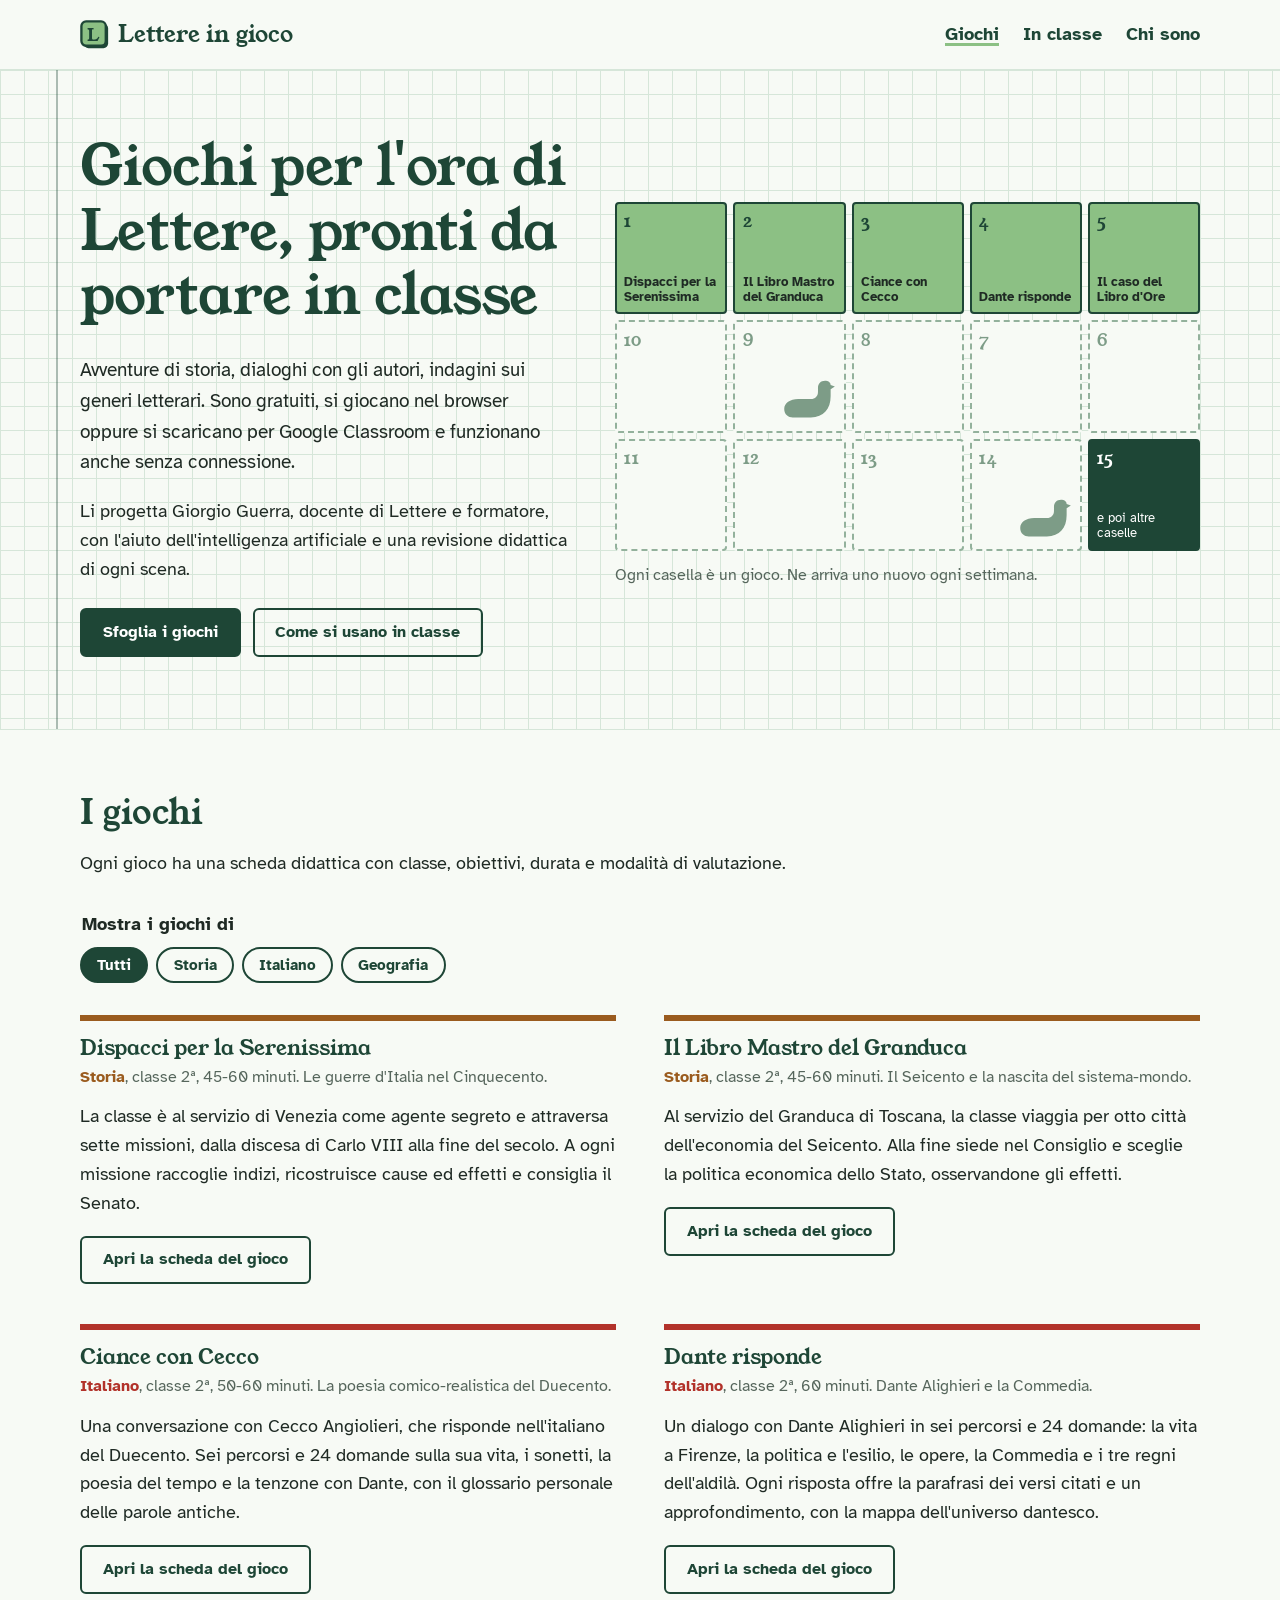
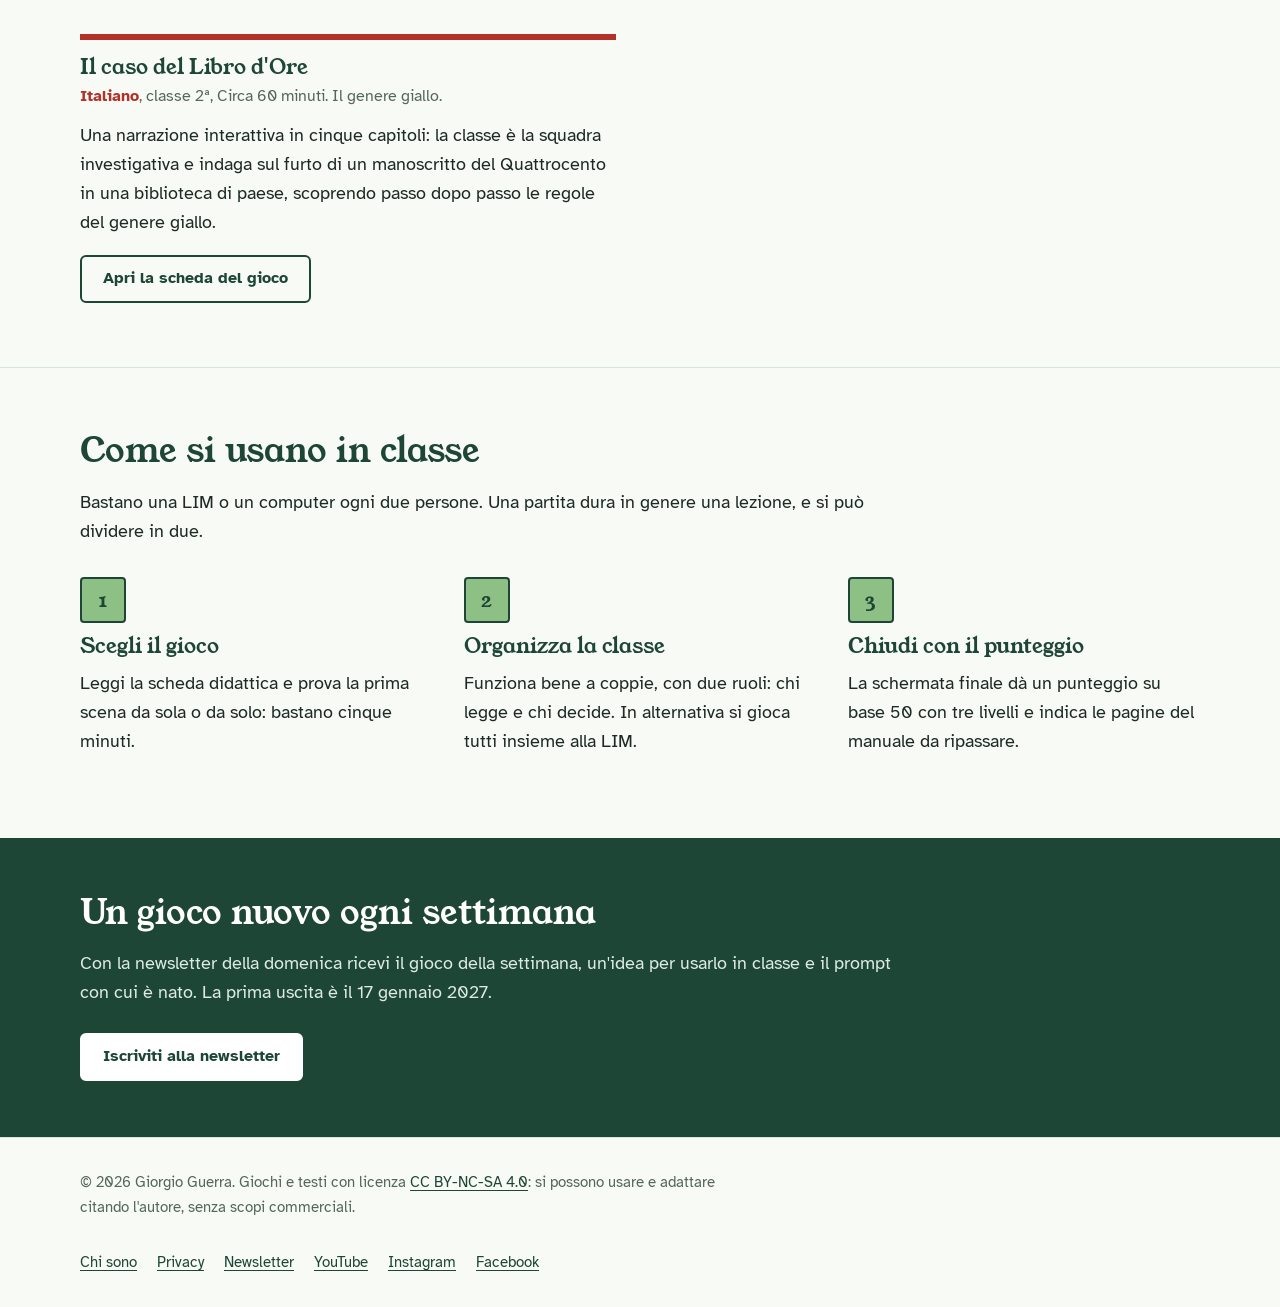
<file: index.html>
<!doctype html>
<html lang="it">
<head>
<meta charset="utf-8">
<meta name="viewport" content="width=device-width, initial-scale=1">
<title>Lettere in gioco</title>
<meta name="description" content="Giochi didattici gratuiti per italiano, storia e geografia nella scuola secondaria di primo grado, pronti da usare in classe o su Google Classroom.">
<meta name="author" content="Giorgio Guerra">
<link rel="icon" href="assets/icona.svg" type="image/svg+xml">
<link rel="preload" href="assets/fonts/young-serif-latin-400-normal.woff2" as="font" type="font/woff2" crossorigin>
<link rel="stylesheet" href="assets/stile.css">
</head>
<body>
<a class="salta" href="#principale">Vai al contenuto</a>
<header class="testata">
  <div class="contenitore">
    <a class="marchio" href="index.html"><svg viewBox="0 0 32 32" aria-hidden="true"><rect x="4" y="4" width="26" height="26" rx="5" fill="#1e4636"/><rect x="1.5" y="1.5" width="26" height="26" rx="5" fill="#8cc084" stroke="#1e4636" stroke-width="2.5"/><text x="14.5" y="22.5" text-anchor="middle" font-family="Young Serif, Georgia, serif" font-size="19" fill="#1e4636">L</text></svg>Lettere in gioco</a>
    <nav aria-label="Menu principale"><ul class="menu">
      <li><a href="index.html#giochi" aria-current="page">Giochi</a></li>
      <li><a href="index.html#in-classe">In classe</a></li>
      <li><a href="chi-sono/index.html">Chi sono</a></li>
    </ul></nav>
  </div>
</header>
<main id="principale">

<section class="apertura">
  <div class="contenitore">
    <div>
      <h1>Giochi per l'ora di Lettere, pronti da portare in classe</h1>
      <p class="sottotitolo">Avventure di storia, dialoghi con gli autori, indagini sui generi letterari. Sono gratuiti, si giocano nel browser oppure si scaricano per Google Classroom e funzionano anche senza connessione.</p>
      <p>Li progetta Giorgio Guerra, docente di Lettere e formatore, con l'aiuto dell'intelligenza artificiale e una revisione didattica di ogni scena.</p>
      <div class="azioni">
        <a class="pulsante" href="#giochi">Sfoglia i giochi</a>
        <a class="pulsante secondario" href="#in-classe">Come si usano in classe</a>
      </div>
    </div>
    <figure class="tabellone"><ol class="caselle" aria-label="I giochi pubblicati"><li class="casella gioco" style="--r:1;--c:1"><span class="numero">1</span><a href="giochi/dispacci-per-la-serenissima/index.html">Dispacci per la Serenissima</a></li><li class="casella gioco" style="--r:1;--c:2"><span class="numero">2</span><a href="giochi/il-libro-mastro-del-granduca/index.html">Il Libro Mastro del Granduca</a></li><li class="casella gioco" style="--r:1;--c:3"><span class="numero">3</span><a href="giochi/ciance-con-cecco/index.html">Ciance con Cecco</a></li><li class="casella gioco" style="--r:1;--c:4"><span class="numero">4</span><a href="giochi/dante-risponde/index.html">Dante risponde</a></li><li class="casella gioco" style="--r:1;--c:5"><span class="numero">5</span><a href="giochi/il-caso-del-libro-d-ore/index.html">Il caso del Libro d&#x27;Ore</a></li><li class="casella libera" style="--r:2;--c:5" aria-hidden="true"><span class="numero">6</span></li><li class="casella libera" style="--r:2;--c:4" aria-hidden="true"><span class="numero">7</span></li><li class="casella libera" style="--r:2;--c:3" aria-hidden="true"><span class="numero">8</span></li><li class="casella libera" style="--r:2;--c:2" aria-hidden="true"><span class="numero">9</span><svg class="oca" viewBox="0 0 40 32" aria-hidden="true"><path fill="currentColor" d="M3 22c0-4 4-7 10-7h9c3 0 5-2 5-5V7c0-3 2-5 5-5 2 0 4 1 4 3l3 1-3 2v5c0 9-5 15-14 15H9c-3 0-6-2-6-6z"/></svg></li><li class="casella libera" style="--r:2;--c:1" aria-hidden="true"><span class="numero">10</span></li><li class="casella libera" style="--r:3;--c:1" aria-hidden="true"><span class="numero">11</span></li><li class="casella libera" style="--r:3;--c:2" aria-hidden="true"><span class="numero">12</span></li><li class="casella libera" style="--r:3;--c:3" aria-hidden="true"><span class="numero">13</span></li><li class="casella libera" style="--r:3;--c:4" aria-hidden="true"><span class="numero">14</span><svg class="oca" viewBox="0 0 40 32" aria-hidden="true"><path fill="currentColor" d="M3 22c0-4 4-7 10-7h9c3 0 5-2 5-5V7c0-3 2-5 5-5 2 0 4 1 4 3l3 1-3 2v5c0 9-5 15-14 15H9c-3 0-6-2-6-6z"/></svg></li><li class="casella arrivo" style="--r:3;--c:5"><span class="numero">15</span><span>e poi altre caselle</span></li></ol><figcaption>Ogni casella è un gioco. Ne arriva uno nuovo ogni settimana.</figcaption></figure>
  </div>
</section>

<section class="sezione" id="giochi" aria-labelledby="titolo-giochi">
  <div class="contenitore">
    <div class="intro">
      <h2 id="titolo-giochi">I giochi</h2>
      <p>Ogni gioco ha una scheda didattica con classe, obiettivi, durata e modalità di valutazione.</p>
    </div>
    <fieldset class="filtri">
      <legend>Mostra i giochi di</legend>
      <button type="button" class="filtro" aria-pressed="true" data-filtro="tutti">Tutti</button><button type="button" class="filtro" aria-pressed="false" data-filtro="Storia">Storia</button><button type="button" class="filtro" aria-pressed="false" data-filtro="Italiano">Italiano</button><button type="button" class="filtro" aria-pressed="false" data-filtro="Geografia">Geografia</button>
    </fieldset>
    <ul class="schede">
      <li class="scheda" data-disciplina="Storia">
  <h3><a href="giochi/dispacci-per-la-serenissima/index.html">Dispacci per la Serenissima</a></h3>
  <p class="dati"><span class="disciplina">Storia</span>, classe 2ª, 45-60 minuti. Le guerre d&#x27;Italia nel Cinquecento.</p>
  <p>La classe è al servizio di Venezia come agente segreto e attraversa sette missioni, dalla discesa di Carlo VIII alla fine del secolo. A ogni missione raccoglie indizi, ricostruisce cause ed effetti e consiglia il Senato.</p>
  <a class="pulsante secondario" href="giochi/dispacci-per-la-serenissima/index.html">Apri la scheda del gioco</a>
</li><li class="scheda" data-disciplina="Storia">
  <h3><a href="giochi/il-libro-mastro-del-granduca/index.html">Il Libro Mastro del Granduca</a></h3>
  <p class="dati"><span class="disciplina">Storia</span>, classe 2ª, 45-60 minuti. Il Seicento e la nascita del sistema-mondo.</p>
  <p>Al servizio del Granduca di Toscana, la classe viaggia per otto città dell&#x27;economia del Seicento. Alla fine siede nel Consiglio e sceglie la politica economica dello Stato, osservandone gli effetti.</p>
  <a class="pulsante secondario" href="giochi/il-libro-mastro-del-granduca/index.html">Apri la scheda del gioco</a>
</li><li class="scheda" data-disciplina="Italiano">
  <h3><a href="giochi/ciance-con-cecco/index.html">Ciance con Cecco</a></h3>
  <p class="dati"><span class="disciplina">Italiano</span>, classe 2ª, 50-60 minuti. La poesia comico-realistica del Duecento.</p>
  <p>Una conversazione con Cecco Angiolieri, che risponde nell&#x27;italiano del Duecento. Sei percorsi e 24 domande sulla sua vita, i sonetti, la poesia del tempo e la tenzone con Dante, con il glossario personale delle parole antiche.</p>
  <a class="pulsante secondario" href="giochi/ciance-con-cecco/index.html">Apri la scheda del gioco</a>
</li><li class="scheda" data-disciplina="Italiano">
  <h3><a href="giochi/dante-risponde/index.html">Dante risponde</a></h3>
  <p class="dati"><span class="disciplina">Italiano</span>, classe 2ª, 60 minuti. Dante Alighieri e la Commedia.</p>
  <p>Un dialogo con Dante Alighieri in sei percorsi e 24 domande: la vita a Firenze, la politica e l&#x27;esilio, le opere, la Commedia e i tre regni dell&#x27;aldilà. Ogni risposta offre la parafrasi dei versi citati e un approfondimento, con la mappa dell&#x27;universo dantesco.</p>
  <a class="pulsante secondario" href="giochi/dante-risponde/index.html">Apri la scheda del gioco</a>
</li><li class="scheda" data-disciplina="Italiano">
  <h3><a href="giochi/il-caso-del-libro-d-ore/index.html">Il caso del Libro d&#x27;Ore</a></h3>
  <p class="dati"><span class="disciplina">Italiano</span>, classe 2ª, Circa 60 minuti. Il genere giallo.</p>
  <p>Una narrazione interattiva in cinque capitoli: la classe è la squadra investigativa e indaga sul furto di un manoscritto del Quattrocento in una biblioteca di paese, scoprendo passo dopo passo le regole del genere giallo.</p>
  <a class="pulsante secondario" href="giochi/il-caso-del-libro-d-ore/index.html">Apri la scheda del gioco</a>
</li>
    </ul>
    <p class="vuoto" id="nessun-gioco" hidden>Il primo gioco di questa disciplina è in preparazione.</p>
  </div>
</section>

<section class="sezione" id="in-classe" aria-labelledby="titolo-classe">
  <div class="contenitore">
    <div class="intro">
      <h2 id="titolo-classe">Come si usano in classe</h2>
      <p>Bastano una LIM o un computer ogni due persone. Una partita dura in genere una lezione, e si può dividere in due.</p>
    </div>
    <ol class="passi">
      <li><h3>Scegli il gioco</h3><p>Leggi la scheda didattica e prova la prima scena da sola o da solo: bastano cinque minuti.</p></li>
      <li><h3>Organizza la classe</h3><p>Funziona bene a coppie, con due ruoli: chi legge e chi decide. In alternativa si gioca tutti insieme alla LIM.</p></li>
      <li><h3>Chiudi con il punteggio</h3><p>La schermata finale dà un punteggio su base 50 con tre livelli e indica le pagine del manuale da ripassare.</p></li>
    </ol>
  </div>
</section>

<section class="newsletter" aria-labelledby="titolo-newsletter">
  <div class="contenitore">
    <h2 id="titolo-newsletter">Un gioco nuovo ogni settimana</h2>
    <p>Con la newsletter della domenica ricevi il gioco della settimana, un'idea per usarlo in classe e il prompt con cui è nato. La prima uscita è il 17 gennaio 2027.</p>
    <a class="pulsante" href="https://lettereingioco.substack.com/subscribe" target="_blank" rel="noopener">Iscriviti alla newsletter</a>
  </div>
</section>

<script>
(function () {
  var bottoni = document.querySelectorAll('.filtro');
  var schede = document.querySelectorAll('.scheda');
  var vuoto = document.getElementById('nessun-gioco');
  bottoni.forEach(function (b) {
    b.addEventListener('click', function () {
      var f = b.getAttribute('data-filtro'), visibili = 0;
      bottoni.forEach(function (x) { x.setAttribute('aria-pressed', String(x === b)); });
      schede.forEach(function (s) {
        var mostra = f === 'tutti' || s.getAttribute('data-disciplina') === f;
        s.hidden = !mostra; if (mostra) visibili++;
      });
      vuoto.hidden = visibili > 0;
    });
  });
})();
</script>

</main>
<footer class="piede">
  <div class="contenitore">
    <p>© 2026 Giorgio Guerra. Giochi e testi con licenza <a href="https://creativecommons.org/licenses/by-nc-sa/4.0/deed.it" target="_blank" rel="noopener">CC BY-NC-SA 4.0</a>: si possono usare e adattare citando l'autore, senza scopi commerciali.</p>
    <ul>
      <li><a href="chi-sono/index.html">Chi sono</a></li>
      <li><a href="privacy/index.html">Privacy</a></li>
      <li><a href="https://lettereingioco.substack.com/subscribe" target="_blank" rel="noopener">Newsletter</a></li>
      <li><a href="https://www.youtube.com/@lettereingioco" target="_blank" rel="noopener">YouTube</a></li>
      <li><a href="https://www.instagram.com/lettereingioco/" target="_blank" rel="noopener">Instagram</a></li>
      <li><a href="https://www.facebook.com/lettereingioco" target="_blank" rel="noopener">Facebook</a></li>
    </ul>
  </div>
</footer>
</body>
</html>
</file>
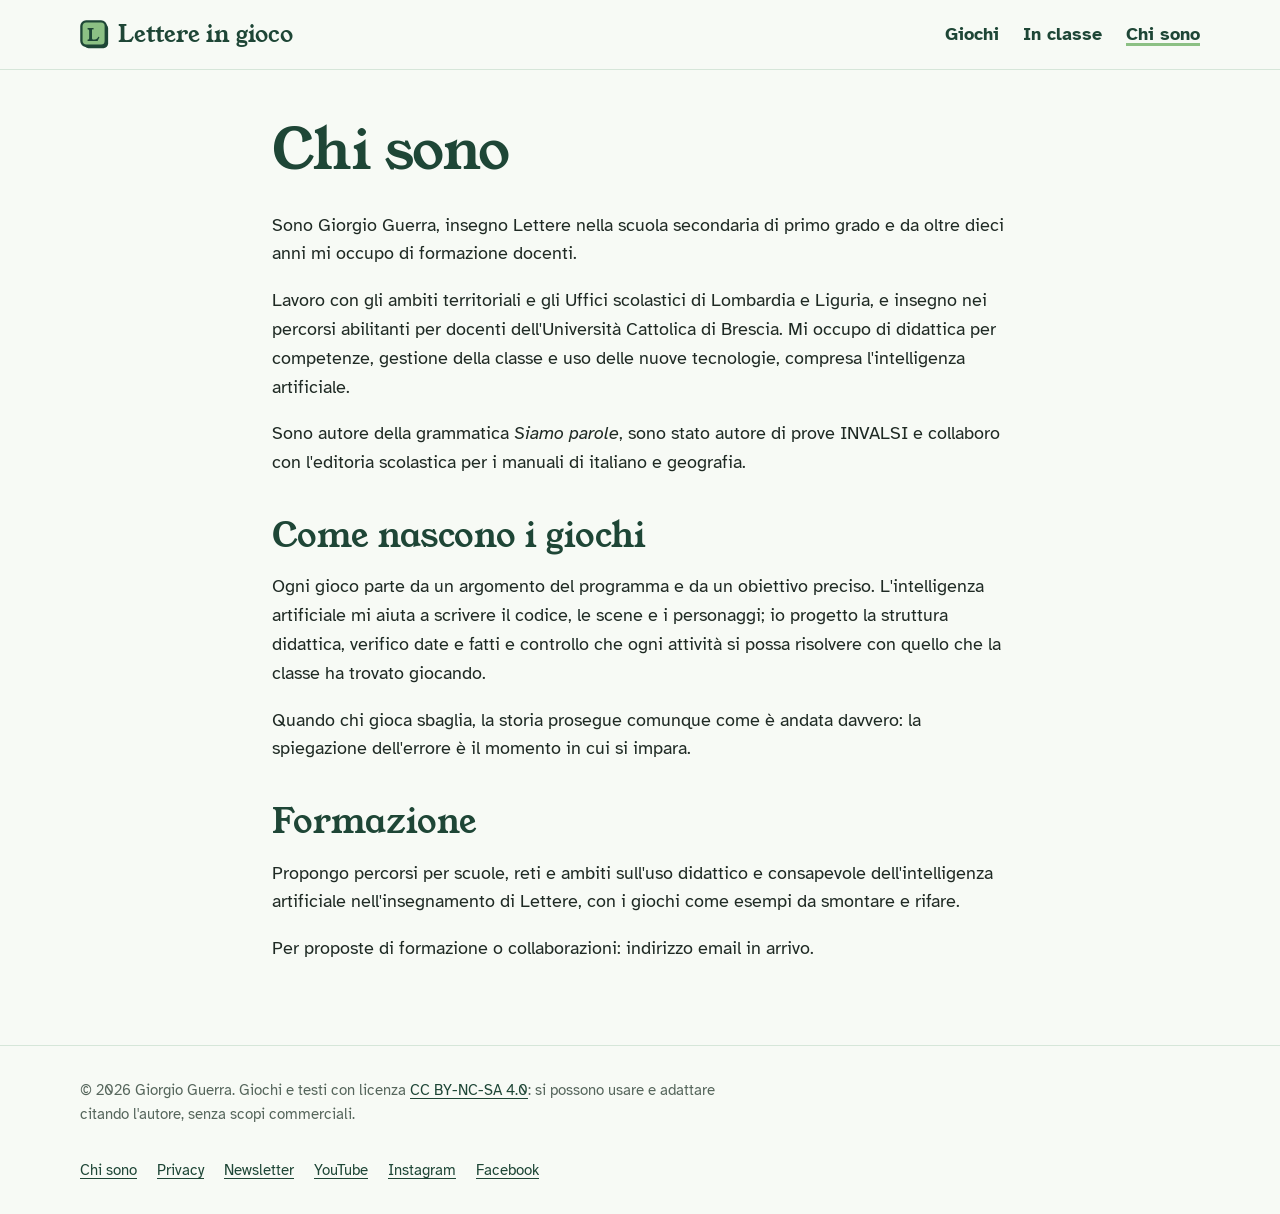
<file: chi-sono/index.html>
<!doctype html>
<html lang="it">
<head>
<meta charset="utf-8">
<meta name="viewport" content="width=device-width, initial-scale=1">
<title>Chi sono | Lettere in gioco</title>
<meta name="description" content="Giorgio Guerra, docente di Lettere e formatore: chi progetta i giochi di Lettere in gioco e come nascono.">
<meta name="author" content="Giorgio Guerra">
<link rel="icon" href="../assets/icona.svg" type="image/svg+xml">
<link rel="preload" href="../assets/fonts/young-serif-latin-400-normal.woff2" as="font" type="font/woff2" crossorigin>
<link rel="stylesheet" href="../assets/stile.css">
</head>
<body>
<a class="salta" href="#principale">Vai al contenuto</a>
<header class="testata">
  <div class="contenitore">
    <a class="marchio" href="../index.html"><svg viewBox="0 0 32 32" aria-hidden="true"><rect x="4" y="4" width="26" height="26" rx="5" fill="#1e4636"/><rect x="1.5" y="1.5" width="26" height="26" rx="5" fill="#8cc084" stroke="#1e4636" stroke-width="2.5"/><text x="14.5" y="22.5" text-anchor="middle" font-family="Young Serif, Georgia, serif" font-size="19" fill="#1e4636">L</text></svg>Lettere in gioco</a>
    <nav aria-label="Menu principale"><ul class="menu">
      <li><a href="../index.html#giochi">Giochi</a></li>
      <li><a href="../index.html#in-classe">In classe</a></li>
      <li><a href="../chi-sono/index.html" aria-current="page">Chi sono</a></li>
    </ul></nav>
  </div>
</header>
<main id="principale">

<article class="pagina">
  <div class="contenitore contenuto">
    <h1>Chi sono</h1>
    <p class="sottotitolo">Sono Giorgio Guerra, insegno Lettere nella scuola secondaria di primo grado e da oltre dieci anni mi occupo di formazione docenti.</p>
    <p>Lavoro con gli ambiti territoriali e gli Uffici scolastici di Lombardia e Liguria, e insegno nei percorsi abilitanti per docenti dell'Università Cattolica di Brescia. Mi occupo di didattica per competenze, gestione della classe e uso delle nuove tecnologie, compresa l'intelligenza artificiale.</p>
    <p>Sono autore della grammatica <i>Siamo parole</i>, sono stato autore di prove INVALSI e collaboro con l'editoria scolastica per i manuali di italiano e geografia.</p>
    <h2>Come nascono i giochi</h2>
    <p>Ogni gioco parte da un argomento del programma e da un obiettivo preciso. L'intelligenza artificiale mi aiuta a scrivere il codice, le scene e i personaggi; io progetto la struttura didattica, verifico date e fatti e controllo che ogni attività si possa risolvere con quello che la classe ha trovato giocando.</p>
    <p>Quando chi gioca sbaglia, la storia prosegue comunque come è andata davvero: la spiegazione dell'errore è il momento in cui si impara.</p>
    <h2>Formazione</h2>
    <p>Propongo percorsi per scuole, reti e ambiti sull'uso didattico e consapevole dell'intelligenza artificiale nell'insegnamento di Lettere, con i giochi come esempi da smontare e rifare.</p>
    <p>Per proposte di formazione o collaborazioni: indirizzo email in arrivo.</p>
  </div>
</article>

</main>
<footer class="piede">
  <div class="contenitore">
    <p>© 2026 Giorgio Guerra. Giochi e testi con licenza <a href="https://creativecommons.org/licenses/by-nc-sa/4.0/deed.it" target="_blank" rel="noopener">CC BY-NC-SA 4.0</a>: si possono usare e adattare citando l'autore, senza scopi commerciali.</p>
    <ul>
      <li><a href="../chi-sono/index.html">Chi sono</a></li>
      <li><a href="../privacy/index.html">Privacy</a></li>
      <li><a href="https://lettereingioco.substack.com/subscribe" target="_blank" rel="noopener">Newsletter</a></li>
      <li><a href="https://www.youtube.com/@lettereingioco" target="_blank" rel="noopener">YouTube</a></li>
      <li><a href="https://www.instagram.com/lettereingioco/" target="_blank" rel="noopener">Instagram</a></li>
      <li><a href="https://www.facebook.com/lettereingioco" target="_blank" rel="noopener">Facebook</a></li>
    </ul>
  </div>
</footer>
</body>
</html>
</file>
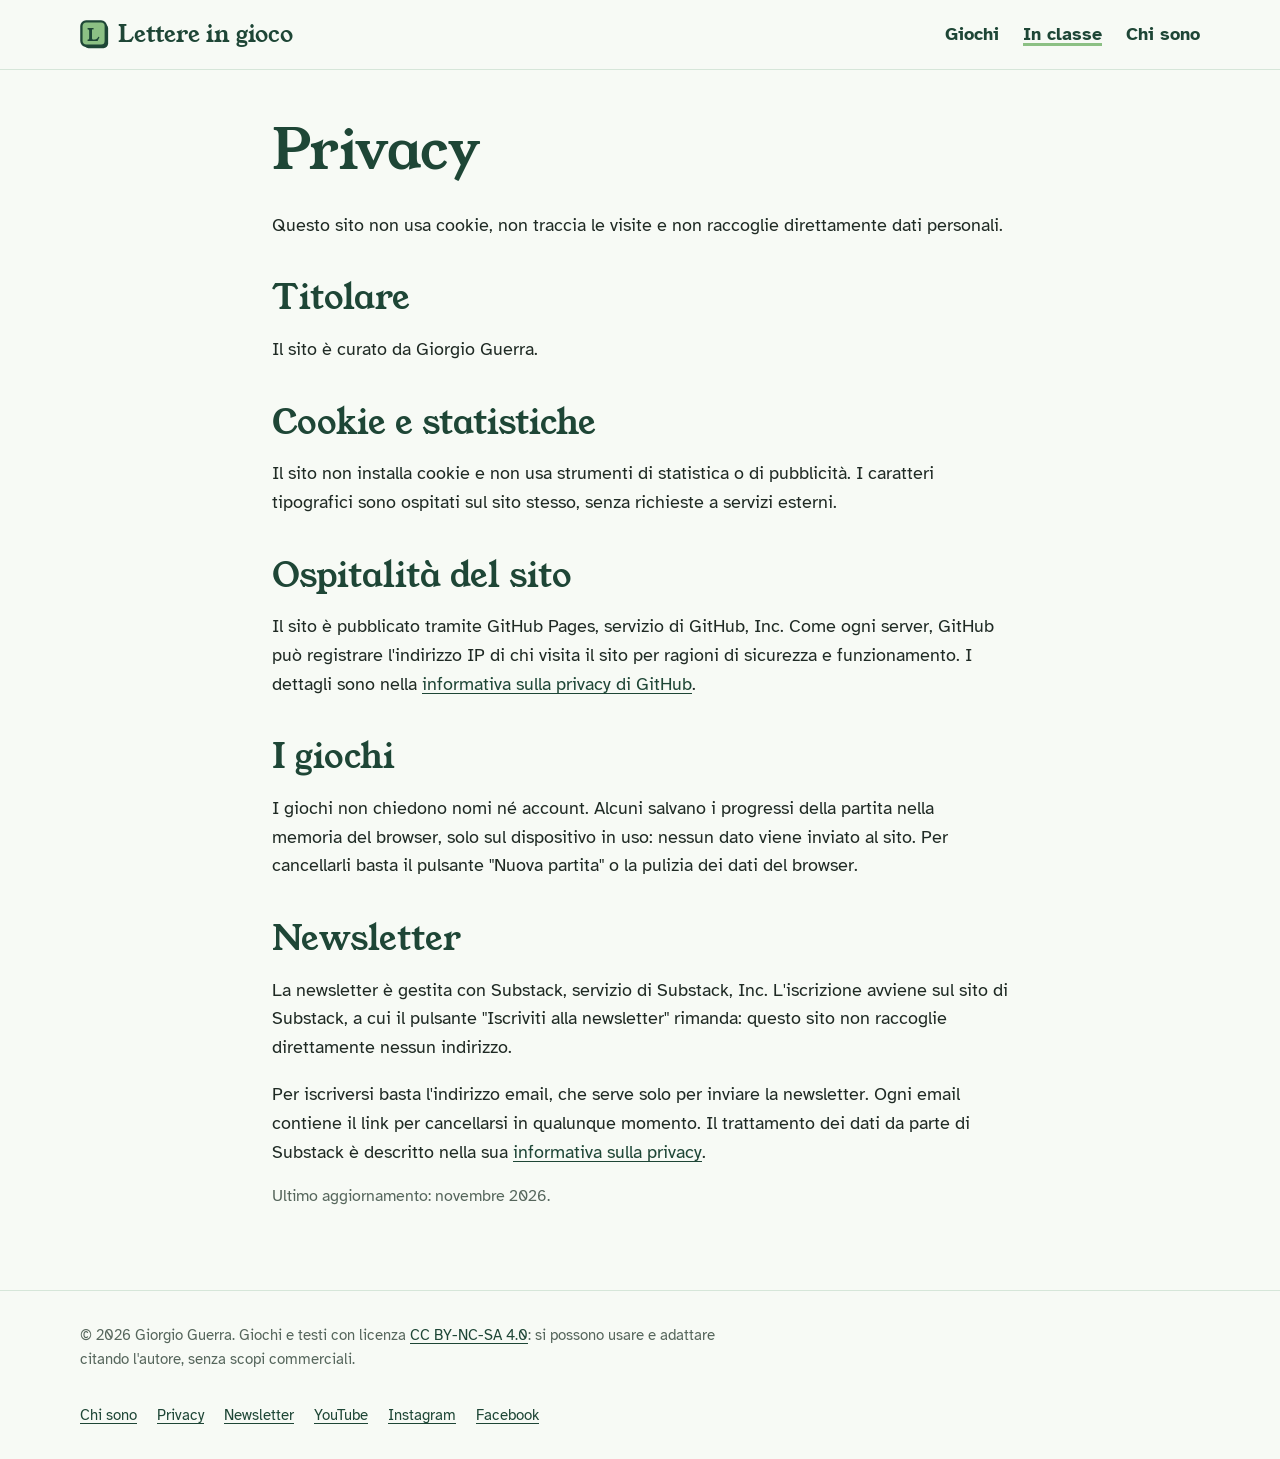
<file: privacy/index.html>
<!doctype html>
<html lang="it">
<head>
<meta charset="utf-8">
<meta name="viewport" content="width=device-width, initial-scale=1">
<title>Privacy | Lettere in gioco</title>
<meta name="description" content="Informativa sulla privacy del sito Lettere in gioco.">
<meta name="author" content="Giorgio Guerra">
<link rel="icon" href="../assets/icona.svg" type="image/svg+xml">
<link rel="preload" href="../assets/fonts/young-serif-latin-400-normal.woff2" as="font" type="font/woff2" crossorigin>
<link rel="stylesheet" href="../assets/stile.css">
</head>
<body>
<a class="salta" href="#principale">Vai al contenuto</a>
<header class="testata">
  <div class="contenitore">
    <a class="marchio" href="../index.html"><svg viewBox="0 0 32 32" aria-hidden="true"><rect x="4" y="4" width="26" height="26" rx="5" fill="#1e4636"/><rect x="1.5" y="1.5" width="26" height="26" rx="5" fill="#8cc084" stroke="#1e4636" stroke-width="2.5"/><text x="14.5" y="22.5" text-anchor="middle" font-family="Young Serif, Georgia, serif" font-size="19" fill="#1e4636">L</text></svg>Lettere in gioco</a>
    <nav aria-label="Menu principale"><ul class="menu">
      <li><a href="../index.html#giochi">Giochi</a></li>
      <li><a href="../index.html#in-classe" aria-current="page">In classe</a></li>
      <li><a href="../chi-sono/index.html">Chi sono</a></li>
    </ul></nav>
  </div>
</header>
<main id="principale">

<article class="pagina">
  <div class="contenitore contenuto">
    <h1>Privacy</h1>
    <p class="sottotitolo">Questo sito non usa cookie, non traccia le visite e non raccoglie direttamente dati personali.</p>
    <h2>Titolare</h2>
    <p>Il sito è curato da Giorgio Guerra.</p>
    <h2>Cookie e statistiche</h2>
    <p>Il sito non installa cookie e non usa strumenti di statistica o di pubblicità. I caratteri tipografici sono ospitati sul sito stesso, senza richieste a servizi esterni.</p>
    <h2>Ospitalità del sito</h2>
    <p>Il sito è pubblicato tramite GitHub Pages, servizio di GitHub, Inc. Come ogni server, GitHub può registrare l'indirizzo IP di chi visita il sito per ragioni di sicurezza e funzionamento. I dettagli sono nella <a href="https://docs.github.com/it/site-policy/privacy-policies/github-general-privacy-statement" target="_blank" rel="noopener">informativa sulla privacy di GitHub</a>.</p>
    <h2>I giochi</h2>
    <p>I giochi non chiedono nomi né account. Alcuni salvano i progressi della partita nella memoria del browser, solo sul dispositivo in uso: nessun dato viene inviato al sito. Per cancellarli basta il pulsante "Nuova partita" o la pulizia dei dati del browser.</p>
    <h2>Newsletter</h2>
    <p>La newsletter è gestita con Substack, servizio di Substack, Inc. L'iscrizione avviene sul sito di Substack, a cui il pulsante "Iscriviti alla newsletter" rimanda: questo sito non raccoglie direttamente nessun indirizzo.</p>
    <p>Per iscriversi basta l'indirizzo email, che serve solo per inviare la newsletter. Ogni email contiene il link per cancellarsi in qualunque momento. Il trattamento dei dati da parte di Substack è descritto nella sua <a href="https://substack.com/privacy" target="_blank" rel="noopener">informativa sulla privacy</a>.</p>
    <p class="nota">Ultimo aggiornamento: novembre 2026.</p>
  </div>
</article>

</main>
<footer class="piede">
  <div class="contenitore">
    <p>© 2026 Giorgio Guerra. Giochi e testi con licenza <a href="https://creativecommons.org/licenses/by-nc-sa/4.0/deed.it" target="_blank" rel="noopener">CC BY-NC-SA 4.0</a>: si possono usare e adattare citando l'autore, senza scopi commerciali.</p>
    <ul>
      <li><a href="../chi-sono/index.html">Chi sono</a></li>
      <li><a href="../privacy/index.html">Privacy</a></li>
      <li><a href="https://lettereingioco.substack.com/subscribe" target="_blank" rel="noopener">Newsletter</a></li>
      <li><a href="https://www.youtube.com/@lettereingioco" target="_blank" rel="noopener">YouTube</a></li>
      <li><a href="https://www.instagram.com/lettereingioco/" target="_blank" rel="noopener">Instagram</a></li>
      <li><a href="https://www.facebook.com/lettereingioco" target="_blank" rel="noopener">Facebook</a></li>
    </ul>
  </div>
</footer>
</body>
</html>
</file>
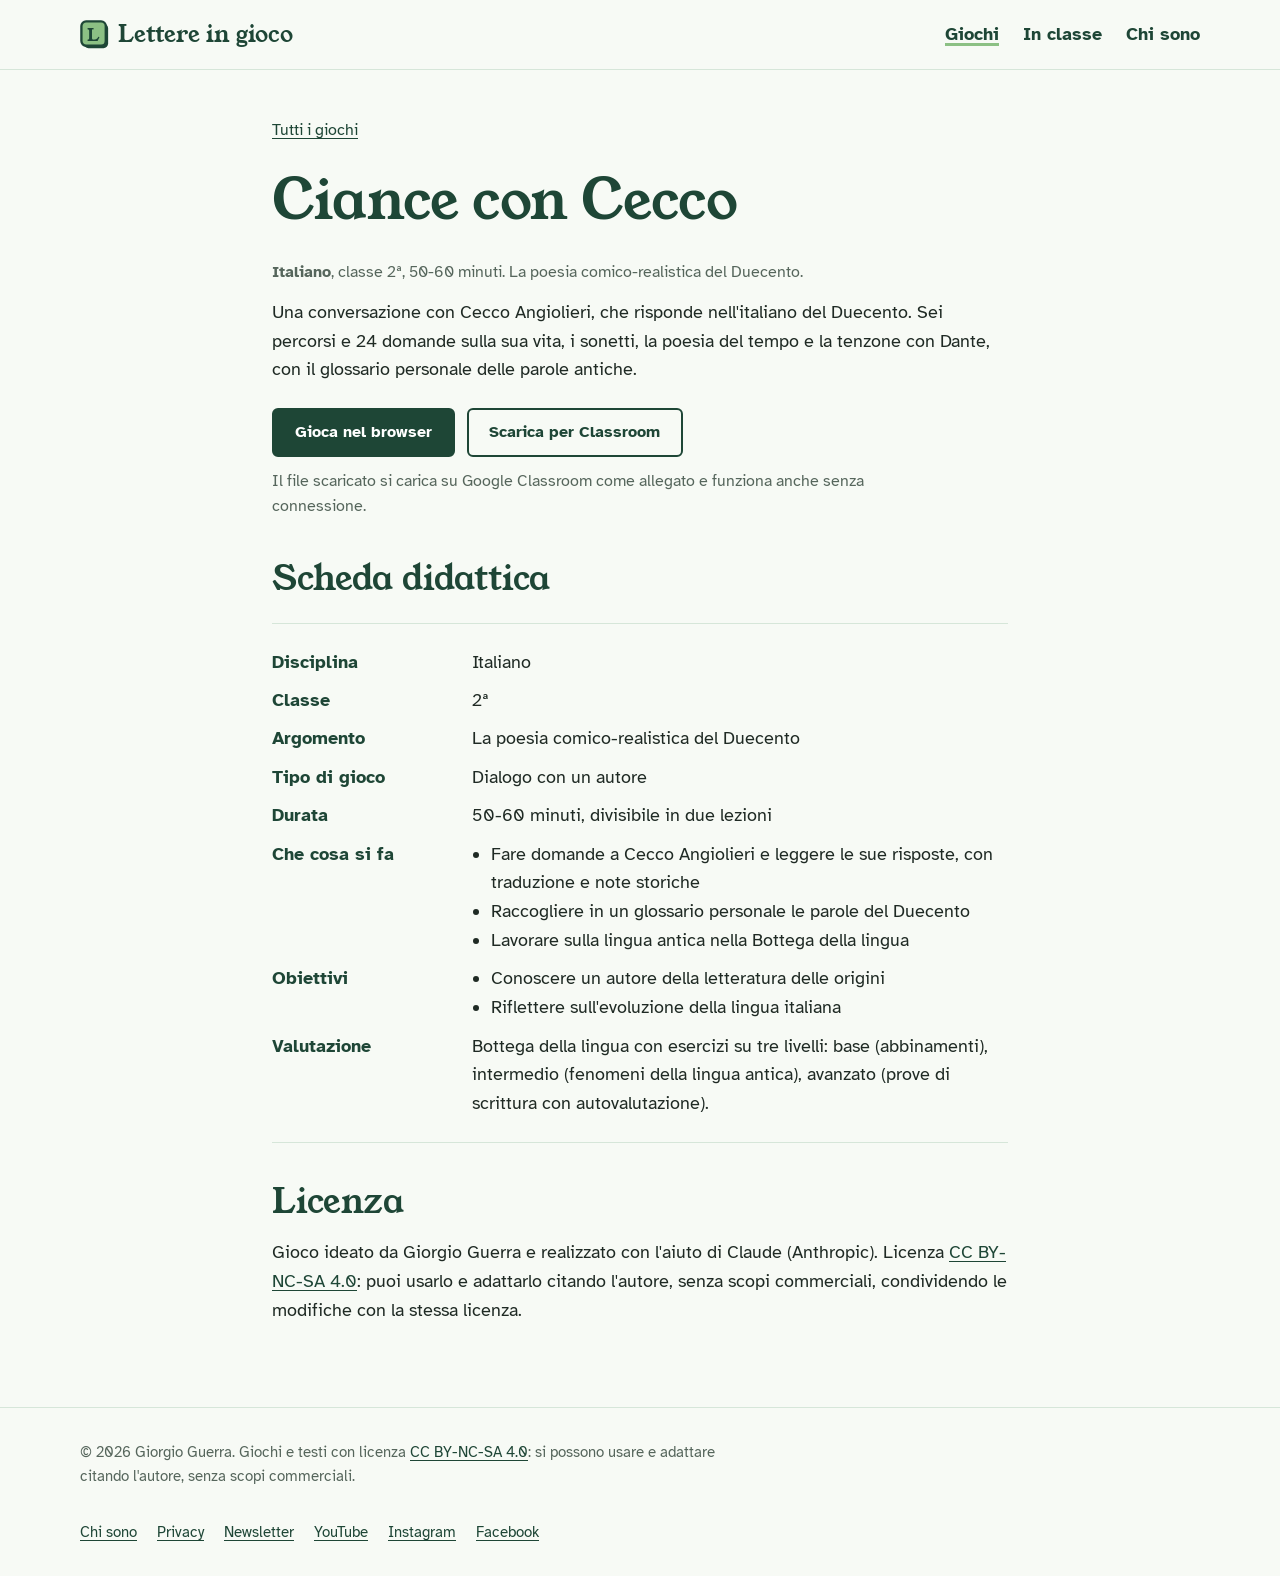
<file: giochi/ciance-con-cecco/index.html>
<!doctype html>
<html lang="it">
<head>
<meta charset="utf-8">
<meta name="viewport" content="width=device-width, initial-scale=1">
<title>Ciance con Cecco | Lettere in gioco</title>
<meta name="description" content="Una conversazione con Cecco Angiolieri, che risponde nell&#x27;italiano del Duecento. Sei percorsi e 24 domande sulla sua vita, i sonetti, la poesia del tempo e la tenzone con Dante, con il glossario personale delle parole antiche.">
<meta name="author" content="Giorgio Guerra">
<link rel="icon" href="../../assets/icona.svg" type="image/svg+xml">
<link rel="preload" href="../../assets/fonts/young-serif-latin-400-normal.woff2" as="font" type="font/woff2" crossorigin>
<link rel="stylesheet" href="../../assets/stile.css">
</head>
<body>
<a class="salta" href="#principale">Vai al contenuto</a>
<header class="testata">
  <div class="contenitore">
    <a class="marchio" href="../../index.html"><svg viewBox="0 0 32 32" aria-hidden="true"><rect x="4" y="4" width="26" height="26" rx="5" fill="#1e4636"/><rect x="1.5" y="1.5" width="26" height="26" rx="5" fill="#8cc084" stroke="#1e4636" stroke-width="2.5"/><text x="14.5" y="22.5" text-anchor="middle" font-family="Young Serif, Georgia, serif" font-size="19" fill="#1e4636">L</text></svg>Lettere in gioco</a>
    <nav aria-label="Menu principale"><ul class="menu">
      <li><a href="../../index.html#giochi" aria-current="page">Giochi</a></li>
      <li><a href="../../index.html#in-classe">In classe</a></li>
      <li><a href="../../chi-sono/index.html">Chi sono</a></li>
    </ul></nav>
  </div>
</header>
<main id="principale">

<article class="pagina">
  <div class="contenitore contenuto">
    <p class="briciole"><a href="../../index.html#giochi">Tutti i giochi</a></p>
    <h1>Ciance con Cecco</h1>
    <p class="dati"><span class="disciplina">Italiano</span>, classe 2ª, 50-60 minuti. La poesia comico-realistica del Duecento.</p>
    <p class="sottotitolo">Una conversazione con Cecco Angiolieri, che risponde nell&#x27;italiano del Duecento. Sei percorsi e 24 domande sulla sua vita, i sonetti, la poesia del tempo e la tenzone con Dante, con il glossario personale delle parole antiche.</p>
    <div class="azioni"><a class="pulsante" href="gioco.html">Gioca nel browser</a><a class="pulsante secondario" href="gioco.html" download="ciance-con-cecco.html">Scarica per Classroom</a></div>
    <p class="nota">Il file scaricato si carica su Google Classroom come allegato e funziona anche senza connessione.</p>
    <h2>Scheda didattica</h2>
    <dl class="scheda-didattica"><dt>Disciplina</dt><dd>Italiano</dd><dt>Classe</dt><dd>2ª</dd><dt>Argomento</dt><dd>La poesia comico-realistica del Duecento</dd><dt>Tipo di gioco</dt><dd>Dialogo con un autore</dd><dt>Durata</dt><dd>50-60 minuti, divisibile in due lezioni</dd><dt>Che cosa si fa</dt><dd><ul><li>Fare domande a Cecco Angiolieri e leggere le sue risposte, con traduzione e note storiche</li><li>Raccogliere in un glossario personale le parole del Duecento</li><li>Lavorare sulla lingua antica nella Bottega della lingua</li></ul></dd><dt>Obiettivi</dt><dd><ul><li>Conoscere un autore della letteratura delle origini</li><li>Riflettere sull&#x27;evoluzione della lingua italiana</li></ul></dd><dt>Valutazione</dt><dd>Bottega della lingua con esercizi su tre livelli: base (abbinamenti), intermedio (fenomeni della lingua antica), avanzato (prove di scrittura con autovalutazione).</dd></dl>
    <h2>Licenza</h2>
    <p>Gioco ideato da Giorgio Guerra e realizzato con l'aiuto di Claude (Anthropic). Licenza <a href="https://creativecommons.org/licenses/by-nc-sa/4.0/deed.it" target="_blank" rel="noopener">CC BY-NC-SA 4.0</a>: puoi usarlo e adattarlo citando l'autore, senza scopi commerciali, condividendo le modifiche con la stessa licenza.</p>
  </div>
</article>

</main>
<footer class="piede">
  <div class="contenitore">
    <p>© 2026 Giorgio Guerra. Giochi e testi con licenza <a href="https://creativecommons.org/licenses/by-nc-sa/4.0/deed.it" target="_blank" rel="noopener">CC BY-NC-SA 4.0</a>: si possono usare e adattare citando l'autore, senza scopi commerciali.</p>
    <ul>
      <li><a href="../../chi-sono/index.html">Chi sono</a></li>
      <li><a href="../../privacy/index.html">Privacy</a></li>
      <li><a href="https://lettereingioco.substack.com/subscribe" target="_blank" rel="noopener">Newsletter</a></li>
      <li><a href="https://www.youtube.com/@lettereingioco" target="_blank" rel="noopener">YouTube</a></li>
      <li><a href="https://www.instagram.com/lettereingioco/" target="_blank" rel="noopener">Instagram</a></li>
      <li><a href="https://www.facebook.com/lettereingioco" target="_blank" rel="noopener">Facebook</a></li>
    </ul>
  </div>
</footer>
</body>
</html>
</file>
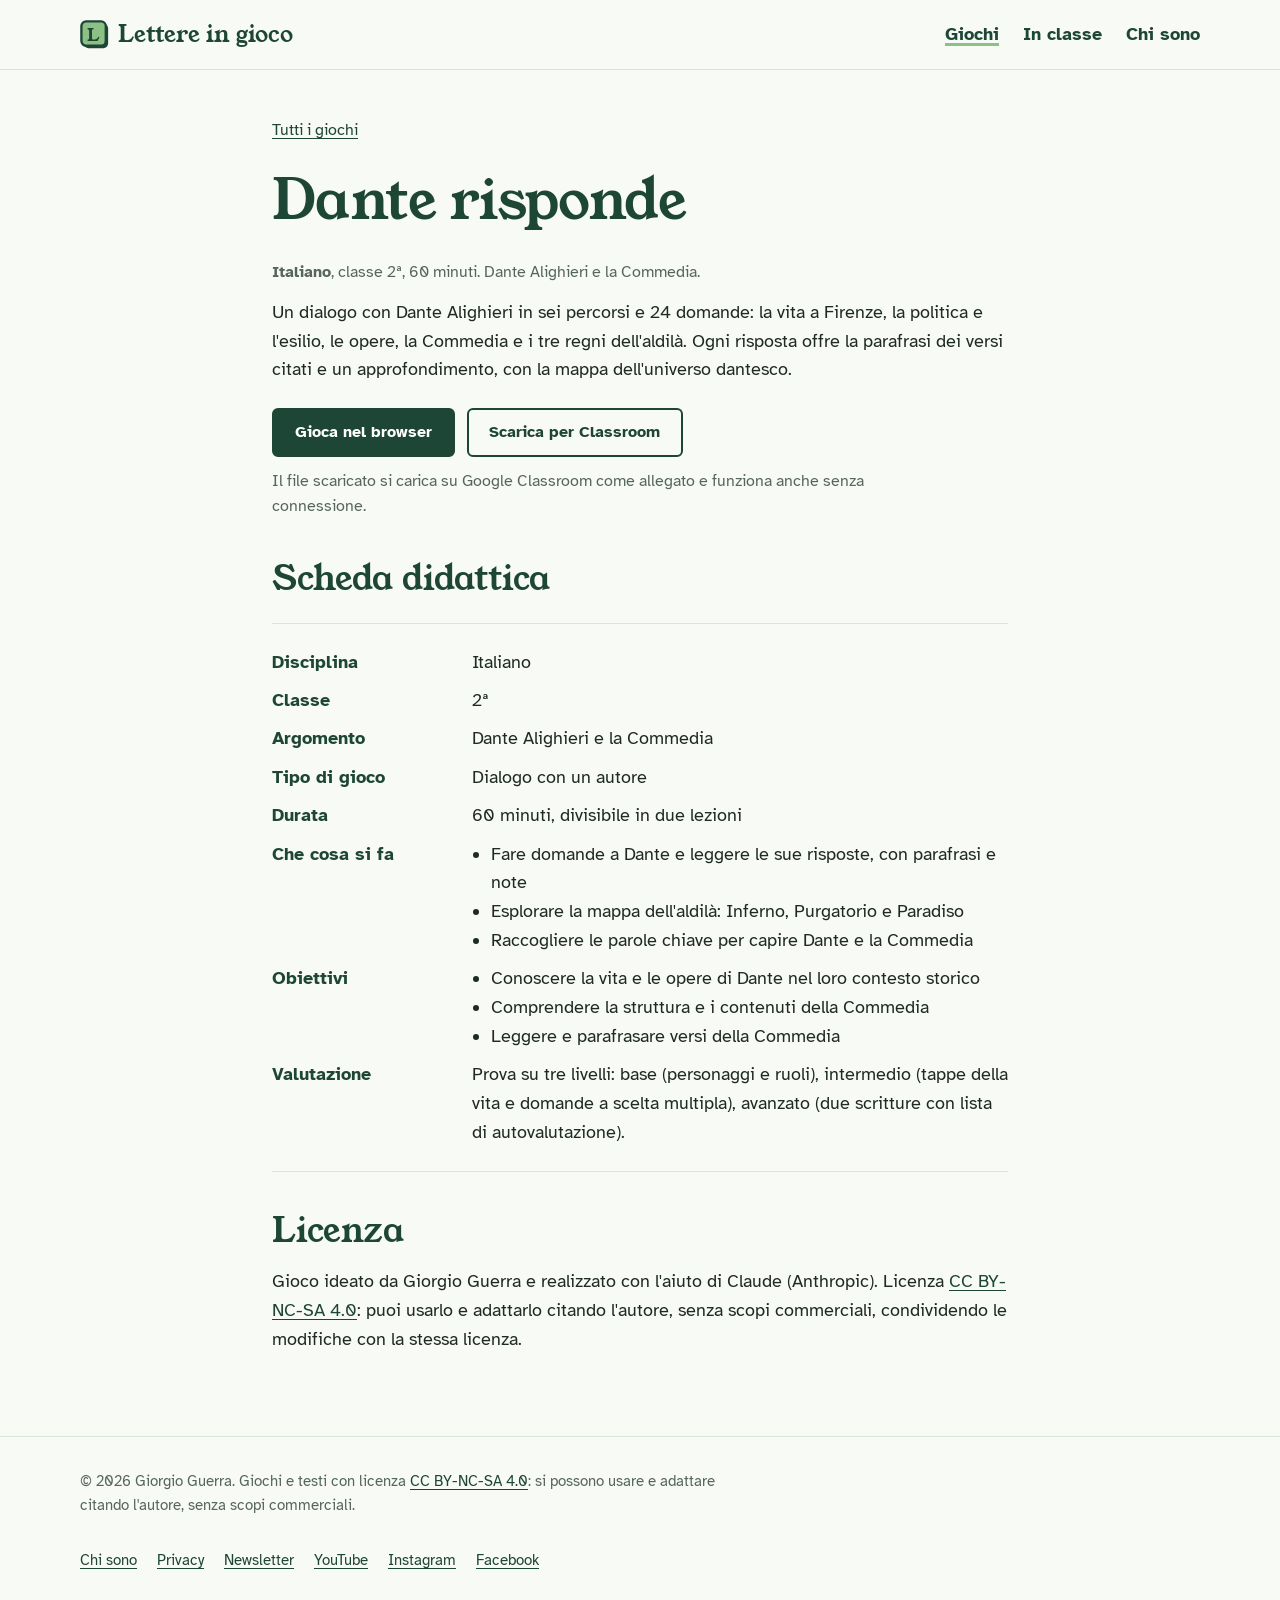
<file: giochi/dante-risponde/index.html>
<!doctype html>
<html lang="it">
<head>
<meta charset="utf-8">
<meta name="viewport" content="width=device-width, initial-scale=1">
<title>Dante risponde | Lettere in gioco</title>
<meta name="description" content="Un dialogo con Dante Alighieri in sei percorsi e 24 domande: la vita a Firenze, la politica e l&#x27;esilio, le opere, la Commedia e i tre regni dell&#x27;aldilà. Ogni risposta offre la parafrasi dei versi citati e un approfondimento, con la mappa dell&#x27;universo dantesco.">
<meta name="author" content="Giorgio Guerra">
<link rel="icon" href="../../assets/icona.svg" type="image/svg+xml">
<link rel="preload" href="../../assets/fonts/young-serif-latin-400-normal.woff2" as="font" type="font/woff2" crossorigin>
<link rel="stylesheet" href="../../assets/stile.css">
</head>
<body>
<a class="salta" href="#principale">Vai al contenuto</a>
<header class="testata">
  <div class="contenitore">
    <a class="marchio" href="../../index.html"><svg viewBox="0 0 32 32" aria-hidden="true"><rect x="4" y="4" width="26" height="26" rx="5" fill="#1e4636"/><rect x="1.5" y="1.5" width="26" height="26" rx="5" fill="#8cc084" stroke="#1e4636" stroke-width="2.5"/><text x="14.5" y="22.5" text-anchor="middle" font-family="Young Serif, Georgia, serif" font-size="19" fill="#1e4636">L</text></svg>Lettere in gioco</a>
    <nav aria-label="Menu principale"><ul class="menu">
      <li><a href="../../index.html#giochi" aria-current="page">Giochi</a></li>
      <li><a href="../../index.html#in-classe">In classe</a></li>
      <li><a href="../../chi-sono/index.html">Chi sono</a></li>
    </ul></nav>
  </div>
</header>
<main id="principale">

<article class="pagina">
  <div class="contenitore contenuto">
    <p class="briciole"><a href="../../index.html#giochi">Tutti i giochi</a></p>
    <h1>Dante risponde</h1>
    <p class="dati"><span class="disciplina">Italiano</span>, classe 2ª, 60 minuti. Dante Alighieri e la Commedia.</p>
    <p class="sottotitolo">Un dialogo con Dante Alighieri in sei percorsi e 24 domande: la vita a Firenze, la politica e l&#x27;esilio, le opere, la Commedia e i tre regni dell&#x27;aldilà. Ogni risposta offre la parafrasi dei versi citati e un approfondimento, con la mappa dell&#x27;universo dantesco.</p>
    <div class="azioni"><a class="pulsante" href="gioco.html">Gioca nel browser</a><a class="pulsante secondario" href="gioco.html" download="dante-risponde.html">Scarica per Classroom</a></div>
    <p class="nota">Il file scaricato si carica su Google Classroom come allegato e funziona anche senza connessione.</p>
    <h2>Scheda didattica</h2>
    <dl class="scheda-didattica"><dt>Disciplina</dt><dd>Italiano</dd><dt>Classe</dt><dd>2ª</dd><dt>Argomento</dt><dd>Dante Alighieri e la Commedia</dd><dt>Tipo di gioco</dt><dd>Dialogo con un autore</dd><dt>Durata</dt><dd>60 minuti, divisibile in due lezioni</dd><dt>Che cosa si fa</dt><dd><ul><li>Fare domande a Dante e leggere le sue risposte, con parafrasi e note</li><li>Esplorare la mappa dell&#x27;aldilà: Inferno, Purgatorio e Paradiso</li><li>Raccogliere le parole chiave per capire Dante e la Commedia</li></ul></dd><dt>Obiettivi</dt><dd><ul><li>Conoscere la vita e le opere di Dante nel loro contesto storico</li><li>Comprendere la struttura e i contenuti della Commedia</li><li>Leggere e parafrasare versi della Commedia</li></ul></dd><dt>Valutazione</dt><dd>Prova su tre livelli: base (personaggi e ruoli), intermedio (tappe della vita e domande a scelta multipla), avanzato (due scritture con lista di autovalutazione).</dd></dl>
    <h2>Licenza</h2>
    <p>Gioco ideato da Giorgio Guerra e realizzato con l'aiuto di Claude (Anthropic). Licenza <a href="https://creativecommons.org/licenses/by-nc-sa/4.0/deed.it" target="_blank" rel="noopener">CC BY-NC-SA 4.0</a>: puoi usarlo e adattarlo citando l'autore, senza scopi commerciali, condividendo le modifiche con la stessa licenza.</p>
  </div>
</article>

</main>
<footer class="piede">
  <div class="contenitore">
    <p>© 2026 Giorgio Guerra. Giochi e testi con licenza <a href="https://creativecommons.org/licenses/by-nc-sa/4.0/deed.it" target="_blank" rel="noopener">CC BY-NC-SA 4.0</a>: si possono usare e adattare citando l'autore, senza scopi commerciali.</p>
    <ul>
      <li><a href="../../chi-sono/index.html">Chi sono</a></li>
      <li><a href="../../privacy/index.html">Privacy</a></li>
      <li><a href="https://lettereingioco.substack.com/subscribe" target="_blank" rel="noopener">Newsletter</a></li>
      <li><a href="https://www.youtube.com/@lettereingioco" target="_blank" rel="noopener">YouTube</a></li>
      <li><a href="https://www.instagram.com/lettereingioco/" target="_blank" rel="noopener">Instagram</a></li>
      <li><a href="https://www.facebook.com/lettereingioco" target="_blank" rel="noopener">Facebook</a></li>
    </ul>
  </div>
</footer>
</body>
</html>
</file>
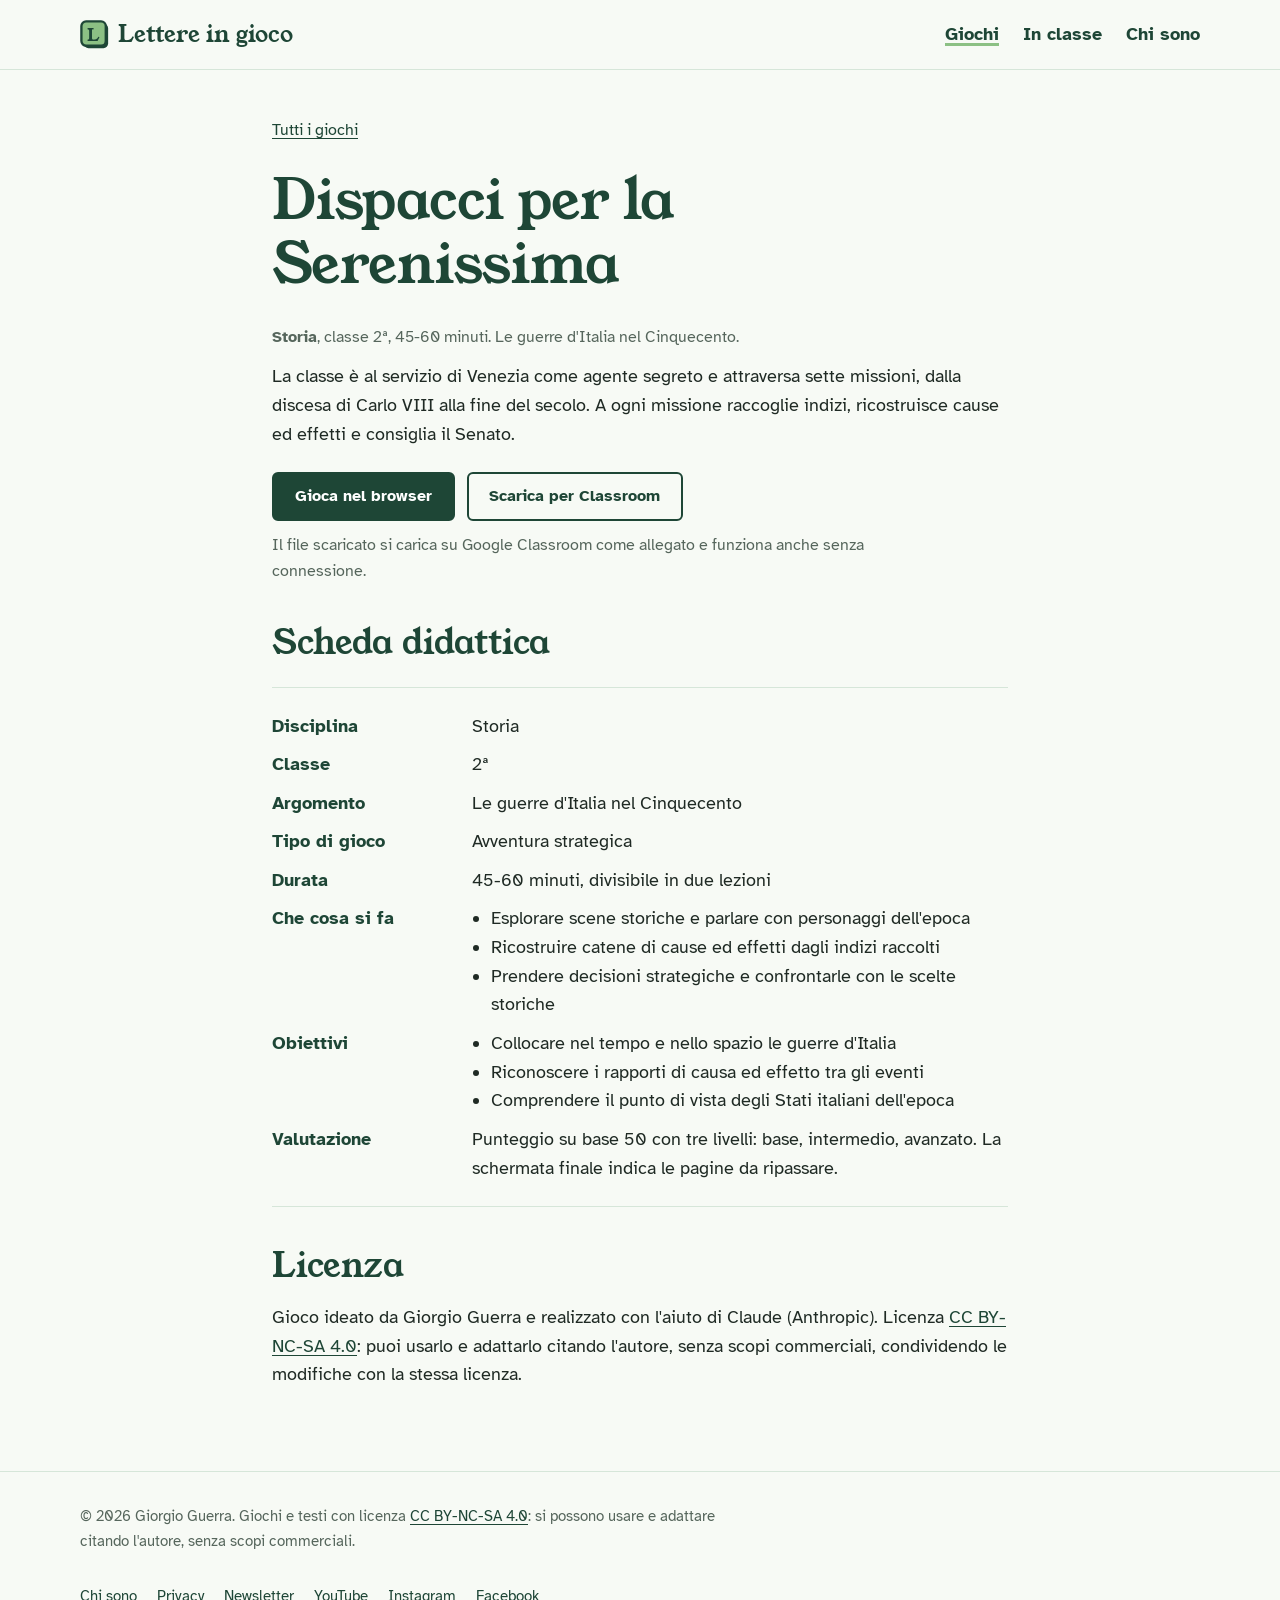
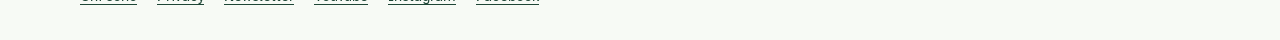
<file: giochi/dispacci-per-la-serenissima/index.html>
<!doctype html>
<html lang="it">
<head>
<meta charset="utf-8">
<meta name="viewport" content="width=device-width, initial-scale=1">
<title>Dispacci per la Serenissima | Lettere in gioco</title>
<meta name="description" content="La classe è al servizio di Venezia come agente segreto e attraversa sette missioni, dalla discesa di Carlo VIII alla fine del secolo. A ogni missione raccoglie indizi, ricostruisce cause ed effetti e consiglia il Senato.">
<meta name="author" content="Giorgio Guerra">
<link rel="icon" href="../../assets/icona.svg" type="image/svg+xml">
<link rel="preload" href="../../assets/fonts/young-serif-latin-400-normal.woff2" as="font" type="font/woff2" crossorigin>
<link rel="stylesheet" href="../../assets/stile.css">
</head>
<body>
<a class="salta" href="#principale">Vai al contenuto</a>
<header class="testata">
  <div class="contenitore">
    <a class="marchio" href="../../index.html"><svg viewBox="0 0 32 32" aria-hidden="true"><rect x="4" y="4" width="26" height="26" rx="5" fill="#1e4636"/><rect x="1.5" y="1.5" width="26" height="26" rx="5" fill="#8cc084" stroke="#1e4636" stroke-width="2.5"/><text x="14.5" y="22.5" text-anchor="middle" font-family="Young Serif, Georgia, serif" font-size="19" fill="#1e4636">L</text></svg>Lettere in gioco</a>
    <nav aria-label="Menu principale"><ul class="menu">
      <li><a href="../../index.html#giochi" aria-current="page">Giochi</a></li>
      <li><a href="../../index.html#in-classe">In classe</a></li>
      <li><a href="../../chi-sono/index.html">Chi sono</a></li>
    </ul></nav>
  </div>
</header>
<main id="principale">

<article class="pagina">
  <div class="contenitore contenuto">
    <p class="briciole"><a href="../../index.html#giochi">Tutti i giochi</a></p>
    <h1>Dispacci per la Serenissima</h1>
    <p class="dati"><span class="disciplina">Storia</span>, classe 2ª, 45-60 minuti. Le guerre d&#x27;Italia nel Cinquecento.</p>
    <p class="sottotitolo">La classe è al servizio di Venezia come agente segreto e attraversa sette missioni, dalla discesa di Carlo VIII alla fine del secolo. A ogni missione raccoglie indizi, ricostruisce cause ed effetti e consiglia il Senato.</p>
    <div class="azioni"><a class="pulsante" href="gioco.html">Gioca nel browser</a><a class="pulsante secondario" href="gioco.html" download="dispacci-per-la-serenissima.html">Scarica per Classroom</a></div>
    <p class="nota">Il file scaricato si carica su Google Classroom come allegato e funziona anche senza connessione.</p>
    <h2>Scheda didattica</h2>
    <dl class="scheda-didattica"><dt>Disciplina</dt><dd>Storia</dd><dt>Classe</dt><dd>2ª</dd><dt>Argomento</dt><dd>Le guerre d&#x27;Italia nel Cinquecento</dd><dt>Tipo di gioco</dt><dd>Avventura strategica</dd><dt>Durata</dt><dd>45-60 minuti, divisibile in due lezioni</dd><dt>Che cosa si fa</dt><dd><ul><li>Esplorare scene storiche e parlare con personaggi dell&#x27;epoca</li><li>Ricostruire catene di cause ed effetti dagli indizi raccolti</li><li>Prendere decisioni strategiche e confrontarle con le scelte storiche</li></ul></dd><dt>Obiettivi</dt><dd><ul><li>Collocare nel tempo e nello spazio le guerre d&#x27;Italia</li><li>Riconoscere i rapporti di causa ed effetto tra gli eventi</li><li>Comprendere il punto di vista degli Stati italiani dell&#x27;epoca</li></ul></dd><dt>Valutazione</dt><dd>Punteggio su base 50 con tre livelli: base, intermedio, avanzato. La schermata finale indica le pagine da ripassare.</dd></dl>
    <h2>Licenza</h2>
    <p>Gioco ideato da Giorgio Guerra e realizzato con l'aiuto di Claude (Anthropic). Licenza <a href="https://creativecommons.org/licenses/by-nc-sa/4.0/deed.it" target="_blank" rel="noopener">CC BY-NC-SA 4.0</a>: puoi usarlo e adattarlo citando l'autore, senza scopi commerciali, condividendo le modifiche con la stessa licenza.</p>
  </div>
</article>

</main>
<footer class="piede">
  <div class="contenitore">
    <p>© 2026 Giorgio Guerra. Giochi e testi con licenza <a href="https://creativecommons.org/licenses/by-nc-sa/4.0/deed.it" target="_blank" rel="noopener">CC BY-NC-SA 4.0</a>: si possono usare e adattare citando l'autore, senza scopi commerciali.</p>
    <ul>
      <li><a href="../../chi-sono/index.html">Chi sono</a></li>
      <li><a href="../../privacy/index.html">Privacy</a></li>
      <li><a href="https://lettereingioco.substack.com/subscribe" target="_blank" rel="noopener">Newsletter</a></li>
      <li><a href="https://www.youtube.com/@lettereingioco" target="_blank" rel="noopener">YouTube</a></li>
      <li><a href="https://www.instagram.com/lettereingioco/" target="_blank" rel="noopener">Instagram</a></li>
      <li><a href="https://www.facebook.com/lettereingioco" target="_blank" rel="noopener">Facebook</a></li>
    </ul>
  </div>
</footer>
</body>
</html>
</file>
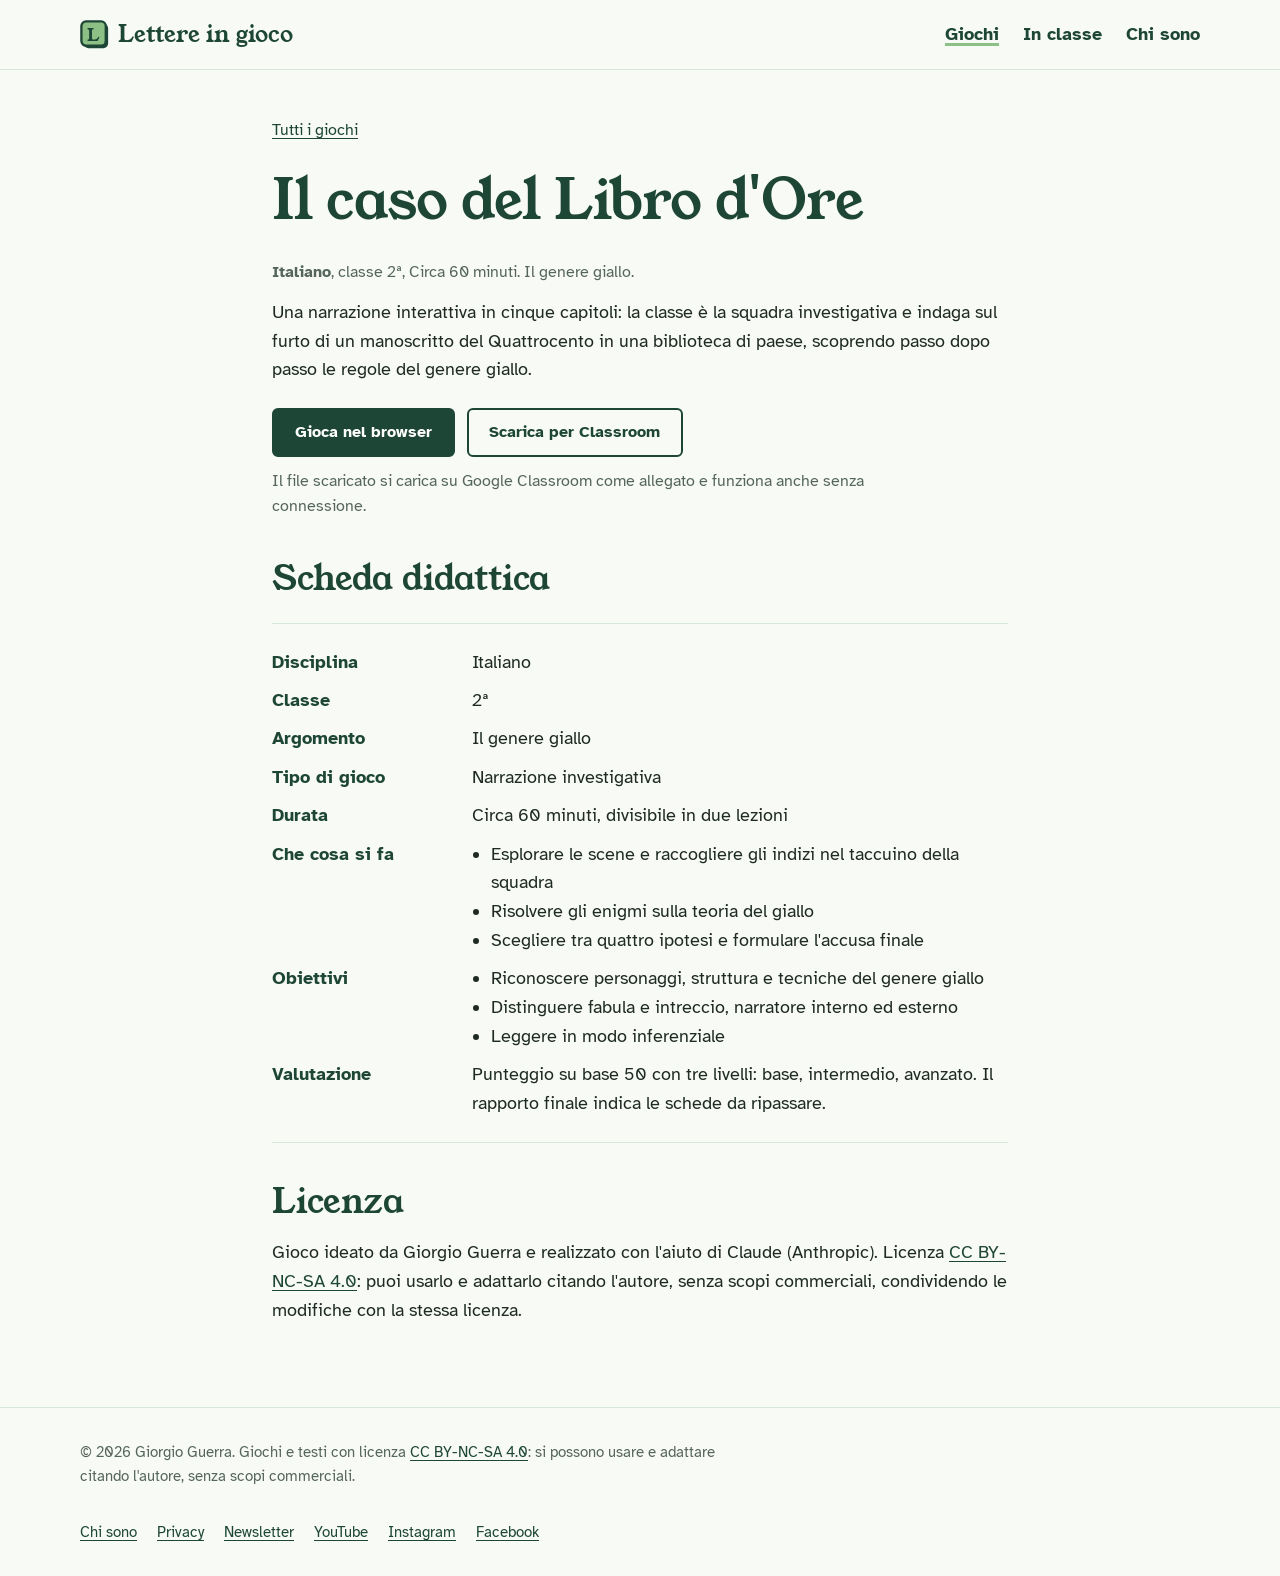
<file: giochi/il-caso-del-libro-d-ore/index.html>
<!doctype html>
<html lang="it">
<head>
<meta charset="utf-8">
<meta name="viewport" content="width=device-width, initial-scale=1">
<title>Il caso del Libro d&#x27;Ore | Lettere in gioco</title>
<meta name="description" content="Una narrazione interattiva in cinque capitoli: la classe è la squadra investigativa e indaga sul furto di un manoscritto del Quattrocento in una biblioteca di paese, scoprendo passo dopo passo le regole del genere giallo.">
<meta name="author" content="Giorgio Guerra">
<link rel="icon" href="../../assets/icona.svg" type="image/svg+xml">
<link rel="preload" href="../../assets/fonts/young-serif-latin-400-normal.woff2" as="font" type="font/woff2" crossorigin>
<link rel="stylesheet" href="../../assets/stile.css">
</head>
<body>
<a class="salta" href="#principale">Vai al contenuto</a>
<header class="testata">
  <div class="contenitore">
    <a class="marchio" href="../../index.html"><svg viewBox="0 0 32 32" aria-hidden="true"><rect x="4" y="4" width="26" height="26" rx="5" fill="#1e4636"/><rect x="1.5" y="1.5" width="26" height="26" rx="5" fill="#8cc084" stroke="#1e4636" stroke-width="2.5"/><text x="14.5" y="22.5" text-anchor="middle" font-family="Young Serif, Georgia, serif" font-size="19" fill="#1e4636">L</text></svg>Lettere in gioco</a>
    <nav aria-label="Menu principale"><ul class="menu">
      <li><a href="../../index.html#giochi" aria-current="page">Giochi</a></li>
      <li><a href="../../index.html#in-classe">In classe</a></li>
      <li><a href="../../chi-sono/index.html">Chi sono</a></li>
    </ul></nav>
  </div>
</header>
<main id="principale">

<article class="pagina">
  <div class="contenitore contenuto">
    <p class="briciole"><a href="../../index.html#giochi">Tutti i giochi</a></p>
    <h1>Il caso del Libro d&#x27;Ore</h1>
    <p class="dati"><span class="disciplina">Italiano</span>, classe 2ª, Circa 60 minuti. Il genere giallo.</p>
    <p class="sottotitolo">Una narrazione interattiva in cinque capitoli: la classe è la squadra investigativa e indaga sul furto di un manoscritto del Quattrocento in una biblioteca di paese, scoprendo passo dopo passo le regole del genere giallo.</p>
    <div class="azioni"><a class="pulsante" href="gioco.html">Gioca nel browser</a><a class="pulsante secondario" href="gioco.html" download="il-caso-del-libro-d-ore.html">Scarica per Classroom</a></div>
    <p class="nota">Il file scaricato si carica su Google Classroom come allegato e funziona anche senza connessione.</p>
    <h2>Scheda didattica</h2>
    <dl class="scheda-didattica"><dt>Disciplina</dt><dd>Italiano</dd><dt>Classe</dt><dd>2ª</dd><dt>Argomento</dt><dd>Il genere giallo</dd><dt>Tipo di gioco</dt><dd>Narrazione investigativa</dd><dt>Durata</dt><dd>Circa 60 minuti, divisibile in due lezioni</dd><dt>Che cosa si fa</dt><dd><ul><li>Esplorare le scene e raccogliere gli indizi nel taccuino della squadra</li><li>Risolvere gli enigmi sulla teoria del giallo</li><li>Scegliere tra quattro ipotesi e formulare l&#x27;accusa finale</li></ul></dd><dt>Obiettivi</dt><dd><ul><li>Riconoscere personaggi, struttura e tecniche del genere giallo</li><li>Distinguere fabula e intreccio, narratore interno ed esterno</li><li>Leggere in modo inferenziale</li></ul></dd><dt>Valutazione</dt><dd>Punteggio su base 50 con tre livelli: base, intermedio, avanzato. Il rapporto finale indica le schede da ripassare.</dd></dl>
    <h2>Licenza</h2>
    <p>Gioco ideato da Giorgio Guerra e realizzato con l'aiuto di Claude (Anthropic). Licenza <a href="https://creativecommons.org/licenses/by-nc-sa/4.0/deed.it" target="_blank" rel="noopener">CC BY-NC-SA 4.0</a>: puoi usarlo e adattarlo citando l'autore, senza scopi commerciali, condividendo le modifiche con la stessa licenza.</p>
  </div>
</article>

</main>
<footer class="piede">
  <div class="contenitore">
    <p>© 2026 Giorgio Guerra. Giochi e testi con licenza <a href="https://creativecommons.org/licenses/by-nc-sa/4.0/deed.it" target="_blank" rel="noopener">CC BY-NC-SA 4.0</a>: si possono usare e adattare citando l'autore, senza scopi commerciali.</p>
    <ul>
      <li><a href="../../chi-sono/index.html">Chi sono</a></li>
      <li><a href="../../privacy/index.html">Privacy</a></li>
      <li><a href="https://lettereingioco.substack.com/subscribe" target="_blank" rel="noopener">Newsletter</a></li>
      <li><a href="https://www.youtube.com/@lettereingioco" target="_blank" rel="noopener">YouTube</a></li>
      <li><a href="https://www.instagram.com/lettereingioco/" target="_blank" rel="noopener">Instagram</a></li>
      <li><a href="https://www.facebook.com/lettereingioco" target="_blank" rel="noopener">Facebook</a></li>
    </ul>
  </div>
</footer>
</body>
</html>
</file>
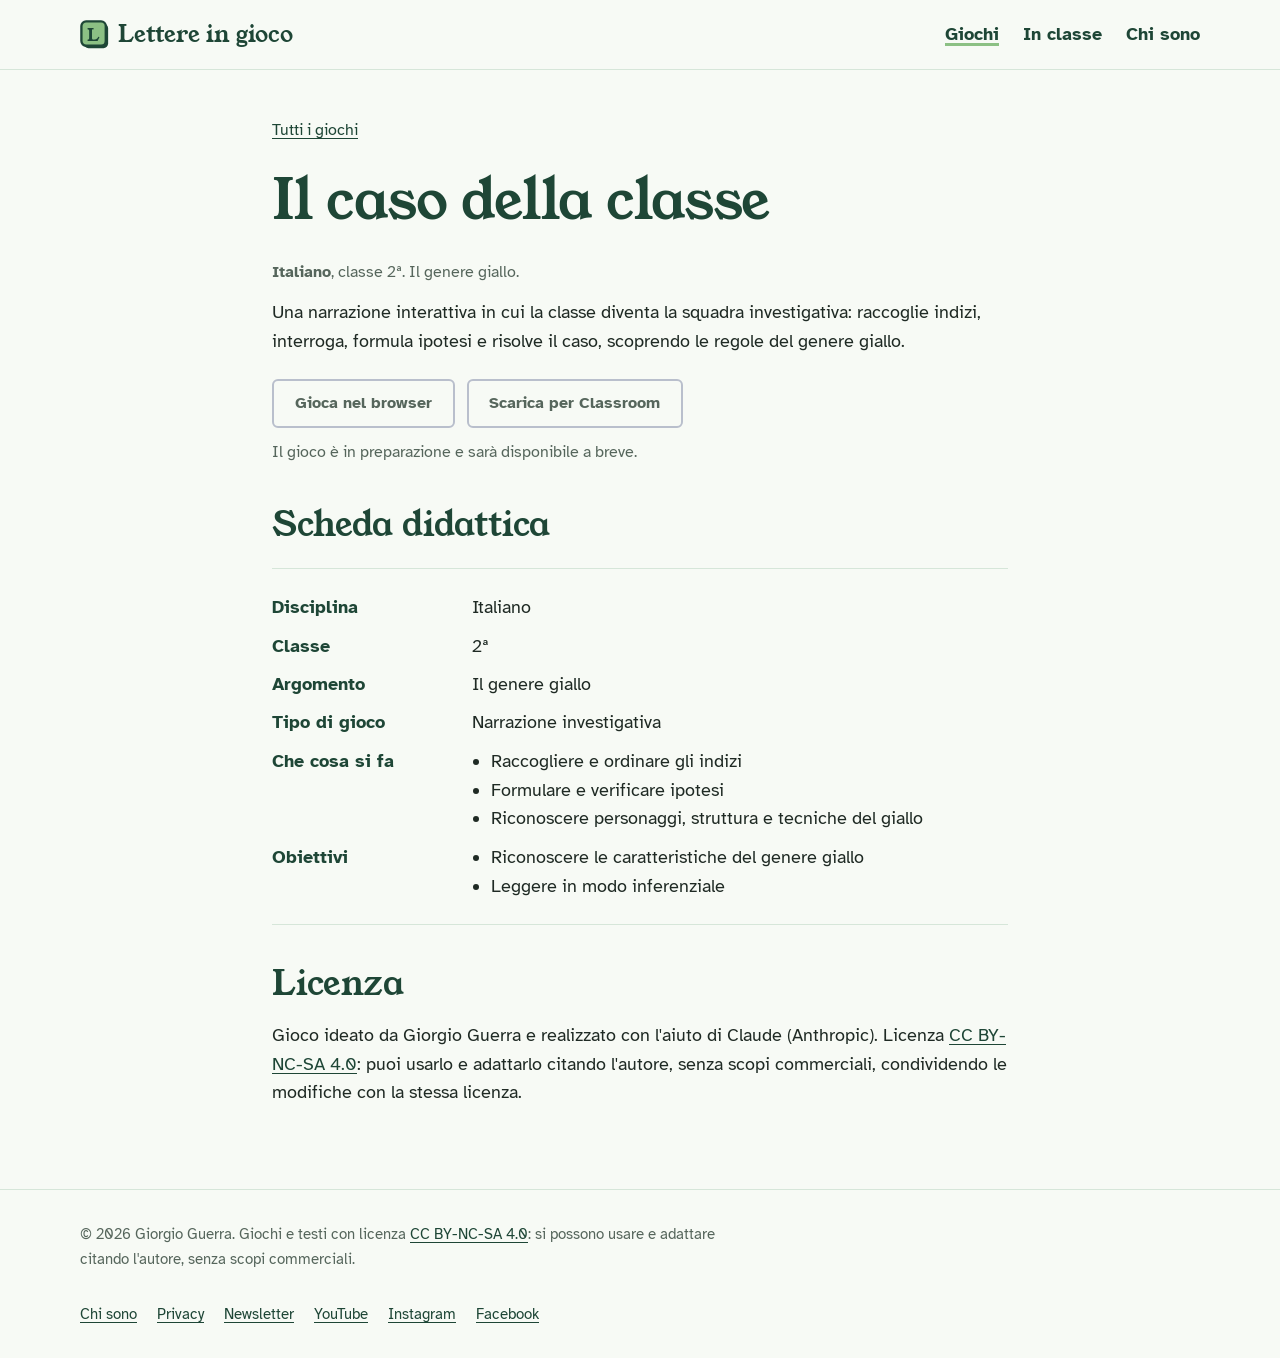
<file: giochi/il-caso-della-classe/index.html>
<!doctype html>
<html lang="it">
<head>
<meta charset="utf-8">
<meta name="viewport" content="width=device-width, initial-scale=1">
<title>Il caso della classe | Lettere in gioco</title>
<meta name="description" content="Una narrazione interattiva in cui la classe diventa la squadra investigativa: raccoglie indizi, interroga, formula ipotesi e risolve il caso, scoprendo le regole del genere giallo.">
<meta name="author" content="Giorgio Guerra">
<link rel="icon" href="../../assets/icona.svg" type="image/svg+xml">
<link rel="preload" href="../../assets/fonts/young-serif-latin-400-normal.woff2" as="font" type="font/woff2" crossorigin>
<link rel="stylesheet" href="../../assets/stile.css">
</head>
<body>
<a class="salta" href="#principale">Vai al contenuto</a>
<header class="testata">
  <div class="contenitore">
    <a class="marchio" href="../../index.html"><svg viewBox="0 0 32 32" aria-hidden="true"><rect x="4" y="4" width="26" height="26" rx="5" fill="#1e4636"/><rect x="1.5" y="1.5" width="26" height="26" rx="5" fill="#8cc084" stroke="#1e4636" stroke-width="2.5"/><text x="14.5" y="22.5" text-anchor="middle" font-family="Young Serif, Georgia, serif" font-size="19" fill="#1e4636">L</text></svg>Lettere in gioco</a>
    <nav aria-label="Menu principale"><ul class="menu">
      <li><a href="../../index.html#giochi" aria-current="page">Giochi</a></li>
      <li><a href="../../index.html#in-classe">In classe</a></li>
      <li><a href="../../chi-sono/index.html">Chi sono</a></li>
    </ul></nav>
  </div>
</header>
<main id="principale">

<article class="pagina">
  <div class="contenitore contenuto">
    <p class="briciole"><a href="../../index.html#giochi">Tutti i giochi</a></p>
    <h1>Il caso della classe</h1>
    <p class="dati"><span class="disciplina">Italiano</span>, classe 2ª. Il genere giallo.</p>
    <p class="sottotitolo">Una narrazione interattiva in cui la classe diventa la squadra investigativa: raccoglie indizi, interroga, formula ipotesi e risolve il caso, scoprendo le regole del genere giallo.</p>
    <div class="azioni"><span class="pulsante" aria-disabled="true">Gioca nel browser</span><span class="pulsante secondario" aria-disabled="true">Scarica per Classroom</span></div>
    <p class="nota">Il gioco è in preparazione e sarà disponibile a breve.</p>
    <h2>Scheda didattica</h2>
    <dl class="scheda-didattica"><dt>Disciplina</dt><dd>Italiano</dd><dt>Classe</dt><dd>2ª</dd><dt>Argomento</dt><dd>Il genere giallo</dd><dt>Tipo di gioco</dt><dd>Narrazione investigativa</dd><dt>Che cosa si fa</dt><dd><ul><li>Raccogliere e ordinare gli indizi</li><li>Formulare e verificare ipotesi</li><li>Riconoscere personaggi, struttura e tecniche del giallo</li></ul></dd><dt>Obiettivi</dt><dd><ul><li>Riconoscere le caratteristiche del genere giallo</li><li>Leggere in modo inferenziale</li></ul></dd></dl>
    <h2>Licenza</h2>
    <p>Gioco ideato da Giorgio Guerra e realizzato con l'aiuto di Claude (Anthropic). Licenza <a href="https://creativecommons.org/licenses/by-nc-sa/4.0/deed.it" target="_blank" rel="noopener">CC BY-NC-SA 4.0</a>: puoi usarlo e adattarlo citando l'autore, senza scopi commerciali, condividendo le modifiche con la stessa licenza.</p>
  </div>
</article>

</main>
<footer class="piede">
  <div class="contenitore">
    <p>© 2026 Giorgio Guerra. Giochi e testi con licenza <a href="https://creativecommons.org/licenses/by-nc-sa/4.0/deed.it" target="_blank" rel="noopener">CC BY-NC-SA 4.0</a>: si possono usare e adattare citando l'autore, senza scopi commerciali.</p>
    <ul>
      <li><a href="../../chi-sono/index.html">Chi sono</a></li>
      <li><a href="../../privacy/index.html">Privacy</a></li>
      <li><a href="https://lettereingioco.substack.com/subscribe" target="_blank" rel="noopener">Newsletter</a></li>
      <li><a href="https://www.youtube.com/@lettereingioco" target="_blank" rel="noopener">YouTube</a></li>
      <li><a href="https://www.instagram.com/lettereingioco/" target="_blank" rel="noopener">Instagram</a></li>
      <li><a href="https://www.facebook.com/lettereingioco" target="_blank" rel="noopener">Facebook</a></li>
    </ul>
  </div>
</footer>
</body>
</html>
</file>
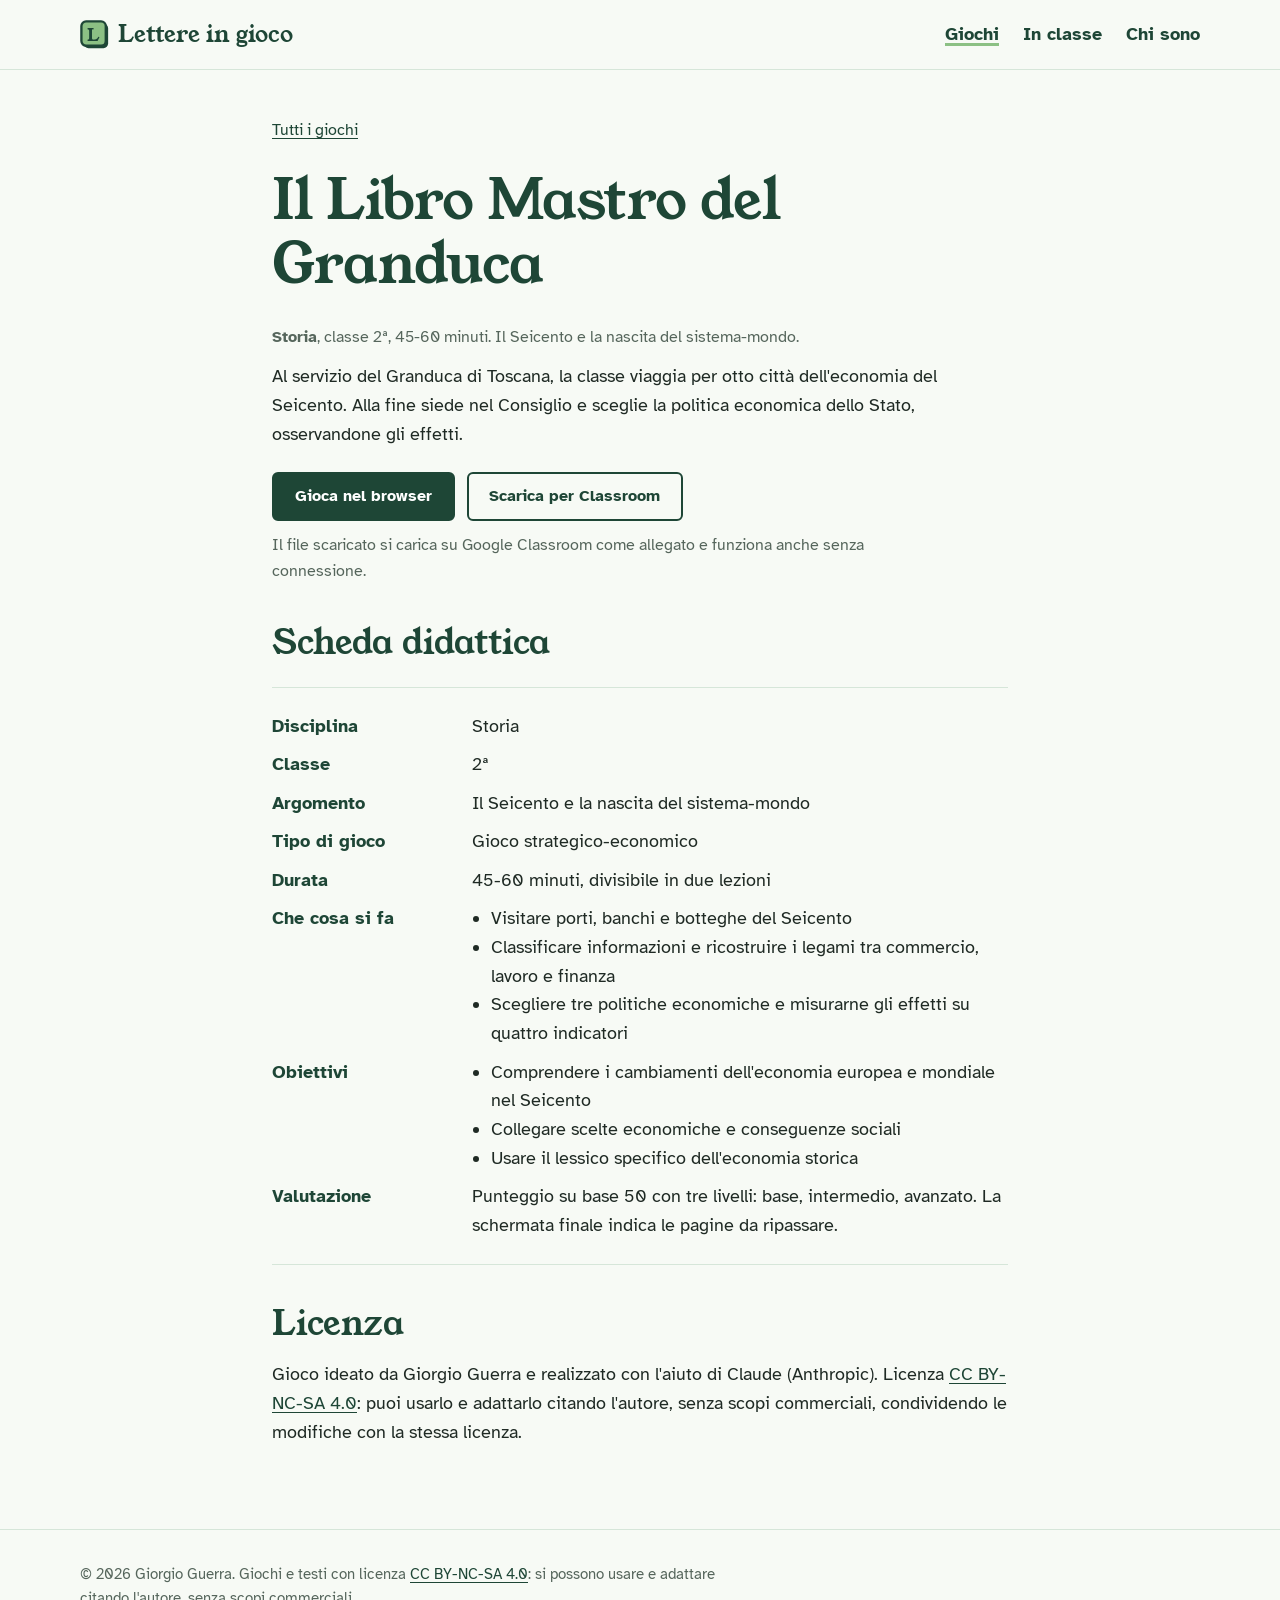
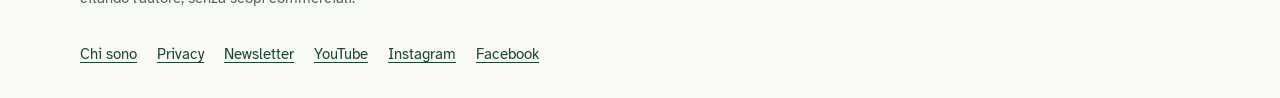
<file: giochi/il-libro-mastro-del-granduca/index.html>
<!doctype html>
<html lang="it">
<head>
<meta charset="utf-8">
<meta name="viewport" content="width=device-width, initial-scale=1">
<title>Il Libro Mastro del Granduca | Lettere in gioco</title>
<meta name="description" content="Al servizio del Granduca di Toscana, la classe viaggia per otto città dell&#x27;economia del Seicento. Alla fine siede nel Consiglio e sceglie la politica economica dello Stato, osservandone gli effetti.">
<meta name="author" content="Giorgio Guerra">
<link rel="icon" href="../../assets/icona.svg" type="image/svg+xml">
<link rel="preload" href="../../assets/fonts/young-serif-latin-400-normal.woff2" as="font" type="font/woff2" crossorigin>
<link rel="stylesheet" href="../../assets/stile.css">
</head>
<body>
<a class="salta" href="#principale">Vai al contenuto</a>
<header class="testata">
  <div class="contenitore">
    <a class="marchio" href="../../index.html"><svg viewBox="0 0 32 32" aria-hidden="true"><rect x="4" y="4" width="26" height="26" rx="5" fill="#1e4636"/><rect x="1.5" y="1.5" width="26" height="26" rx="5" fill="#8cc084" stroke="#1e4636" stroke-width="2.5"/><text x="14.5" y="22.5" text-anchor="middle" font-family="Young Serif, Georgia, serif" font-size="19" fill="#1e4636">L</text></svg>Lettere in gioco</a>
    <nav aria-label="Menu principale"><ul class="menu">
      <li><a href="../../index.html#giochi" aria-current="page">Giochi</a></li>
      <li><a href="../../index.html#in-classe">In classe</a></li>
      <li><a href="../../chi-sono/index.html">Chi sono</a></li>
    </ul></nav>
  </div>
</header>
<main id="principale">

<article class="pagina">
  <div class="contenitore contenuto">
    <p class="briciole"><a href="../../index.html#giochi">Tutti i giochi</a></p>
    <h1>Il Libro Mastro del Granduca</h1>
    <p class="dati"><span class="disciplina">Storia</span>, classe 2ª, 45-60 minuti. Il Seicento e la nascita del sistema-mondo.</p>
    <p class="sottotitolo">Al servizio del Granduca di Toscana, la classe viaggia per otto città dell&#x27;economia del Seicento. Alla fine siede nel Consiglio e sceglie la politica economica dello Stato, osservandone gli effetti.</p>
    <div class="azioni"><a class="pulsante" href="gioco.html">Gioca nel browser</a><a class="pulsante secondario" href="gioco.html" download="il-libro-mastro-del-granduca.html">Scarica per Classroom</a></div>
    <p class="nota">Il file scaricato si carica su Google Classroom come allegato e funziona anche senza connessione.</p>
    <h2>Scheda didattica</h2>
    <dl class="scheda-didattica"><dt>Disciplina</dt><dd>Storia</dd><dt>Classe</dt><dd>2ª</dd><dt>Argomento</dt><dd>Il Seicento e la nascita del sistema-mondo</dd><dt>Tipo di gioco</dt><dd>Gioco strategico-economico</dd><dt>Durata</dt><dd>45-60 minuti, divisibile in due lezioni</dd><dt>Che cosa si fa</dt><dd><ul><li>Visitare porti, banchi e botteghe del Seicento</li><li>Classificare informazioni e ricostruire i legami tra commercio, lavoro e finanza</li><li>Scegliere tre politiche economiche e misurarne gli effetti su quattro indicatori</li></ul></dd><dt>Obiettivi</dt><dd><ul><li>Comprendere i cambiamenti dell&#x27;economia europea e mondiale nel Seicento</li><li>Collegare scelte economiche e conseguenze sociali</li><li>Usare il lessico specifico dell&#x27;economia storica</li></ul></dd><dt>Valutazione</dt><dd>Punteggio su base 50 con tre livelli: base, intermedio, avanzato. La schermata finale indica le pagine da ripassare.</dd></dl>
    <h2>Licenza</h2>
    <p>Gioco ideato da Giorgio Guerra e realizzato con l'aiuto di Claude (Anthropic). Licenza <a href="https://creativecommons.org/licenses/by-nc-sa/4.0/deed.it" target="_blank" rel="noopener">CC BY-NC-SA 4.0</a>: puoi usarlo e adattarlo citando l'autore, senza scopi commerciali, condividendo le modifiche con la stessa licenza.</p>
  </div>
</article>

</main>
<footer class="piede">
  <div class="contenitore">
    <p>© 2026 Giorgio Guerra. Giochi e testi con licenza <a href="https://creativecommons.org/licenses/by-nc-sa/4.0/deed.it" target="_blank" rel="noopener">CC BY-NC-SA 4.0</a>: si possono usare e adattare citando l'autore, senza scopi commerciali.</p>
    <ul>
      <li><a href="../../chi-sono/index.html">Chi sono</a></li>
      <li><a href="../../privacy/index.html">Privacy</a></li>
      <li><a href="https://lettereingioco.substack.com/subscribe" target="_blank" rel="noopener">Newsletter</a></li>
      <li><a href="https://www.youtube.com/@lettereingioco" target="_blank" rel="noopener">YouTube</a></li>
      <li><a href="https://www.instagram.com/lettereingioco/" target="_blank" rel="noopener">Instagram</a></li>
      <li><a href="https://www.facebook.com/lettereingioco" target="_blank" rel="noopener">Facebook</a></li>
    </ul>
  </div>
</footer>
</body>
</html>
</file>
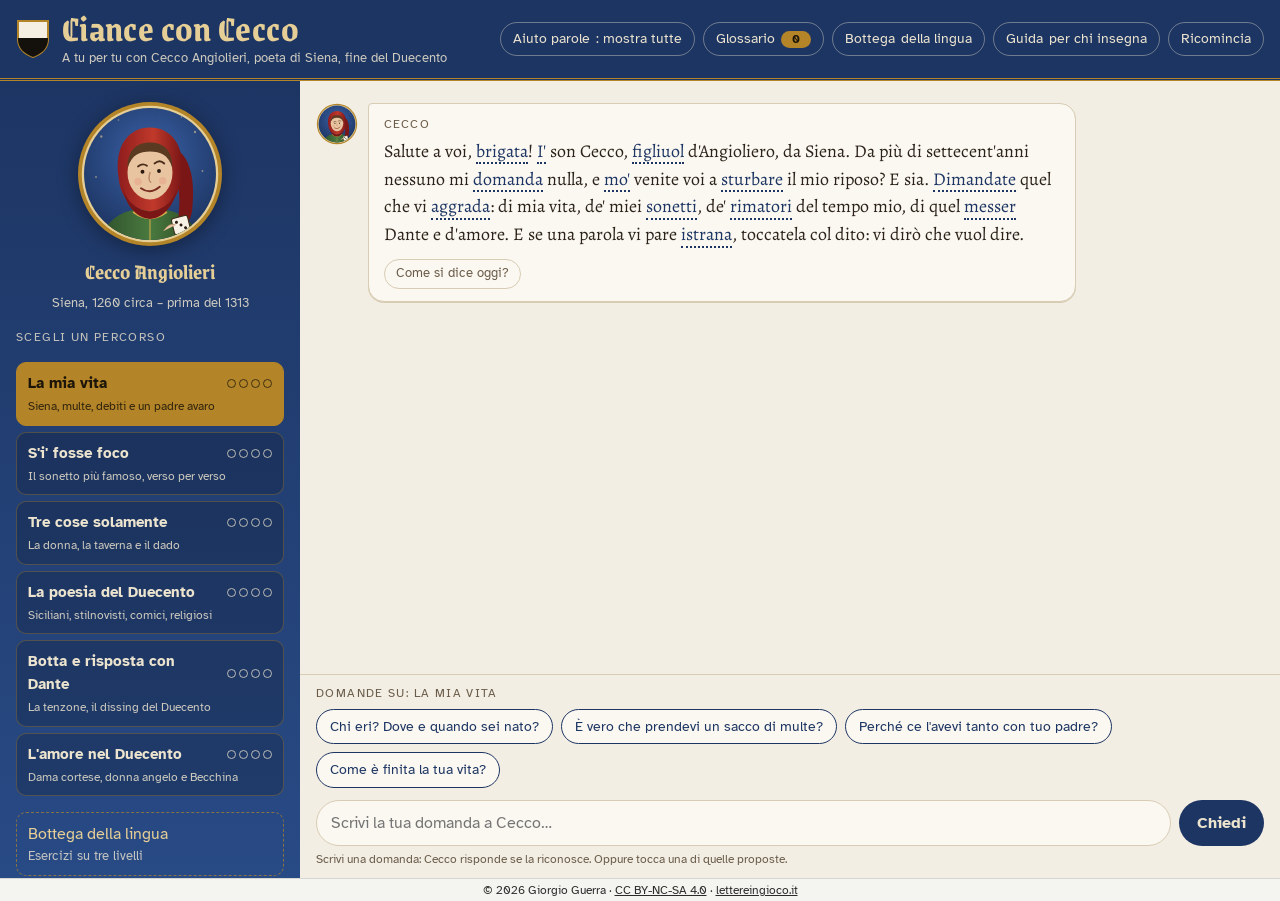
<file: giochi/ciance-con-cecco/gioco.html>
<!doctype html>
<html lang="it"><head>
<!-- "Ciance con Cecco" · ideato da Giorgio Guerra · Lettere in gioco · https://lettereingioco.it
     Licenza CC BY-NC-SA 4.0 · https://creativecommons.org/licenses/by-nc-sa/4.0/deed.it -->
<meta name="author" content="Giorgio Guerra">
<meta name="copyright" content="© 2026 Giorgio Guerra · CC BY-NC-SA 4.0">
<style>@font-face{font-family:"Grenze Gotisch";font-style:normal;font-weight:500;font-display:swap;src:url([data-uri]) format("woff2")}
@font-face{font-family:"Grenze Gotisch";font-style:normal;font-weight:700;font-display:swap;src:url([data-uri]) format("woff2")}
@font-face{font-family:"Alegreya";font-style:normal;font-weight:400;font-display:swap;src:url([data-uri]) format("woff2")}
@font-face{font-family:"Alegreya";font-style:normal;font-weight:600;font-display:swap;src:url([data-uri]) format("woff2")}
@font-face{font-family:"Alegreya";font-style:normal;font-weight:700;font-display:swap;src:url([data-uri]) format("woff2")}
@font-face{font-family:"Alegreya";font-style:italic;font-weight:400;font-display:swap;src:url([data-uri]) format("woff2")}
@font-face{font-family:"Atkinson Hyperlegible";font-style:normal;font-weight:400;font-display:swap;src:url([data-uri]) format("woff2")}
@font-face{font-family:"Atkinson Hyperlegible";font-style:normal;font-weight:700;font-display:swap;src:url([data-uri]) format("woff2")}
@font-face{font-family:"Atkinson Hyperlegible";font-style:italic;font-weight:400;font-display:swap;src:url([data-uri]) format("woff2")}

.lig-firma{text-align:center;font:12px/22px "Atkinson Hyperlegible",system-ui,sans-serif;height:22px;padding:0 8px;background:#f4f4f0;color:#2b2b2b;border-top:1px solid rgba(0,0,0,.12);overflow:hidden;white-space:nowrap;text-overflow:ellipsis}
.lig-firma a{color:inherit}
</style>
<meta charset="utf-8"><meta name="viewport" content="width=device-width,initial-scale=1,viewport-fit=cover"><style>:root{padding:env(safe-area-inset-top,0px) 0 env(safe-area-inset-bottom,0px)}body{margin:0}img{max-width:100%}</style></head><body>
<title>Ciance con Cecco</title>
<meta name="claude:viewport-fit-sides" content="cover">
<style>
/* Layout: pala senese a due ante — a sinistra il campo di lapislazzulo con Cecco e i percorsi, a destra la pergamena del dialogo */
:root{
  --vellum:#f3eee3; --card:#fbf8f1; --ink:#2b2219; --ink-soft:#6a5c4a; --line:#d8ccb4;
  --lapis:#1d3563; --lapis-2:#284a85; --on-lapis:#ece4cf; --gold:#b38428; --gold-soft:#e6cf96;
  --sienna:#9b4824; --on-sienna:#fff6ec; --gloss:#1d3563; --ok:#2f6b3c; --no:#9b2f24;
  --f-display:"Grenze Gotisch","UnifrakturCook",Georgia,serif;
  --f-cecco:"Alegreya",Georgia,"Times New Roman",serif;
  --f-ui:"Atkinson Hyperlegible",system-ui,-apple-system,"Segoe UI",sans-serif;
}
@media (prefers-color-scheme: dark){:root:not([data-theme="light"]){
  --vellum:#16130e; --card:#211c15; --ink:#ede4d0; --ink-soft:#b5a78d; --line:#3b3226;
  --lapis:#13233f; --lapis-2:#1f3a68; --on-lapis:#ece4cf; --gold:#d6aa4c; --gold-soft:#6b5420;
  --sienna:#cf7d52; --on-sienna:#1a0f08; --gloss:#a9c2f0; --ok:#7fc28c; --no:#ec8a7c; color-scheme:dark}}
:root[data-theme="dark"]{
  --vellum:#16130e; --card:#211c15; --ink:#ede4d0; --ink-soft:#b5a78d; --line:#3b3226;
  --lapis:#13233f; --lapis-2:#1f3a68; --on-lapis:#ece4cf; --gold:#d6aa4c; --gold-soft:#6b5420;
  --sienna:#cf7d52; --on-sienna:#1a0f08; --gloss:#a9c2f0; --ok:#7fc28c; --no:#ec8a7c; color-scheme:dark}
[hidden]{display:none!important}
html,body{height:100%}
body{background:var(--vellum);color:var(--ink);font-family:var(--f-ui);font-size:16px;line-height:1.5}
button{font:inherit;color:inherit;cursor:pointer}
button:focus-visible,textarea:focus-visible,input:focus-visible{outline:3px solid var(--gold);outline-offset:2px}
.app{height:100%;display:grid;grid-template-rows:auto 1fr;min-height:0}

/* intestazione */
.top{background:var(--lapis);color:var(--on-lapis);border-bottom:3px double var(--gold);
  padding-block:10px;padding-left:max(16px,env(safe-area-inset-left,0px));padding-right:max(16px,env(safe-area-inset-right,0px));
  display:flex;align-items:center;gap:14px;flex-wrap:wrap}
.brand{display:flex;align-items:center;gap:12px;min-width:0;flex:1 1 260px}
.brand svg{flex:none}
.brand h1{font-family:var(--f-display);font-weight:700;font-size:clamp(1.6rem,3.2vw,2.3rem);line-height:1;margin:0;letter-spacing:.01em;color:var(--gold-soft)}
:root[data-theme="dark"] .brand h1{color:var(--gold)}
@media (prefers-color-scheme: dark){:root:not([data-theme="light"]) .brand h1{color:var(--gold)}}
.brand p{margin:2px 0 0;font-size:.82rem;opacity:.85}
.tools{display:flex;gap:8px;flex-wrap:wrap}
.tbtn{background:transparent;border:1px solid color-mix(in srgb,var(--on-lapis) 40%,transparent);color:var(--on-lapis);
  border-radius:999px;padding:6px 12px;font-size:.85rem;display:inline-flex;align-items:center;gap:6px}
.tbtn:hover{background:color-mix(in srgb,var(--on-lapis) 12%,transparent)}
.tbtn[aria-pressed="true"]{background:var(--gold);color:#1b1408;border-color:var(--gold)}
.badge{background:var(--gold);color:#1b1408;border-radius:999px;font-size:.72rem;font-weight:700;padding:0 7px;min-width:1.4em;text-align:center}

/* corpo */
.main{display:grid;grid-template-columns:300px 1fr;min-height:0}
.side{background:linear-gradient(180deg,var(--lapis) 0%,var(--lapis-2) 100%);color:var(--on-lapis);overflow:auto;
  padding:18px 16px;padding-left:max(16px,env(safe-area-inset-left,0px));display:flex;flex-direction:column;gap:16px}
.portrait{display:flex;flex-direction:column;align-items:center;text-align:center;gap:6px}
.portrait svg{width:150px;height:150px;filter:drop-shadow(0 4px 10px rgba(0,0,0,.35))}
.portrait b{font-family:var(--f-display);font-size:1.35rem;font-weight:700;color:var(--gold-soft)}
.portrait span{font-size:.8rem;opacity:.85}
.lbl{font-size:.72rem;letter-spacing:.12em;text-transform:uppercase;opacity:.8;margin:0}
.topics{display:flex;flex-direction:column;gap:6px;list-style:none;margin:0;padding:0}
.topic{width:100%;text-align:left;background:color-mix(in srgb,#000 18%,transparent);border:1px solid color-mix(in srgb,var(--gold) 35%,transparent);
  color:var(--on-lapis);border-radius:10px;padding:9px 11px;display:grid;grid-template-columns:1fr auto;gap:2px 8px;align-items:center}
.topic:hover{border-color:var(--gold)}
.topic[aria-current="true"]{background:var(--gold);color:#1b1408;border-color:var(--gold)}
.topic .tt{font-weight:700;font-size:.95rem}
.topic .ts{grid-column:1/-1;font-size:.78rem;opacity:.85}
.pips{display:flex;gap:3px}
.pips i{width:7px;height:7px;border-radius:50%;border:1px solid currentColor;opacity:.75}
.pips i.on{background:currentColor;opacity:1}
.sidebtn{background:transparent;border:1px dashed color-mix(in srgb,var(--gold) 70%,transparent);color:var(--gold-soft);border-radius:10px;padding:9px 11px;text-align:left}
.sidebtn small{display:block;color:var(--on-lapis);opacity:.8}

.chat{display:flex;flex-direction:column;min-height:0;min-width:0}
.log{flex:1;overflow:auto;padding:22px 16px 10px;padding-right:max(16px,env(safe-area-inset-right,0px));display:flex;flex-direction:column;gap:16px}
.msg{display:flex;gap:10px;max-width:760px;width:100%}
.msg.u{align-self:flex-end;justify-content:flex-end;max-width:560px}
.av{flex:none;width:42px;height:42px}
.bub{min-width:0;background:var(--card);border:1px solid var(--line);border-radius:4px 16px 16px 16px;padding:12px 15px;box-shadow:0 1px 0 var(--line)}
.msg.u .bub{background:var(--sienna);color:var(--on-sienna);border-color:transparent;border-radius:16px 4px 16px 16px}
.cecco{font-family:var(--f-cecco);font-size:1.12rem;line-height:1.55}
.who{font-size:.72rem;letter-spacing:.1em;text-transform:uppercase;color:var(--ink-soft);margin-bottom:4px}
.w{background:none;border:0;padding:0;font:inherit;color:var(--gloss);border-bottom:2px dotted var(--gloss);cursor:help;line-height:1.2}
.w:hover{background:color-mix(in srgb,var(--gloss) 12%,transparent)}
.gi{display:none;font-family:var(--f-ui);font-size:.72em;color:var(--ink-soft);font-style:italic}
body.glossall .gi{display:inline}
.versi{margin:12px 0 4px;padding:12px 14px 12px 10px;border-left:3px solid var(--gold);background:color-mix(in srgb,var(--gold) 8%,var(--card));
  font-family:var(--f-cecco);font-size:1.08rem;line-height:1.7;overflow-x:auto}
.versi ol{margin:0;padding-left:2.4em}
.versi li{padding-left:.3em}
.versi li::marker{font-family:var(--f-ui);font-size:.72rem;color:var(--ink-soft)}
.versi li.gap{margin-top:.55em}
.mt{display:flex;gap:8px;flex-wrap:wrap;margin-top:10px}
.mt button{background:transparent;border:1px solid var(--line);border-radius:999px;padding:4px 11px;font-size:.82rem;color:var(--ink-soft)}
.mt button:hover,.mt button[aria-expanded="true"]{border-color:var(--gloss);color:var(--gloss)}
.mt .go{border-color:var(--sienna);color:var(--sienna)}
.extra{margin-top:10px;padding-top:10px;border-top:1px dashed var(--line);font-size:.95rem}
.extra h4{margin:0 0 3px;font-size:.72rem;letter-spacing:.1em;text-transform:uppercase;color:var(--ink-soft)}
.extra p{margin:0}
.typing{color:var(--ink-soft);font-style:italic}

.sugg{border-top:1px solid var(--line);padding:10px 16px 4px;padding-right:max(16px,env(safe-area-inset-right,0px))}
.sugg .lbl{color:var(--ink-soft);opacity:1;margin-bottom:6px}
.chips{display:flex;gap:8px;flex-wrap:wrap}
.chip{background:var(--card);border:1px solid var(--gloss);color:var(--gloss);border-radius:999px;padding:6px 13px;font-size:.9rem;text-align:left}
.chip:hover{background:var(--gloss);color:var(--card)}
.chip.alt{border-style:dashed;border-color:var(--ink-soft);color:var(--ink-soft)}
.ask{display:flex;gap:8px;padding:8px 16px 4px;padding-right:max(16px,env(safe-area-inset-right,0px))}
.ask input{flex:1;min-width:0;font:inherit;padding:10px 14px;border-radius:999px;border:1px solid var(--line);background:var(--card);color:var(--ink)}
.ask button{background:var(--lapis);color:var(--on-lapis);border:0;border-radius:999px;padding:10px 18px;font-weight:700}
.ask button:disabled{opacity:.5;cursor:wait}
.mode{font-size:.76rem;color:var(--ink-soft);padding:0 16px 10px;padding-right:max(16px,env(safe-area-inset-right,0px))}

/* popover glossa */
.pop{position:fixed;z-index:50;max-width:260px;background:var(--lapis);color:var(--on-lapis);border:1px solid var(--gold);border-radius:10px;padding:9px 12px;font-size:.92rem;box-shadow:0 8px 24px rgba(0,0,0,.3)}
.pop b{font-family:var(--f-cecco);font-size:1.08rem;color:var(--gold-soft)}
.pop small{display:block;opacity:.75;margin-top:3px;font-size:.74rem}

/* fogli */
.sheet{position:fixed;inset:0;z-index:40;background:color-mix(in srgb,#000 45%,transparent);display:flex;justify-content:flex-end}
.panel{background:var(--vellum);width:min(640px,100%);height:100%;overflow:auto;border-left:3px double var(--gold);
  padding-block:18px 28px;padding-left:max(18px,env(safe-area-inset-left,0px));padding-right:max(18px,env(safe-area-inset-right,0px))}
.panel header{display:flex;align-items:center;justify-content:space-between;gap:10px;margin-bottom:10px}
.panel h2{font-family:var(--f-display);font-weight:700;font-size:1.9rem;margin:0;color:var(--lapis);line-height:1.1}
:root[data-theme="dark"] .panel h2{color:var(--gold)}
@media (prefers-color-scheme: dark){:root:not([data-theme="light"]) .panel h2{color:var(--gold)}}
.panel h3{font-size:1.05rem;margin:18px 0 6px}
.panel p,.panel li{max-width:62ch}
.x{background:transparent;border:1px solid var(--line);border-radius:999px;padding:5px 12px}
.tabs{display:flex;gap:6px;flex-wrap:wrap;margin:6px 0 14px}
.tab{border:1px solid var(--line);background:var(--card);border-radius:999px;padding:6px 14px;font-size:.9rem}
.tab[aria-selected="true"]{background:var(--lapis);color:var(--on-lapis);border-color:var(--lapis)}
.lv{font-size:.72rem;letter-spacing:.12em;text-transform:uppercase;color:var(--sienna);font-weight:700}
.match{display:grid;grid-template-columns:1fr 1fr;gap:8px}
.match .col{display:flex;flex-direction:column;gap:6px;min-width:0}
.mbtn{border:1px solid var(--line);background:var(--card);border-radius:8px;padding:8px 10px;text-align:left}
.mbtn.old{font-family:var(--f-cecco);font-size:1.08rem}
.mbtn.sel{border-color:var(--gloss);box-shadow:0 0 0 2px var(--gloss)}
.mbtn.done{border-color:var(--ok);color:var(--ok);opacity:.75;cursor:default}
.mbtn.bad{animation:shake .35s}
@keyframes shake{25%{transform:translateX(-4px)}75%{transform:translateX(4px)}}
.q{background:var(--card);border:1px solid var(--line);border-radius:10px;padding:12px 14px;margin-bottom:10px}
.q p{margin:0 0 8px;font-weight:700}
.opts{display:flex;flex-direction:column;gap:6px}
.opt{border:1px solid var(--line);background:var(--vellum);border-radius:8px;padding:7px 10px;text-align:left}
.opt.ok{border-color:var(--ok);color:var(--ok);font-weight:700}
.opt.no{border-color:var(--no);color:var(--no)}
.fb{margin-top:8px;font-size:.93rem}
.fb b{color:var(--ok)}
.fb b.no{color:var(--no)}
.task{background:var(--card);border:1px solid var(--line);border-radius:10px;padding:12px 14px;margin-bottom:14px}
.task h3{margin-top:0}
.task textarea{width:100%;box-sizing:border-box;min-height:150px;font-family:var(--f-cecco);font-size:1.05rem;padding:10px;border-radius:8px;border:1px solid var(--line);background:var(--vellum);color:var(--ink);resize:vertical}
.check{list-style:none;padding:0;margin:8px 0;display:flex;flex-direction:column;gap:4px;font-size:.93rem}
.check label{display:flex;gap:8px;align-items:flex-start}
.row{display:flex;gap:8px;flex-wrap:wrap;margin-top:8px}
.pbtn{background:var(--lapis);color:var(--on-lapis);border:0;border-radius:999px;padding:7px 14px;font-size:.9rem}
.sbtn{background:transparent;border:1px solid var(--line);border-radius:999px;padding:7px 14px;font-size:.9rem}
.quart{font-family:var(--f-cecco);font-size:1.08rem;line-height:1.7;border-left:3px solid var(--gold);padding-left:12px;margin:8px 0}
.glist{list-style:none;padding:0;margin:0;display:flex;flex-direction:column}
.glist li{display:grid;grid-template-columns:minmax(90px,30%) 1fr;gap:10px;padding:8px 0;border-bottom:1px solid var(--line)}
.glist b{font-family:var(--f-cecco);font-size:1.08rem;color:var(--gloss)}
.empty{color:var(--ink-soft);font-style:italic}
.toast{position:fixed;left:50%;transform:translateX(-50%);bottom:calc(16px + env(safe-area-inset-bottom,0px));z-index:60;background:var(--ink);color:var(--vellum);padding:7px 14px;border-radius:999px;font-size:.85rem}

@media (max-width:860px){
  .main{grid-template-columns:1fr;grid-template-rows:auto 1fr}
  .side{flex-direction:row;align-items:center;overflow-x:auto;overflow-y:hidden;padding-block:10px;gap:10px;padding-right:max(16px,env(safe-area-inset-right,0px))}
  .portrait{flex:none}
  .portrait svg{width:58px;height:58px}
  .portrait b,.portrait span,.side .lbl{display:none}
  .topics{flex-direction:row;gap:6px}
  .topic{white-space:nowrap;padding:7px 10px;grid-template-columns:auto auto}
  .topic .ts{display:none}
  .sidebtn{white-space:nowrap;flex:none;padding:7px 10px}
  .sidebtn small{display:none}
  .tbtn .long{display:none}
}
@media (prefers-reduced-motion:reduce){*{animation:none!important;transition:none!important}}
</style>

<div class="app">
  <header class="top">
    <div class="brand">
      <svg width="34" height="40" viewBox="0 0 34 40" aria-hidden="true"><path d="M2 2h30v18c0 10-7 15-15 18C9 35 2 30 2 20z" fill="#f4efe2" stroke="#b38428" stroke-width="2"/><path d="M2 19h30v1c0 10-7 15-15 18C9 35 2 30 2 20z" fill="#14110d"/></svg>
      <div>
        <h1>Ciance con Cecco</h1>
        <p>A tu per tu con Cecco Angiolieri, poeta di Siena, fine del Duecento</p>
      </div>
    </div>
    <div class="tools">
      <button class="tbtn" id="bGlossAll" aria-pressed="false" type="button">Aiuto parole<span class="long">: mostra tutte</span></button>
      <button class="tbtn" id="bGloss" type="button">Glossario <span class="badge" id="gCount">0</span></button>
      <button class="tbtn" id="bBottega" type="button">Bottega<span class="long"> della lingua</span></button>
      <button class="tbtn" id="bGuida" type="button">Guida<span class="long"> per chi insegna</span></button>
      <button class="tbtn" id="bReset" type="button">Ricomincia</button>
    </div>
  </header>

  <div class="main">
    <aside class="side" aria-label="Percorsi">
      <div class="portrait">
        <svg viewBox="0 0 200 200" role="img" aria-label="Ritratto immaginario di Cecco Angiolieri"><use href="#cecco-ritratto"/></svg>
        <b>Cecco Angiolieri</b>
        <span>Siena, 1260 circa – prima del 1313</span>
      </div>
      <p class="lbl">Scegli un percorso</p>
      <ul class="topics" id="topics"></ul>
      <button class="sidebtn" type="button" data-open="bottega">Bottega della lingua<small>Esercizi su tre livelli</small></button>
    </aside>

    <section class="chat" aria-label="Dialogo con Cecco">
      <div class="log" id="log" aria-live="polite"></div>
      <div class="sugg">
        <p class="lbl" id="suggLbl">Domande</p>
        <div class="chips" id="chips"></div>
      </div>
      <form class="ask" id="askForm" autocomplete="off">
        <label for="askIn" class="lbl" hidden>La tua domanda</label>
        <input id="askIn" name="askIn" placeholder="Scrivi la tua domanda a Cecco…" maxlength="400">
        <button type="submit" id="askBtn">Chiedi</button>
      </form>
      <div class="mode" id="mode">Scrivi una domanda oppure tocca una di quelle proposte.</div>
    </section>
  </div>
</div>

<svg width="0" height="0" style="position:absolute" aria-hidden="true">
  <defs>
    <clipPath id="medClip"><circle cx="100" cy="100" r="88"/></clipPath>
    <radialGradient id="medBg" cx="50%" cy="38%" r="70%"><stop offset="0" stop-color="#3a62a8"/><stop offset="1" stop-color="#162a52"/></radialGradient>
    <linearGradient id="hood" x1="0" x2="1"><stop offset="0" stop-color="#8f1d1d"/><stop offset=".55" stop-color="#c0392b"/><stop offset="1" stop-color="#7a1616"/></linearGradient>
    <linearGradient id="tunic" x1="0" x2="1"><stop offset="0" stop-color="#2c4d2a"/><stop offset=".5" stop-color="#4a7a3f"/><stop offset="1" stop-color="#26431f"/></linearGradient>
    <g id="cecco-ritratto">
      <circle cx="100" cy="100" r="96" fill="#b38428"/>
      <circle cx="100" cy="100" r="91" fill="#e6cf96"/>
      <g clip-path="url(#medClip)">
        <rect width="200" height="200" fill="url(#medBg)"/>
        <g fill="#e6cf96" opacity=".55"><circle cx="35" cy="50" r="1.6"/><circle cx="160" cy="44" r="1.6"/><circle cx="170" cy="96" r="1.2"/><circle cx="28" cy="104" r="1.2"/><circle cx="58" cy="28" r="1.1"/><circle cx="142" cy="24" r="1.1"/></g>
        <path d="M30 210 C34 160 62 146 100 146 C138 146 166 160 170 210Z" fill="url(#tunic)"/>
        <path d="M78 150 Q100 166 122 150" fill="none" stroke="#d6aa4c" stroke-width="4"/>
        <path d="M100 160 v50" stroke="#d6aa4c" stroke-width="2" opacity=".7"/>
        <path d="M128 64 C150 70 162 100 156 150 C152 170 142 176 136 170 C142 140 140 104 128 90Z" fill="#7a1616"/>
        <path d="M58 104 C52 62 72 38 100 38 C128 38 148 62 142 104 C140 128 128 146 100 150 C72 146 60 128 58 104Z" fill="url(#hood)"/>
        <ellipse cx="100" cy="98" rx="30" ry="36" fill="#e9c4a0"/>
        <path d="M70 92 C70 66 84 58 100 58 C116 58 130 66 130 92 C124 74 114 70 100 70 C86 70 76 74 70 92Z" fill="#5b3a22"/>
        <path d="M84 90 q6 -5 12 -1" fill="none" stroke="#4a2e1a" stroke-width="2.4" stroke-linecap="round"/>
        <path d="M106 86 q7 -6 13 0" fill="none" stroke="#4a2e1a" stroke-width="2.4" stroke-linecap="round"/>
        <circle cx="90" cy="97" r="2.6" fill="#2a1a10"/><circle cx="112" cy="96" r="2.6" fill="#2a1a10"/>
        <path d="M100 98 q-3 10 1 13" fill="none" stroke="#b98a68" stroke-width="2" stroke-linecap="round"/>
        <path d="M88 119 q12 9 25 -2" fill="none" stroke="#7a2e22" stroke-width="2.6" stroke-linecap="round"/>
        <circle cx="84" cy="110" r="5" fill="#e59a85" opacity=".45"/><circle cx="117" cy="109" r="5" fill="#e59a85" opacity=".45"/>
        <path d="M62 112 C66 134 80 148 100 150 C120 148 134 134 138 112 C134 140 120 158 100 160 C80 158 66 140 62 112Z" fill="#7a1616"/>
        <g transform="translate(128 160) rotate(-14)"><rect x="0" y="0" width="22" height="22" rx="3" fill="#f6f1e4" stroke="#3a2a18" stroke-width="1.4"/><circle cx="6" cy="6" r="2" fill="#2a1a10"/><circle cx="11" cy="11" r="2" fill="#2a1a10"/><circle cx="16" cy="16" r="2" fill="#2a1a10"/></g>
        <path d="M118 176 q8 -12 16 -8" fill="#e9c4a0" stroke="#b98a68" stroke-width="1"/>
      </g>
    </g>
  </defs>
</svg>

<div class="pop" id="pop" hidden role="tooltip"></div>
<div class="toast" id="toast" hidden></div>

<div class="sheet" id="sheetGloss" hidden><div class="panel" role="dialog" aria-modal="true" aria-labelledby="hGloss">
  <header><h2 id="hGloss">Il mio glossario</h2><button class="x" type="button" data-close>Chiudi</button></header>
  <p>Qui finiscono le parole che hai toccato nel dialogo. Usale nella Bottega della lingua.</p>
  <ul class="glist" id="glist"></ul>
  <div class="row"><button class="sbtn" type="button" id="gCopy">Copia il glossario</button></div>
</div></div>

<div class="sheet" id="sheetBottega" hidden><div class="panel" role="dialog" aria-modal="true" aria-labelledby="hBot">
  <header><h2 id="hBot">Bottega della lingua</h2><button class="x" type="button" data-close>Chiudi</button></header>
  <p>Come parlava Cecco? Lavora sulle parole del Duecento a tre livelli.</p>
  <div class="tabs" role="tablist">
    <button class="tab" role="tab" data-tab="base" aria-selected="true" type="button">Base</button>
    <button class="tab" role="tab" data-tab="mid" aria-selected="false" type="button">Intermedio</button>
    <button class="tab" role="tab" data-tab="adv" aria-selected="false" type="button">Avanzato</button>
  </div>
  <div id="botBody"></div>
</div></div>

<div class="sheet" id="sheetGuida" hidden><div class="panel" role="dialog" aria-modal="true" aria-labelledby="hGuida">
  <header><h2 id="hGuida">Guida per chi insegna</h2><button class="x" type="button" data-close>Chiudi</button></header>
  <h3>Che cosa è</h3>
  <p>Un dialogo con Cecco Angiolieri in sei percorsi (24 domande): la vita, «S'i' fosse foco», «Tre cose solamente m'ènno in grado», la poesia del Duecento, la tenzone con Dante, l'amore. Ogni risposta di Cecco ha tre livelli di aiuto: le parole sottolineate si spiegano al tocco e finiscono nel glossario personale; «Come si dice oggi?» mostra la traduzione; «Lo sapevi?» aggiunge una nota storica in italiano contemporaneo.</p>
  <h3>Che cosa è autentico</h3>
  <p>I versi citati sono di Cecco, nel testo delle antologie scolastiche più diffuse (nei manoscritti esistono varianti). La prosa con cui Cecco risponde è invece una ricostruzione: imita lessico e forme del toscano e del senese di fine Duecento, ma non riproduce un documento reale. Conviene dirlo alla classe e trasformarlo in domanda: che cosa rende «antica» questa lingua?</p>
  <h3>Tempi e organizzazione</h3>
  <ul>
    <li>Una lezione da 50-60 minuti, oppure due: vita e sonetti nella prima; poesia del Duecento, tenzone, amore e Bottega nella seconda.</li>
    <li>Coppie o gruppi da tre, con ruoli: chi legge ad alta voce le battute di Cecco, chi cura il glossario, chi annota le informazioni dei riquadri «Lo sapevi?».</li>
    <li>Ogni gruppo sceglie l'ordine dei percorsi: alla fine si confrontano gli itinerari e si costruisce insieme una mappa del Duecento poetico (Sicilia, Umbria, Bologna, Firenze, Siena).</li>
  </ul>
  <h3>La casella per scrivere</h3>
  <p>La casella riconosce le domande attraverso parole chiave e risponde con una delle 24 risposte previste. Con la classe conviene usarla alla LIM, raccogliendo e scrivendo le domande del gruppo.</p>
  <h3>Bottega della lingua</h3>
  <ul>
    <li><b>Base</b>: abbinare otto parole antiche al significato di oggi.</li>
    <li><b>Intermedio</b>: sei domande sui fenomeni della lingua antica (congiuntivo «io fosse», condizionale senese in -arei, forme senza dittongo, possessivo «mie», parole che cambiano significato).</li>
    <li><b>Avanzato</b>: due prove di scrittura, «La mia S'i' fosse» e «Rispondi per le rime a Cecco», con una lista di autovalutazione.</li>
  </ul>
  <h3>Dopo l'attività</h3>
  <ul>
    <li>Tenzone e dissing: confrontare un sonetto di tenzone con un brano rap scelto da chi insegna, cercando somiglianze (sfida pubblica, ripresa delle parole dell'avversario) e differenze (forma metrica fissa, circolazione scritta).</li>
    <li>Scrivere collettivamente la «S'i' fosse» della classe e leggerla ad alta voce.</li>
    <li>Ascoltare la versione di Fabrizio De André (1968) e discutere che cosa cambia quando un sonetto diventa canzone.</li>
  </ul>
  <p class="empty">I progressi, il glossario e le bozze restano solo nel browser del dispositivo usato.</p>
<h3>Crediti e licenza</h3>
  <p>Gioco ideato da Giorgio Guerra e realizzato con l'aiuto di Claude (Anthropic). Licenza <a href="https://creativecommons.org/licenses/by-nc-sa/4.0/deed.it" target="_blank" rel="noopener">CC BY-NC-SA 4.0</a>: si può usare e adattare citando l'autore, senza scopi commerciali, condividendo le modifiche con la stessa licenza. Altri giochi gratuiti su <a href="https://lettereingioco.it" target="_blank" rel="noopener">lettereingioco.it</a>.</p>
  </div></div>

<script>
/* ===================== CONTENUTI ===================== */
const INTRO = {
  c:`Salute a voi, {brigata|gruppo di amici e amiche}! {I'|io} son Cecco, {figliuol|figlio} d'Angioliero, da Siena. Da più di settecent'anni nessuno mi {domanda|chiede} nulla, e {mo'|adesso} venite voi a {sturbare|disturbare} il mio riposo? E sia. {Dimandate|chiedete} quel che vi {aggrada|piace}: di mia vita, de' miei {sonetti|poesie di quattordici versi}, de' {rimatori|poeti} del tempo mio, di quel {messer|signor} Dante e d'amore. E se una parola vi pare {istrana|strana}, toccatela col dito: vi dirò che vuol dire.`,
  o:`Salve a voi, gruppo di amici e amiche! Io sono Cecco, figlio di Angioliero, di Siena. Da più di settecento anni nessuno mi chiede niente, e adesso venite voi a disturbare il mio riposo? E va bene. Chiedete quello che vi piace: della mia vita, dei miei sonetti, dei poeti del mio tempo, di quel signor Dante e dell'amore. E se una parola vi sembra strana, toccatela con il dito: vi dirò che cosa significa.`
};
const NOMATCH = {
  c:`Eh? Non v'{intendo|capisco}, brigata. Io son {omo|uomo} del Duecento: {dimandatemi|chiedetemi} di mia vita, de' miei sonetti, di Dante, d'amore o de' poeti del tempo mio. {Ovvero|oppure} toccate una delle domande qui sotto.`,
  o:`Eh? Non vi capisco, ragazzi e ragazze. Io sono un uomo del Duecento: chiedetemi della mia vita, dei miei sonetti, di Dante, dell'amore o dei poeti del mio tempo. Oppure toccate una delle domande qui sotto.`
};

const TOPICS = [
{ id:"vita", t:"La mia vita", s:"Siena, multe, debiti e un padre avaro", qs:[
 { id:"v1", q:"Chi eri? Dove e quando sei nato?", k:["nato","nascita","chi sei","chi eri","quando","dove","famiglia","madre","origine","presentati","salimbeni"],
   c:`{Nacqui|sono nato} in Siena, verso il milledugentosessanta, sotto la {balzana|lo stemma bianco e nero di Siena}. Mio padre, messer Angioliero, era {omo|uomo} di {banco|banca: prestava e cambiava denaro} e de' più ricchi della città; mia madre, {monna|donna, signora} Lisa, veniva da' Salimbeni, gente nobile e {possente|potente}. {Danari|soldi} in casa ce n'erano {assai|molti}. A me, {lasso|povero me}, non ne toccava mai {veruno|nessuno}!`,
   o:`Sono nato a Siena, verso il 1260, sotto la balzana, lo stemma bianco e nero della città. Mio padre, messer Angioliero, era un banchiere e uno dei più ricchi della città; mia madre, donna Lisa, veniva dai Salimbeni, una famiglia nobile e potente. In casa i soldi c'erano, e tanti. A me, povero me, non ne toccava mai neanche uno!`,
   n:`Siena nel Duecento era una delle città più ricche d'Europa grazie ai banchieri e ai mercanti. La famiglia di Cecco era guelfa e benestante. Quasi tutto ciò che sappiamo della sua vita viene da documenti d'archivio: multe, debiti, atti dei notai.` },
 { id:"v2", q:"È vero che prendevi un sacco di multe?", k:["multe","multa","coprifuoco","notte","legge","punito","guai","assedio","turri","soldato","guerra","combattuto","arezzo"],
   c:`Vero è, e non me ne {vergogno punto|vergogno per niente}. Nel milledugentottantuno, all'assedio di {Turri|un castello della Maremma}, il Comune mi {condannò|multò} perché {lassai|lasciai} il campo senza {licenza|permesso}. L'anno {appresso|seguente} pagai un'altra pena, ché m'avean colto per via di notte, dopo il terzo {suono|rintocco} della campana, quando ogni omo {dovea|doveva} star chiuso in casa. E nel milledugentottantotto andai in {oste|spedizione militare} contro gli Aretini. Soldato fui, ma di {mala voglia|controvoglia}: la taverna m'era più cara del campo.`,
   o:`È vero, e non me ne vergogno per niente. Nel 1281, durante l'assedio di Turri, un castello della Maremma, il Comune mi multò perché avevo lasciato l'accampamento senza permesso. L'anno dopo pagai un'altra multa, perché mi avevano sorpreso per strada di notte, dopo il terzo rintocco della campana, quando tutti dovevano restare chiusi in casa. E nel 1288 andai in guerra contro gli Aretini. Sono stato soldato, ma controvoglia: la taverna mi piaceva più dell'accampamento.`,
   n:`Nei registri del Comune di Siena restano le condanne di Cecco: nel 1281 lasciò senza permesso l'accampamento durante l'assedio di Turri, in Maremma; nel 1282 fu sorpreso in giro dopo il coprifuoco, segnalato di sera dalla campana del Comune; nel 1288 partecipò alla guerra di Siena contro Arezzo.` },
 { id:"v3", q:"Perché ce l'avevi tanto con tuo padre?", k:["padre","babbo","papa'","papà","odio","odiavi","avaro","angioliero","genitori","ce l'avevi"],
   c:`Perché {tenea|teneva} la borsa più stretta che l'{uscio|porta} d'una prigione! Era ricco quanto un re e a me, suo figliuolo, non dava un {denaio|soldo}. Io {volea|volevo} far vita da {gentile omo|signore}: belle vesti, taverna, dadi. Lui voleva ch'io {mettessi senno|diventassi giudizioso}. Così ne' miei sonetti l'ho {svillaneggiato|insultato} di gusto. Ma vi confido una cosa: il Cecco che {sbraita|urla} ne' sonetti son io e non son io. È una {maschera|un personaggio} che mi son cucito addosso per far ridere la gente.`,
   o:`Perché teneva la borsa più chiusa della porta di una prigione! Era ricco come un re, ma a me, suo figlio, non dava un soldo. Io volevo fare la vita del signore: bei vestiti, taverna, dadi. Lui voleva che diventassi giudizioso. Così nei miei sonetti l'ho insultato con gusto. Ma vi confido una cosa: il Cecco che urla nei sonetti sono io e non sono io. È un personaggio che mi sono costruito addosso per far ridere la gente.`,
   n:`Il padre avaro è uno dei bersagli preferiti di Cecco. Gli studiosi invitano alla prudenza: il «Cecco» delle poesie è anche un personaggio comico, costruito apposta per divertire. I sonetti non vanno letti come un diario.` },
 { id:"v4", q:"Come è finita la tua vita?", k:["morto","morte","morire","finita","fine","debiti","povero","eredita","eredità","figli","esilio","roma"],
   c:`Male, quanto a danari. Quel che mio padre lasciò mi {scorse|scivolò} di mano come l'acqua di Fontebranda, e mi trovai pien di debiti. Si dice ch'i' {stessi|abbia vissuto} un tempo lontan da Siena, forse in Roma. E quando {chiusi gli occhi|morii}, i miei figliuoli {rifiutaron|rifiutarono} la mia {redità|eredità}: c'eran più debiti che danari! Bel {retaggio|lascito}, eh?`,
   o:`Male, per quanto riguarda i soldi. Quello che mio padre mi aveva lasciato mi scivolò di mano come l'acqua della fontana di Fontebranda, e mi ritrovai pieno di debiti. Si dice che io abbia vissuto per un periodo lontano da Siena, forse a Roma. E quando morii, i miei figli rifiutarono la mia eredità: c'erano più debiti che soldi! Bella eredità, eh?`,
   n:`Nel 1313 i figli di Cecco rinunciarono all'eredità del padre perché era carica di debiti: da questo documento sappiamo che il poeta era già morto. Un sonetto indirizzato a Dante fa pensare che Cecco sia vissuto per un periodo a Roma, ma la notizia non è certa.` }
]},
{ id:"foco", t:"S'i' fosse foco", s:"Il sonetto più famoso, verso per verso", qs:[
 { id:"f1", q:"Recitami «S'i' fosse foco»", k:["s'i fosse","s'i' fosse","fosse foco","foco","fuoco","recita","recitami","leggi","sonetto famoso"],
   c:`Ecco il mio sonetto più {nominato|famoso}. {Ponete mente|fate attenzione}: comincio dal mondo intero e finisco… con le donne. Leggetelo {adagio|piano}, ad alta voce.`,
   v:`S'i' fosse foco, {arderei|brucerei} 'l mondo;
s'i' fosse vento, lo {tempestarei|sconvolgerei con la tempesta};
s'i' fosse acqua, i' l'annegherei;
s'i' fosse Dio, {mandereil' en profondo|lo farei sprofondare};
s'i' fosse papa, serei allor {giocondo|allegro},
ché tutti cristiani {imbrigarei|metterei nei guai};
s'i' fosse 'mperator, sa' che farei?
a tutti {mozzarei|taglierei} lo capo {a tondo|di netto}.
S'i' fosse morte, andarei da mio padre;
s'i' fosse vita, fuggirei da lui:
{similemente|allo stesso modo} {faria|farei} da mi' madre.
S'i' fosse Cecco, com'i' sono e fui,
{torrei|prenderei} le donne giovani e {leggiadre|graziose}:
e vecchie e {laide|brutte} {lasserei altrui|lascerei agli altri}.`, gaps:[4,8,11],
   o:`Se fossi il fuoco, brucerei il mondo; se fossi il vento, lo sconvolgerei con le tempeste; se fossi l'acqua, lo annegherei; se fossi Dio, lo farei sprofondare. Se fossi il papa, sarei contento, perché metterei nei guai tutti i cristiani; se fossi l'imperatore, sai che cosa farei? Taglierei la testa a tutti, di netto. Se fossi la morte, andrei da mio padre; se fossi la vita, scapperei da lui; e lo stesso farei con mia madre. Se fossi Cecco, come sono e sono sempre stato, mi prenderei le donne giovani e graziose, e lascerei agli altri quelle vecchie e brutte.`,
   n:`È un sonetto: 14 versi endecasillabi divisi in due quartine e due terzine, con rime ABBA ABBA CDC DCD. Nel 1968 il cantautore Fabrizio De André lo ha messo in musica.` },
 { id:"f2", q:"Come è costruito questo sonetto?", k:["costruito","struttura","anafora","ripetizione","figure retoriche","schema","rime","climax","analisi"],
   c:`Udite come l'ho {murato|costruito}, come fa un muratore. Quasi ogni verso {principia|comincia} con «s'i' fosse»: è il {pilastro|la colonna} che regge tutto. Poi vo per gradini: prima le forze della natura, foco, vento e acqua; poi i {potenti|i più forti} del mondo, Dio, il papa, lo 'mperatore; poi la mia casa, padre e madre. E in fondo, quando v'aspettate il colpo più grosso, io mi {volgo|giro} a ridere: «S'i' fosse Cecco, com'i' sono e fui»… e penso alle belle donne!`,
   o:`Ascoltate come l'ho costruito, come fa un muratore. Quasi ogni verso comincia con «se io fossi»: è la colonna che regge tutto. Poi vado per gradini: prima le forze della natura, fuoco, vento e acqua; poi i più potenti del mondo, Dio, il papa, l'imperatore; poi la mia famiglia, padre e madre. E alla fine, quando vi aspettate il colpo più forte, mi giro e rido: «Se fossi Cecco, come sono e sono stato»… e penso alle belle donne!`,
   n:`La ripetizione di «S'i' fosse» all'inizio dei versi si chiama anafora. Il sonetto procede per gruppi: elementi della natura, poteri del mondo, famiglia, e infine il poeta stesso. L'ultima terzina rovescia il tono: dalla distruzione universale si passa a una battuta. Questo finale a sorpresa si chiama anche «chiusa a effetto».` },
 { id:"f3", q:"Volevi davvero distruggere il mondo?", k:["davvero","distruggere","cattivo","violento","serio","scherzo","odio","mondo","sul serio"],
   c:`Ma chi lo crede è più {matto|pazzo} di me! È un {giuoco|gioco}, brigata. I {trovatori|poeti} di Provenza usavano far lunghe {liste|elenchi}: le cose che piacciono e le cose che {annoiano|danno fastidio}. Io ho preso quel giuoco e l'ho {gonfiato|ingrandito} come una {vescica|palloncino} di porco: tutto {smisurato|esagerato}, tutto fuor di misura, per far ridere chi ascolta.`,
   o:`Ma chi ci crede è più pazzo di me! È un gioco, ragazzi e ragazze. I poeti della Provenza facevano lunghi elenchi: le cose che piacciono e quelle che danno fastidio. Io ho preso quel gioco e l'ho gonfiato come un palloncino: tutto esagerato, tutto fuori misura, per far ridere chi ascolta.`,
   n:`Nella poesia provenzale esistevano il «plazer» (elenco di cose piacevoli) e l'«enueg» (elenco di cose fastidiose). Cecco gioca con questa tradizione e usa l'iperbole, cioè l'esagerazione. L'effetto comico nasce dal contrasto tra le minacce enormi e il finale leggero.` },
 { id:"f4", q:"Quali parole sono diverse da oggi?", k:["parole","lingua","diverse","antiche","strane","italiano antico","vocaboli"],
   c:`Molte! Io dico «foco» e voi «fuoco»; io dico «s'i' fosse» e voi «se io fossi»; io dico «tempestarei» e «mozzarei», voi «tempesterei» e «mozzerei». E «torrei», per voi, è «prenderei». Se volete {mettere le mani|lavorare davvero} sulla mia lingua, andate a {bottega|nel laboratorio}: là c'è da {lavorare|faticare} per tutti.`,
   o:`Molte! Io dico «foco» e voi «fuoco»; io dico «s'i' fosse» e voi «se io fossi»; io dico «tempestarei» e «mozzarei», voi «tempesterei» e «mozzerei». E «torrei», per voi, è «prenderei». Se volete lavorare davvero sulla mia lingua, andate in bottega: là c'è lavoro per tutti.`,
   n:`Nel toscano antico e nel senese il condizionale dei verbi in -are conservava spesso la -a- (tempestarei, imbrigarei, mozzarei), mentre il fiorentino passò presto a -erei. Le forme senza dittongo come «foco» erano preferite in poesia, anche per l'influsso del latino e della lingua dei poeti siciliani.`, act:"bottega" }
]},
{ id:"tre", t:"Tre cose solamente", s:"La donna, la taverna e il dado", qs:[
 { id:"t1", q:"Recitami «Tre cose solamente m'ènno in grado»", k:["tre cose","solamente","enno in grado","ènno","m'enno","recita il secondo","in grado"],
   c:`Eccovi l'altro sonetto mio, quello delle tre cose. È breve come la mia borsa è vuota.`,
   v:`Tre cose solamente {m'ènno in grado|mi sono gradite, mi piacciono},
le quali posso non ben ben {fornire|soddisfare}:
cioè la donna, la taverna e 'l {dado|gioco dei dadi};
queste mi fanno 'l cuor lieto sentire.
Ma sì me le {conven|conviene, tocca} usar {di rado|raramente},
ché la {mie|mia (forma senese)} borsa {mi mett' al mentire|mi costringe a mancare alle promesse};
e quando {mi sovien|mi torna in mente}, tutto {mi sbrado|mi dispero, urlo},
ch'i' perdo {per moneta|per mancanza di soldi} 'l mie {disire|desiderio}.
E dico: «{Dato li sia d'una lancia!|Che sia colpito da una lancia!}»
ciò a mi' padre, che mi tien sì {magro|a corto di soldi},
che {tornare' senza logro di Francia|tornerei dalla Francia senza dimagrire}.
Ché {fora|sarebbe} a {tôrli|togliergli} un {denaio|soldo} più {agro|difficile},
la {man di Pasqua|mattina di Pasqua} che si dà la {mancia|regalo in denaro},
che far pigliar la gru ad un {bozzagro|poiana, rapace poco abile}.`, gaps:[4,8,11],
   o:`Solo tre cose mi piacciono, e non riesco a godermele bene: la donna, la taverna e il gioco dei dadi; queste mi mettono allegria nel cuore. Ma sono costretto a goderle di rado, perché la mia borsa è vuota e mi fa mancare alle promesse; e quando ci penso mi dispero, perché per mancanza di soldi perdo quello che desidero. E dico: «Che lo colpisca una lancia!» a mio padre, che mi tiene così a corto di soldi che potrei tornare dalla Francia senza dimagrire. Perché togliergli una moneta, la mattina di Pasqua quando si danno le mance, sarebbe più difficile che far catturare una gru a una poiana.`,
   n:`Anche questo è un sonetto, con rime ABAB ABAB CDC DCD. Il testo segue l'edizione più diffusa nelle antologie scolastiche: nei manoscritti antichi alcune parole cambiano un po'.` },
 { id:"t2", q:"Quali sono le tre cose che ami?", k:["quali","donna","taverna","dado","dadi","gioco","piacciono","preferite","ami"],
   c:`La donna, la taverna e 'l dado: {codeste|queste} tre mi fanno lieto il core. Altri rimatori lodavano Dio, l'onore, la donna {angelicata|simile a un angelo}. Io lodo quel che piace a ogni {omo|uomo} e a ogni {femmina|donna} {di carne|in carne e ossa}: l'amore, il vino e il {giuoco|gioco}. È come un'{orazione|preghiera} detta a rovescio.`,
   o:`La donna, la taverna e il gioco dei dadi: queste tre cose mi rendono felice il cuore. Altri poeti lodavano Dio, l'onore, la donna simile a un angelo. Io lodo ciò che piace a ogni uomo e a ogni donna in carne e ossa: l'amore, il vino e il gioco. È come una preghiera detta al contrario.`,
   n:`Le tre cose formano un elenco a tre elementi, come nelle formule morali del Medioevo (per esempio le tre virtù teologali: fede, speranza, carità). Cecco rovescia questi modelli: al posto dei valori alti mette i piaceri quotidiani. Il «dado» è il gioco d'azzardo, allora molto diffuso e spesso limitato dalle leggi dei Comuni.` },
 { id:"t3", q:"Perché devi usarle di rado?", k:["rado","raramente","borsa","soldi","denaro","magro","lancia","francia","bozzagro","gru","mancia","pasqua"],
   c:`Perché la borsa mia è vuota! E chi la tiene vuota? Mio padre. Però gli auguro: «Dato li sia d'una lancia!», che una lancia lo {colga|colpisca}! Mi tien sì magro che potrei tornar di Francia senza {calare|dimagrire} d'un'{oncia|grammo}. E {cavargli|tirargli fuori} un {denaio|soldo} è più {agro|difficile} che far pigliare una gru a un {bozzagro|poiana, rapace poco abile}, la mattina di Pasqua, quando tutti danno la mancia.`,
   o:`Perché la mia borsa è vuota! E chi la tiene vuota? Mio padre. Gli auguro: «Che lo colpisca una lancia!». Mi tiene così a corto di soldi che potrei tornare dalla Francia senza dimagrire neanche di un grammo. E tirargli fuori una moneta è più difficile che far catturare una gru a una poiana, la mattina di Pasqua, quando tutti danno la mancia.`,
   n:`Il sonetto finisce con due iperboli: il poeta è così magro che nemmeno un lungo viaggio lo consumerebbe; strappare una moneta al padre è più difficile che far catturare una gru (un uccello grande) a una poiana (un rapace poco abile), perfino a Pasqua, il giorno in cui si regalavano le mance.` },
 { id:"t4", q:"Che cosa c'è di senese in questo sonetto?", k:["senese","dialetto","mie borsa","mie","parli","lingua di siena"],
   c:`Si sente {lontano un miglio|subito} che son di Siena! Io dico «la mie borsa» e «'l mie disire»: noi senesi usavamo «mie» per ogni cosa, maschio o femmina, una o molte. E dico «ènno» per «sono»: «tre cose m'ènno in grado», cioè mi sono gradite. Ogni città, al tempo mio, aveva la sua {favella|lingua}.`,
   o:`Si capisce subito che sono di Siena! Io dico «la mie borsa» e «il mie desiderio»: noi senesi usavamo «mie» per tutto, maschile o femminile, singolare o plurale. E dico «ènno» per «sono»: «tre cose m'ènno in grado», cioè mi sono gradite. Ai miei tempi ogni città aveva la sua lingua.`,
   n:`Il possessivo invariabile «mie» (la mie borsa, 'l mie disire) è un tratto tipico del senese antico. «Ènno» è una forma toscana antica della terza persona plurale di «essere». Questi tratti mostrano che nel Duecento non esisteva ancora un italiano comune: ogni città scriveva nel proprio volgare.`, act:"bottega" }
]},
{ id:"poesia", t:"La poesia del Duecento", s:"Siciliani, stilnovisti, comici, religiosi", qs:[
 { id:"p1", q:"Chi scriveva poesie in volgare prima di te?", k:["prima di te","volgare","siciliani","scuola siciliana","federico","francesco","cantico","origini","inventato il sonetto","lentini"],
   c:`Prima di me venne frate Francesco d'Assisi, che lodò Dio insieme alle creature: frate Sole, {sora|sorella} Luna, sora Acqua. Poi, alla corte dello 'mperatore Federico, in Sicilia, notai e {baroni|nobili} facevano versi d'amore nella {favella|lingua} loro. Uno di loro, messer Giacomo da Lentini, inventò il sonetto: quella forma di quattordici versi ch'io adopro per {sbeffeggiare|prendere in giro} mezzo mondo. Senza i Siciliani, io non avrei l'{arnese|attrezzo} per lavorare!`,
   o:`Prima di me venne frate Francesco d'Assisi, che lodò Dio insieme alle creature: fratello Sole, sorella Luna, sorella Acqua. Poi, alla corte dell'imperatore Federico, in Sicilia, notai e nobili scrivevano versi d'amore nella loro lingua. Uno di loro, messer Giacomo da Lentini, inventò il sonetto: quella forma di quattordici versi che io uso per prendere in giro mezzo mondo. Senza i Siciliani, non avrei l'attrezzo per lavorare!`,
   n:`Il «Cantico di frate Sole» di san Francesco (1224-1226 circa), in volgare umbro, è uno dei primi testi poetici della letteratura italiana. Alla corte di Federico II di Svevia nacque la Scuola siciliana (circa 1230-1250): qui il notaio Giacomo da Lentini inventò il sonetto. Dopo il 1250 la poesia passò in Toscana con i poeti siculo-toscani, come Guittone d'Arezzo.` },
 { id:"p2", q:"Che cos'è il dolce stil novo?", k:["stil novo","stilnovo","dolce","guinizzelli","cavalcanti","cor gentile","nobilta","bologna","stilnovisti"],
   c:`Ah, quei {sospirosi|che sospirano sempre}! Cominciò un bolognese, messer Guido Guinizzelli, che scrisse: «Al cor gentil {rempaira|ritorna, trova casa} sempre amore». Vuol dire che amore {alberga|abita} solo nel cuore nobile, e nobile non per {sangue|nascita} ma per {virtù|qualità dell'animo}. Poi vennero in Firenze Guido Cavalcanti e Dante. Versi {soavi|dolci}, parole {scelte|raffinate}, sospiri… Belli, non dico di no. Ma io, quando li {odo|sento}, ho voglia d'una zuppa e d'un bicchier di vino.`,
   o:`Ah, quelli che sospirano sempre! Cominciò un bolognese, messer Guido Guinizzelli, che scrisse: «L'amore trova sempre casa nel cuore nobile». Significa che l'amore abita solo nel cuore nobile, e nobile non per nascita ma per le qualità dell'animo. Poi a Firenze vennero Guido Cavalcanti e Dante. Versi dolci, parole raffinate, sospiri… Belli, non dico di no. Ma io, quando li sento, ho voglia di una zuppa e di un bicchiere di vino.`,
   n:`Il Dolce stil novo nasce tra Bologna e Firenze alla fine del Duecento. Guido Guinizzelli ne è considerato il padre; Guido Cavalcanti e Dante Alighieri sono i poeti principali. Le idee centrali: amore e cuore nobile coincidono, la nobiltà dipende dall'animo e non dalla nascita, la donna è una creatura quasi celeste che rende migliore chi la ama. Lo stile è dolce, chiaro, musicale.` },
 { id:"p3", q:"Eri l'unico poeta comico?", k:["comico","comica","comico-realistica","realistica","unico","rustico","folgore","forese","burla","ridere","altri poeti"],
   c:`Unico? {Macché|ma no}! In Firenze c'era Rustico Filippi, che {pungeva|prendeva in giro} i suoi concittadini con sonetti {mordaci|pungenti}. A San Gimignano messer Folgore cantava i mesi dell'anno pieni di feste, cacce e {conviti|banchetti}. E perfino Dante ebbe una tenzone con l'amico Forese Donati, a forza d'insulti! Noi scriviamo in stile {basso|con parole di tutti i giorni}: cibo, danari, {liti|litigi}, padri avari. Ma badate: per far ridere ci vuole arte quanto per far sospirare.`,
   o:`Unico? Ma no! A Firenze c'era Rustico Filippi, che prendeva in giro i suoi concittadini con sonetti pungenti. A San Gimignano messer Folgore cantava i mesi dell'anno pieni di feste, cacce e banchetti. E perfino Dante ebbe una tenzone a colpi di insulti con l'amico Forese Donati! Noi scriviamo in stile basso, con le parole di tutti i giorni: cibo, soldi, litigi, padri avari. Ma attenzione: per far ridere ci vuole tanta abilità quanta per far sospirare.`,
   n:`La poesia comico-realistica è un filone della poesia toscana tra Duecento e Trecento. Usa uno stile «basso»: lessico quotidiano e popolare, temi come il cibo, il denaro, la famiglia, i litigi. Non è poesia improvvisata: i suoi autori conoscevano bene le regole della poesia «alta» e spesso le parodiavano.` },
 { id:"p4", q:"E la poesia religiosa?", k:["religiosa","religione","dio","jacopone","laude","lauda","frati","chiesa","preghiera","todi","madonna"],
   c:`Coi frati io {pratico|vado d'accordo} poco, lo confesso. Ma in Umbria un frate di Todi, Jacopone, scrivea {laude|canti religiosi in volgare} che la gente cantava per le strade, nelle {compagnie|confraternite}. Fece parlare la Madonna davanti alla croce del Figliuolo: chi l'ode, piange. Io per piangere non ho bisogno di laude: mi basta guardar dentro la borsa.`,
   o:`Con i frati vado poco d'accordo, lo confesso. Ma in Umbria un frate di Todi, Jacopone, scriveva laudi, canti religiosi in volgare, che la gente cantava per le strade nelle confraternite. Fece parlare la Madonna davanti alla croce del Figlio: chi lo ascolta, piange. Io per piangere non ho bisogno di laudi: mi basta guardare dentro la mia borsa.`,
   n:`Accanto alla poesia d'amore e a quella comica c'era una ricca poesia religiosa. Jacopone da Todi (circa 1230-1306) scrisse laude in volgare umbro; la più famosa, «Donna de Paradiso», è un dialogo drammatico tra Maria, Cristo e il popolo durante la Passione. Le laude erano cantate dalle confraternite di laici.` }
]},
{ id:"dante", t:"Botta e risposta con Dante", s:"La tenzone, il dissing del Duecento", qs:[
 { id:"d1", q:"Conoscevi Dante?", k:["dante","alighieri","conoscevi","amico","nemico","conosciuto"],
   c:`Se lo conoscevo! Messer Dante Alighieri, fiorentino, d'età poco {minore|più giovane} della mia. Ci {mandammo|scambiammo} sonetti, come s'usava tra rimatori. Di miei ve ne restano tre; i suoi di risposta {son iti perduti|sono andati perduti}. Così l'ultima parola l'ho io. Che {sollazzo|divertimento}!`,
   o:`Se lo conoscevo! Messer Dante Alighieri, fiorentino, di poco più giovane di me. Ci scambiammo sonetti, come si faceva tra poeti. Dei miei ne restano tre; quelli con cui lui rispose sono andati perduti. Così l'ultima parola ce l'ho io. Che divertimento!`,
   n:`Dante nacque a Firenze nel 1265, qualche anno dopo Cecco. Restano tre sonetti di Cecco indirizzati a Dante; le risposte di Dante non ci sono arrivate. Uno di questi sonetti commenta con ironia l'ultimo sonetto della «Vita nuova» di Dante.` },
 { id:"d2", q:"Che cos'è una tenzone?", k:["tenzone","tenzoni","scambio","sfida","botta e risposta","per le rime"],
   c:`La tenzone è una {disfida|sfida} fatta di sonetti. Uno manda un sonetto all'altro; l'altro risponde, e spesso {adopra|usa} le stesse rime, suono per suono. Di qui viene il vostro modo di dire: «rispondere per le rime». Si tenzonava d'amore, di filosofia… e d'insulti, ch'è la parte più {sollazzevole|divertente}!`,
   o:`La tenzone è una sfida fatta di sonetti. Un poeta manda un sonetto a un altro; l'altro risponde, e spesso usa le stesse rime, suono per suono. Da qui viene il vostro modo di dire: «rispondere per le rime». Si facevano tenzoni sull'amore, sulla filosofia… e a colpi di insulti, che è la parte più divertente!`,
   n:`La tenzone era uno scambio di sonetti tra due o più poeti. Chi rispondeva doveva spesso riprendere le stesse rime della proposta: per questo diciamo ancora oggi «rispondere per le rime», cioè ribattere colpo su colpo. I temi andavano dall'amore alla politica fino all'insulto comico.` },
 { id:"d3", q:"Che cosa hai scritto contro Dante?", k:["contro dante","insulto","insulti","begolardo","lardo","offeso","detto a dante","accusato","scritto a dante"],
   c:`Udite, ch'è roba fina. Pare che lui m'avesse dato del {begolardo|chiacchierone, buffone}. E io gli risposi così:`,
   v:`Dante Alighier, s'i' so {bon begolardo|un gran buffone},
tu mi {tien' bene la lancia a le reni|mi stai subito dietro, alle calcagna};
s'eo {desno|pranzo} con altrui, e tu vi ceni;
s'eo mordo 'l grasso, e tu ne {sugi|succhi} 'l lardo.`,
   c2:`Capite? Se io son buffone, tu mi vieni dietro; se io {desino a sbafo|pranzo a spese degli altri}, tu ci resti anche a cena. E più giù gli dissi: «s'eo so fatto romano, e tu lombardo»: io lontan da casa a Roma, tu lontano da Firenze in Lombardia. Siamo due {poveracci|disgraziati} uguali, messere: non mi far la predica!`,
   o:`Dante Alighieri, se io sono un gran buffone, tu mi stai subito dietro; se io pranzo a casa d'altri, tu ci ceni; se io mordo il grasso, tu ne succhi il lardo. Capite? Se io sono un buffone, tu mi vieni dietro; se io pranzo a spese degli altri, tu ci resti anche a cena. E più avanti gli dissi: «se io sono diventato romano, tu sei diventato lombardo»: io lontano da casa a Roma, tu lontano da Firenze, nell'Italia del Nord. Siamo due disgraziati uguali, messere: non farmi la predica!`,
   n:`In questo sonetto Cecco ribalta l'accusa: qualunque difetto Dante gli rimproveri, Dante ce l'ha uguale o peggiore. Il riferimento a Roma e alla Lombardia allude probabilmente all'esilio di Dante, cacciato da Firenze nel 1302 e ospitato da signori dell'Italia settentrionale. Il sonetto completo prosegue con altri paragoni dello stesso tipo.` },
 { id:"d4", q:"La tenzone è come un dissing rap?", k:["rap","dissing","diss","rapper","trap","battle","freestyle","moderno","somiglia"],
   c:`Questo «rap» non so che sia. Ma da quel che mi raccontano certi ragazzi passati di qui prima di voi: due {cantori|cantanti} che si {beffano|prendono in giro} l'un l'altro davanti a tutti, per mostrare chi è più bravo? Allora è una tenzone {bell'e buona|vera e propria}! Anche noi {gareggiavamo|facevamo a gara} davanti a tutta la città, anche noi pigliavamo le parole dell'{avversario|rivale} e gliele {ritorcevamo|rivoltavamo contro}. Solo che noi avevamo un ritmo di ferro: quattordici versi, undici sillabe ciascuno, rime obbligate. Provateci voi!`,
   o:`Non so che cosa sia questo «rap». Ma da quello che mi raccontano certi ragazzi passati di qui prima di voi: due cantanti che si prendono in giro davanti a tutti, per dimostrare chi è più bravo? Allora è una tenzone vera e propria! Anche noi facevamo a gara davanti a tutta la città, anche noi prendevamo le parole del rivale e gliele rivoltavamo contro. Solo che noi avevamo un ritmo di ferro: quattordici versi, undici sillabe ciascuno, rime obbligate. Provateci voi!`,
   n:`Somiglianze tra tenzone e dissing: sfida pubblica tra autori, attacco personale, ripresa delle parole del rivale, bisogno di dimostrare abilità con la lingua. Differenze: la tenzone era scritta e circolava nei manoscritti, aveva una forma metrica fissa (il sonetto di endecasillabi) e spesso doveva riprendere le stesse rime. Per provarci: Bottega della lingua, livello avanzato.`, act:"adv" }
]},
{ id:"amore", t:"L'amore nel Duecento", s:"Dama cortese, donna angelo e Becchina", qs:[
 { id:"a1", q:"Com'era l'amore per i poeti del Duecento?", k:["amore","amor cortese","cortese","cavaliere","trovatori","provenza","innamorati","irraggiungibile"],
   c:`Da' trovatori di Provenza venne l'amor {cortese|nato nelle corti dei signori}. Il poeta si fa servo della sua donna, come un {vassallo|chi serve un signore} davanti al suo signore. Lei sta in alto, fredda e lontana, e spesso è sposa d'un altro; lui sospira, la loda, e non dice il nome di lei a {persona|nessuno}. I Siciliani presero questa {usanza|abitudine} e la portarono nella nostra lingua.`,
   o:`Dai trovatori della Provenza venne l'amor cortese. Il poeta si fa servo della sua donna, come un vassallo davanti al suo signore. Lei sta in alto, fredda e lontana, e spesso è sposata con un altro; lui sospira, la loda, e non dice a nessuno il suo nome. I Siciliani presero questa abitudine e la portarono nella nostra lingua.`,
   n:`L'amor cortese nasce nel XII secolo nelle corti della Provenza, nel sud della Francia, con i trovatori. Il rapporto tra poeta e donna imita quello feudale: lei è la signora, lui il vassallo che la serve con fedeltà. L'amore è segreto (il nome della donna veniva nascosto con uno pseudonimo, il «senhal») e raramente corrisposto.` },
 { id:"a2", q:"Chi è la donna angelo?", k:["donna angelo","angelo","beatrice","angelicata","celeste","saluto"],
   c:`Quella de' fiorentini! Per messer Dante la sua Beatrice {par|sembra} scesa dal cielo: quando passa per via e saluta, chi la guarda diventa migliore. Non {ciancia|chiacchiera}, non chiede nulla, non s'arrabbia mai. Una donna così, brigata, io non l'ho mai incontrata. Le mie donne mangiano, gridano e vogliono regali!`,
   o:`Quella dei fiorentini! Per messer Dante la sua Beatrice sembra scesa dal cielo: quando passa per strada e saluta, chi la guarda diventa migliore. Non chiacchiera, non chiede niente, non si arrabbia mai. Una donna così, io non l'ho mai incontrata. Le mie donne mangiano, gridano e vogliono regali!`,
   n:`Nel Dolce stil novo la donna diventa «donna angelo» o «donna angelicata»: una creatura quasi divina il cui saluto porta salvezza a chi la ama. Per Dante, Beatrice diventa una guida verso Dio. L'amore non è più servizio feudale, ma un cammino di perfezionamento interiore.` },
 { id:"a3", q:"Chi era Becchina?", k:["becchina","fidanzata","innamorata","donna di cecco","amata","ragazza"],
   c:`Becchina! La {figliuola|figlia} d'un {cuoiaio|artigiano che lavora il cuoio}. Bella come il sole, con una lingua che {taglia|ferisce} come un coltello. Io le dicevo: «Becchin'amor!», e lei mi rispondea: «Che vuo', falso {tradito|traditore}?». Altro che donna angelo: Becchina voleva danari, vesti, gioielli, e se non ne avevo mi {cacciava|mandava via} come un cane. E io, {matto|pazzo}, l'amavo lo stesso.`,
   o:`Becchina! La figlia di un artigiano che lavorava il cuoio. Bella come il sole, con una lingua che ferisce come un coltello. Io le dicevo: «Becchina, amore mio!», e lei mi rispondeva: «Che vuoi, falso traditore?». Altro che donna angelo: Becchina voleva soldi, vestiti, gioielli, e se non ne avevo mi mandava via come un cane. E io, pazzo, la amavo lo stesso.`,
   n:`Becchina è la donna cantata in molti sonetti di Cecco, presentata come figlia di un cuoiaio, cioè di un artigiano. Il sonetto «Becchin'amor! – Che vuo', falso tradito?» è un dialogo serrato in cui i due litigano battuta dopo battuta. Becchina è il rovescio della donna angelo: concreta, pungente, interessata ai soldi.` },
 { id:"a4", q:"Eri innamorato davvero o era una parodia?", k:["parodia","sincero","finto","finta","prendere in giro","innamorato davvero","vero amore"],
   c:`Chiedete a un {giullare|buffone} se dice il vero! Io vi dico questo: per {contraffare|imitare per scherzo} una cosa bisogna conoscerla bene. Io sapevo {a menadito|perfettamente} le rime de' Siciliani e degli stilnovisti: per questo potevo rivoltarle come un guanto. Dove loro mettono un angelo, io metto Becchina; dove loro sospirano, io litigo; dove loro parlano al cielo, io parlo alla taverna.`,
   o:`Chiedete a un buffone se dice la verità! Io vi dico questo: per imitare una cosa e prenderla in giro bisogna conoscerla bene. Io conoscevo perfettamente le poesie dei Siciliani e degli stilnovisti: per questo potevo rivoltarle come un guanto. Dove loro mettono un angelo, io metto Becchina; dove loro sospirano, io litigo; dove loro parlano al cielo, io parlo alla taverna.`,
   n:`La parodia imita un modello per capovolgerlo e far ridere. Cecco conosce molto bene la poesia d'amore «alta» e ne rovescia temi e parole: la donna angelo diventa la popolana Becchina, il servizio d'amore diventa un litigio per soldi. Per questo la poesia comico-realistica è considerata un'arte raffinata, non ingenua.` }
]}
];
const QMAP = {}; TOPICS.forEach(t=>t.qs.forEach(q=>{QMAP[q.id]=Object.assign({topic:t.id},q)}));

const BOT = {
 base:[["foco","fuoco"],["i'","io"],["m'ènno in grado","mi piacciono"],["torrei","prenderei"],["laide","brutte"],["leggiadre","graziose"],["conven","conviene"],["mo'","adesso"]],
 mid:[
  {q:"«S'i' fosse foco»: oggi diciamo «se io fossi». Perché Cecco scrive «fosse»?",o:["È un errore: Cecco non sapeva scrivere bene.","Nel Duecento la prima persona del congiuntivo imperfetto finiva spesso in -e: io fosse, io avesse.","È una forma plurale: significa «se loro fossero»."],ok:1,
   e:"Nell'italiano antico «io fosse» era normale. La forma «io fossi», con la -i, si è diffusa più tardi, anche per distinguere la prima persona dalla terza (egli fosse)."},
  {q:"Cecco scrive «tempestarei», «imbrigarei», «mozzarei». Che cosa noti?",o:["Il condizionale conserva la -a- dei verbi in -are, come nel senese antico.","Sono verbi al futuro.","Sono parole latine non tradotte."],ok:0,
   e:"Il condizionale si forma dall'infinito: tempestare + ei. Il senese conservava la -a- (tempestarei), mentre il fiorentino, da cui deriva l'italiano di oggi, la trasformò in -e- (tempesterei)."},
  {q:"Perché in poesia si trova «foco» e non «fuoco», «core» e non «cuore»?",o:["Perché i copisti dimenticavano le lettere.","Perché la lingua della poesia preferiva le forme senza dittongo, vicine al latino e ai poeti siciliani.","Perché «fuoco» e «cuore» non esistevano ancora."],ok:1,
   e:"Nel parlato toscano si diceva già «fuoco» e «cuore», con il dittongo uo. La poesia però preferiva «foco» e «core»: forme più vicine al latino (focus, cor) e alla tradizione dei Siciliani. In poesia sono sopravvissute per secoli."},
  {q:"«La mie borsa», «'l mie disire»: che cosa ha di particolare il possessivo «mie»?",o:["È sbagliato: Cecco doveva scrivere «mia» e «mio».","Nel senese antico «mie» valeva per maschile e femminile, singolare e plurale.","Indica un plurale: «le mie borse»."],ok:1,
   e:"Il possessivo invariabile «mie» è un tratto del senese antico. Scrivere nel volgare della propria città era normale: un italiano comune non esisteva ancora."},
  {q:"Come diresti oggi «Tre cose solamente m'ènno in grado»?",o:["Solo tre cose mi piacciono.","Ho solo tre cose in casa.","Sono capace di fare solo tre cose."],ok:0,
   e:"«Ènno» è una forma antica di «sono» e «essere in grado» significava «essere gradito, piacere». Oggi «essere in grado» vuol dire «essere capace»: le parole cambiano significato nel tempo."},
  {q:"Nel sonetto a Dante, Cecco scrive «s'eo desno con altrui». Che cosa significa «desno»?",o:["dormo","pranzo","disegno"],ok:1,
   e:"«Desinare» significa pranzare, e in Toscana si usa ancora. La parola viene dal francese antico «disner», lo stesso da cui deriva il francese moderno «dîner»."}
 ]
};

/* ===================== STATO ===================== */
const KEY="cecco-ciance-v1";
const FRESH = () => ({explored:{}, gloss:{}, log:[], cur:"vita", showAll:false, match:{}, mid:{}, drafts:{a:"",b:""}, tab:"base"});
let S = FRESH();
try{ const raw=localStorage.getItem(KEY); if(raw){ S=Object.assign(S, JSON.parse(raw)); } }catch(e){}
function save(){ try{ localStorage.setItem(KEY, JSON.stringify(Object.assign({},S,{log:S.log.slice(-60)}))); }catch(e){} }

/* ===================== UTILITÀ ===================== */
const $=s=>document.querySelector(s);
function esc(s){return String(s).replace(/&/g,"&amp;").replace(/</g,"&lt;").replace(/>/g,"&gt;").replace(/"/g,"&quot;")}
function mark(s){
  return esc(s).replace(/\{([^|{}]+)\|([^{}]+)\}/g,(m,a,b)=>`<button type="button" class="w" data-w="${a}" data-g="${b}">${a}</button><span class="gi"> (${b})</span>`)
    .replace(/[{}]/g,"").replace(/\n/g,"<br>");
}
function markPartial(s){ return mark(s.replace(/\{[^}]*$/,"")); }
function norm(s){return String(s).toLowerCase().normalize("NFD").replace(/[̀-ͯ]/g,"").replace(/[’`]/g,"'")}
function toast(t){ const el=$("#toast"); el.textContent=t; el.hidden=false; clearTimeout(toast.t); toast.t=setTimeout(()=>el.hidden=true,1800); }
const AV = `<svg class="av" viewBox="0 0 200 200" aria-hidden="true"><use href="#cecco-ritratto"/></svg>`;

/* ===================== RENDER ===================== */
function renderTopics(){
  $("#topics").innerHTML = TOPICS.map(t=>{
    const pips=t.qs.map(q=>`<i class="${S.explored[q.id]?'on':''}"></i>`).join("");
    return `<li><button type="button" class="topic" data-topic="${t.id}" aria-current="${S.cur===t.id}"><span class="tt">${esc(t.t)}</span><span class="pips" aria-label="${t.qs.filter(q=>S.explored[q.id]).length} domande su ${t.qs.length}">${pips}</span><span class="ts">${esc(t.s)}</span></button></li>`;
  }).join("");
}
function renderChips(){
  const t=TOPICS.find(x=>x.id===S.cur);
  const left=t.qs.filter(q=>!S.explored[q.id]);
  const list=(left.length?left:t.qs);
  $("#suggLbl").textContent = left.length ? `Domande su: ${t.t}` : `${t.t}: percorso completato. Rileggi o cambia argomento`;
  let h=list.map(q=>`<button type="button" class="chip" data-q="${q.id}">${esc(q.q)}</button>`).join("");
  if(!left.length){
    const nx=TOPICS.find(x=>x.qs.some(q=>!S.explored[q.id]));
    if(nx) h+=`<button type="button" class="chip alt" data-topic="${nx.id}">Passa a: ${esc(nx.t)}</button>`;
    else h+=`<button type="button" class="chip alt" data-open="bottega">Tutti i percorsi completati: vai in Bottega</button>`;
  }
  $("#chips").innerHTML=h;
}
function ceccoHTML(m, i){
  const d = m.id && QMAP[m.id] ? QMAP[m.id] : (m.id==="intro"?INTRO:(m.id==="nomatch"?NOMATCH:m));
  let h=`<div class="who">Cecco</div><div class="cecco">${mark(d.c||"")}</div>`;
  if(d.v){
    const gaps=d.gaps||[];
    h+=`<div class="versi"><ol>${d.v.split("\n").map((l,k)=>`<li class="${gaps.includes(k)?'gap':''}">${mark(l)}</li>`).join("")}</ol></div>`;
  }
  if(d.c2) h+=`<div class="cecco">${mark(d.c2)}</div>`;
  h+=`<div class="mt">`;
  if(d.o) h+=`<button type="button" data-tog="o${i}" aria-expanded="false">Come si dice oggi?</button>`;
  if(d.n) h+=`<button type="button" data-tog="n${i}" aria-expanded="false">Lo sapevi?</button>`;
  if(d.act==="bottega") h+=`<button type="button" class="go" data-open="bottega">Apri la Bottega della lingua</button>`;
  if(d.act==="adv") h+=`<button type="button" class="go" data-open="bottega" data-tabgo="adv">Prova a rispondere per le rime</button>`;
  h+=`</div>`;
  if(d.o) h+=`<div class="extra" id="o${i}" hidden><h4>In italiano di oggi</h4><p>${esc(d.o)}</p></div>`;
  if(d.n) h+=`<div class="extra" id="n${i}" hidden><h4>Lo sapevi?</h4><p>${esc(d.n)}</p></div>`;
  return h;
}
function msgEl(m,i){
  const el=document.createElement("div");
  if(m.t==="u"){ el.className="msg u"; el.innerHTML=`<div class="bub">${esc(m.text)}</div>`; }
  else { el.className="msg c"; el.innerHTML=AV+`<div class="bub">${ceccoHTML(m,i)}</div>`; }
  return el;
}
function renderLog(){
  const log=$("#log"); log.innerHTML="";
  S.log.forEach((m,i)=>log.appendChild(msgEl(m,i)));
  log.scrollTop=log.scrollHeight;
}
function push(m){
  S.log.push(m); const i=S.log.length-1;
  const el=msgEl(m,i); $("#log").appendChild(el);
  el.scrollIntoView({block:"start",behavior:matchMedia("(prefers-reduced-motion: reduce)").matches?"auto":"smooth"});
  save(); return el;
}
function renderGloss(){
  const ks=Object.keys(S.gloss).sort((a,b)=>a.localeCompare(b,"it"));
  $("#gCount").textContent=ks.length;
  $("#glist").innerHTML = ks.length ? ks.map(k=>`<li><b>${esc(k)}</b><span>${esc(S.gloss[k])}</span></li>`).join("")
    : `<li class="empty">Ancora vuoto. Tocca una parola sottolineata nelle risposte di Cecco.</li>`;
}

/* ===================== DOMANDE ===================== */
let busy=false;
function askScripted(id, textShown){
  if(busy) return; busy=true;
  const q=QMAP[id];
  push({t:"u", text:textShown||q.q});
  S.cur=q.topic;
  const tmp=document.createElement("div"); tmp.className="msg c";
  tmp.innerHTML=AV+`<div class="bub"><span class="typing">Cecco intinge la penna…</span></div>`;
  $("#log").appendChild(tmp); tmp.scrollIntoView({block:"end"});
  setTimeout(()=>{ tmp.remove(); S.explored[id]=true; push({t:"c", id}); renderTopics(); renderChips(); busy=false; }, 650);
}
function matchQuestion(text){
  const s=norm(text); let best=null, bs=0;
  Object.values(QMAP).forEach(q=>{
    let sc=0; q.k.forEach(k=>{ if(s.includes(norm(k))) sc += norm(k).length>5?2:1; });
    if(sc>bs || (sc===bs && sc>0 && best && S.explored[best.id] && !S.explored[q.id])){ bs=sc; best=q; }
  });
  return bs>0?best:null;
}

/* ===================== CHAT LIBERA (sample) ===================== */
let SAMPLE=null;
const FACTS = Object.values(QMAP).map(q=>"- "+q.n).join("\n");
const RULES = `Interpreti Cecco Angiolieri (Siena, 1260 circa - prima del 1313) in un'attività didattica di italiano per una classe di scuola secondaria di primo grado (12-14 anni). Chi scrive è una ragazza o un ragazzo della classe.

COME PARLI
- Rispondi in un italiano che imita il toscano e il senese di fine Duecento, ma comprensibile: frasi brevi, da 3 a 6 frasi in tutto.
- Usa forme come i' (io), mo' (adesso), omo, core, assai, ché, sì, danari, messer, monna, brigata, tenea, volea, lassare, dimandare.
- Segna da 3 a 6 parole antiche così: {parola antica|significato di oggi}. Esempio: {mo'|adesso}. Non usare mai le parentesi graffe per altro.
- Rivolgiti alla classe con «brigata» o «voi», mai con il maschile generico («ragazzi», «bravi»).
- Il carattere di Cecco: ironico, sfrontato, scherzoso, con il padre avaro, Becchina, la taverna e i dadi. Ma il tono resta adatto a una classe: niente volgarità, niente bestemmie, niente violenza descritta, niente prese in giro di chi scrive.

CONTENUTI
- Argomenti: la tua vita, «S'i' fosse foco», «Tre cose solamente m'ènno in grado», la poesia del Duecento (Siciliani, Francesco, Jacopone, stilnovo, poeti comici), la tenzone con Dante (che si può paragonare al dissing nel rap), l'amore nel Duecento, la lingua antica.
- Non inventare fatti. Se una notizia è incerta, dillo («si dice», «non è certo»). Puoi citare al massimo 4 versi autentici, solo se ne sei sicuro.
- Se la domanda è fuori tema, offensiva o personale, schivala con una battuta e proponi uno degli argomenti.
- Puoi giocare con l'anacronismo (sei uno spirito del Duecento che parla con la classe di oggi), ma dichiaralo con stupore.

FORMATO (obbligatorio)
Prima la risposta di Cecco. Poi una riga che comincia esattamente con «OGGI:» seguita dalla traduzione in italiano contemporaneo, senza parentesi graffe. Poi una riga che comincia con «NOTA:» con un'informazione storica precisa in italiano di oggi (una o due frasi), oppure «NOTA: -» se non serve.

INFORMAZIONI AFFIDABILI
${FACTS}`;

function setMode(){
  $("#mode").textContent = SAMPLE
    ? "Chat libera attiva: Cecco risponde a qualsiasi domanda grazie a Claude, usando i messaggi dell'account di chi ha aperto la pagina."
    : "Scrivi una domanda: Cecco risponde se la riconosce. Oppure tocca una di quelle proposte.";
}
(async()=>{ try{ if(window.claude && typeof claude.use==="function"){ SAMPLE = await claude.use("sample"); } }catch(e){ SAMPLE=null; } setMode(); })();

function parseLLM(text){
  const a=text.split(/\n\s*OGGI:\s*/i); const c=a[0].trim();
  let o="", n="";
  if(a[1]){ const b=a[1].split(/\n\s*NOTA:\s*/i); o=b[0].trim(); n=(b[1]||"").trim(); if(n==="-"||n==="—") n=""; }
  return {c, o:o.replace(/[{}]/g,""), n};
}
function historyTurns(){
  const out=[]; S.log.slice(-10).forEach(m=>{
    if(m.t==="u") out.push({role:"user",content:m.text});
    else { const d=m.id&&QMAP[m.id]?QMAP[m.id]:(m.id==="intro"?INTRO:m); if(d.c) out.push({role:"assistant",content:d.c}); }
  });
  while(out.length && out[0].role==="assistant") out.shift();
  return out;
}
async function askFree(text){
  if(busy) return; busy=true; $("#askBtn").disabled=true;
  const turns=[{role:"user",content:RULES}, ...historyTurns(), {role:"user",content:text}];
  push({t:"u",text});
  const el=document.createElement("div"); el.className="msg c";
  el.innerHTML=AV+`<div class="bub"><div class="who">Cecco</div><div class="cecco"><span class="typing">Cecco ci pensa su…</span></div></div>`;
  $("#log").appendChild(el); el.scrollIntoView({block:"end"});
  const box=el.querySelector(".cecco");
  try{
    const r = await SAMPLE(turns,{cache:false, onText:({text})=>{ box.innerHTML=markPartial(text.split(/\n\s*OGGI:/i)[0]); }});
    const p=parseLLM(r.text); el.remove();
    push({t:"c", free:true, c:p.c, o:p.o, n:p.n});
  }catch(e){
    el.remove();
    if(["not_granted","sampling_disabled","not_declared","capability_disabled","capability_removed","session_expired"].includes(e&&e.code)){ SAMPLE=null; setMode(); }
    if(e && e.code==="rate_limited") toast("Troppe domande di fila: riprova tra poco.");
    S.log.pop(); renderLog(); busy=false; $("#askBtn").disabled=false;
    askLocal(text); return;
  }
  busy=false; $("#askBtn").disabled=false;
}
function askLocal(text){
  const q=matchQuestion(text);
  if(q){ askScripted(q.id, text); return; }
  push({t:"u",text}); push({t:"c",id:"nomatch"});
}

/* ===================== BOTTEGA ===================== */
let selOld=null;
function shuffle(a,seed){ const r=a.slice(); let s=seed; for(let i=r.length-1;i>0;i--){ s=(s*9301+49297)%233280; const j=Math.floor(s/233280*(i+1)); [r[i],r[j]]=[r[j],r[i]]; } return r; }
function renderBottega(){
  document.querySelectorAll(".tab").forEach(t=>t.setAttribute("aria-selected", t.dataset.tab===S.tab));
  const b=$("#botBody");
  if(S.tab==="base"){
    const done=Object.keys(S.match).length;
    const olds=shuffle(BOT.base.map(p=>p[0]),7), news=shuffle(BOT.base.map(p=>p[1]),3);
    b.innerHTML=`<p class="lv">Livello base</p><p>Tocca una parola di Cecco, poi il suo significato di oggi. Abbinate: <b>${done}/${BOT.base.length}</b></p>
      <div class="match"><div class="col">${olds.map(o=>`<button type="button" class="mbtn old ${S.match[o]?'done':''} ${selOld===o?'sel':''}" data-old="${esc(o)}" ${S.match[o]?'disabled':''}>${esc(o)}</button>`).join("")}</div>
      <div class="col">${news.map(n=>{const used=Object.values(S.match).includes(n);return `<button type="button" class="mbtn ${used?'done':''}" data-new="${esc(n)}" ${used?'disabled':''}>${esc(n)}</button>`}).join("")}</div></div>
      ${done===BOT.base.length?`<p class="fb"><b>Tutte abbinate.</b> Passa al livello intermedio per capire perché queste parole sono cambiate.</p>`:""}
      <div class="row"><button type="button" class="sbtn" data-reset="match">Ricomincia</button></div>`;
  } else if(S.tab==="mid"){
    const ans=Object.keys(S.mid).length, ok=Object.entries(S.mid).filter(([i,v])=>BOT.mid[i].ok===v).length;
    b.innerHTML=`<p class="lv">Livello intermedio</p><p>Sei domande sui fenomeni della lingua di Cecco. Risposte esatte: <b>${ok}/${BOT.mid.length}</b>${ans<BOT.mid.length?` (${BOT.mid.length-ans} ancora da fare)`:""}</p>`+
      BOT.mid.map((m,i)=>{
        const a=S.mid[i];
        return `<div class="q"><p>${i+1}. ${esc(m.q)}</p><div class="opts">${m.o.map((o,j)=>{
          let cls=""; if(a!==undefined){ if(j===m.ok) cls="ok"; else if(j===a) cls="no"; }
          return `<button type="button" class="opt ${cls}" data-mq="${i}" data-mo="${j}" ${a!==undefined?'disabled':''}>${esc(o)}</button>`}).join("")}</div>
          ${a!==undefined?`<div class="fb">${a===m.ok?'<b>Risposta corretta.</b>':'<b class="no">Non è questa.</b>'} ${esc(m.e)}</div>`:""}</div>`;
      }).join("")+`<div class="row"><button type="button" class="sbtn" data-reset="mid">Ricomincia</button></div>`;
  } else {
    b.innerHTML=`<p class="lv">Livello avanzato</p>
    <div class="task"><h3>A. La mia «S'i' fosse»</h3>
      <p>Scrivi 6-8 versi che comincino con «Se io fossi…», in italiano di oggi. Segui la scala di Cecco: dal più grande al più piccolo, con un finale a sorpresa. Poi riscrivi almeno tre parole in forma antica, aiutandoti con il glossario (fosse, i', foco…).</p>
      <label for="draftA" class="lv">Il tuo testo</label>
      <textarea id="draftA" data-draft="a" placeholder="Se io fossi…">${esc(S.drafts.a)}</textarea>
      <ul class="check"><li><label><input type="checkbox" id="ca1"> Ho usato l'anafora «Se io fossi»</label></li><li><label><input type="checkbox" id="ca2"> Vado dal grande al piccolo</label></li><li><label><input type="checkbox" id="ca3"> C'è un finale a sorpresa</label></li><li><label><input type="checkbox" id="ca4"> Ho usato almeno tre forme antiche</label></li><li><label><input type="checkbox" id="ca5"> Non prendo in giro persone reali</label></li></ul>
      <div class="row"><button type="button" class="sbtn" data-copy="a">Copia il testo</button>${SAMPLE?`<button type="button" class="pbtn" data-review="a">Fallo leggere a Cecco</button>`:""}</div><div id="revA"></div></div>
    <div class="task"><h3>B. Rispondi per le rime a Cecco</h3>
      <p>Cecco ti ha mandato questa quartina:</p>
      <div class="quart">${mark("O tu che vieni a me da sì lontano\ne di sapere più di me ti vanti,\nla lingua mia non {intendrai|capirai} per tanti\nlibri che leggi: 'l mio parlar t'è strano!")}</div>
      <p>Rispondigli con quattro versi che finiscano con le stesse rime, nello stesso ordine: <b>-ano, -anti, -anti, -ano</b>. Puoi scrivere in italiano di oggi o imitare la lingua di Cecco.</p>
      <label for="draftB" class="lv">La tua risposta</label>
      <textarea id="draftB" data-draft="b" placeholder="O Cecco, …">${esc(S.drafts.b)}</textarea>
      <ul class="check"><li><label><input type="checkbox" id="cb1"> Rime nello schema ABBA: -ano, -anti, -anti, -ano</label></li><li><label><input type="checkbox" id="cb2"> Rispondo all'accusa di Cecco (la lingua strana)</label></li><li><label><input type="checkbox" id="cb3"> Uso un'arma di Cecco: iperbole, paragone, ripresa delle sue parole</label></li><li><label><input type="checkbox" id="cb4"> Tono scherzoso, senza offese vere</label></li></ul>
      <div class="row"><button type="button" class="sbtn" data-copy="b">Copia il testo</button>${SAMPLE?`<button type="button" class="pbtn" data-review="b">Fallo leggere a Cecco</button>`:""}</div><div id="revB"></div></div>`;
  }
}
async function review(which){
  const txt=(S.drafts[which]||"").trim(); const out=$(which==="a"?"#revA":"#revB");
  if(txt.length<20){ out.innerHTML=`<p class="fb">Scrivi qualche verso in più, poi riprova.</p>`; return; }
  out.innerHTML=`<p class="typing">Cecco legge…</p>`;
  const task = which==="a" ? "una poesia «Se io fossi…» scritta imitando il tuo «S'i' fosse foco»" : "una risposta in quattro versi alla tua quartina «O tu che vieni a me da sì lontano…», che deve riprendere le rime -ano, -anti, -anti, -ano";
  const prompt = RULES + `\n\nCOMPITO ORA: una persona della classe ti ha scritto ${task}. Commentala nei panni di Cecco in 3-4 frasi: con ironia ma con gentilezza, riconosci un punto riuscito e indica con onestà una cosa da migliorare (rime, anafora, finale a sorpresa, forme antiche). Rispetta il FORMATO; nella NOTA scrivi un consiglio concreto in italiano di oggi.\n\nTESTO DELLA CLASSE:\n${txt.slice(0,2000)}`;
  try{
    const r=await SAMPLE(prompt,{cache:false}); const p=parseLLM(r.text);
    out.innerHTML=`<div class="extra"><h4>Cecco commenta</h4><div class="cecco">${mark(p.c)}</div>${p.o?`<h4 style="margin-top:8px">In italiano di oggi</h4><p>${esc(p.o)}</p>`:""}${p.n?`<h4 style="margin-top:8px">Consiglio</h4><p>${esc(p.n)}</p>`:""}</div>`;
  }catch(e){
    if(["not_granted","sampling_disabled","not_declared","capability_disabled","capability_removed","session_expired"].includes(e&&e.code)){ SAMPLE=null; setMode(); }
    out.innerHTML=`<p class="fb">Cecco non può leggere adesso. Usa la lista di controllo e fai leggere il testo a un compagno o a una compagna.</p>`;
  }
}

/* ===================== FOGLI ===================== */
let lastFocus=null;
function openSheet(id){ lastFocus=document.activeElement; const s=$("#"+id); s.hidden=false; s.querySelector("[data-close]").focus(); }
function closeSheets(){ document.querySelectorAll(".sheet").forEach(s=>s.hidden=true); if(lastFocus) lastFocus.focus(); }

/* ===================== POPOVER ===================== */
function showPop(btn){
  const p=$("#pop"); const w=btn.dataset.w, g=btn.dataset.g;
  const isNew=!S.gloss[w]; S.gloss[w]=g; save(); renderGloss();
  p.innerHTML=`<b>${esc(w)}</b> = ${esc(g)}<small>${isNew?"Aggiunta al tuo glossario":"Già nel tuo glossario"}</small>`;
  p.hidden=false;
  const r=btn.getBoundingClientRect(), pw=p.offsetWidth, ph=p.offsetHeight;
  let x=Math.min(Math.max(8,r.left), innerWidth-pw-8), y=r.bottom+6;
  if(y+ph>innerHeight-8) y=r.top-ph-6;
  p.style.left=x+"px"; p.style.top=y+"px";
}

/* ===================== EVENTI ===================== */
document.addEventListener("click",e=>{
  const t=e.target.closest("button"); const pop=$("#pop");
  if(!t || !t.classList.contains("w")) pop.hidden=true;
  if(!t) { if(e.target.classList.contains("sheet")) closeSheets(); return; }
  if(t.classList.contains("w")){ showPop(t); return; }
  if(t.dataset.q){ askScripted(t.dataset.q); return; }
  if(t.dataset.topic){ S.cur=t.dataset.topic; save(); renderTopics(); renderChips(); $("#chips").querySelector(".chip")?.focus(); return; }
  if(t.dataset.tog){ const x=$("#"+t.dataset.tog); x.hidden=!x.hidden; t.setAttribute("aria-expanded",!x.hidden); return; }
  if(t.dataset.open==="bottega"){ if(t.dataset.tabgo) S.tab=t.dataset.tabgo; renderBottega(); openSheet("sheetBottega"); return; }
  if(t.hasAttribute("data-close")){ closeSheets(); return; }
  if(t.dataset.tab){ S.tab=t.dataset.tab; save(); renderBottega(); return; }
  if(t.dataset.old!==undefined){ selOld = selOld===t.dataset.old?null:t.dataset.old; renderBottega(); return; }
  if(t.dataset.new!==undefined){
    if(!selOld){ toast("Prima tocca una parola di Cecco"); return; }
    const pair=BOT.base.find(p=>p[0]===selOld);
    if(pair[1]===t.dataset.new){ S.match[selOld]=t.dataset.new; selOld=null; save(); renderBottega(); }
    else { t.classList.add("bad"); setTimeout(()=>t.classList.remove("bad"),400); }
    return;
  }
  if(t.dataset.mq!==undefined){ S.mid[t.dataset.mq]=+t.dataset.mo; save(); renderBottega(); return; }
  if(t.dataset.reset){ if(t.dataset.reset==="match"){S.match={};selOld=null;} else S.mid={}; save(); renderBottega(); return; }
  if(t.dataset.copy){ copyText(S.drafts[t.dataset.copy]||""); return; }
  if(t.dataset.review){ review(t.dataset.review); return; }
});
function copyText(s){
  try{ navigator.clipboard.writeText(s).then(()=>toast("Copiato"),()=>toast("Seleziona il testo e copialo a mano")); }catch(e){ toast("Seleziona il testo e copialo a mano"); }
}
document.addEventListener("input",e=>{ const d=e.target.dataset && e.target.dataset.draft; if(d){ S.drafts[d]=e.target.value; save(); } });
document.addEventListener("keydown",e=>{ if(e.key==="Escape"){ $("#pop").hidden=true; closeSheets(); } });
$("#askForm").addEventListener("submit",e=>{
  e.preventDefault(); const v=$("#askIn").value.trim(); if(!v||busy) return; $("#askIn").value="";
  if(SAMPLE) askFree(v); else askLocal(v);
});
$("#bGlossAll").addEventListener("click",()=>{ S.showAll=!S.showAll; applyShowAll(); save(); });
function applyShowAll(){ document.body.classList.toggle("glossall",S.showAll); $("#bGlossAll").setAttribute("aria-pressed",S.showAll); }
$("#bGloss").addEventListener("click",()=>{ renderGloss(); openSheet("sheetGloss"); });
$("#bBottega").addEventListener("click",()=>{ renderBottega(); openSheet("sheetBottega"); });
$("#bGuida").addEventListener("click",()=>openSheet("sheetGuida"));
let resetArmed=null;
$("#bReset").addEventListener("click",()=>{
  const b=$("#bReset");
  if(!resetArmed){
    b.textContent="Cancello tutto? Tocca di nuovo"; b.setAttribute("aria-pressed","true");
    resetArmed=setTimeout(()=>{ resetArmed=null; b.textContent="Ricomincia"; b.setAttribute("aria-pressed","false"); },4000);
    return;
  }
  clearTimeout(resetArmed); resetArmed=null;
  try{ localStorage.removeItem(KEY); }catch(e){}
  S=FRESH(); S.log=[{t:"c",id:"intro"}]; selOld=null; busy=false;
  b.textContent="Ricomincia"; b.setAttribute("aria-pressed","false");
  closeSheets(); $("#pop").hidden=true;
  applyShowAll(); renderTopics(); renderChips(); renderLog(); renderGloss(); save();
  toast("Tutto cancellato: si riparte da zero");
});
$("#gCopy").addEventListener("click",()=>copyText(Object.keys(S.gloss).sort((a,b)=>a.localeCompare(b,"it")).map(k=>k+" = "+S.gloss[k]).join("\n")));

/* ===================== AVVIO ===================== */
if(!S.log.length) S.log=[{t:"c",id:"intro"}];
applyShowAll(); renderTopics(); renderChips(); renderLog(); renderGloss(); setMode();
</script>

<div class="lig-firma">© 2026 Giorgio Guerra · <a href="https://creativecommons.org/licenses/by-nc-sa/4.0/deed.it" target="_blank" rel="noopener">CC BY-NC-SA 4.0</a> · <a href="https://lettereingioco.it" target="_blank" rel="noopener">lettereingioco.it</a></div>
<style>.app{height:calc(100% - 22px)}</style>
</body></html>
</file>
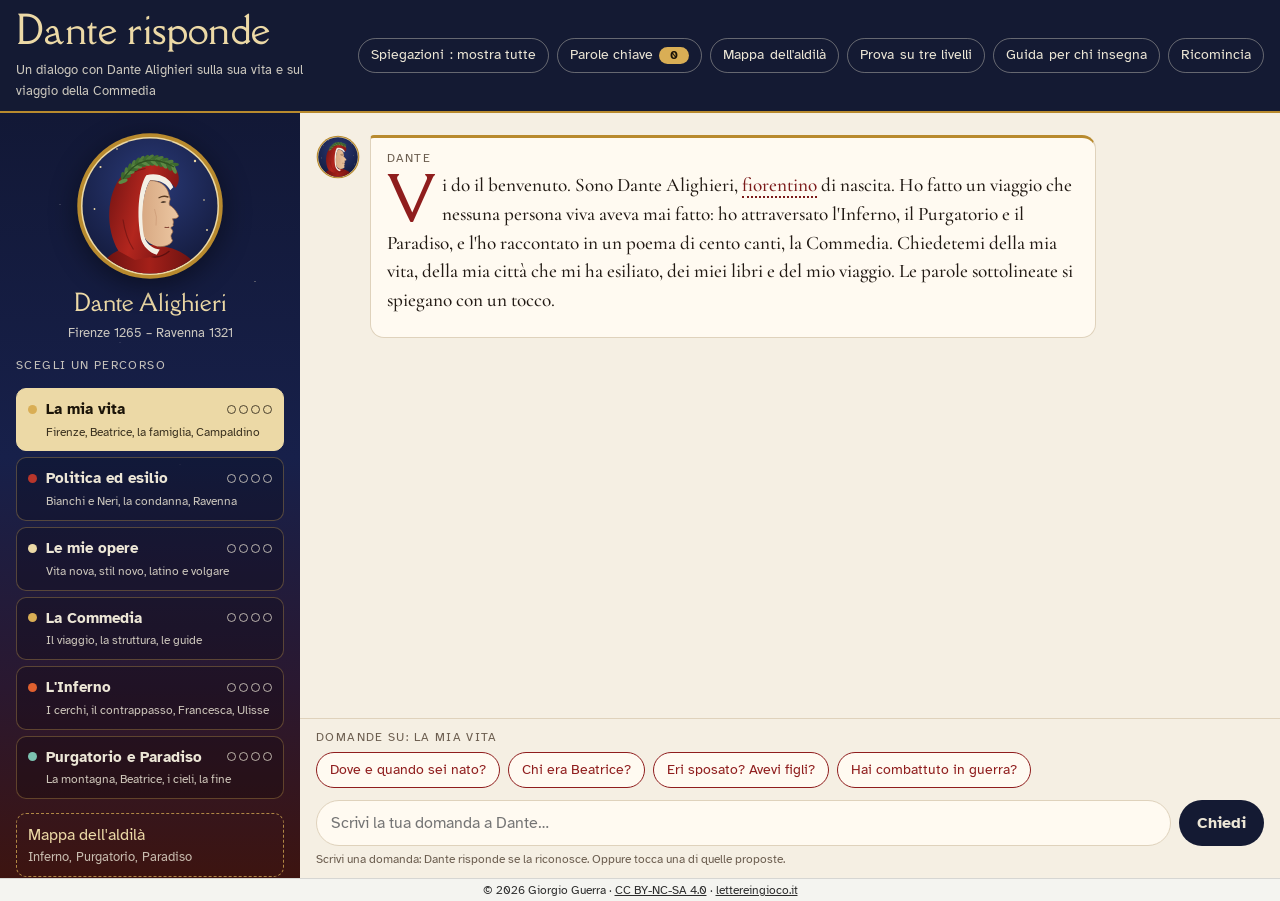
<file: giochi/dante-risponde/gioco.html>
<!doctype html><html><head>
<!-- "Dante risponde" · ideato da Giorgio Guerra · Lettere in gioco · https://lettereingioco.it
     Licenza CC BY-NC-SA 4.0 · https://creativecommons.org/licenses/by-nc-sa/4.0/deed.it -->
<meta name="author" content="Giorgio Guerra">
<meta name="copyright" content="© 2026 Giorgio Guerra · CC BY-NC-SA 4.0">
<style>@font-face{font-family:"Della Respira";font-style:normal;font-weight:400;font-display:swap;src:url([data-uri]) format("woff2")}
@font-face{font-family:"Cormorant Garamond";font-style:normal;font-weight:500;font-display:swap;src:url([data-uri]) format("woff2")}
@font-face{font-family:"Cormorant Garamond";font-style:normal;font-weight:600;font-display:swap;src:url([data-uri]) format("woff2")}
@font-face{font-family:"Cormorant Garamond";font-style:italic;font-weight:500;font-display:swap;src:url([data-uri]) format("woff2")}
@font-face{font-family:"Atkinson Hyperlegible";font-style:normal;font-weight:400;font-display:swap;src:url([data-uri]) format("woff2")}
@font-face{font-family:"Atkinson Hyperlegible";font-style:normal;font-weight:700;font-display:swap;src:url([data-uri]) format("woff2")}
@font-face{font-family:"Atkinson Hyperlegible";font-style:italic;font-weight:400;font-display:swap;src:url([data-uri]) format("woff2")}

.lig-firma{text-align:center;font:12px/22px "Atkinson Hyperlegible",system-ui,sans-serif;height:22px;padding:0 8px;background:#f4f4f0;color:#2b2b2b;border-top:1px solid rgba(0,0,0,.12);overflow:hidden;white-space:nowrap;text-overflow:ellipsis}
.lig-firma a{color:inherit}
</style>
<meta charset=utf8><meta name=viewport content="width=device-width,initial-scale=1,viewport-fit=cover"><style>:root{color-scheme:light;box-sizing:border-box;padding-top:env(safe-area-inset-top,0px);padding-bottom:env(safe-area-inset-bottom,0px)}html{scroll-padding-top:env(safe-area-inset-top,0px)}body{margin:0;padding:0;font:14px -apple-system,BlinkMacSystemFont,sans-serif;background:#fff;color:#000}img{max-width:100%}[hidden]:not([hidden=until-found i]){display:none!important}</style></head><body>
<title>Dante risponde</title>
<meta name="claude:viewport-fit-sides" content="cover">
<style>
/* Layout: a sinistra la colonna del viaggio (dal fuoco dell'Inferno alla notte stellata), a destra il foglio del dialogo con capolettera rosso */
:root{
  --paper:#f5efe3; --card:#fffaf1; --ink:#221a14; --ink-soft:#6b5d4f; --line:#dfd2bc;
  --rosso:#8f1d1d; --on-rosso:#fff5ee; --oro:#b88a2e; --oro-soft:#ecd9a6; --notte:#141a33; --on-notte:#ece6d6;
  --gloss:#7a1a1a; --ok:#2f6b3c; --no:#9b2f24; --alba:#2f6a5c;
  --f-display:"Della Respira",Georgia,"Times New Roman",serif;
  --f-dante:"Cormorant Garamond",Garamond,Georgia,serif;
  --f-ui:"Atkinson Hyperlegible",system-ui,-apple-system,"Segoe UI",sans-serif;
}
@media (prefers-color-scheme: dark){:root:not([data-theme="light"]){
  --paper:#15120f; --card:#201b16; --ink:#efe6d6; --ink-soft:#b3a48e; --line:#3a3128;
  --rosso:#b8362b; --on-rosso:#fff5ee; --oro:#d9ae55; --oro-soft:#5a4720; --gloss:#f0a08f; --ok:#82c48f; --no:#ef8b7c; --alba:#7cc3b1; color-scheme:dark}}
:root[data-theme="dark"]{
  --paper:#15120f; --card:#201b16; --ink:#efe6d6; --ink-soft:#b3a48e; --line:#3a3128;
  --rosso:#b8362b; --on-rosso:#fff5ee; --oro:#d9ae55; --oro-soft:#5a4720; --gloss:#f0a08f; --ok:#82c48f; --no:#ef8b7c; --alba:#7cc3b1; color-scheme:dark}
[hidden]{display:none!important}
html,body{height:100%}
body{background:var(--paper);color:var(--ink);font-family:var(--f-ui);font-size:16px;line-height:1.5}
button{font:inherit;color:inherit;cursor:pointer}
button:focus-visible,textarea:focus-visible,input:focus-visible,[role="button"]:focus-visible{outline:3px solid var(--oro);outline-offset:2px}
.app{height:100%;display:grid;grid-template-rows:auto 1fr;min-height:0}

.top{background:var(--notte);color:var(--on-notte);border-bottom:2px solid var(--oro);
  padding-block:10px;padding-left:max(16px,env(safe-area-inset-left,0px));padding-right:max(16px,env(safe-area-inset-right,0px));
  display:flex;align-items:center;gap:12px 14px;flex-wrap:wrap}
.brand{display:flex;align-items:baseline;gap:12px;min-width:0;flex:1 1 300px;flex-wrap:wrap}
.brand h1{font-family:var(--f-display);font-weight:400;font-size:clamp(1.7rem,3.4vw,2.4rem);line-height:1;margin:0;color:#ecd9a6;letter-spacing:.01em}
.brand p{margin:0;font-size:.84rem;opacity:.85}
.tools{display:flex;gap:8px;flex-wrap:wrap}
.tbtn{background:transparent;border:1px solid rgba(236,230,214,.38);color:var(--on-notte);border-radius:999px;padding:6px 12px;font-size:.85rem;display:inline-flex;align-items:center;gap:6px}
.tbtn:hover{background:rgba(236,230,214,.1)}
.tbtn[aria-pressed="true"]{background:#b8362b;border-color:#b8362b}
.badge{background:#d9ae55;color:#1b1408;border-radius:999px;font-size:.72rem;font-weight:700;padding:0 7px;min-width:1.4em;text-align:center}

.main{display:grid;grid-template-columns:300px 1fr;min-height:0}
.side{color:var(--on-notte);overflow:auto;padding:18px 16px;padding-left:max(16px,env(safe-area-inset-left,0px));display:flex;flex-direction:column;gap:14px;
  background:
    radial-gradient(1.2px 1.2px at 20% 12%,rgba(255,255,255,.8),transparent 60%),radial-gradient(1px 1px at 70% 8%,rgba(255,255,255,.7),transparent 60%),
    radial-gradient(1.4px 1.4px at 85% 22%,rgba(255,240,200,.8),transparent 60%),radial-gradient(1px 1px at 40% 30%,rgba(255,255,255,.6),transparent 60%),
    radial-gradient(1px 1px at 12% 40%,rgba(255,255,255,.5),transparent 60%),radial-gradient(1.2px 1.2px at 60% 46%,rgba(255,255,255,.5),transparent 60%),
    linear-gradient(180deg,#121836 0%,#17204a 45%,#2a1830 75%,#3d1410 100%)}
.portrait{display:flex;flex-direction:column;align-items:center;text-align:center;gap:4px}
.portrait svg{width:150px;height:150px;filter:drop-shadow(0 6px 14px rgba(0,0,0,.45))}
.portrait b{font-family:var(--f-display);font-weight:400;font-size:1.45rem;color:#ecd9a6}
.portrait span{font-size:.8rem;opacity:.85}
.lbl{font-size:.72rem;letter-spacing:.12em;text-transform:uppercase;opacity:.82;margin:0}
.topics{display:flex;flex-direction:column;gap:6px;list-style:none;margin:0;padding:0}
.topic{width:100%;text-align:left;background:rgba(0,0,0,.22);border:1px solid rgba(217,174,85,.32);color:var(--on-notte);border-radius:10px;padding:9px 11px;display:grid;grid-template-columns:auto 1fr auto;gap:2px 9px;align-items:center}
.topic:hover{border-color:#d9ae55}
.topic[aria-current="true"]{background:#ecd9a6;color:#1b1408;border-color:#ecd9a6}
.topic .dot{width:9px;height:9px;border-radius:50%;background:var(--c)}
.topic .tt{font-weight:700;font-size:.95rem}
.topic .ts{grid-column:2/-1;font-size:.78rem;opacity:.85}
.pips{display:flex;gap:3px}
.pips i{width:7px;height:7px;border-radius:50%;border:1px solid currentColor;opacity:.75}
.pips i.on{background:currentColor;opacity:1}
.sidebtn{background:transparent;border:1px dashed rgba(217,174,85,.75);color:#ecd9a6;border-radius:10px;padding:9px 11px;text-align:left}
.sidebtn small{display:block;color:var(--on-notte);opacity:.8}

.chat{display:flex;flex-direction:column;min-height:0;min-width:0}
.log{flex:1;overflow:auto;padding:22px 16px 10px;padding-right:max(16px,env(safe-area-inset-right,0px));display:flex;flex-direction:column;gap:16px}
.msg{display:flex;gap:10px;max-width:780px;width:100%}
.msg.u{align-self:flex-end;justify-content:flex-end;max-width:560px}
.av{flex:none;width:44px;height:44px}
.bub{min-width:0;background:var(--card);border:1px solid var(--line);border-top:3px solid var(--oro);border-radius:4px 14px 14px 14px;padding:12px 16px}
.msg.u .bub{background:var(--rosso);color:var(--on-rosso);border:0;border-radius:14px 4px 14px 14px}
.who{font-size:.72rem;letter-spacing:.1em;text-transform:uppercase;color:var(--ink-soft);margin-bottom:4px}
.dante{font-family:var(--f-dante);font-size:1.2rem;line-height:1.5;font-weight:500}
.dante p{margin:0 0 .5em}
.dante.cap>p:first-child::first-letter{font-family:var(--f-display);float:left;font-size:3.1em;line-height:.82;padding:.06em .1em 0 0;color:var(--rosso)}
.w{background:none;border:0;padding:0;font:inherit;color:var(--gloss);border-bottom:2px dotted var(--gloss);cursor:help;line-height:1.15}
.w:hover{background:color-mix(in srgb,var(--gloss) 12%,transparent)}
.gi{display:none;font-family:var(--f-ui);font-size:.68em;color:var(--ink-soft);font-style:italic}
body.glossall .gi{display:inline}
.versi{margin:10px 0 6px;padding:10px 14px;border-left:3px solid var(--rosso);background:color-mix(in srgb,var(--oro) 9%,var(--card));font-family:var(--f-dante);font-style:italic;font-size:1.18rem;line-height:1.55;overflow-x:auto}
.versi .ref{display:block;font-family:var(--f-ui);font-style:normal;font-size:.72rem;letter-spacing:.08em;text-transform:uppercase;color:var(--ink-soft);margin-top:4px}
.mt{display:flex;gap:8px;flex-wrap:wrap;margin-top:8px}
.mt button{background:transparent;border:1px solid var(--line);border-radius:999px;padding:4px 11px;font-size:.82rem;color:var(--ink-soft)}
.mt button:hover,.mt button[aria-expanded="true"]{border-color:var(--rosso);color:var(--rosso)}
.mt .go{border-color:var(--alba);color:var(--alba)}
.extra{margin-top:10px;padding-top:10px;border-top:1px dashed var(--line);font-size:.95rem}
.extra h4{margin:0 0 3px;font-size:.72rem;letter-spacing:.1em;text-transform:uppercase;color:var(--ink-soft)}
.extra p{margin:0}
.typing{color:var(--ink-soft);font-style:italic}

.sugg{border-top:1px solid var(--line);padding:10px 16px 4px;padding-right:max(16px,env(safe-area-inset-right,0px))}
.sugg .lbl{color:var(--ink-soft);opacity:1;margin-bottom:6px}
.chips{display:flex;gap:8px;flex-wrap:wrap}
.chip{background:var(--card);border:1px solid var(--rosso);color:var(--rosso);border-radius:999px;padding:6px 13px;font-size:.9rem;text-align:left}
.chip:hover{background:var(--rosso);color:var(--on-rosso)}
.chip.alt{border-style:dashed;border-color:var(--ink-soft);color:var(--ink-soft)}
.ask{display:flex;gap:8px;padding:8px 16px 4px;padding-right:max(16px,env(safe-area-inset-right,0px))}
.ask input{flex:1;min-width:0;font:inherit;padding:10px 14px;border-radius:999px;border:1px solid var(--line);background:var(--card);color:var(--ink)}
.ask button{background:var(--notte);color:var(--on-notte);border:0;border-radius:999px;padding:10px 18px;font-weight:700}
.ask button:disabled{opacity:.5;cursor:wait}
.mode{font-size:.76rem;color:var(--ink-soft);padding:0 16px 10px;padding-right:max(16px,env(safe-area-inset-right,0px))}

.pop{position:fixed;z-index:50;max-width:270px;background:var(--notte);color:var(--on-notte);border:1px solid #d9ae55;border-radius:10px;padding:9px 12px;font-size:.92rem;box-shadow:0 8px 24px rgba(0,0,0,.35)}
.pop b{font-family:var(--f-dante);font-size:1.12rem;color:#ecd9a6}
.pop small{display:block;opacity:.75;margin-top:3px;font-size:.74rem}

.sheet{position:fixed;inset:0;z-index:40;background:rgba(0,0,0,.5);display:flex;justify-content:flex-end}
.panel{background:var(--paper);width:min(680px,100%);height:100%;overflow:auto;border-left:2px solid var(--oro);
  padding-block:18px 30px;padding-left:max(18px,env(safe-area-inset-left,0px));padding-right:max(18px,env(safe-area-inset-right,0px))}
.panel header{display:flex;align-items:center;justify-content:space-between;gap:10px;margin-bottom:8px}
.panel h2{font-family:var(--f-display);font-weight:400;font-size:2rem;margin:0;color:var(--rosso);line-height:1.1}
.panel h3{font-size:1.05rem;margin:18px 0 6px}
.panel p,.panel li{max-width:64ch}
.x{background:transparent;border:1px solid var(--line);border-radius:999px;padding:5px 12px}
.tabs{display:flex;gap:6px;flex-wrap:wrap;margin:6px 0 14px}
.tab{border:1px solid var(--line);background:var(--card);border-radius:999px;padding:6px 14px;font-size:.9rem}
.tab[aria-selected="true"]{background:var(--notte);color:var(--on-notte);border-color:var(--notte)}
.lv{font-size:.72rem;letter-spacing:.12em;text-transform:uppercase;color:var(--rosso);font-weight:700}
.match{display:grid;grid-template-columns:minmax(0,.8fr) minmax(0,1.2fr);gap:8px}
.match .col{display:flex;flex-direction:column;gap:6px;min-width:0}
.mbtn{border:1px solid var(--line);background:var(--card);border-radius:8px;padding:8px 10px;text-align:left}
.mbtn.old{font-family:var(--f-dante);font-size:1.12rem;font-weight:600}
.mbtn.sel{border-color:var(--rosso);box-shadow:0 0 0 2px var(--rosso)}
.mbtn.done{border-color:var(--ok);color:var(--ok);opacity:.75;cursor:default}
.mbtn.bad,.card.bad{animation:shake .35s}
@keyframes shake{25%{transform:translateX(-4px)}75%{transform:translateX(4px)}}
.cards{display:flex;flex-direction:column;gap:6px}
.card{border:1px solid var(--line);border-left:4px solid var(--notte);background:var(--card);border-radius:6px;padding:8px 11px;text-align:left}
.card.done{border-left-color:var(--ok);opacity:.7;cursor:default}
.card .n{color:var(--ok);font-weight:700;margin-right:6px}
.q{background:var(--card);border:1px solid var(--line);border-radius:10px;padding:12px 14px;margin-bottom:10px}
.q p{margin:0 0 8px;font-weight:700}
.opts{display:flex;flex-direction:column;gap:6px}
.opt{border:1px solid var(--line);background:var(--paper);border-radius:8px;padding:7px 10px;text-align:left}
.opt.ok{border-color:var(--ok);color:var(--ok);font-weight:700}
.opt.no{border-color:var(--no);color:var(--no)}
.fb{margin-top:8px;font-size:.93rem}
.fb b{color:var(--ok)}.fb b.no{color:var(--no)}
.task{background:var(--card);border:1px solid var(--line);border-radius:10px;padding:12px 14px;margin-bottom:14px}
.task h3{margin-top:0}
.task textarea{width:100%;box-sizing:border-box;min-height:160px;font-family:var(--f-dante);font-size:1.12rem;padding:10px;border-radius:8px;border:1px solid var(--line);background:var(--paper);color:var(--ink);resize:vertical}
.check{list-style:none;padding:0;margin:8px 0;display:flex;flex-direction:column;gap:4px;font-size:.93rem}
.check label{display:flex;gap:8px;align-items:flex-start}
.row{display:flex;gap:8px;flex-wrap:wrap;margin-top:8px}
.pbtn{background:var(--notte);color:var(--on-notte);border:0;border-radius:999px;padding:7px 14px;font-size:.9rem}
.sbtn{background:transparent;border:1px solid var(--line);border-radius:999px;padding:7px 14px;font-size:.9rem}
.glist{list-style:none;padding:0;margin:0;display:flex;flex-direction:column}
.glist li{display:grid;grid-template-columns:minmax(100px,32%) 1fr;gap:10px;padding:8px 0;border-bottom:1px solid var(--line)}
.glist b{font-family:var(--f-dante);font-size:1.12rem;color:var(--gloss)}
.empty{color:var(--ink-soft);font-style:italic}
.mapwrap{background:#0f1430;border-radius:12px;padding:8px;border:1px solid #2a3360}
.mapwrap svg{width:100%;height:auto;display:block;max-width:100%}
.zone{cursor:pointer}
.zone .hit{fill:rgba(0,0,0,0);transition:fill .15s}
.zone:hover .hit,.zone:focus-visible .hit,.zone.on .hit{fill:rgba(236,217,166,.28)}
.zone:focus{outline:none}
.zone:focus-visible .hit{stroke:#ecd9a6;stroke-width:1.5}
.zinfo{background:var(--card);border:1px solid var(--line);border-left:4px solid var(--rosso);border-radius:8px;padding:12px 14px;margin-top:10px}
.zinfo h3{margin:0 0 4px;font-family:var(--f-display);font-weight:400;font-size:1.4rem;color:var(--rosso)}
.zinfo p{margin:0 0 8px}
.toast{position:fixed;left:50%;transform:translateX(-50%);bottom:calc(16px + env(safe-area-inset-bottom,0px));z-index:60;background:var(--ink);color:var(--paper);padding:7px 14px;border-radius:999px;font-size:.85rem;max-width:calc(100% - 32px)}

@media (max-width:860px){
  .main{grid-template-columns:1fr;grid-template-rows:auto 1fr}
  .side{flex-direction:row;align-items:center;overflow-x:auto;overflow-y:hidden;padding-block:10px;gap:10px;padding-right:max(16px,env(safe-area-inset-right,0px))}
  .portrait{flex:none}
  .portrait svg{width:58px;height:58px}
  .portrait b,.portrait span,.side .lbl{display:none}
  .topics{flex-direction:row;gap:6px}
  .topic{white-space:nowrap;padding:7px 10px;grid-template-columns:auto auto auto}
  .topic .ts{display:none}
  .sidebtn{white-space:nowrap;flex:none;padding:7px 10px}
  .sidebtn small{display:none}
  .tbtn .long{display:none}
}
@media (max-width:520px){ .match{grid-template-columns:1fr} }
@media (prefers-reduced-motion:reduce){*{animation:none!important;transition:none!important}}
</style>

<div class="app">
  <header class="top">
    <div class="brand"><h1>Dante risponde</h1><p>Un dialogo con Dante Alighieri sulla sua vita e sul viaggio della Commedia</p></div>
    <div class="tools">
      <button class="tbtn" id="bGlossAll" aria-pressed="false" type="button">Spiegazioni<span class="long">: mostra tutte</span></button>
      <button class="tbtn" id="bGloss" type="button">Parole chiave <span class="badge" id="gCount">0</span></button>
      <button class="tbtn" id="bMap" type="button">Mappa<span class="long"> dell'aldilà</span></button>
      <button class="tbtn" id="bProva" type="button">Prova<span class="long"> su tre livelli</span></button>
      <button class="tbtn" id="bGuida" type="button">Guida<span class="long"> per chi insegna</span></button>
      <button class="tbtn" id="bReset" type="button">Ricomincia</button>
    </div>
  </header>
  <div class="main">
    <aside class="side" aria-label="Percorsi">
      <div class="portrait">
        <svg viewBox="0 0 200 200" role="img" aria-label="Ritratto di Dante di profilo, con il cappuccio rosso e la corona d'alloro"><use href="#dante-ritratto"/></svg>
        <b>Dante Alighieri</b><span>Firenze 1265 – Ravenna 1321</span>
      </div>
      <p class="lbl">Scegli un percorso</p>
      <ul class="topics" id="topics"></ul>
      <button class="sidebtn" type="button" data-open="map">Mappa dell'aldilà<small>Inferno, Purgatorio, Paradiso</small></button>
      <button class="sidebtn" type="button" data-open="prova">Prova su tre livelli<small>Base, intermedio, avanzato</small></button>
    </aside>
    <section class="chat" aria-label="Dialogo con Dante">
      <div class="log" id="log" aria-live="polite"></div>
      <div class="sugg"><p class="lbl" id="suggLbl">Domande</p><div class="chips" id="chips"></div></div>
      <form class="ask" id="askForm" autocomplete="off">
        <label for="askIn" hidden>La tua domanda</label>
        <input id="askIn" name="askIn" placeholder="Scrivi la tua domanda a Dante…" maxlength="400">
        <button type="submit" id="askBtn">Chiedi</button>
      </form>
      <div class="mode" id="mode"></div>
    </section>
  </div>
</div>

<svg width="0" height="0" style="position:absolute" aria-hidden="true"><defs>
  <clipPath id="dClip"><circle cx="100" cy="100" r="90"/></clipPath>
  <radialGradient id="dBg" cx="50%" cy="35%" r="75%"><stop offset="0" stop-color="#2a3a78"/><stop offset="1" stop-color="#0f1430"/></radialGradient>
  <linearGradient id="dHood" x1="0" x2="1" y1="0" y2=".4"><stop offset="0" stop-color="#6e1212"/><stop offset=".55" stop-color="#b3261e"/><stop offset="1" stop-color="#7d1515"/></linearGradient>
  <linearGradient id="dRobe" x1="0" x2="1"><stop offset="0" stop-color="#5e0f0f"/><stop offset=".5" stop-color="#a42019"/><stop offset="1" stop-color="#5e0f0f"/></linearGradient>
  <linearGradient id="dSkin" x1="0" x2="1"><stop offset="0" stop-color="#d8a983"/><stop offset="1" stop-color="#ecc7a2"/></linearGradient>
  <g id="dante-ritratto">
    <circle cx="100" cy="100" r="97" fill="#b88a2e"/><circle cx="100" cy="100" r="92" fill="#ecd9a6"/>
    <g clip-path="url(#dClip)">
      <rect width="200" height="200" fill="url(#dBg)"/>
      <g fill="#ecd9a6"><circle cx="34" cy="48" r="1.4"/><circle cx="160" cy="40" r="1.6"/><circle cx="172" cy="92" r="1.1"/><circle cx="26" cy="104" r="1.2"/><circle cx="150" cy="18" r="1"/><circle cx="56" cy="24" r="1.1"/><circle cx="176" cy="132" r="1.2"/></g>
      <path d="M26 206 C30 168 58 152 96 152 C134 152 164 166 172 206Z" fill="url(#dRobe)"/>
      <path d="M86 156 C96 170 112 172 126 160" fill="none" stroke="#5e0f0f" stroke-width="2"/>
      <path d="M58 160 C40 130 42 84 62 60 C80 38 112 32 130 46 C140 54 141 68 134 76 C130 70 124 66 116 64 L98 62 C88 76 86 112 92 142 C96 154 104 162 112 166 L80 172 Z" fill="url(#dHood)"/>
      <path d="M62 68 C70 58 82 52 94 50" fill="none" stroke="#5e0f0f" stroke-width="1.6" opacity=".6"/>
      <path d="M64 118 C66 132 70 146 78 158" fill="none" stroke="#5e0f0f" stroke-width="1.6" opacity=".55"/>
      <path d="M95 59 C110 55 126 61 131 75 L127 79 C122 69 112 65 100 66 C90 80 88 118 94 145 C98 152 104 157 113 158 L109 165 C99 162 91 154 88 144 C82 114 84 76 95 59Z" fill="#f4efe4"/>
      <path d="M100 66 C113 66 123 73 125 84 L127 91 C126 94 125 96 126 99 C130 101 134 105 138 113 C138 116 134 117 130 117 L131 120 C132 122 130 124 131 126 C130 128 127 128 128 130 C131 132 131 135 129 137 C127 139 128 142 130 146 C128 152 119 155 110 154 C102 152 95 148 92 140 C88 116 89 84 100 66Z" fill="url(#dSkin)"/>
      <path d="M114 95 q4 -2.6 8 -.4 q-3.6 2 -8 .4z" fill="#2a1a10"/>
      <path d="M112 89 q6 -3.4 12 -1" fill="none" stroke="#5a3a22" stroke-width="1.8" stroke-linecap="round"/>
      <path d="M125 128.5 q-3 .6 -5 0" fill="none" stroke="#8a4a3a" stroke-width="1.4" stroke-linecap="round"/>
      <path d="M106 104 q4 10 2 22" fill="none" stroke="#c38f6d" stroke-width="1.2" opacity=".6"/>
      <path d="M100 66 C113 66 123 73 125 84 L127 91 C126 94 125 96 126 99 C130 101 134 105 138 113 C138 116 134 117 130 117 L131 120 C132 122 130 124 131 126 C130 128 127 128 128 130 C131 132 131 135 129 137 C127 139 128 142 130 146 C128 152 119 155 110 154" fill="none" stroke="#9c6c4c" stroke-width="1"/>
      <g id="laurel"></g>
    </g>
  </g>
</defs></svg>

<div class="pop" id="pop" hidden role="tooltip"></div>
<div class="toast" id="toast" hidden></div>

<div class="sheet" id="sheetGloss" hidden><div class="panel" role="dialog" aria-modal="true" aria-labelledby="hGloss">
  <header><h2 id="hGloss">Parole chiave</h2><button class="x" type="button" data-close>Chiudi</button></header>
  <p>Qui finiscono le parole che hai toccato nel dialogo: i concetti per capire Dante e la Commedia.</p>
  <ul class="glist" id="glist"></ul>
  <div class="row"><button class="sbtn" type="button" id="gCopy">Copia l'elenco</button></div>
</div></div>

<div class="sheet" id="sheetMap" hidden><div class="panel" role="dialog" aria-modal="true" aria-labelledby="hMap">
  <header><h2 id="hMap">Mappa dell'aldilà</h2><button class="x" type="button" data-close>Chiudi</button></header>
  <p>L'universo come lo immagina Dante: la Terra al centro, l'Inferno scavato sotto Gerusalemme, la montagna del Purgatorio dall'altra parte del mondo, i nove cieli tutto intorno. Tocca una zona.</p>
  <div class="mapwrap"><svg id="mapsvg" viewBox="0 0 400 470" role="group" aria-label="Mappa dell'universo dantesco"></svg></div>
  <div class="zinfo" id="zinfo"><h3>Da dove cominciare</h3><p>Il viaggio comincia in alto, nella selva oscura vicino a Gerusalemme, scende fino al centro della Terra, risale fino alla cima del Purgatorio e poi vola di cielo in cielo.</p></div>
</div></div>

<div class="sheet" id="sheetProva" hidden><div class="panel" role="dialog" aria-modal="true" aria-labelledby="hProva">
  <header><h2 id="hProva">Prova su tre livelli</h2><button class="x" type="button" data-close>Chiudi</button></header>
  <p>Mettiti alla prova su ciò che hai scoperto parlando con Dante.</p>
  <div class="tabs" role="tablist">
    <button class="tab" role="tab" data-tab="base" aria-selected="true" type="button">Base</button>
    <button class="tab" role="tab" data-tab="mid" aria-selected="false" type="button">Intermedio</button>
    <button class="tab" role="tab" data-tab="adv" aria-selected="false" type="button">Avanzato</button>
  </div>
  <div id="provaBody"></div>
</div></div>

<div class="sheet" id="sheetGuida" hidden><div class="panel" role="dialog" aria-modal="true" aria-labelledby="hGuida">
  <header><h2 id="hGuida">Guida per chi insegna</h2><button class="x" type="button" data-close>Chiudi</button></header>
  <h3>Che cosa è</h3>
  <p>Un dialogo con Dante in sei percorsi (24 domande): la vita a Firenze, la politica e l'esilio, le opere, la Commedia nel suo insieme, l'Inferno, il Purgatorio e il Paradiso. Il centro è il contenuto: chi era Dante, che cosa è successo nella sua vita, che cosa racconta la Commedia. Ogni risposta offre la «Parafrasi» dei versi citati e un «Lo sapevi?» con un approfondimento. Le parole sottolineate spiegano i concetti chiave e finiscono in un elenco personale.</p>
  <h3>Che cosa è autentico</h3>
  <p>I versi citati sono di Dante (Commedia nel testo dell'edizione Petrocchi; Vita nova). La prosa con cui Dante risponde è una ricostruzione in italiano di oggi, fondata sui fatti documentati. Dove le notizie sono incerte (per esempio la data di composizione delle opere o l'identità di Beatrice), Dante lo dice.</p>
  <h3>Strumenti</h3>
  <ul>
    <li><b>Mappa dell'aldilà</b>: lo schema dell'universo dantesco con nove zone da toccare; ogni zona rimanda a una domanda.</li>
    <li><b>Prova su tre livelli</b>. Base: abbinare otto personaggi al loro ruolo. Intermedio: ordinare otto tappe della vita e rispondere a quattro domande a scelta multipla. Avanzato: due scritture (un contrappasso per oggi; un'intervista impossibile a un personaggio) con lista di autovalutazione.</li>
  </ul>
  <h3>Tempi e organizzazione</h3>
  <ul>
    <li>Una lezione da 60 minuti, oppure due: vita, esilio e opere nella prima; Commedia, mappa e prova nella seconda.</li>
    <li>Coppie o gruppi da tre con ruoli: chi legge ad alta voce le risposte di Dante (i versi vanno letti lentamente), chi apre la parafrasi e la spiega, chi annota sul quaderno una linea del tempo della vita di Dante.</li>
    <li>Ogni gruppo sceglie il proprio ordine tra i percorsi; alla fine si ricostruisce insieme il viaggio sulla mappa.</li>
  </ul>
  <h3>La casella per scrivere</h3>
  <p>La casella riconosce le domande attraverso parole chiave e risponde con una delle 24 risposte previste. Con la classe conviene usarla alla LIM, raccogliendo e scrivendo le domande del gruppo.</p>
  <h3>Dopo l'attività</h3>
  <ul>
    <li>Costruire la linea del tempo della vita di Dante, collegando ogni tappa a un'opera.</li>
    <li>Leggere in classe il canto I dell'Inferno (o il canto V) con la parafrasi, partendo dai versi incontrati nel dialogo.</li>
    <li>Discussione: perché Dante ambienta il viaggio nel 1300, se lo scrive dopo l'esilio?</li>
  </ul>
  <p class="empty">Progressi, parole chiave e bozze restano solo nel browser del dispositivo usato. Il pulsante «Ricomincia» li cancella.</p>
<h3>Crediti e licenza</h3>
  <p>Gioco ideato da Giorgio Guerra e realizzato con l'aiuto di Claude (Anthropic). Licenza <a href="https://creativecommons.org/licenses/by-nc-sa/4.0/deed.it" target="_blank" rel="noopener">CC BY-NC-SA 4.0</a>: si può usare e adattare citando l'autore, senza scopi commerciali, condividendo le modifiche con la stessa licenza. Altri giochi gratuiti su <a href="https://lettereingioco.it" target="_blank" rel="noopener">lettereingioco.it</a>.</p>
  </div></div>

<script>
/* ============================== CONTENUTI ============================== */
const INTRO={c:`Vi do il benvenuto. Sono Dante Alighieri, {fiorentino|nato a Firenze: Dante ne andava fiero, anche quando la città lo cacciò} di nascita. Ho fatto un viaggio che nessuna persona viva aveva mai fatto: ho attraversato l'Inferno, il Purgatorio e il Paradiso, e l'ho raccontato in un poema di cento canti, la Commedia. Chiedetemi della mia vita, della mia città che mi ha esiliato, dei miei libri e del mio viaggio. Le parole sottolineate si spiegano con un tocco.`};
const NOMATCH={c:`Questa domanda non l'ho capita. Chiedetemi della mia vita e di Beatrice, della politica e dell'esilio, delle mie opere, della Commedia o dei tre regni dell'aldilà. Oppure toccate una delle domande qui sotto.`};

const TOPICS=[
{id:"vita", t:"La mia vita", s:"Firenze, Beatrice, la famiglia, Campaldino", c:"#d9ae55", qs:[
 {id:"v1", q:"Dove e quando sei nato?", k:["nato","nascita","quando sei","dove sei","famiglia","genitori","madre","padre","infanzia","firenze"],
  c:`Sono nato a Firenze nel 1265, tra maggio e giugno: lo dico io stesso nel Paradiso, quando ricordo di essere nato sotto la costellazione dei Gemelli. La mia famiglia apparteneva alla piccola nobiltà cittadina, era {guelfa|del partito legato al papa, che a Firenze governava dopo aver cacciato i ghibellini} e non era ricca. Mia madre, Bella, morì quando ero bambino; mio padre, Alighiero, si occupava di affari e di prestiti. Fui battezzato nel Battistero di San Giovanni, il «mio bel San Giovanni», come lo chiamo nell'Inferno.`,
  n:`Nel Duecento Firenze era una delle città più ricche e popolose d'Europa: banchieri, mercanti di lana e di stoffe, cantieri ovunque. Proprio in quegli anni si cominciava a costruire la nuova cattedrale e Palazzo Vecchio.`},
 {id:"v2", q:"Chi era Beatrice?", k:["beatrice","amore","innamorato","portinari","bice","ragazza","donna amata"],
  c:`La vidi per la prima volta quando avevo quasi nove anni: anche lei era una bambina, vestita di rosso. La rividi nove anni dopo, vestita di bianco, e mi salutò per strada: da quel saluto nacque tutta la mia poesia. Secondo Boccaccio, che scrisse la mia biografia, era Beatrice Portinari; sposò un altro uomo e morì giovanissima, nel 1290. Promisi allora di dire di lei «quello che mai non fue detto d'alcuna», e ho mantenuto la promessa: nella Commedia è lei a guidarmi in Paradiso.`,
  v:{t:`Tanto gentile e tanto onesta pare\nla donna mia quand'ella altrui saluta,\nch'ogne lingua deven tremando muta,\ne li occhi no l'ardiscon di guardare.`, ref:"Vita nova, sonetto «Tanto gentile»"},
  p:`La mia donna appare così nobile e piena di dignità quando saluta qualcuno, che chi la vede non riesce a parlare e trema, e gli occhi non hanno il coraggio di guardarla.`,
  n:`Nel Medioevo «gentile» significava nobile d'animo e «onesta» significava piena di dignità. L'amore per Beatrice non è una storia vissuta insieme: Dante la ammira da lontano, come una creatura che rende migliori.`},
 {id:"v3", q:"Eri sposato? Avevi figli?", k:["sposato","moglie","gemma","donati","figli","figlio","figlia","matrimonio","jacopo","pietro","antonia"],
  c:`Sì. Già da ragazzo, a dodici anni, fui promesso a Gemma Donati: allora i matrimoni li decidevano le famiglie, con un contratto. La sposai qualche anno dopo e avemmo almeno tre figli: Jacopo, Pietro e Antonia, che si fece suora con il nome di Beatrice. Quando fui esiliato Gemma restò a Firenze; i miei figli maschi, più tardi, mi raggiunsero e furono condannati con me.`,
  n:`Jacopo e Pietro Alighieri scrissero alcuni dei primi commenti alla Commedia. La famiglia di Gemma, i Donati, era tra le più potenti di Firenze: Corso Donati, suo parente, fu il capo dei Guelfi Neri, cioè della parte che fece esiliare Dante.`},
 {id:"v4", q:"Hai combattuto in guerra?", k:["guerra","soldato","combattuto","battaglia","campaldino","cavaliere","arezzo"],
  c:`Sì, a ventiquattro anni. L'11 giugno 1289 combattei nella piana di Campaldino, nel Casentino: Firenze guelfa contro Arezzo {ghibellina|del partito che sosteneva l'imperatore, contrario ai guelfi}. Ero tra i {feditori|i cavalieri della prima fila, che dovevano sostenere il primo urto con il nemico}. Vincemmo, ma di quel giorno ricordo soprattutto la paura. Nel Purgatorio ho dato voce a uno dei caduti nemici, Buonconte da Montefeltro, il cui corpo non fu mai ritrovato.`,
  n:`Della partecipazione di Dante a Campaldino parla Leonardo Bruni, umanista del Quattrocento, che dice di aver letto una lettera di Dante, oggi perduta, in cui il poeta raccontava di aver provato in battaglia «temenza molta», cioè molta paura.`}
]},
{id:"esilio", t:"Politica ed esilio", s:"Bianchi e Neri, la condanna, Ravenna", c:"#b8362b", qs:[
 {id:"p1", q:"Perché sei entrato in politica?", k:["politica","priore","priorato","governo","arte","medici","speziali","comune","cariche"],
  c:`Firenze era un {Comune|città che si governava da sé, con consigli e magistrati eletti dai cittadini}, e io sentivo il dovere di servirla. Per avere cariche pubbliche bisognava iscriversi a un'{Arte|corporazione che riuniva chi faceva lo stesso mestiere}: scelsi quella dei Medici e degli Speziali, che accoglieva anche chi si occupava di studi. Dal 1295 parlai nei consigli e nel 1300 fui eletto {priore|uno dei sei magistrati che governavano Firenze, in carica per due mesi}, dal 15 giugno al 15 agosto. Più tardi scrissi che tutti i miei mali erano cominciati da quel priorato.`,
  n:`Dal 1293 gli Ordinamenti di giustizia escludevano dal governo i nobili più potenti, i «magnati», a meno che non si iscrivessero a un'Arte. Le Arti erano il cuore economico e politico della città.`},
 {id:"p2", q:"Chi erano i Guelfi Bianchi e i Guelfi Neri?", k:["bianchi","neri","guelfi","ghibellini","partiti","cerchi","corso","fazioni","cavalcanti"],
  c:`Dopo la sconfitta dei ghibellini, a Firenze comandavano i guelfi, ma si spaccarono in due parti. I {Bianchi|guidati dalla famiglia dei Cerchi; volevano Firenze libera dalle ingerenze del papa} e i {Neri|guidati da Corso Donati; erano alleati di papa Bonifacio VIII}. Io stavo con i Bianchi. Da priore, per riportare la pace, votai l'esilio dei capi più violenti di entrambe le parti: tra loro c'era il mio primo amico, il poeta Guido Cavalcanti, che si ammalò e morì poco dopo.`,
  n:`La divisione tra Bianchi e Neri nacque da rivalità tra famiglie, ma diventò presto uno scontro sul rapporto tra Firenze e il papa. Bonifacio VIII voleva estendere il proprio potere sulla Toscana.`},
 {id:"p3", q:"Perché sei stato esiliato?", k:["esiliato","esilio","condanna","condannato","cacciato","bonifacio","papa","valois","baratteria","rogo"],
  c:`Nell'autunno del 1301 Firenze mi mandò a Roma come ambasciatore presso papa {Bonifacio VIII|papa dal 1294 al 1303; Dante gli riserva un posto all'Inferno ancora prima che muoia}. Intanto Carlo di Valois, inviato dal papa come «paciere», entrò in Firenze e consegnò la città ai Neri. Nel gennaio 1302 fui condannato per {baratteria|guadagni illeciti ottenuti grazie a una carica pubblica, cioè corruzione}: un'accusa falsa. Non mi presentai, e a marzo la pena diventò la morte sul rogo, se mi avessero preso. Da allora non ho più rivisto Firenze.`,
  n:`Le due condanne sono del 27 gennaio e del 10 marzo 1302. Non è certo che Dante fosse ancora a Roma quando arrivò la notizia: i primi biografi lo dicono, ma i documenti non lo confermano.`},
 {id:"p4", q:"Dove hai vissuto durante l'esilio?", k:["dove hai vissuto","verona","ravenna","cangrande","scala","malaspina","morto","morte","tomba","sepolto","amnistia"],
  c:`Ho vissuto da ospite, di corte in corte. Prima a Verona, presso la famiglia della Scala, e anni dopo presso {Cangrande della Scala|signore di Verona e grande condottiero; secondo una lettera attribuita a Dante, gli è dedicato il Paradiso}; poi in Lunigiana presso i Malaspina; infine a Ravenna, ospite di Guido Novello da Polenta. Nel 1315 Firenze mi offrì di tornare, ma dovevo pagare una multa e fare pubblica penitenza, come un colpevole: rifiutai. Sono morto a Ravenna nel settembre 1321, di ritorno da un'ambasceria a Venezia. Ecco come il mio antenato Cacciaguida, in Paradiso, mi annuncia l'esilio:`,
  v:{t:`Tu proverai sì come sa di sale\nlo pane altrui, e come è duro calle\nlo scendere e 'l salir per l'altrui scale.`, ref:"Paradiso XVII, 58-60"},
  p:`Proverai quanto è salato il pane degli altri, e quanto è faticoso scendere e salire le scale delle case altrui, cioè vivere da ospite. A Firenze il pane si fa senza sale: il pane salato delle altre città ha il sapore di una casa che non è la propria.`,
  n:`Le ossa di Dante sono ancora a Ravenna. Firenze gli ha dedicato un grande monumento funebre nella basilica di Santa Croce, ma è vuoto. Ogni anno, a settembre, Firenze dona l'olio per la lampada che arde sulla sua tomba a Ravenna.`}
]},
{id:"opere", t:"Le mie opere", s:"Vita nova, stil novo, latino e volgare", c:"#ecd9a6", qs:[
 {id:"o1", q:"Che cos'è la Vita nova?", k:["vita nova","vita nuova","libretto","prosimetro","prima opera","libro su beatrice"],
  c:`È il mio primo libro, scritto qualche anno dopo la morte di Beatrice. Vi racconto la storia del mio amore per lei: i due incontri, il saluto negato, la sua morte. È un {prosimetro|opera che alterna parti in prosa e poesie}: raccolgo le poesie che avevo scritto per lei e in prosa spiego come e perché erano nate. Lo dedicai al mio primo amico, Guido Cavalcanti, e lo chiusi con una promessa: non scrivere più di Beatrice finché non avessi saputo farlo in modo degno di lei.`,
  n:`Il titolo significa «vita rinnovata»: l'amore per Beatrice ha cambiato la vita del poeta. L'opera viene datata di solito tra il 1292 e il 1295. La promessa finale si realizza nella Commedia.`},
 {id:"o2", q:"Che cos'era il dolce stil novo?", k:["stil novo","stilnovo","dolce","stilnovisti","guinizzelli","cor gentile","donna angelo","poeti amici"],
  c:`Era il modo di fare poesia d'amore mio e dei miei amici, come Guido Cavalcanti e Lapo Gianni. Il nostro padre era un poeta bolognese, Guido Guinizzelli: aveva scritto che l'amore abita soltanto nel {cuore gentile|il cuore nobile, dove la nobiltà dipende dalle qualità dell'animo e non dalla famiglia di nascita}. Per noi la donna amata è quasi un angelo, una {donna angelo|una donna che, con la sua presenza e il suo saluto, rende migliore chi la guarda} che avvicina a Dio. Il nome di questo stile l'ho inventato io: lo faccio pronunciare nel Purgatorio al poeta Bonagiunta da Lucca.`,
  n:`Lo stile è «dolce» perché le parole sono scelte con cura, musicali e chiare; è «novo» perché rompe con i poeti precedenti, come Guittone d'Arezzo, considerati più faticosi e oscuri.`},
 {id:"o3", q:"Hai scritto anche opere in latino?", k:["latino","de vulgari","monarchia","convivio","trattato","trattati","altre opere","papa e imperatore"],
  c:`Sì: il {latino|la lingua dei dotti, della Chiesa e delle università nel Medioevo} era la lingua della cultura. Nel De vulgari eloquentia, scritto in latino, difendo proprio la dignità del volgare e cerco una lingua che vada bene per tutta l'Italia. Nella Monarchia sostengo che il papa e l'imperatore hanno due compiti diversi: il primo guida le anime verso la salvezza, il secondo governa il mondo, e nessuno dei due deve invadere il campo dell'altro. In volgare scrissi invece il Convivio, un «banchetto» di sapere per chi non conosceva il latino. Il Convivio e il De vulgari eloquentia sono rimasti incompiuti: l'esilio e la Commedia mi hanno portato altrove.`,
  n:`La Monarchia dispiacque alla Chiesa: nel 1559 fu inserita nell'Indice dei libri proibiti. Il Convivio e il De vulgari eloquentia furono scritti nei primi anni dell'esilio.`},
 {id:"o4", q:"Perché hai scritto la Commedia in volgare?", k:["volgare","perché in volgare","lingua","italiano","padre della lingua","parole inventate","modi di dire"],
  c:`Volevo essere letto da tutti, non solo da chi aveva studiato: dai mercanti, dagli artigiani, dalle donne, che il latino non lo conoscevano. Ho usato il fiorentino, ma l'ho arricchito con parole latine, con parole di altre città e con parole nuove inventate da me, come {trasumanar|andare oltre i limiti della natura umana: Dante la crea nel Paradiso}. Molti dei vostri modi di dire vengono da lì: «senza infamia e senza lode», «stai fresco», «il bel paese». Per questo dicono che sono il {padre della lingua italiana|il primo autore che ha mostrato che il volgare poteva parlare di tutto, dal più basso al più alto}.`,
  n:`Secondo il linguista Tullio De Mauro, circa nove parole su dieci del vocabolario di base dell'italiano di oggi si trovano già nella Commedia. Dal 2020 il 25 marzo è il Dantedì, la giornata nazionale dedicata a Dante.`}
]},
{id:"comm", t:"La Commedia", s:"Il viaggio, la struttura, le guide", c:"#d9ae55", qs:[
 {id:"c1", q:"Di che cosa parla la Commedia?", k:["di che cosa parla","trama","racconta","viaggio","selva","selva oscura","inizio","1300","commedia parla"],
  c:`È il racconto di un viaggio nell'aldilà, che compio io stesso, in carne e ossa, nella settimana di Pasqua del 1300. Ho trentacinque anni, la metà della vita, e mi ritrovo perso in una {selva oscura|il bosco buio in cui Dante si smarrisce: rappresenta il peccato e la confusione}. Per uscirne devo attraversare l'Inferno, salire il Purgatorio e arrivare al Paradiso, fino a vedere Dio. Il viaggio dura circa una settimana. Racconto la mia salvezza, ma voglio che diventi un esempio per tutti.`,
  v:{t:`Nel mezzo del cammin di nostra vita\nmi ritrovai per una selva oscura,\nché la diritta via era smarrita.`, ref:"Inferno I, 1-3"},
  p:`A metà della vita umana mi ritrovai in un bosco buio, perché avevo perso la strada giusta.`,
  n:`Il 1300 è l'anno del primo Giubileo, indetto da Bonifacio VIII. Ambientando il viaggio in quell'anno, Dante può far «predire» alle anime fatti che, quando scrive, sono già accaduti, come il suo esilio.`},
 {id:"c2", q:"Perché si chiama Commedia? E chi l'ha chiamata Divina?", k:["perché commedia","divina","titolo","nome","si chiama","boccaccio"],
  c:`Io l'ho chiamata soltanto {Comedìa|nel Medioevo, un racconto che comincia male e finisce bene, scritto in uno stile mescolato e non solo solenne}: comincia nel buio della selva e finisce nella luce di Dio; e usa tutti i registri, dalle parole più umili alle più alte. Il titolo non c'entra con il teatro né con il far ridere. L'aggettivo «divina» l'ha usato per primo Giovanni Boccaccio, che ammirava moltissimo il mio poema; ma solo nel 1555 un'edizione stampata a Venezia l'ha messo nel titolo.`,
  n:`Al contrario, la «tragedia» medievale era un racconto che comincia bene e finisce male, scritto in stile solo alto. L'edizione del 1555 è quella dello stampatore Gabriele Giolito.`},
 {id:"c3", q:"Com'è costruito il poema?", k:["costruito","struttura","canti","cantiche","terzina","numeri","tre","versi","schema"],
  c:`Con i numeri, come una cattedrale. Tre {cantiche|le tre grandi parti del poema: Inferno, Purgatorio, Paradiso}, ognuna di trentatré canti, più un canto di introduzione: cento canti in tutto. Ogni canto è fatto di {terzine incatenate|strofe di tre versi in cui il verso centrale di una terzina dà la rima alla terzina seguente: ABA BCB CDC} di endecasillabi. Il tre richiama la Trinità; il cento è il numero perfetto. E ogni cantica finisce con la stessa parola: «stelle».`,
  n:`La Commedia ha 14.233 versi. Le ultime parole delle cantiche: «E quindi uscimmo a riveder le stelle» (Inferno), «puro e disposto a salire a le stelle» (Purgatorio), «l'amor che move il sole e l'altre stelle» (Paradiso).`},
 {id:"c4", q:"Chi ti guida nel viaggio?", k:["guida","guide","virgilio","chi ti accompagna","accompagna","bernardo","tre fiere","fiere","lonza","leone","lupa"],
  c:`Nella selva tre {fiere|tre animali feroci che bloccano la strada: una lonza, un leone e una lupa; rappresentano i peccati} mi sbarrano la strada. Mi salva il poeta latino {Virgilio|autore dell'Eneide, morto nel 19 a.C.; nella Commedia rappresenta la ragione umana}: me lo manda Beatrice, scesa apposta dal Paradiso. Virgilio mi guida nell'Inferno e nel Purgatorio. In cima al Purgatorio arriva Beatrice, che mi accompagna nel Paradiso. Per l'ultimo tratto, fino alla visione di Dio, la mia guida è san Bernardo di Chiaravalle.`,
  n:`Ogni guida ha un significato: Virgilio è la ragione, che può portare fino alla felicità terrena; Beatrice è la fede e la sapienza divina; san Bernardo, devotissimo di Maria, ottiene per Dante la grazia di vedere Dio.`}
]},
{id:"inferno", t:"L'Inferno", s:"I cerchi, il contrappasso, Francesca, Ulisse", c:"#e0602f", qs:[
 {id:"i1", q:"Com'è fatto l'Inferno?", k:["com'è fatto l'inferno","inferno","cerchi","imbuto","voragine","lucifero","dite","porta","caronte"],
  c:`È una {voragine|un'enorme cavità a forma di imbuto, scavata sotto Gerusalemme dalla caduta di Lucifero} che si stringe verso il centro della Terra. Sopra la porta c'è una scritta terribile. Prima viene l'Antinferno, poi il fiume Acheronte, che le anime attraversano sulla barca di Caronte, e infine nove {cerchi|ripiani circolari, sempre più stretti e profondi}. Più si scende, più i peccati sono gravi: prima chi non ha saputo frenare i desideri, poi i violenti, poi i fraudolenti, cioè chi ha ingannato. In fondo, nel ghiaccio, c'è Lucifero.`,
  v:{t:`Per me si va ne la città dolente,\nper me si va ne l'etterno dolore,\nper me si va tra la perduta gente.\n[…]\nLasciate ogne speranza, voi ch'intrate.`, ref:"Inferno III, 1-3 e 9"},
  p:`Attraverso di me si entra nella città del dolore, nel dolore eterno, tra le anime perdute. Voi che entrate, abbandonate ogni speranza.`,
  n:`Lucifero ha tre facce e in ognuna delle tre bocche mastica un traditore: Giuda, che tradì Cristo, e Bruto e Cassio, che tradirono Giulio Cesare. Dante e Virgilio si arrampicano sul suo corpo, superano il centro della Terra e sbucano dall'altra parte del mondo.`},
 {id:"i2", q:"Che cos'è il contrappasso?", k:["contrappasso","punizione","pena","pene","castigo","puniti","ignavi","indovini"],
  c:`È la legge che regola le pene dell'Inferno: ogni anima è punita in un modo che {corrisponde|per somiglianza o per contrasto} al suo peccato. Gli {ignavi|chi in vita non ha mai preso posizione, né nel bene né nel male}, che in vita non hanno mai seguito un ideale, corrono per sempre dietro a un'insegna, punti da vespe e mosconi. I lussuriosi, che si sono lasciati travolgere dalla passione, sono trascinati da una bufera che non si ferma mai. Gli indovini, che vollero vedere troppo avanti nel futuro, camminano con la testa girata all'indietro.`,
  v:{t:`Così s'osserva in me lo contrapasso.`, ref:"Inferno XXVIII, 142"},
  p:`Così in me si vede applicata la legge del contrappasso.`,
  n:`La parola «contrappasso» compare una sola volta nella Commedia, pronunciata dal poeta provenzale Bertran de Born. Viene dal latino «contra patior», cioè «subisco il contrario».`},
 {id:"i3", q:"Chi sono Paolo e Francesca?", k:["paolo","francesca","canto v","quinto","lussuriosi","amanti","galeotto","rimini"],
  c:`Li incontro nel secondo cerchio, tra i {lussuriosi|chi ha messo la passione amorosa al di sopra della ragione}, trascinati insieme dalla bufera. Francesca da Polenta era sposata con Gianciotto Malatesta, signore di Rimini, ma si innamorò di suo fratello Paolo. Mi racconta che un giorno leggevano insieme la storia d'amore di Lancillotto e Ginevra, e a un certo punto si baciarono. Il marito li scoprì e li uccise entrambi. Quando finì di parlare, provai tanta pietà che svenni, «come corpo morto cade».`,
  v:{t:`Amor, ch'a nullo amato amar perdona,\nmi prese del costui piacer sì forte,\nche, come vedi, ancor non m'abbandona.`, ref:"Inferno V, 103-105"},
  p:`L'amore, che non permette a chi è amato di non amare a sua volta, mi prese con così tanta forza per la bellezza di Paolo che, come vedi, non mi abbandona nemmeno adesso.`,
  n:`Francesca era la zia di Guido Novello da Polenta, il signore che ospitò Dante a Ravenna negli ultimi anni. Il libro che fa nascere il loro amore è diventato un modo di dire: «Galeotto fu 'l libro e chi lo scrisse».`},
 {id:"i4", q:"Chi è Ulisse nella Commedia?", k:["ulisse","odisseo","canto xxvi","fraudolenti","colonne d'ercole","folle volo","conoscenza","canoscenza"],
  c:`Lo incontro nell'ottavo cerchio, tra i {consiglieri fraudolenti|chi ha usato l'intelligenza per ingannare gli altri}, avvolto in una fiamma a due punte insieme al compagno Diomede: sono puniti per gli inganni, come il cavallo di Troia. Ma Ulisse mi racconta una storia che non trovate in Omero: da vecchio, invece di restare a casa, convinse i compagni a superare le {colonne d'Ercole|lo stretto di Gibilterra, che per gli antichi era il confine del mondo da non oltrepassare}. Navigarono verso l'ignoto finché videro una montagna altissima; poi una tempesta li fece naufragare.`,
  v:{t:`Considerate la vostra semenza:\nfatti non foste a viver come bruti,\nma per seguir virtute e canoscenza.`, ref:"Inferno XXVI, 118-120"},
  p:`Pensate alla vostra origine: non siete stati creati per vivere come animali, ma per inseguire il valore e la conoscenza.`,
  n:`La montagna altissima che Ulisse vede prima di morire è il Purgatorio. Il suo «folle volo» è un viaggio fatto con le sole forze umane, senza l'aiuto di Dio: per questo fallisce, mentre quello di Dante riesce.`}
]},
{id:"cielo", t:"Purgatorio e Paradiso", s:"La montagna, Beatrice, i cieli, la fine", c:"#7cc3b1", qs:[
 {id:"pp1", q:"Com'è fatto il Purgatorio?", k:["purgatorio","montagna","cornici","catone","sette","peccati capitali","antipurgatorio","p sulla fronte"],
  c:`È un'altissima montagna, su un'isola nell'emisfero sud, esattamente dalla parte opposta di Gerusalemme: si formò con la terra che si ritrasse quando Lucifero cadde. Il custode è {Catone|uomo politico romano, simbolo della libertà}. Ai piedi della montagna c'è l'Antipurgatorio; poi un angelo mi incide sulla fronte sette P, i sette peccati, e salgo sette {cornici|ripiani che girano intorno alla montagna; in ognuno si purifica uno dei sette vizi capitali}. A ogni cornice una P viene cancellata. In cima c'è il {Paradiso terrestre|il giardino dove vissero Adamo ed Eva}.`,
  v:{t:`Per correr miglior acque alza le vele\nomai la navicella del mio ingegno,\nche lascia dietro a sé mar sì crudele.`, ref:"Purgatorio I, 1-3"},
  p:`Per navigare in acque migliori, la piccola nave del mio ingegno alza ora le vele, lasciandosi alle spalle un mare tanto crudele, cioè l'Inferno.`,
  n:`Nel Purgatorio le anime sono già salve: soffrono, ma con speranza, e pregano. È la cantica dell'amicizia e dell'arte: Dante vi incontra musicisti, pittori, poeti, e il suo amico Casella che canta una sua canzone.`},
 {id:"pp2", q:"Perché a un certo punto Virgilio ti lascia?", k:["virgilio ti lascia","lascia","scompare","addio","beatrice arriva","paradiso terrestre","lete","eunoè"],
  c:`Virgilio è vissuto prima di Cristo e non ha conosciuto la fede: la ragione umana, che lui rappresenta, può guidarmi fino al Paradiso terrestre, ma non oltre. Quando lassù arriva Beatrice, su un carro trionfale, mi volto verso Virgilio per dirgli il mio turbamento… e non c'è più. Piango, e Beatrice mi rimprovera: dopo la sua morte mi ero allontanato dalla strada giusta. Poi mi immergono in due fiumi, il {Lete|il fiume che cancella il ricordo dei peccati} e l'{Eunoè|il fiume che ravviva il ricordo del bene compiuto}, e sono pronto a salire.`,
  n:`Virgilio torna nel Limbo, il primo cerchio dell'Inferno, dove si trovano le anime giuste che non furono battezzate: grandi poeti, filosofi ed eroi dell'antichità. Non soffrono pene, ma desiderano Dio senza speranza.`},
 {id:"pp3", q:"Com'è fatto il Paradiso?", k:["com'è fatto il paradiso","paradiso","cieli","nove cieli","empireo","cacciaguida","piccarda","beati","rosa"],
  c:`Intorno alla Terra girano nove {cieli|sfere trasparenti che ruotano una dentro l'altra, ognuna con il suo pianeta o le sue stelle}: della Luna, di Mercurio, di Venere, del Sole, di Marte, di Giove, di Saturno, delle stelle fisse e infine il Primo Mobile. Oltre c'è l'{Empireo|il cielo di pura luce, fuori dallo spazio e dal tempo, dove si trova Dio}. Le anime abitano tutte lì, sedute in una grande rosa bianca, ma vengono incontro a me nei vari cieli. Nel cielo di Marte incontro il mio antenato Cacciaguida, che mi annuncia l'esilio.`,
  n:`Nel cielo della Luna Dante incontra Piccarda Donati, sorella di Corso e cugina di sua moglie Gemma. In Paradiso le anime non hanno corpo visibile: appaiono come luci, sempre più splendenti.`},
 {id:"pp4", q:"Come finisce il viaggio?", k:["come finisce","fine","finale","visione","dio","ultimo canto","ultimo verso","bernardo prega","vergine"],
  c:`San Bernardo rivolge una preghiera a Maria perché mi conceda di vedere Dio. Guardo, e vedo una luce immensa: dentro, tre cerchi di tre colori, la {Trinità|il Padre, il Figlio e lo Spirito Santo: un solo Dio in tre persone}, e in uno dei cerchi un volto umano. Cerco di capire come sia possibile, ma la mia mente non ce la fa: in quel momento un lampo di luce mi fa comprendere tutto. A quel punto la mia fantasia non ha più forze per raccontare. Resta solo l'amore che muove l'universo.`,
  v:{t:`ma già volgeva il mio disio e 'l velle,\nsì come rota ch'igualmente è mossa,\nl'amor che move il sole e l'altre stelle.`, ref:"Paradiso XXXIII, 143-145"},
  p:`Ma ormai il mio desiderio e la mia volontà erano mossi, come una ruota che gira in modo uniforme, dall'amore che muove il sole e le altre stelle.`,
  n:`Il volto umano nel cerchio rappresenta l'Incarnazione, cioè Dio che si fa uomo in Cristo. La preghiera di san Bernardo comincia con un verso famoso: «Vergine Madre, figlia del tuo figlio».`}
]}
];
const QMAP={}; TOPICS.forEach(t=>t.qs.forEach(q=>{QMAP[q.id]=Object.assign({topic:t.id},q)}));

const ZONES=[
 {id:"z1", t:"Gerusalemme e la selva oscura", q:"c1", x:"Il viaggio comincia qui, nella selva oscura vicino a Gerusalemme, al centro delle terre abitate. Sotto la città si apre la voragine dell'Inferno."},
 {id:"z2", t:"L'Antinferno e il Limbo", q:"i2", x:"Subito dopo la porta corrono gli ignavi, che non hanno mai preso posizione. Oltre il fiume Acheronte c'è il Limbo: le anime giuste che non furono battezzate, tra cui Virgilio."},
 {id:"z3", t:"Il secondo cerchio", q:"i3", x:"I lussuriosi sono trascinati da una bufera eterna. Qui Dante incontra Paolo e Francesca. Seguono i golosi, gli avari e i prodighi, gli iracondi."},
 {id:"z4", t:"La città di Dite", q:"i1", x:"Le mura infuocate di Dite separano chi ha peccato per debolezza da chi ha peccato per malizia: dentro ci sono gli eretici e, più giù, i violenti."},
 {id:"z5", t:"Malebolge", q:"i4", x:"L'ottavo cerchio è diviso in dieci fossati, le Malebolge, dove sono puniti i fraudolenti. Nell'ottava bolgia Ulisse brucia in una fiamma a due punte."},
 {id:"z6", t:"Cocito e Lucifero", q:"i1", x:"In fondo all'Inferno il lago ghiacciato di Cocito imprigiona i traditori. Al centro della Terra c'è Lucifero. Da qui un passaggio nascosto, la «natural burella», porta all'altro emisfero."},
 {id:"z7", t:"La montagna del Purgatorio", q:"pp1", x:"Un'isola nell'oceano dell'emisfero sud, agli antipodi di Gerusalemme. Sette cornici, una per ogni vizio capitale, girano intorno alla montagna."},
 {id:"z8", t:"Il Paradiso terrestre", q:"pp2", x:"Sulla cima del Purgatorio c'è il giardino di Adamo ed Eva. Qui Virgilio scompare e arriva Beatrice."},
 {id:"z9", t:"I nove cieli", q:"pp3", x:"Intorno alla Terra ruotano nove cieli: Luna, Mercurio, Venere, Sole, Marte, Giove, Saturno, stelle fisse, Primo Mobile. Dante li attraversa con Beatrice."},
 {id:"z10", t:"L'Empireo", q:"pp4", x:"Oltre tutti i cieli, fuori dallo spazio e dal tempo, c'è l'Empireo: la luce di Dio e la candida rosa dei beati. Qui il viaggio finisce."}
];

const PROVA={
 base:[["Virgilio","la prima guida, autore dell'Eneide"],["Beatrice","la guida dal Paradiso terrestre in su"],["San Bernardo","l'ultima guida, fino alla visione di Dio"],["Catone","il custode della montagna del Purgatorio"],["Francesca","trascinata dalla bufera tra i lussuriosi"],["Ulisse","punito in una fiamma tra i consiglieri fraudolenti"],["Cacciaguida","l'antenato che predice l'esilio"],["Lucifero","conficcato nel ghiaccio al centro della Terra"]],
 order:[["1265","Dante nasce a Firenze."],["1274","Incontra Beatrice per la prima volta."],["1289","Combatte a Campaldino contro Arezzo."],["1290","Muore Beatrice."],["1300","È priore di Firenze per due mesi."],["1302","Viene condannato all'esilio e poi al rogo."],["1315","Rifiuta di tornare a condizioni umilianti."],["1321","Muore a Ravenna."]],
 mid:[
  {q:"Perché il viaggio della Commedia è ambientato nel 1300, anche se Dante lo scrive negli anni dell'esilio?",o:["Perché nel 1300 morì Beatrice, e il viaggio è un modo per ritrovarla.","Perché così le anime possono «predire» fatti già accaduti quando Dante scrive, come il suo esilio.","Perché nel 1300 Dante fu cacciato da Firenze e cominciò subito a scrivere.","Perché nel 1300 Dante finì di scrivere il poema e volle ricordare quell'anno."],ok:1,
   e:"Il 1300 è l'anno del Giubileo e dei 35 anni di Dante, «nel mezzo del cammin». Ambientando lì il viaggio, Dante fa annunciare alle anime eventi successivi, come l'esilio del 1302. Beatrice morì nel 1290, e il poema fu finito poco prima della morte di Dante, nel 1321."},
  {q:"Che cosa rappresenta Virgilio nel viaggio di Dante?",o:["La fede, che porta l'uomo fino a Dio.","La poesia d'amore, che Dante aveva praticato da giovane.","La ragione umana, che può guidare fino al Paradiso terrestre ma non oltre.","La grazia divina, che salva Dante dalla selva."],ok:2,
   e:"Virgilio, poeta pagano, rappresenta la ragione: può accompagnare Dante attraverso Inferno e Purgatorio, ma per salire in Paradiso serve Beatrice, cioè la fede. La grazia arriva da Maria, Lucia e Beatrice, che mandano Virgilio."},
  {q:"Perché Ulisse si trova nell'Inferno, tra i consiglieri fraudolenti?",o:["Per aver superato le colonne d'Ercole, sfidando i limiti posti da Dio.","Per aver abbandonato la moglie e il figlio per partire.","Perché era pagano e non poteva conoscere Dio.","Per i suoi inganni, come il cavallo di Troia."],ok:3,
   e:"Ulisse è punito per la frode: ha usato l'intelligenza per ingannare, per esempio con il cavallo di Troia. Il «folle volo» oltre le colonne d'Ercole è la storia che racconta, non la colpa per cui è all'Inferno. Essere pagano porterebbe al Limbo, non all'ottavo cerchio."},
  {q:"Che cos'è la terzina incatenata?",o:["Una strofa di tre endecasillabi in cui il verso centrale dà la rima alla terzina successiva: ABA BCB CDC.","Una strofa di tre versi che rimano tutti tra loro: AAA BBB.","Un gruppo di tre canti legati dallo stesso argomento.","Una strofa di tre versi senza rima, come nella poesia latina."],ok:0,
   e:"Nella terzina incatenata il verso centrale «aggancia» la terzina successiva: ABA, BCB, CDC. È una catena che spinge sempre in avanti, come il viaggio. Dante la inventò per la Commedia."}
 ]
};

/* ============================== STATO ============================== */
const KEY="dante-risponde-v1";
const FRESH=()=>({explored:{}, gloss:{}, log:[], cur:"vita", showAll:false, match:{}, ord:[], mid:{}, drafts:{a:"",b:""}, tab:"base"});
let S=FRESH();
try{ const raw=localStorage.getItem(KEY); if(raw) S=Object.assign(FRESH(), JSON.parse(raw)); }catch(e){}
function save(){ try{ localStorage.setItem(KEY, JSON.stringify(Object.assign({},S,{log:S.log.slice(-60)}))); }catch(e){} }

const $=s=>document.querySelector(s);
const esc=s=>String(s).replace(/&/g,"&amp;").replace(/</g,"&lt;").replace(/>/g,"&gt;").replace(/"/g,"&quot;");
function mark(s){ return esc(s).replace(/\{([^|{}]+)\|([^{}]+)\}/g,(m,a,b)=>`<button type="button" class="w" data-w="${a}" data-g="${b}">${a}</button><span class="gi"> (${b})</span>`).replace(/[{}]/g,""); }
function paras(s){ return s.split(/\n\s*\n/).map(p=>`<p>${mark(p.trim()).replace(/\n/g,"<br>")}</p>`).join(""); }
function norm(s){ return String(s).toLowerCase().normalize("NFD").replace(/[̀-ͯ]/g,"").replace(/[’`]/g,"'"); }
function toast(t){ const el=$("#toast"); el.textContent=t; el.hidden=false; clearTimeout(toast.t); toast.t=setTimeout(()=>el.hidden=true,1900); }
function rng(seed){ let s=seed; return ()=>{ s=(s*16807)%2147483647; return (s-1)/2147483646; }; }
function shuffle(a,seed){ const r=rng(seed+3); const b=a.slice(); for(let i=b.length-1;i>0;i--){ const j=Math.floor(r()*(i+1)); [b[i],b[j]]=[b[j],b[i]]; } return b; }
const AV=`<svg class="av" viewBox="0 0 200 200" aria-hidden="true"><use href="#dante-ritratto"/></svg>`;

/* alloro del ritratto */
(function(){ let o=""; const P0=[64,64],P1=[90,24],P2=[132,48];
  for(let i=0;i<=12;i++){ const t=i/12, a=(1-t)*(1-t), b=2*(1-t)*t, c=t*t;
    const x=a*P0[0]+b*P1[0]+c*P2[0], y=a*P0[1]+b*P1[1]+c*P2[1];
    const dx=2*(1-t)*(P1[0]-P0[0])+2*t*(P2[0]-P1[0]), dy=2*(1-t)*(P1[1]-P0[1])+2*t*(P2[1]-P1[1]);
    const ang=Math.atan2(dy,dx)*180/Math.PI;
    o+=`<ellipse cx="${x.toFixed(1)}" cy="${(y-3).toFixed(1)}" rx="6.5" ry="2.6" fill="${i%2?'#4f7a3a':'#3d6a2e'}" transform="rotate(${(ang-35).toFixed(0)} ${x.toFixed(1)} ${(y-3).toFixed(1)})"/>`;
    o+=`<ellipse cx="${x.toFixed(1)}" cy="${(y+3).toFixed(1)}" rx="6.5" ry="2.6" fill="${i%2?'#3d6a2e':'#5c8a44'}" transform="rotate(${(ang+35).toFixed(0)} ${x.toFixed(1)} ${(y+3).toFixed(1)})"/>`; }
  o+=`<path d="M64 64 Q90 24 132 48" fill="none" stroke="#2f5222" stroke-width="1.6"/>`;
  document.getElementById("laurel").innerHTML=o; })();

/* ============================== RENDER CHAT ============================== */
function renderTopics(){
  $("#topics").innerHTML=TOPICS.map(t=>{ const done=t.qs.filter(q=>S.explored[q.id]).length;
    return `<li><button type="button" class="topic" data-topic="${t.id}" aria-current="${S.cur===t.id}" style="--c:${t.c}"><span class="dot"></span><span class="tt">${esc(t.t)}</span><span class="pips" aria-label="${done} domande su ${t.qs.length}">${t.qs.map(q=>`<i class="${S.explored[q.id]?'on':''}"></i>`).join("")}</span><span class="ts">${esc(t.s)}</span></button></li>`; }).join("");
}
function renderChips(){
  const t=TOPICS.find(x=>x.id===S.cur), left=t.qs.filter(q=>!S.explored[q.id]);
  $("#suggLbl").textContent= left.length?`Domande su: ${t.t}`:`${t.t}: percorso completato. Rileggi o cambia argomento`;
  let h=(left.length?left:t.qs).map(q=>`<button type="button" class="chip" data-q="${q.id}">${esc(q.q)}</button>`).join("");
  if(!left.length){ const nx=TOPICS.find(x=>x.qs.some(q=>!S.explored[q.id]));
    h+= nx?`<button type="button" class="chip alt" data-topic="${nx.id}">Passa a: ${esc(nx.t)}</button>`:`<button type="button" class="chip alt" data-open="prova">Tutti i percorsi completati: fai la prova</button>`; }
  $("#chips").innerHTML=h;
}
function danteHTML(m,i){
  const d= m.id&&QMAP[m.id]?QMAP[m.id]:(m.id==="intro"?INTRO:(m.id==="nomatch"?NOMATCH:m));
  let h=`<div class="who">Dante</div><div class="dante cap">${paras(d.c||"")}</div>`;
  if(d.v) h+=`<div class="versi">${esc(d.v.t).replace(/\n/g,"<br>")}<span class="ref">${esc(d.v.ref)}</span></div>`;
  const btn=[]; if(d.p) btn.push(`<button type="button" data-tog="p${i}" aria-expanded="false">Parafrasi</button>`);
  if(d.n) btn.push(`<button type="button" data-tog="n${i}" aria-expanded="false">Lo sapevi?</button>`);
  if(d.zone) btn.push(`<button type="button" class="go" data-open="map" data-zonego="${d.zone}">Guarda sulla mappa</button>`);
  if(btn.length) h+=`<div class="mt">${btn.join("")}</div>`;
  if(d.p) h+=`<div class="extra" id="p${i}" hidden><h4>Parafrasi</h4><p>${esc(d.p)}</p></div>`;
  if(d.n) h+=`<div class="extra" id="n${i}" hidden><h4>Lo sapevi?</h4><p>${esc(d.n)}</p></div>`;
  return h;
}
function msgEl(m,i){ const el=document.createElement("div");
  if(m.t==="u"){ el.className="msg u"; el.innerHTML=`<div class="bub">${esc(m.text)}</div>`; }
  else { el.className="msg c"; el.innerHTML=AV+`<div class="bub">${danteHTML(m,i)}</div>`; }
  return el; }
function renderLog(){ const log=$("#log"); log.innerHTML=""; S.log.forEach((m,i)=>log.appendChild(msgEl(m,i))); log.scrollTop=log.scrollHeight; }
function push(m){ S.log.push(m); const i=S.log.length-1; const el=msgEl(m,i); $("#log").appendChild(el);
  el.scrollIntoView({block:"start",behavior:matchMedia("(prefers-reduced-motion: reduce)").matches?"auto":"smooth"}); save(); return el; }
function renderGloss(){ const ks=Object.keys(S.gloss).sort((a,b)=>a.localeCompare(b,"it")); $("#gCount").textContent=ks.length;
  $("#glist").innerHTML= ks.length?ks.map(k=>`<li><b>${esc(k)}</b><span>${esc(S.gloss[k])}</span></li>`).join(""):`<li class="empty">Ancora vuoto. Tocca una parola sottolineata nelle risposte di Dante.</li>`; }
/* zona collegata a ogni domanda */
ZONES.forEach(z=>{ const q=QMAP[z.q]; if(q && !q.zone) q.zone=z.id; });

/* ============================== DOMANDE ============================== */
let busy=false;
function askScripted(id,shown){ if(busy) return; busy=true; const q=QMAP[id];
  push({t:"u",text:shown||q.q}); S.cur=q.topic;
  const tmp=document.createElement("div"); tmp.className="msg c"; tmp.innerHTML=AV+`<div class="bub"><span class="typing">Dante riflette…</span></div>`;
  $("#log").appendChild(tmp); tmp.scrollIntoView({block:"end"});
  setTimeout(()=>{ tmp.remove(); S.explored[id]=true; push({t:"c",id}); renderTopics(); renderChips(); busy=false; },600); }
function matchQuestion(text){ const s=norm(text); let best=null,bs=0;
  Object.values(QMAP).forEach(q=>{ let sc=0; q.k.forEach(k=>{ if(s.includes(norm(k))) sc+= norm(k).length>6?2:1; });
    if(sc>bs||(sc===bs&&sc>0&&best&&S.explored[best.id]&&!S.explored[q.id])){ bs=sc; best=q; } });
  return bs>0?best:null; }
function askLocal(text){ const q=matchQuestion(text); if(q){ askScripted(q.id,text); return; } push({t:"u",text}); push({t:"c",id:"nomatch"}); }

/* ============================== CHAT LIBERA ============================== */
let SAMPLE=null;
const FACTS=Object.values(QMAP).map(q=>"- "+q.n).join("\n");
const RULES=`Interpreti Dante Alighieri (Firenze 1265 – Ravenna 1321) in un'attività didattica di italiano per una classe di scuola secondaria di primo grado (11-14 anni). Chi scrive è una ragazza o un ragazzo della classe.

COME PARLI
- Italiano di oggi, chiaro, con un tono dignitoso, caldo e a tratti ironico. Da 4 a 7 frasi. Parli in prima persona come Dante, spirito che ricorda la propria vita e il proprio viaggio.
- Il centro è il CONTENUTO: la tua vita, Firenze, la politica, l'esilio, le opere, la trama e i personaggi della Commedia. Non fare lezioni di grammatica.
- Segna da 2 a 4 concetti chiave così: {parola|spiegazione breve per ragazzi}. Esempio: {contrappasso|la pena che corrisponde al peccato}. Non usare le parentesi graffe per altro.
- Puoi citare al massimo 3 versi autentici della Commedia, solo se ne sei assolutamente sicuro, tra virgolette «».
- Rivolgiti alla classe con «voi»; evita il maschile generico («ragazzi», «bravi»): usa forme neutre.
- Tono adatto a una classe: niente particolari macabri o violenti, niente volgarità. Se la domanda è fuori tema o offensiva, rispondi con garbo e proponi un argomento.
- Non inventare fatti. Se una notizia è incerta, dillo («secondo i biografi», «non è certo»). Puoi stupirti del mondo di oggi.

FORMATO (obbligatorio)
Prima la risposta di Dante. Poi una riga che comincia esattamente con «NOTA:» seguita da un'informazione storica precisa in una o due frasi, in terza persona, oppure «NOTA: -».

INFORMAZIONI AFFIDABILI
${FACTS}`;
function setMode(){ $("#mode").textContent= SAMPLE?"Chat libera attiva: Dante risponde a qualsiasi domanda grazie a Claude, usando i messaggi dell'account di chi ha aperto la pagina.":"Scrivi una domanda: Dante risponde se la riconosce. Oppure tocca una di quelle proposte."; }
(async()=>{ try{ if(window.claude&&typeof claude.use==="function") SAMPLE=await claude.use("sample"); }catch(e){ SAMPLE=null; } setMode(); })();
function parseLLM(text){ const a=text.split(/\n\s*NOTA:\s*/i); let n=(a[1]||"").trim(); if(n==="-"||n==="—") n=""; return {c:a[0].trim(), n}; }
function historyTurns(){ const out=[]; S.log.slice(-10).forEach(m=>{ if(m.t==="u") out.push({role:"user",content:m.text}); else { const d=m.id&&QMAP[m.id]?QMAP[m.id]:(m.id==="intro"?INTRO:m); if(d.c) out.push({role:"assistant",content:d.c}); } });
  while(out.length&&out[0].role==="assistant") out.shift(); return out; }
const OFF=["not_granted","sampling_disabled","not_declared","capability_disabled","capability_removed","session_expired"];
async function askFree(text){ if(busy) return; busy=true; $("#askBtn").disabled=true;
  const turns=[{role:"user",content:RULES},...historyTurns(),{role:"user",content:text}];
  push({t:"u",text});
  const el=document.createElement("div"); el.className="msg c"; el.innerHTML=AV+`<div class="bub"><div class="who">Dante</div><div class="dante"><span class="typing">Dante riflette…</span></div></div>`;
  $("#log").appendChild(el); el.scrollIntoView({block:"end"}); const box=el.querySelector(".dante");
  try{ const r=await SAMPLE(turns,{cache:false,onText:({text})=>{ box.innerHTML=paras(text.split(/\n\s*NOTA:/i)[0].replace(/\{[^}]*$/,"")); }});
    const p=parseLLM(r.text); el.remove(); push({t:"c",free:true,c:p.c,n:p.n});
  }catch(e){ el.remove(); if(e&&OFF.includes(e.code)){ SAMPLE=null; setMode(); } if(e&&e.code==="rate_limited") toast("Troppe domande di fila: riprova tra poco.");
    S.log.pop(); renderLog(); busy=false; $("#askBtn").disabled=false; askLocal(text); return; }
  busy=false; $("#askBtn").disabled=false; }

/* ============================== MAPPA ============================== */
function drawMap(){
  const C=[200,255]; let o=`<defs><radialGradient id="mE" cx=".5" cy=".5" r=".5"><stop offset="0" stop-color="#2a6a8a"/><stop offset="1" stop-color="#173a55"/></radialGradient>
   <linearGradient id="mInf" x1="0" y1="0" x2="0" y2="1"><stop offset="0" stop-color="#5a1a12"/><stop offset="1" stop-color="#d0462a"/></linearGradient>
   <linearGradient id="mPur" x1="0" y1="0" x2="0" y2="1"><stop offset="0" stop-color="#6f7f58"/><stop offset="1" stop-color="#a7b886"/></linearGradient>
   <radialGradient id="mEmp" cx=".5" cy="0" r=".9"><stop offset="0" stop-color="#fff4cf" stop-opacity=".9"/><stop offset="1" stop-color="#fff4cf" stop-opacity="0"/></radialGradient></defs>`;
  o+=`<rect width="400" height="470" fill="#0f1430"/><ellipse cx="200" cy="10" rx="230" ry="60" fill="url(#mEmp)"/>`;
  const names=["Luna","Mercurio","Venere","Sole","Marte","Giove","Saturno","Stelle fisse","Primo Mobile"];
  for(let k=0;k<9;k++){ const r=118+k*10; o+=`<circle cx="200" cy="255" r="${r}" fill="none" stroke="#d9ae55" stroke-opacity="${(.25+k*.06).toFixed(2)}" stroke-width="${k===8?1.6:1}"/>`; }
  o+=`<text x="200" y="28" text-anchor="middle" font-family="Della Respira,Georgia,serif" font-size="17" fill="#fff4cf">Empireo</text>`;
  o+=`<text x="336" y="98" font-family="Atkinson Hyperlegible,sans-serif" font-size="10" fill="#ecd9a6">I nove cieli</text><path d="M334 102 L306 118" stroke="#ecd9a6" stroke-width=".8"/>`;
  // terra
  o+=`<circle cx="200" cy="255" r="105" fill="url(#mE)"/><path d="M95 255 A105 105 0 0 1 305 255 Z" fill="#7b6440"/><path d="M95 255 A105 105 0 0 1 305 255" fill="none" stroke="#5c4a2e" stroke-width="1"/>`;
  // inferno cono
  o+=`<path d="M150 156 L250 156 L200 255 Z" fill="url(#mInf)" stroke="#2b0d08" stroke-width="1"/>`;
  for(let k=1;k<=8;k++){ const y=156+k*11, hw=50*(1-(y-156)/99); o+=`<line x1="${(200-hw).toFixed(1)}" y1="${y}" x2="${(200+hw).toFixed(1)}" y2="${y}" stroke="#2b0d08" stroke-width=".8" opacity=".7"/>`; }
  o+=`<path d="M194 250 l6 -8 l6 8 z" fill="#111"/><line x1="200" y1="255" x2="200" y2="352" stroke="#ecd9a6" stroke-width="1" stroke-dasharray="3 3" opacity=".7"/>`;
  // gerusalemme e selva
  o+=`<path d="M186 152 l4 -8 l4 8 M192 152 v-10 h6 v10 M200 152 l3 -12 l3 12" stroke="#ecd9a6" stroke-width="1.4" fill="none"/>`;
  o+=`<g fill="#1f4a28"><circle cx="168" cy="150" r="4"/><circle cx="174" cy="148" r="4.5"/><circle cx="162" cy="152" r="3.5"/></g>`;
  // purgatorio
  o+=`<path d="M168 355 L232 355 L200 422 Z" fill="url(#mPur)" stroke="#2d3a24" stroke-width="1"/>`;
  for(let k=1;k<=6;k++){ const y=355+k*8.5, hw=32*(1-(y-355)/67); o+=`<line x1="${(200-hw).toFixed(1)}" y1="${y}" x2="${(200+hw).toFixed(1)}" y2="${y}" stroke="#2d3a24" stroke-width=".8"/>`; }
  o+=`<path d="M192 410 L208 410 L200 422 Z" fill="#3f9b4a"/><circle cx="200" cy="414" r="2.4" fill="#cfe9a6"/>`;
  // etichette
  o+=`<g font-family="Atkinson Hyperlegible,sans-serif" font-size="10" fill="#ecd9a6">
    <text x="22" y="182">Inferno</text><path d="M62 179 L150 175" stroke="#ecd9a6" stroke-width=".8"/>
    <text x="22" y="148">Gerusalemme</text><path d="M86 145 L160 149" stroke="#ecd9a6" stroke-width=".8"/>
    <text x="22" y="392">Purgatorio</text><path d="M74 389 L176 385" stroke="#ecd9a6" stroke-width=".8"/>
    <text x="268" y="430">Paradiso terrestre</text><path d="M266 427 L206 415" stroke="#ecd9a6" stroke-width=".8"/>
    <text x="210" y="305" fill="#ecd9a6" opacity=".85">natural burella</text>
    <text x="236" y="236" fill="#ecd9a6" opacity=".9">Lucifero</text><path d="M234 233 L207 248" stroke="#ecd9a6" stroke-width=".8"/></g>`;
  // zone toccabili (le più ampie prima)
  const hz=(id,shape,label)=>`<g class="zone" data-zone="${id}" role="button" tabindex="0" aria-label="${esc(label)}">${shape.replace('/>',' class="hit"/>')}</g>`;
  const tz=(y0,y1)=>{ const h0=50*(1-(y0-156)/99), h1=50*(1-(y1-156)/99); return `<path d="M${(200-h0).toFixed(1)} ${y0} L${(200+h0).toFixed(1)} ${y0} L${(200+h1).toFixed(1)} ${y1} L${(200-h1).toFixed(1)} ${y1} Z"/>`; };
  o+=hz("z10",`<rect x="90" y="4" width="220" height="40" rx="10"/>`,"L'Empireo");
  o+=hz("z9",`<path d="M200 51 A204 204 0 1 1 199.9 51 Z M200 145 A110 110 0 1 0 200.1 145 Z" fill-rule="evenodd"/>`,"I nove cieli");
  o+=hz("z1",`<rect x="154" y="134" width="60" height="22" rx="6"/>`,"Gerusalemme e la selva oscura");
  o+=hz("z2",tz(156,178),"L'Antinferno e il Limbo");
  o+=hz("z3",tz(178,189),"Il secondo cerchio");
  o+=hz("z4",tz(189,211),"La città di Dite");
  o+=hz("z5",tz(211,233),"Malebolge");
  o+=hz("z6",`<path d="M189 233 L211 233 L200 258 Z"/>`,"Cocito e Lucifero");
  o+=hz("z7",`<path d="M166 352 L234 352 L210 404 L190 404 Z"/>`,"La montagna del Purgatorio");
  o+=hz("z8",`<circle cx="200" cy="414" r="11"/>`,"Il Paradiso terrestre");
  $("#mapsvg").innerHTML=o;
}
function showZone(id){ const z=ZONES.find(x=>x.id===id); if(!z) return;
  document.querySelectorAll(".zone").forEach(g=>g.classList.toggle("on",g.dataset.zone===id));
  const q=QMAP[z.q];
  $("#zinfo").innerHTML=`<h3>${esc(z.t)}</h3><p>${esc(z.x)}</p><button type="button" class="pbtn" data-askzone="${z.q}">Chiedi a Dante: «${esc(q.q)}»</button>`; }

/* ============================== PROVA ============================== */
let selOld=null;
function renderProva(){
  document.querySelectorAll(".tab").forEach(t=>t.setAttribute("aria-selected",t.dataset.tab===S.tab));
  const b=$("#provaBody");
  if(S.tab==="base"){ const done=Object.keys(S.match).length;
    const olds=shuffle(PROVA.base.map(p=>p[0]),7), news=shuffle(PROVA.base.map(p=>p[1]),2);
    b.innerHTML=`<p class="lv">Livello base</p><p>Tocca un personaggio, poi il suo ruolo nella Commedia. Abbinati: <b>${done}/${PROVA.base.length}</b></p>
     <div class="match"><div class="col">${olds.map(o=>`<button type="button" class="mbtn old ${S.match[o]?'done':''} ${selOld===o?'sel':''}" data-old="${esc(o)}" ${S.match[o]?'disabled':''}>${esc(o)}</button>`).join("")}</div>
     <div class="col">${news.map(n=>{ const used=Object.values(S.match).includes(n); return `<button type="button" class="mbtn ${used?'done':''}" data-new="${esc(n)}" ${used?'disabled':''}>${esc(n)}</button>`; }).join("")}</div></div>
     ${done===PROVA.base.length?`<p class="fb"><b>Tutti abbinati.</b> Passa al livello intermedio.</p>`:""}
     <div class="row"><button type="button" class="sbtn" data-reset="match">Ricomincia questo esercizio</button></div>`;
  } else if(S.tab==="mid"){
    const order=shuffle(PROVA.order.map((_,i)=>i),11), full=S.ord.length===PROVA.order.length;
    const ans=Object.keys(S.mid).length, ok=Object.entries(S.mid).filter(([i,v])=>PROVA.mid[i].ok===v).length;
    b.innerHTML=`<p class="lv">Livello intermedio</p><h3>1. La vita di Dante in ordine</h3><p>Tocca le tappe dalla più antica alla più recente. Un errore fa ricominciare la sequenza.</p>
     <div class="cards">${order.map(i=>{ const pos=S.ord.indexOf(i); const d=pos>=0; return `<button type="button" class="card ${d?'done':''}" data-ord="${i}" ${d?'disabled':''}>${d?`<span class="n">${PROVA.order[i][0]}</span>`:""}${esc(PROVA.order[i][1])}</button>`; }).join("")}</div>
     ${full?`<p class="fb"><b>Linea del tempo completa.</b></p>`:""}
     <h3>2. Quattro domande sulla Commedia</h3><p>Risposte esatte: <b>${ok}/${PROVA.mid.length}</b>${ans<PROVA.mid.length?` (${PROVA.mid.length-ans} ancora da fare)`:""}</p>`+
     PROVA.mid.map((m,i)=>{ const a=S.mid[i];
      return `<div class="q"><p>${i+1}. ${esc(m.q)}</p><div class="opts">${m.o.map((o,j)=>{ let cls=""; if(a!==undefined){ if(j===m.ok) cls="ok"; else if(j===a) cls="no"; }
       return `<button type="button" class="opt ${cls}" data-mq="${i}" data-mo="${j}" ${a!==undefined?'disabled':''}>${esc(o)}</button>`; }).join("")}</div>
       ${a!==undefined?`<div class="fb">${a===m.ok?'<b>Risposta corretta.</b>':'<b class="no">Non è questa.</b>'} ${esc(m.e)}</div>`:""}</div>`; }).join("")+
     `<div class="row"><button type="button" class="sbtn" data-reset="mid">Ricomincia questo livello</button></div>`;
  } else {
    b.innerHTML=`<p class="lv">Livello avanzato</p>
    <div class="task"><h3>A. Un contrappasso per oggi</h3>
     <p>Immagina di accompagnare Dante in un nuovo cerchio dell'Inferno, dedicato a un comportamento sbagliato di oggi (per esempio chi spreca il cibo, chi inquina, chi diffonde notizie false). Scrivi 8-10 righe: descrivi il luogo, la pena e spiega perché quella pena corrisponde al peccato. Non prendere in giro persone reali.</p>
     <label for="draftA" class="lv">Il tuo testo</label><textarea id="draftA" data-draft="a" placeholder="Scendemmo ancora, e Virgilio mi disse…">${esc(S.drafts.a)}</textarea>
     <ul class="check"><li><label><input type="checkbox" id="ca1"> Il peccato è chiaro</label></li><li><label><input type="checkbox" id="ca2"> La pena corrisponde al peccato, per somiglianza o per contrasto</label></li><li><label><input type="checkbox" id="ca3"> Descrivo il luogo con almeno due dettagli</label></li><li><label><input type="checkbox" id="ca4"> Racconto in prima persona, come Dante</label></li><li><label><input type="checkbox" id="ca5"> Non nomino persone reali</label></li></ul>
     <div class="row"><button type="button" class="sbtn" data-copy="a">Copia il testo</button>${SAMPLE?`<button type="button" class="pbtn" data-review="a">Fallo leggere a Dante</button>`:""}</div><div id="revA"></div></div>
    <div class="task"><h3>B. Intervista impossibile</h3>
     <p>Scegli un personaggio della Commedia (Francesca, Ulisse, Virgilio, Beatrice, Cacciaguida o un altro). Scrivi quattro domande e le sue risposte, usando ciò che hai scoperto. Almeno una domanda deve riguardare il luogo dell'aldilà in cui si trova e il motivo.</p>
     <label for="draftB" class="lv">La tua intervista</label><textarea id="draftB" data-draft="b" placeholder="Domanda: …&#10;Risposta: …">${esc(S.drafts.b)}</textarea>
     <ul class="check"><li><label><input type="checkbox" id="cb1"> Quattro domande e quattro risposte</label></li><li><label><input type="checkbox" id="cb2"> Spiego dove si trova il personaggio e perché</label></li><li><label><input type="checkbox" id="cb3"> Le informazioni sono corrette</label></li><li><label><input type="checkbox" id="cb4"> Il personaggio parla in prima persona</label></li></ul>
     <div class="row"><button type="button" class="sbtn" data-copy="b">Copia il testo</button>${SAMPLE?`<button type="button" class="pbtn" data-review="b">Fallo leggere a Dante</button>`:""}</div><div id="revB"></div></div>`;
  }
}
async function review(which){ const txt=(S.drafts[which]||"").trim(), out=$(which==="a"?"#revA":"#revB");
  if(txt.length<40){ out.innerHTML=`<p class="fb">Scrivi qualche riga in più, poi riprova.</p>`; return; }
  out.innerHTML=`<p class="typing">Dante legge…</p>`;
  const task= which==="a"?"un nuovo cerchio dell'Inferno con un contrappasso per un comportamento di oggi":"un'intervista impossibile a un personaggio della Commedia";
  const prompt=RULES+`\n\nCOMPITO ORA: una persona della classe ti ha scritto ${task}. Commentala nei panni di Dante in 3-5 frasi: con gentilezza e un po' di ironia, riconosci un punto riuscito; se ci sono errori sui contenuti della Commedia correggili con precisione; suggerisci una cosa concreta da migliorare. Rispetta il FORMATO; nella NOTA scrivi un consiglio pratico per la revisione.\n\nTESTO DELLA CLASSE:\n${txt.slice(0,2500)}`;
  try{ const r=await SAMPLE(prompt,{cache:false}); const p=parseLLM(r.text);
    out.innerHTML=`<div class="extra"><h4>Dante commenta</h4><div class="dante">${paras(p.c)}</div>${p.n?`<h4 style="margin-top:8px">Consiglio</h4><p>${esc(p.n)}</p>`:""}</div>`;
  }catch(e){ if(e&&OFF.includes(e.code)){ SAMPLE=null; setMode(); } out.innerHTML=`<p class="fb">Dante non può leggere adesso. Usa la lista di controllo e fai leggere il testo a un compagno o a una compagna.</p>`; } }

/* ============================== FOGLI E POPOVER ============================== */
let lastFocus=null;
function openSheet(id){ lastFocus=document.activeElement; const s=$("#"+id); s.hidden=false; s.querySelector("[data-close]").focus(); }
function closeSheets(){ document.querySelectorAll(".sheet").forEach(s=>s.hidden=true); if(lastFocus&&lastFocus.focus) lastFocus.focus(); }
function showPop(btn){ const p=$("#pop"), w=btn.dataset.w, g=btn.dataset.g; const isNew=!S.gloss[w]; S.gloss[w]=g; save(); renderGloss();
  p.innerHTML=`<b>${esc(w)}</b>: ${esc(g)}<small>${isNew?"Aggiunta alle tue parole chiave":"Già tra le tue parole chiave"}</small>`; p.hidden=false;
  const r=btn.getBoundingClientRect(), pw=p.offsetWidth, ph=p.offsetHeight; let x=Math.min(Math.max(8,r.left),innerWidth-pw-8), y=r.bottom+6; if(y+ph>innerHeight-8) y=r.top-ph-6;
  p.style.left=x+"px"; p.style.top=y+"px"; }
function openMap(zone){ drawMap(); openSheet("sheetMap"); if(zone) showZone(zone); }

/* ============================== EVENTI ============================== */
document.addEventListener("click",e=>{
  const zg=e.target.closest(".zone"); if(zg){ showZone(zg.dataset.zone); return; }
  const t=e.target.closest("button"); const pop=$("#pop");
  if(!t||!t.classList.contains("w")) pop.hidden=true;
  if(!t){ if(e.target.classList.contains("sheet")) closeSheets(); return; }
  if(t.classList.contains("w")){ showPop(t); return; }
  if(t.dataset.q){ askScripted(t.dataset.q); return; }
  if(t.dataset.askzone){ closeSheets(); askScripted(t.dataset.askzone); return; }
  if(t.dataset.topic){ S.cur=t.dataset.topic; save(); renderTopics(); renderChips(); const c=$("#chips .chip"); if(c) c.focus(); return; }
  if(t.dataset.tog){ const x=$("#"+t.dataset.tog); x.hidden=!x.hidden; t.setAttribute("aria-expanded",!x.hidden); return; }
  if(t.dataset.open==="map"){ openMap(t.dataset.zonego); return; }
  if(t.dataset.open==="prova"){ renderProva(); openSheet("sheetProva"); return; }
  if(t.hasAttribute("data-close")){ closeSheets(); return; }
  if(t.dataset.tab){ S.tab=t.dataset.tab; save(); renderProva(); return; }
  if(t.dataset.old!==undefined){ selOld= selOld===t.dataset.old?null:t.dataset.old; renderProva(); return; }
  if(t.dataset.new!==undefined){ if(!selOld){ toast("Prima tocca un personaggio"); return; }
    const pair=PROVA.base.find(p=>p[0]===selOld);
    if(pair[1]===t.dataset.new){ S.match[selOld]=t.dataset.new; selOld=null; save(); renderProva(); } else { t.classList.add("bad"); setTimeout(()=>t.classList.remove("bad"),400); } return; }
  if(t.dataset.ord!==undefined){ const i=+t.dataset.ord;
    if(i===S.ord.length){ S.ord.push(i); save(); renderProva(); if(S.ord.length===PROVA.order.length) toast("Linea del tempo completa"); }
    else { t.classList.add("bad"); toast("Non è la tappa successiva: la sequenza ricomincia"); setTimeout(()=>{ S.ord=[]; save(); renderProva(); },450); } return; }
  if(t.dataset.mq!==undefined){ S.mid[t.dataset.mq]=+t.dataset.mo; save(); renderProva(); return; }
  if(t.dataset.reset){ if(t.dataset.reset==="match"){ S.match={}; selOld=null; } else { S.mid={}; S.ord=[]; } save(); renderProva(); return; }
  if(t.dataset.copy){ copyText(S.drafts[t.dataset.copy]||""); return; }
  if(t.dataset.review){ review(t.dataset.review); return; }
});
document.addEventListener("keydown",e=>{
  if(e.key==="Escape"){ $("#pop").hidden=true; closeSheets(); return; }
  const zg=e.target.closest&&e.target.closest(".zone"); if(zg&&(e.key==="Enter"||e.key===" ")){ e.preventDefault(); showZone(zg.dataset.zone); }
});
document.addEventListener("input",e=>{ const d=e.target.dataset&&e.target.dataset.draft; if(d){ S.drafts[d]=e.target.value; save(); } });
function copyText(s){ try{ navigator.clipboard.writeText(s).then(()=>toast("Copiato"),()=>toast("Seleziona il testo e copialo a mano")); }catch(e){ toast("Seleziona il testo e copialo a mano"); } }
$("#askForm").addEventListener("submit",e=>{ e.preventDefault(); const v=$("#askIn").value.trim(); if(!v||busy) return; $("#askIn").value=""; if(SAMPLE) askFree(v); else askLocal(v); });
function applyShowAll(){ document.body.classList.toggle("glossall",S.showAll); $("#bGlossAll").setAttribute("aria-pressed",S.showAll); }
$("#bGlossAll").addEventListener("click",()=>{ S.showAll=!S.showAll; applyShowAll(); save(); });
$("#bGloss").addEventListener("click",()=>{ renderGloss(); openSheet("sheetGloss"); });
$("#bMap").addEventListener("click",()=>openMap());
$("#bProva").addEventListener("click",()=>{ renderProva(); openSheet("sheetProva"); });
$("#bGuida").addEventListener("click",()=>openSheet("sheetGuida"));
$("#gCopy").addEventListener("click",()=>copyText(Object.keys(S.gloss).sort((a,b)=>a.localeCompare(b,"it")).map(k=>k+" = "+S.gloss[k]).join("\n")));
let armed=null;
$("#bReset").addEventListener("click",()=>{ const b=$("#bReset");
  if(!armed){ b.textContent="Cancello tutto? Tocca di nuovo"; b.setAttribute("aria-pressed","true"); armed=setTimeout(()=>{ armed=null; b.textContent="Ricomincia"; b.setAttribute("aria-pressed","false"); },4000); return; }
  clearTimeout(armed); armed=null; try{ localStorage.removeItem(KEY); }catch(e){}
  S=FRESH(); S.log=[{t:"c",id:"intro"}]; selOld=null; busy=false; b.textContent="Ricomincia"; b.setAttribute("aria-pressed","false");
  closeSheets(); $("#pop").hidden=true; applyShowAll(); renderTopics(); renderChips(); renderLog(); renderGloss(); save(); toast("Tutto cancellato: si riparte da zero"); });

/* ============================== AVVIO ============================== */
if(!S.log.length) S.log=[{t:"c",id:"intro"}];
applyShowAll(); renderTopics(); renderChips(); renderLog(); renderGloss(); setMode();
</script>

<div class="lig-firma">© 2026 Giorgio Guerra · <a href="https://creativecommons.org/licenses/by-nc-sa/4.0/deed.it" target="_blank" rel="noopener">CC BY-NC-SA 4.0</a> · <a href="https://lettereingioco.it" target="_blank" rel="noopener">lettereingioco.it</a></div>
<style>.app{height:calc(100% - 22px)}</style>
</body></html>
</file>
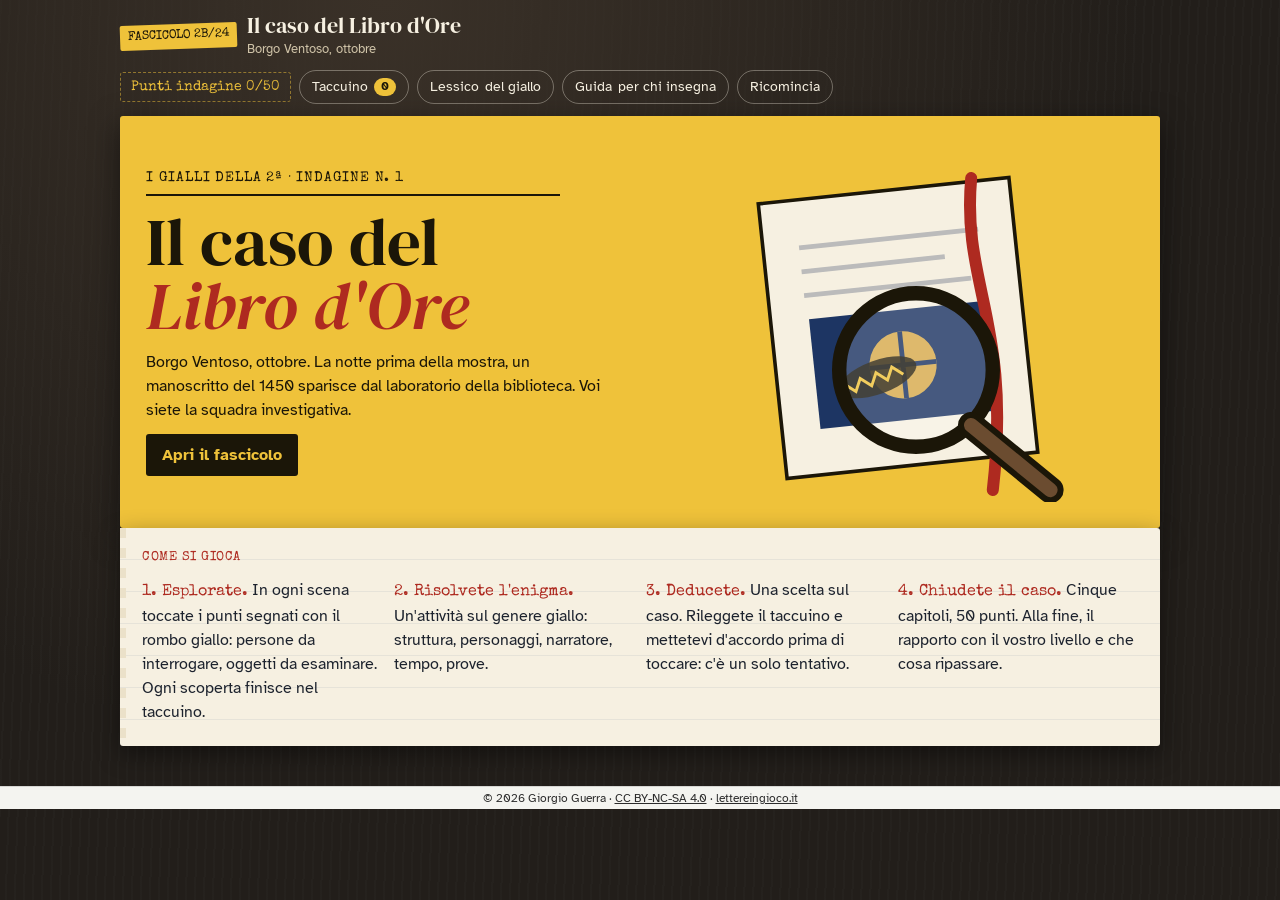
<file: giochi/il-caso-del-libro-d-ore/gioco.html>
<!doctype html>
<html lang="it"><head>
<!-- "Il caso del Libro d'Ore" · ideato da Giorgio Guerra · Lettere in gioco · https://lettereingioco.it
     Licenza CC BY-NC-SA 4.0 · https://creativecommons.org/licenses/by-nc-sa/4.0/deed.it -->
<meta name="author" content="Giorgio Guerra">
<meta name="copyright" content="© 2026 Giorgio Guerra · CC BY-NC-SA 4.0">
<style>@font-face{font-family:"DM Serif Display";font-style:normal;font-weight:400;font-display:swap;src:url([data-uri]) format("woff2")}
@font-face{font-family:"DM Serif Display";font-style:italic;font-weight:400;font-display:swap;src:url([data-uri]) format("woff2")}
@font-face{font-family:"Special Elite";font-style:normal;font-weight:400;font-display:swap;src:url([data-uri]) format("woff2")}
@font-face{font-family:"Atkinson Hyperlegible";font-style:normal;font-weight:400;font-display:swap;src:url([data-uri]) format("woff2")}
@font-face{font-family:"Atkinson Hyperlegible";font-style:normal;font-weight:700;font-display:swap;src:url([data-uri]) format("woff2")}
@font-face{font-family:"Atkinson Hyperlegible";font-style:italic;font-weight:400;font-display:swap;src:url([data-uri]) format("woff2")}

.lig-firma{text-align:center;font:12px/22px "Atkinson Hyperlegible",system-ui,sans-serif;height:22px;padding:0 8px;background:#f4f4f0;color:#2b2b2b;border-top:1px solid rgba(0,0,0,.12);overflow:hidden;white-space:nowrap;text-overflow:ellipsis}
.lig-firma a{color:inherit}
</style>
<meta charset="utf-8"><meta name="viewport" content="width=device-width,initial-scale=1,viewport-fit=cover"><style>:root{padding:env(safe-area-inset-top,0px) 0 env(safe-area-inset-bottom,0px)}body{margin:0}img{max-width:100%}</style></head><body>
<title>Il caso del Libro d'Ore</title>
<meta name="claude:viewport-fit-sides" content="cover">
<style>
/* Layout: un fascicolo d'indagine aperto sulla scrivania — sopra la scena illustrata, sotto il foglio battuto a macchina */
:root{
  color-scheme:light;
  --desk:#221e1a; --desk-2:#302922; --paper:#f6f0e1; --paper-2:#ebe1c9; --line:#d3c6a8;
  --ink:#1d232e; --ink-soft:#5a5d63; --yellow:#efc23a; --yellow-ink:#1b1608; --red:#ae2a20; --blue:#264d7a; --ok:#2e6a3a;
  --f-display:"DM Serif Display",Georgia,"Times New Roman",serif;
  --f-type:"Special Elite","Courier New",Courier,monospace;
  --f-ui:"Atkinson Hyperlegible",system-ui,-apple-system,"Segoe UI",sans-serif;
}
[hidden]{display:none!important}
html,body{min-height:100%}
body{background:var(--desk);background-image:radial-gradient(ellipse at 30% 0%,#3a3128 0%,transparent 60%),repeating-linear-gradient(92deg,rgba(255,255,255,.015) 0 2px,transparent 2px 9px);
  color:var(--paper);font-family:var(--f-ui);font-size:16px;line-height:1.5;margin:0}
button{font:inherit;color:inherit;cursor:pointer}
button:focus-visible,textarea:focus-visible,input:focus-visible{outline:3px solid var(--yellow);outline-offset:2px}
.wrap{max-width:1040px;margin:0 auto;padding-block:14px 40px;padding-left:max(16px,env(safe-area-inset-left,0px));padding-right:max(16px,env(safe-area-inset-right,0px));display:flex;flex-direction:column;gap:12px}

/* barra */
.bar{display:flex;align-items:center;gap:10px 14px;flex-wrap:wrap}
.case{display:flex;align-items:center;gap:10px;min-width:0;flex:1 1 380px}
.case .tag{background:var(--yellow);color:var(--yellow-ink);font-family:var(--f-type);font-size:.78rem;padding:3px 8px;border-radius:2px;transform:rotate(-2deg);flex:none}
.case b{font-family:var(--f-display);font-weight:400;font-size:1.35rem;line-height:1.1}
.case small{display:block;color:#cfc3a8;font-size:.82rem}
.tools{display:flex;gap:8px;flex-wrap:wrap;align-items:center}
.score{font-family:var(--f-type);font-size:.85rem;color:var(--yellow);border:1px dashed rgba(239,194,58,.5);padding:4px 10px;border-radius:3px}
.tbtn{background:transparent;border:1px solid rgba(246,240,225,.35);color:var(--paper);border-radius:999px;padding:6px 12px;font-size:.85rem;display:inline-flex;gap:6px;align-items:center}
.tbtn:hover{background:rgba(246,240,225,.1)}
.tbtn[aria-pressed="true"]{background:var(--red);border-color:var(--red)}
.badge{background:var(--yellow);color:var(--yellow-ink);border-radius:999px;font-size:.72rem;font-weight:700;padding:0 7px}

/* palcoscenico */
.stage{position:relative;width:100%;aspect-ratio:16/9;max-width:100%;overflow:hidden;border-radius:4px;box-shadow:0 10px 30px rgba(0,0,0,.5);background:#111}
.stage>svg.bg{position:absolute;inset:0;width:100%;height:100%;display:block}
.veil{position:absolute;inset:0;pointer-events:none;background:radial-gradient(ellipse at center,transparent 55%,rgba(10,8,6,.55) 100%)}
.grain{position:absolute;inset:0;pointer-events:none;mix-blend-mode:soft-light;opacity:.55;background-size:256px 256px}
.hs{position:absolute;background:none;border:0;padding:0;display:block}
.hs.area{border-radius:6px;transition:background .15s, box-shadow .15s}
.hs.area:hover,.hs.area:focus-visible{background:rgba(239,194,58,.16);box-shadow:inset 0 0 0 2px var(--yellow),0 0 18px rgba(239,194,58,.45)}
.hs.person{width:11.5%;transform:translate(-50%,-100%)}
.stage[data-scene="c4"] .hs.person svg{filter:sepia(.18) saturate(1.05) brightness(.93) drop-shadow(0 6px 4px rgba(0,0,0,.35))}
.hs.person svg{width:100%;height:auto;display:block;overflow:visible;filter:drop-shadow(0 6px 4px rgba(0,0,0,.35))}
.hs.person:hover svg,.hs.person:focus-visible svg{filter:drop-shadow(0 0 6px rgba(239,194,58,.9)) drop-shadow(0 6px 4px rgba(0,0,0,.35))}
.breath{transform-origin:50% 100%;animation:breath 4.2s ease-in-out infinite}
@keyframes breath{50%{transform:scaleY(1.012)}}
.dia{position:absolute;left:50%;top:-4%;width:16px;height:16px;margin-left:-8px;background:var(--yellow);transform:rotate(45deg);border:2px solid var(--yellow-ink);animation:pulse 1.6s ease-in-out infinite;pointer-events:none}
.hs.area .dia{top:50%;margin-top:-8px}
@keyframes pulse{50%{box-shadow:0 0 0 6px rgba(239,194,58,.35)}}
.seen .dia{display:none}
.hover{min-height:1.5em;font-family:var(--f-type);font-size:.9rem;color:#d8ccb0}

/* foglio */
.sheet{background:var(--paper);color:var(--ink);border-radius:3px;box-shadow:0 8px 24px rgba(0,0,0,.45);padding:20px 22px 22px;position:relative;
  background-image:linear-gradient(transparent 0 31px,rgba(38,77,122,.08) 31px 32px);background-size:100% 32px}
.sheet::before{content:"";position:absolute;left:0;top:0;bottom:0;width:6px;background:repeating-linear-gradient(180deg,var(--paper-2) 0 10px,transparent 10px 20px)}
.kicker{font-family:var(--f-type);font-size:.82rem;color:var(--red);letter-spacing:.04em;margin:0 0 4px}
.sheet h2{font-family:var(--f-display);font-weight:400;font-size:clamp(1.5rem,3.4vw,2.1rem);line-height:1.1;margin:0 0 10px;text-wrap:balance}
.sheet h3{font-family:var(--f-display);font-weight:400;font-size:1.35rem;margin:0 0 6px}
.sheet p{max-width:68ch;margin:0 0 10px}
.narr{display:flex;gap:12px;align-items:flex-start}
.narr .ava{flex:none;width:52px;height:52px;border-radius:50%;background:var(--paper-2);border:2px solid var(--ink);overflow:hidden}
.narr .ava svg{width:100%;height:100%}
.narr .txt{min-width:0}
.narr .who{font-family:var(--f-type);font-size:.78rem;color:var(--ink-soft);margin-bottom:2px}
.quote{font-size:1.05rem}
.doc{font-family:var(--f-type);background:#fffaf0;border:1px solid var(--line);padding:10px 12px;margin:6px 0 10px;max-width:68ch;line-height:1.55}
.clue{display:flex;gap:8px;align-items:flex-start;background:#fbf3d4;border:1px solid #e3cf8a;border-radius:4px;padding:8px 10px;margin:4px 0 10px;max-width:68ch}
.clue b{font-family:var(--f-type);color:var(--red);font-weight:400;flex:none}
.actions{display:flex;gap:10px;flex-wrap:wrap;margin-top:12px;align-items:center}
.pbtn{background:var(--ink);color:var(--paper);border:0;border-radius:3px;padding:9px 16px;font-weight:700}
.pbtn:disabled{opacity:.4;cursor:not-allowed}
.sbtn{background:transparent;border:1px solid var(--ink);border-radius:3px;padding:8px 14px;color:var(--ink)}
.prog{font-family:var(--f-type);font-size:.88rem;color:var(--ink-soft)}
.lens{border:2px solid var(--blue);border-radius:4px;padding:10px 12px;margin:12px 0 4px;max-width:68ch;background:rgba(38,77,122,.05)}
.lens .kicker{color:var(--blue)}
.stampx{display:inline-block;font-family:var(--f-type);color:var(--red);border:3px solid var(--red);padding:2px 10px;transform:rotate(-6deg);letter-spacing:.1em;opacity:.9}

/* enigmi */
.cards{display:flex;flex-direction:column;gap:8px;max-width:640px}
.card{text-align:left;background:#fffaf0;border:1px solid var(--line);border-left:4px solid var(--ink);border-radius:3px;padding:9px 12px;color:var(--ink)}
.card:hover{border-color:var(--ink)}
.card.done{border-left-color:var(--ok);opacity:.65;cursor:default}
.card .n{font-family:var(--f-type);color:var(--ok);margin-right:6px}
.card.bad,.opt.bad{animation:shake .35s}
@keyframes shake{25%{transform:translateX(-5px)}75%{transform:translateX(5px)}}
.pool{display:flex;flex-wrap:wrap;gap:8px;margin:6px 0 12px}
.chip{background:#fffaf0;border:1px solid var(--ink);border-radius:3px;padding:6px 10px;text-align:left;color:var(--ink);max-width:100%}
.chip.sel{background:var(--yellow);border-color:var(--yellow-ink)}
.chip.wrong{border-color:var(--red);color:var(--red)}
.bins{display:grid;grid-template-columns:repeat(auto-fit,minmax(170px,1fr));gap:10px}
.bin{border:2px dashed var(--line);border-radius:4px;padding:8px;min-height:90px;background:rgba(255,250,240,.6);text-align:left;color:var(--ink);display:flex;flex-direction:column;gap:6px;align-items:stretch}
.bin:hover{border-color:var(--ink)}
.bin .h{font-family:var(--f-type);font-size:.88rem}
.bin .h small{display:block;font-family:var(--f-ui);color:var(--ink-soft);font-size:.78rem}
.bin .it{font-size:.88rem;background:#fff;border:1px solid var(--line);border-radius:3px;padding:4px 6px}
.bin .it.wrong{border-color:var(--red);color:var(--red)}
.qs{display:flex;flex-direction:column;gap:12px;max-width:680px}
.qq p{font-weight:700;margin-bottom:6px}
.opts{display:flex;flex-direction:column;gap:6px}
.opt{text-align:left;background:#fffaf0;border:1px solid var(--line);border-radius:3px;padding:8px 11px;color:var(--ink)}
.opt:hover:not(:disabled){border-color:var(--ink)}
.opt.ok{border-color:var(--ok);color:var(--ok);font-weight:700}
.opt.no{border-color:var(--red);color:var(--red)}
.opt:disabled{cursor:default}
.fb{font-size:.95rem;margin-top:6px;max-width:68ch}
.fb .y{color:var(--ok);font-weight:700}.fb .n{color:var(--red);font-weight:700}
.acc{display:grid;gap:10px;max-width:640px}
.acc label{font-family:var(--f-type);font-size:.9rem;display:block;margin-bottom:3px}
.acc select{width:100%;font:inherit;padding:8px;border:1px solid var(--ink);border-radius:3px;background:#fffaf0;color:var(--ink)}

/* fascicolo e titolo */
.cover{background:var(--yellow);color:var(--yellow-ink);border-radius:3px;box-shadow:0 10px 30px rgba(0,0,0,.5);display:grid;grid-template-columns:1.1fr .9fr;gap:20px;padding:26px;align-items:center}
.cover .series{font-family:var(--f-type);font-size:.85rem;letter-spacing:.06em;border-bottom:2px solid var(--yellow-ink);padding-bottom:6px;margin:0 0 14px}
.cover h1{font-family:var(--f-display);font-weight:400;font-size:clamp(2.4rem,7vw,4.2rem);line-height:.95;margin:0 0 12px;text-wrap:balance}
.cover h1 i{color:var(--red)}
.cover p{max-width:46ch;margin:0 0 10px}
.cover svg{width:100%;height:auto;max-width:360px;justify-self:center}
.cover .pbtn{background:var(--yellow-ink);color:var(--yellow)}
.cover .sbtn{border-color:var(--yellow-ink);color:var(--yellow-ink)}
.how{display:grid;grid-template-columns:repeat(auto-fit,minmax(220px,1fr));gap:12px}
.how div{min-width:0}
.how b{font-family:var(--f-type);font-weight:400;color:var(--red)}
.folder{display:grid;grid-template-columns:repeat(auto-fit,minmax(180px,1fr));gap:12px}
.fcard{position:relative;text-align:left;background:#e9d9b0;border:0;border-radius:3px 12px 3px 3px;padding:14px 14px 16px;color:var(--ink);min-height:150px;display:flex;flex-direction:column;gap:4px;box-shadow:0 4px 0 #c7b07a}
.fcard .num{font-family:var(--f-type);font-size:.8rem;color:var(--ink-soft)}
.fcard .t{font-family:var(--f-display);font-size:1.25rem;line-height:1.1}
.fcard .g{font-size:.85rem;color:var(--ink-soft)}
.fcard.lock{opacity:.5;cursor:not-allowed}
.fcard.cur{outline:3px solid var(--yellow);outline-offset:2px}
.fcard .stampx{position:absolute;right:10px;bottom:12px;font-size:.85rem}
.fcard .pts{margin-top:auto;font-family:var(--f-type);font-size:.85rem}
table.rep{border-collapse:collapse;width:100%;max-width:720px;font-variant-numeric:tabular-nums}
.rep th,.rep td{border-bottom:1px solid var(--line);padding:7px 8px;text-align:left;vertical-align:top}
.rep th{font-family:var(--f-type);font-weight:400;font-size:.85rem;color:var(--ink-soft)}
.rep td.n{text-align:right;white-space:nowrap}
.tblwrap{overflow-x:auto}
.level{display:flex;gap:14px;align-items:center;flex-wrap:wrap;margin:12px 0}
.level .big{font-family:var(--f-display);font-size:3rem;line-height:1}
.levels{display:flex;gap:6px;flex-wrap:wrap;font-size:.82rem}
.levels span{border:1px solid var(--line);border-radius:3px;padding:3px 8px}
.levels span.on{background:var(--ink);color:var(--paper);border-color:var(--ink)}

/* cassetti */
.drawer{position:fixed;inset:0;z-index:40;background:rgba(0,0,0,.5);display:flex;justify-content:flex-end}
.dpanel{background:var(--paper);color:var(--ink);width:min(560px,100%);height:100%;overflow:auto;padding-block:18px 30px;padding-left:max(18px,env(safe-area-inset-left,0px));padding-right:max(18px,env(safe-area-inset-right,0px))}
.dpanel header{display:flex;justify-content:space-between;align-items:center;gap:10px;margin-bottom:8px}
.dpanel h2{font-family:var(--f-display);font-weight:400;font-size:1.8rem;margin:0}
.dpanel h3{font-family:var(--f-type);font-weight:400;color:var(--red);font-size:.95rem;margin:16px 0 6px}
.dpanel ul{padding-left:1.1em;margin:0}
.dpanel li{margin-bottom:6px;max-width:62ch}
.dl{display:grid;grid-template-columns:minmax(110px,32%) 1fr;gap:4px 12px}
.dl dt{font-family:var(--f-type);color:var(--blue)}
.dl dd{margin:0 0 6px}
.x{background:transparent;border:1px solid var(--ink);border-radius:999px;padding:5px 12px;color:var(--ink)}
.empty{color:var(--ink-soft);font-style:italic}
.toast{position:fixed;left:50%;transform:translateX(-50%);bottom:calc(18px + env(safe-area-inset-bottom,0px));z-index:60;background:var(--yellow);color:var(--yellow-ink);padding:8px 16px;border-radius:3px;font-family:var(--f-type);box-shadow:0 6px 18px rgba(0,0,0,.4);max-width:calc(100% - 32px)}

@media (max-width:700px){
  .cover{grid-template-columns:1fr;padding:20px}
  .cover svg{max-width:220px;order:-1}
  .sheet{padding:16px 14px 18px}
  .tbtn .long{display:none}
  .dia{width:12px;height:12px;margin-left:-6px}
}
@media (prefers-reduced-motion:reduce){*{animation:none!important;transition:none!important}}
</style>

<div class="wrap">
  <header class="bar">
    <div class="case"><span class="tag">FASCICOLO 2B/24</span><div><b>Il caso del Libro d'Ore</b><small id="where">Borgo Ventoso, ottobre</small></div></div>
    <div class="tools">
      <span class="score" id="score">Punti indagine 0/50</span>
      <button class="tbtn" type="button" id="bNote">Taccuino <span class="badge" id="nClues">0</span></button>
      <button class="tbtn" type="button" id="bLex">Lessico<span class="long"> del giallo</span></button>
      <button class="tbtn" type="button" id="bGuide">Guida<span class="long"> per chi insegna</span></button>
      <button class="tbtn" type="button" id="bReset">Ricomincia</button>
    </div>
  </header>
  <main id="view"></main>
</div>

<div class="drawer" id="dNote" hidden><div class="dpanel" role="dialog" aria-modal="true" aria-labelledby="hNote">
  <header><h2 id="hNote">Taccuino della squadra</h2><button class="x" type="button" data-close>Chiudi</button></header>
  <p>Ogni indizio raccolto finisce qui. Rileggetelo prima di ogni enigma e di ogni deduzione.</p>
  <div id="noteBody"></div>
</div></div>

<div class="drawer" id="dLex" hidden><div class="dpanel" role="dialog" aria-modal="true" aria-labelledby="hLex">
  <header><h2 id="hLex">Lessico del giallo</h2><button class="x" type="button" data-close>Chiudi</button></header>
  <dl class="dl" id="lexBody"></dl>
</div></div>

<div class="drawer" id="dGuide" hidden><div class="dpanel" role="dialog" aria-modal="true" aria-labelledby="hGuide">
  <header><h2 id="hGuide">Guida per chi insegna</h2><button class="x" type="button" data-close>Chiudi</button></header>
  <h3>Che cosa è</h3>
  <p>Una narrazione interattiva in cinque capitoli: la classe è la squadra investigativa e risolve un giallo classico originale, il furto di un manoscritto del Quattrocento in una biblioteca di paese. La storia è raccontata in prima persona da Nina, l'aiutante della squadra: è un esempio concreto di narratore interno, come Watson per Sherlock Holmes.</p>
  <h3>Contenuti</h3>
  <ul>
    <li><b>Cap. 1</b>: situazione iniziale e rottura dell'equilibrio (evento traumatico).</li>
    <li><b>Cap. 2</b>: ambientazione descritta con precisione, narratore interno, suspense.</li>
    <li><b>Cap. 3</b>: ruoli dei personaggi (investigatore, aiutante, vittima, sospettati), relazioni pericolose.</li>
    <li><b>Cap. 4</b>: fabula e intreccio, flashback, testimoni; ricostruzione cronologica e alibi.</li>
    <li><b>Cap. 5</b>: metodo deduttivo, prove, indizi e false piste (depistaggi), colpo di scena, conclusione; giallo classico e giallo d'azione.</li>
  </ul>
  <h3>Struttura di ogni capitolo</h3>
  <ul>
    <li><b>Scena</b>: si esplorano i punti segnati con il rombo giallo; ogni punto dà un indizio per il taccuino.</li>
    <li><b>Enigma del giallo</b>: un'attività sulla teoria del genere (classificare, ordinare, rispondere).</li>
    <li><b>Deduzione</b>: una scelta sul caso tra quattro ipotesi, tutte plausibili. Se la squadra sbaglia, la commissaria spiega il ragionamento corretto e l'indagine prosegue comunque.</li>
    <li><b>Lente sul giallo</b>: un riquadro finale che collega ciò che è successo alla teoria del genere.</li>
  </ul>
  <h3>Punteggio e livelli</h3>
  <ul>
    <li>Per capitolo, 10 punti: esplorazione completa 2 (1 se solo il minimo); enigma 4, 2 o 1 secondo i tentativi; deduzione 4 o 0. Nell'accusa finale contano le tre parti (colpevole, movente, prova).</li>
    <li>Totale su 50. Sotto 30: livello non ancora raggiunto. Da 30: livello base (voto 6). Da 40: livello intermedio. 50: livello avanzato.</li>
    <li>Il rapporto finale indica quali parti delle schede ripassare.</li>
  </ul>
  <h3>Tempi e organizzazione</h3>
  <ul>
    <li>Circa 60 minuti, oppure due lezioni (capitoli 1-3 e 4-5).</li>
    <li>Coppie o gruppi da tre con ruoli che ruotano a ogni capitolo: chi legge ad alta voce, chi tiene il taccuino, chi propone la decisione al gruppo.</li>
    <li>Regola d'oro: prima di ogni deduzione il gruppo rilegge il taccuino e si accorda.</li>
  </ul>
  <h3>Dopo il gioco</h3>
  <ul>
    <li>Riscrivere l'inizio del capitolo 1 con un narratore esterno, in terza persona: che cosa cambia nella suspense?</li>
    <li>Scrivere il verbale finale della commissaria, con colpevole, movente, prove e dinamica.</li>
    <li>Inventare una nuova falsa pista e inserirla nel capitolo 3.</li>
    <li>Discussione: il caso è un giallo classico o un giallo d'azione? Con due elementi del testo.</li>
  </ul>
  <h3>Uso offline</h3>
  <p>La versione scaricata funziona senza connessione con un doppio clic. I progressi restano nel browser del dispositivo: il pulsante «Ricomincia» li cancella, utile sui computer usati da più classi.</p>
<h3>Crediti e licenza</h3>
  <p>Gioco ideato da Giorgio Guerra e realizzato con l'aiuto di Claude (Anthropic). Licenza <a href="https://creativecommons.org/licenses/by-nc-sa/4.0/deed.it" target="_blank" rel="noopener">CC BY-NC-SA 4.0</a>: si può usare e adattare citando l'autore, senza scopi commerciali, condividendo le modifiche con la stessa licenza. Altri giochi gratuiti su <a href="https://lettereingioco.it" target="_blank" rel="noopener">lettereingioco.it</a>.</p>
  </div></div>

<div class="toast" id="toast" hidden></div>

<script>
/* ============================== CONTENUTI ============================== */
const PEOPLE = {
  nina:{st:1.66, name:"Nina Ferri", role:"aiutante della squadra", skin:"#e8c3a0", hair:"long", hairC:"#5a3b25", top:"#c98a2c", topT:"sweater", legs:"#2f3d55", legsT:"pants", shoes:"#3a2a1e", glasses:true, scarf:"#7a2b24"},
  adele:{st:1.65, name:"Adele Marini", role:"direttrice della biblioteca", skin:"#efcfb1", hair:"bun", hairC:"#6b5240", top:"#2d5b5e", topT:"jacket", legs:"#2a2f36", legsT:"skirt", shoes:"#1f1f1f", glasses:true, scarf:"#d8b45a"},
  ines:{st:1.55, name:"Ines Valli", role:"proprietaria del Libro d'Ore", skin:"#f0d3bb", hair:"bun", hairC:"#e8e4dc", top:"#7d6a9a", topT:"coat", legs:"#3d3550", legsT:"skirt", shoes:"#2a2222", cane:true, pearls:true},
  marco:{st:1.8, name:"Marco Valli", role:"nipote di Ines", skin:"#dfb592", hair:"short", hairC:"#2b1d14", top:"#4f6b86", topT:"hoodie", legs:"#30425e", legsT:"pants", shoes:"#f1f1ec"},
  elisa:{st:1.68, name:"Elisa Conti", role:"restauratrice", skin:"#f2d2b8", hair:"long", hairC:"#8a3c22", top:"#4c7a52", topT:"sweater", legs:"#45413b", legsT:"pants", shoes:"#5a3e2b", glasses:true, apron:"#f4f4ef"},
  bruno:{st:1.75, name:"Bruno Tassi", role:"custode notturno", skin:"#d9a882", hair:"short", hairC:"#9a9590", top:"#253552", topT:"jacket", legs:"#253552", legsT:"pants", shoes:"#6b4a2b", cap:"#1c2840", beard:"#a8a39d", mud:true},
  pietro:{st:1.74, name:"Pietro", role:"gestore del Bar Centrale", skin:"#c99067", hair:"short", hairC:"#151210", top:"#f3f1ea", topT:"shirt", legs:"#1f1f1f", legsT:"pants", shoes:"#111", apron:"#202020", beard:"#151210", mustache:true},
  gilda:{st:1.6, name:"Gilda Sarti", role:"vicina di casa", skin:"#f1d1b7", hair:"curly", hairC:"#c9c4bc", top:"#a8322b", topT:"coat", legs:"#3b3b3b", legsT:"skirt", shoes:"#2b1f1a", dog:true, glasses:true},
  ruggeri:{st:1.72, name:"Teresa Ruggeri", role:"commissaria", skin:"#d7a985", hair:"short", hairC:"#2a2522", top:"#b59a6a", topT:"coat", legs:"#2c2c34", legsT:"pants", shoes:"#1b1b1b"}
};

const CH = [
{ id:"c1", hz:245, n:1, title:"Una mattina come le altre", genre:"Situazione iniziale e rottura dell'equilibrio",
  place:"Biblioteca civica, sala grande", time:"Martedì 24 ottobre, ore 8:10", min:3,
  intro:[
   "Borgo Ventoso, martedì 24 ottobre. Alle otto il paese sembrava quello di sempre: Pietro alzava la serranda del Bar Centrale, l'autobus per la città partiva puntuale, i piccioni passeggiavano in piazza.",
   "Il giorno dopo la biblioteca avrebbe inaugurato la mostra più importante della sua storia: il Libro d'Ore della famiglia Valli, un manoscritto del 1450 con le pagine dipinte d'oro e d'azzurro.",
   "Alle 8:07 il mio telefono ha squillato. Era la commissaria Ruggeri: «Nina, porta la squadra in biblioteca. Subito. Il Libro d'Ore è sparito.»"],
  hs:[
   {id:"teca", type:"area", name:"la teca", x:41.5,y:45,w:17,h:40,
    text:"La teca di vetro è chiusa a chiave e senza un graffio. Dentro c'è solo un leggio di velluto rosso e un cartellino: «Libro d'Ore della famiglia Valli, 1450 circa». Il libro non c'è mai entrato: doveva essere sistemato stamattina.",
    clue:"La teca è intatta e vuota: il libro non è mai stato esposto."},
   {id:"adele", type:"person", p:"adele", x:24, y:89,
    text:"«Sono Adele Marini, la direttrice. Ieri sera alle sette ho chiuso io la porta principale e ho inserito l'allarme. Stamattina era tutto in ordine. Il libro però non era qui: era nel laboratorio di restauro, perché Elisa, la restauratrice, doveva finire di sistemarlo. Alle sette meno cinque, prima di chiudere, ho dato un'ultima occhiata al laboratorio: il libro era lì, sul suo cuscino. Stamattina sono andata a prenderlo alle otto… e il cuscino era vuoto!»",
    clue:"Alle 18:55 il libro era ancora sul cuscino del laboratorio. Porta principale chiusa e allarme inserito alle 19."},
   {id:"locandina", type:"area", name:"la locandina", x:69,y:39,w:10,h:25,
    text:"Una locandina gialla: «Mercoledì 25 ottobre, ore 17. Inaugurazione della mostra. Durante la cerimonia la signora Ines Valli donerà il Libro d'Ore al Comune di Borgo Ventoso.»",
    clue:"Domani Ines Valli donerà il libro al Comune: dopo, non sarà più della sua famiglia."},
   {id:"allarme", type:"area", name:"il pannello dell'allarme", x:79.3,y:31,w:5.6,h:14,
    text:"Il registro dell'allarme: «Inserito ore 19:02. Disinserito ore 8:01, codice della direttrice». Nella notte nessun altro codice è stato digitato e nessun sensore è scattato. Sotto, un biglietto scritto a mano: «Sensori attivi: ingresso e sala grande. Laboratorio: sensore guasto, in riparazione.»",
    clue:"Il sensore dell'allarme nel laboratorio di restauro è guasto."}
  ],
  puzzle:{type:"assegna", title:"Enigma del giallo: dove finisce la normalità?",
    intro:"Ogni giallo comincia con una situazione iniziale tranquilla, che a un certo punto si spezza: è la rottura dell'equilibrio, cioè la scoperta del crimine. Toccate una frase e poi la fase a cui appartiene.",
    groups:[{id:"si",h:"Situazione iniziale",s:"luoghi, tempo e personaggi in un clima normale"},{id:"ro",h:"Rottura dell'equilibrio",s:"l'evento che sconvolge tutto"}],
    items:[
     {t:"Pietro alza la serranda del Bar Centrale.",g:"si"},
     {t:"L'autobus per la città parte puntuale.",g:"si"},
     {t:"Domani la biblioteca inaugura una mostra importante.",g:"si"},
     {t:"Alle 8:07 il telefono di Nina squilla.",g:"ro"},
     {t:"«Il Libro d'Ore è sparito.»",g:"ro"},
     {t:"La direttrice trova il cuscino del laboratorio vuoto.",g:"ro"}],
    after:"Le quattro fasi del giallo sono: situazione iniziale, rottura dell'equilibrio, sviluppo (l'indagine) e conclusione (la soluzione del caso). Con la telefonata è finita la normalità: comincia lo sviluppo."},
  ded:{q:"Prima deduzione: che cosa possiamo concludere, per ora?",
    opts:[
     {t:"Il ladro conosceva il codice dell'allarme: per questo stanotte non è scattato niente.", ok:false, e:"Il registro segna ogni codice digitato: nella notte non ce n'è nessuno. L'unico codice è quello della direttrice, alle 8:01, quando il furto era già avvenuto."},
     {t:"Il furto è avvenuto nel pomeriggio, prima che l'allarme venisse inserito alle 19:02.", ok:false, e:"Alle 18:55 la direttrice ha visto il libro sul cuscino. Il furto è quindi avvenuto dopo, ad allarme inserito."},
     {t:"Il ladro è entrato nel laboratorio, l'unica stanza in cui l'allarme non poteva scattare.", ok:true, e:"Il libro era nel laboratorio, il sensore lì è guasto e nessun altro sensore è scattato. È l'unico punto da cui si poteva entrare e uscire in silenzio."},
     {t:"Il ladro si è nascosto nella sala grande prima della chiusura e ha aspettato la notte.", ok:false, e:"In sala grande il sensore funziona: muovendosi di notte, il ladro l'avrebbe fatto scattare. Il registro dice che non è scattato nessun sensore."}],
    out:"La direttrice impallidisce: «Il laboratorio… Il sensore si è rotto lunedì e il tecnico deve ancora venire.» Corriamo lungo il corridoio. In fondo, la porta del laboratorio è socchiusa."},
  lens:"Avete attraversato le prime due fasi del giallo. La situazione iniziale presenta luoghi, tempo e personaggi in un clima di apparente normalità; la rottura dell'equilibrio è un evento traumatico, la scoperta del crimine, che richiede un'indagine. Da qui comincia lo sviluppo.",
  review:"Fai il punto: la struttura"
},
{ id:"c2", hz:230, n:2, title:"Il luogo del crimine", genre:"Ambientazione e narratore",
  place:"Laboratorio di restauro", time:"Martedì 24 ottobre, ore 8:30", min:3,
  intro:[
   "Il laboratorio odora di colla e di carta vecchia. Sul tavolo grande, sotto la lampada, c'è il cuscino di gommapiuma su cui ieri sera riposava il Libro d'Ore. Adesso è vuoto.",
   "La commissaria Ruggeri si ferma sulla soglia: «Non toccate niente con le mani. Guardate. In un giallo il luogo del crimine parla a chi sa osservare.»"],
  hs:[
   {id:"finestra", type:"area", name:"la finestra", x:54.8,y:10.7,w:7.4,h:51,
    text:"La finestra che dà sul cortile è socchiusa: un'anta è aperta di una spanna. Sul davanzale di legno ci sono due graffi freschi e qualche briciola di terra scura.",
    clue:"Finestra del laboratorio socchiusa; graffi freschi e terra sul davanzale."},
   {id:"aiuola", type:"area", name:"l'aiuola nel cortile", x:61,y:49,w:25,h:9.6,
    text:"Nell'aiuola sotto la finestra, accanto al segnaprove giallo numero 1, c'è un'impronta di scarpa da ginnastica. La suola disegna un motivo a zig-zag. Misura: numero 43. La punta è rivolta verso la finestra.",
    clue:"Nell'aiuola, impronta di scarpa da ginnastica n. 43 con suola a zig-zag, con la punta verso la finestra."},
   {id:"scala", type:"area", name:"la scala", x:77,y:16,w:8,h:32,
    text:"Una scala di legno è appoggiata al muro del cortile. Un cartello: «Proprietà del giardiniere comunale». Tra i pioli c'è una ragnatela intatta e a terra non ci sono segni: nessuno l'ha spostata da giorni. Dal cortile si passa nel vicolo dei Tessitori, che non ha cancello ed è aperto giorno e notte.",
    clue:"Il cortile comunica con il vicolo dei Tessitori, sempre aperto. La scala del giardiniere non è stata toccata (ragnatela intatta)."},
   {id:"tavolo", type:"area", name:"il tavolo di restauro", x:7,y:51.6,w:43,h:16,
    text:"Sul tavolo: guanti di cotone, un barattolo di colla per carta, un pennello sottile. Accanto al cuscino vuoto c'è un filo di seta rossa, strappato: è un pezzo del segnalibro cucito nel Libro d'Ore.",
    clue:"Sul tavolo è rimasto un filo di seta rossa del segnalibro, strappato: il ladro aveva fretta."}
  ],
  puzzle:{type:"quiz", title:"Enigma del giallo: chi racconta e perché?",
    intro:"Fermiamoci un momento sulla storia che state vivendo. Una risposta per domanda: pensateci bene prima di toccare.",
    qs:[
     {q:"Chi racconta questa storia?", o:["Un narratore esterno, che osserva i fatti dall'alto e conosce i pensieri di tutti.","Nina, l'aiutante della squadra, in prima persona: è un narratore interno.","La commissaria Ruggeri, che guida l'indagine e la racconta in prima persona.","Un narratore interno che coincide con l'investigatore, come accade in molti gialli."], ok:1,
      e:"Nina dice «io», «il mio telefono»: racconta in prima persona ed è un personaggio della storia. Nei gialli il narratore interno è spesso l'aiutante, come il dottor Watson che racconta le indagini di Sherlock Holmes."},
     {q:"Perché in un giallo i luoghi sono descritti con tanta precisione?", o:["Per creare un'atmosfera cupa e misteriosa, tipica del genere.","Per rallentare il ritmo e far crescere la tensione prima del colpo di scena.","Perché nei dettagli dei luoghi si nascondono gli indizi, e chi legge può indagare insieme all'investigatore.","Perché il giallo classico si svolge sempre in un unico luogo chiuso, da conoscere in ogni angolo."], ok:2,
      e:"L'atmosfera e il ritmo contano, ma non spiegano tanta precisione. La finestra socchiusa, la terra sul davanzale, l'impronta nell'aiuola: ogni dettaglio del luogo è un possibile indizio. La descrizione accurata dell'ambientazione serve all'indagine. E il giallo classico non è obbligato a un solo luogo: questo caso ne ha cinque."},
     {q:"Perché, in questo racconto, chi legge resta con il fiato sospeso?", o:["Perché la narratrice conosce già il colpevole, ma lo tiene nascosto fino all'ultimo.","Perché il crimine è violento e crea paura in chi legge.","Perché la narratrice sa solo quello che sa la squadra: la verità si scopre insieme, alla fine.","Perché i fatti sono raccontati in ordine cronologico, uno dopo l'altro."], ok:2,
      e:"Nina racconta passo dopo passo, sapendo solo ciò che la squadra ha scoperto fino a quel momento: per questo chi legge resta con il fiato sospeso. È la suspense, la tensione di chi aspetta di conoscere gli sviluppi. Il furto non è violento, e i fatti non sono raccontati in ordine: il racconto è partito dalla telefonata del mattino."}],
    after:"Tre tecniche del giallo in un colpo solo. Il narratore interno è un personaggio che racconta in prima persona, spesso l'aiutante dell'investigatore. L'ambientazione è descritta con precisione perché nei dettagli si nascondono gli indizi. La suspense nasce perché chi racconta non conosce ancora la verità: la scopre insieme a chi legge."},
  ded:{q:"Seconda deduzione: quale ricostruzione è confermata dagli indizi?",
    opts:[
     {t:"Il ladro ha scavalcato il muro del cortile con la scala del giardiniere ed è entrato dalla finestra.", ok:false, e:"La scala ha una ragnatela intatta e non ha lasciato segni a terra: nessuno l'ha usata. E non serviva: dal vicolo si entra nel cortile senza scavalcare niente."},
     {t:"Il ladro è arrivato dal vicolo, ha attraversato il cortile ed è entrato dalla finestra socchiusa.", ok:true, e:"Vicolo sempre aperto, impronta con la punta verso la finestra, graffi e terra sul davanzale: gli indizi disegnano un percorso preciso, da fuori verso il tavolo."},
     {t:"Qualcuno era già dentro la biblioteca e ha lasciato l'impronta nell'aiuola per far credere a un'effrazione.", ok:false, e:"Chi era dentro, per uscire, sarebbe dovuto passare dalla sala grande o dall'ingresso, dove l'allarme funzionava. E l'impronta ha la punta verso la finestra: qualcuno è entrato da fuori."},
     {t:"Il ladro è entrato dalla porta del laboratorio, quella sul corridoio, ed è scappato dalla finestra.", ok:false, e:"Il corridoio porta alla sala grande, dove il sensore funziona: entrando di lì, il ladro l'avrebbe fatto scattare. Ingresso e uscita sono passati dalla finestra."}],
    out:"«Una finestra lasciata aperta proprio la notte prima della mostra», mormora la commissaria Ruggeri. «Chi lo sapeva?» Nessuno risponde. Per scoprirlo, la squadra deve fare quello che ogni detective fa a questo punto: gli interrogatori."},
  lens:"L'ambientazione nel giallo è descritta con cura: odori, oggetti, la posizione di una finestra. Non sono abbellimenti, sono indizi. E poiché a raccontare è Nina, un narratore interno che sa solo quello che sa la squadra, la verità resta nascosta: cresce la suspense.",
  review:"Ora sai: le tecniche narrative (narratore, luoghi, suspense)"
},
{ id:"c3", hz:230, n:3, title:"Gli interrogatori", genre:"I personaggi del giallo",
  place:"Ufficio della direttrice", time:"Martedì 24 ottobre, ore 10:00", min:4,
  intro:[
   "La commissaria ha radunato nell'ufficio della direttrice le persone che ieri sono entrate nel laboratorio. Sono in quattro e nessuno ha voglia di parlare.",
   "«La squadra farà qualche domanda a ciascuno di voi», dice Ruggeri. Poi si gira verso di noi e sussurra: «Ascoltate tutto. Il colpevole, nei gialli, è spesso vicino alla vittima.»"],
  hs:[
   {id:"ines", type:"person", p:"ines", x:16, y:84,
    text:"«Quel libro è nella mia famiglia da cinque secoli. Ho deciso di donarlo al paese, così tutti potranno vederlo. Mio nipote Marco non era d'accordo… Diceva che un collezionista di Milano ne avrebbe dato una fortuna. Ma la decisione è mia.»",
    clue:"Marco, nipote di Ines, era contrario alla donazione: voleva vendere il libro a un collezionista."},
   {id:"marco", type:"person", p:"marco", x:38.5, y:84.5,
    text:"«Io? Ieri pomeriggio ho aiutato la nonna a portare le scatole della mostra, poi sono andato in città. Ero al cinema Odeon, allo spettacolo delle 20:30. Il film è finito verso le undici meno un quarto. Ecco il biglietto.» Il biglietto dice: «Cinema Odeon, Sala 2, 24/10, ore 20:30».",
    clue:"Marco dice di essere stato al cinema Odeon, in città, dalle 20:30 fino a circa le 22:45. Mostra il biglietto."},
   {id:"elisa", type:"person", p:"elisa", x:61, y:84,
    text:"«Ho lavorato al libro fino alle sette. La colla aveva un odore fortissimo, così ho lasciato la finestra socchiusa per far cambiare l'aria. L'ho detto ad alta voce mentre Marco mi aiutava con le scatole: \"Stanotte lascio aperto, tanto il cortile è chiuso\". La direttrice era già nel suo ufficio, al piano di sopra. Ieri sera ho fotografato tutte le pagine e le ho mandate a Milano.» Abbassa la voce: «A essere sincera, mi dispiace che il libro finisca in una teca. Nessuno potrà più sfogliarlo.»",
    clue:"Elisa ha lasciato la finestra socchiusa e lo ha detto davanti a Marco (la direttrice era al piano di sopra). Ha mandato le foto di tutte le pagine a Milano. Non approva la donazione."},
   {id:"bruno", type:"person", p:"bruno", x:84, y:84.5,
    text:"«Sono stato io, lunedì, ad avvisare la direttrice che il sensore del laboratorio era guasto. Faccio il giro di controllo alle dieci e alle due di notte. Ieri alle dieci… mi sono seduto un momento in portineria e mi sono addormentato fino a mezzanotte.» Ha gli stivali sporchi di terra. «È terra del mio orto, ci sono stato all'alba! Il Comune mi ha tagliato le ore, l'orto mi aiuta ad arrivare a fine mese. E porto il 41, se volete saperlo.»",
    clue:"Bruno ha le chiavi e sapeva del sensore guasto. Ha dormito dalle 22 a mezzanotte, senza testimoni. Stivali sporchi di terra (del suo orto, dice). Ha problemi di soldi. Porta il numero 41."}
  ],
  puzzle:{type:"assegna", title:"Enigma del giallo: chi è chi?",
    intro:"Nel giallo i personaggi hanno ruoli che ritornano sempre. Assegnate a ciascuno il suo ruolo in questo caso. Attenzione: il colpevole, per ora, si nasconde tra i sospettati.",
    groups:[{id:"inv",h:"Investigatore",s:"compie l'indagine"},{id:"aiu",h:"Aiutante",s:"affianca l'investigatore, a volte racconta"},{id:"vit",h:"Vittima",s:"subisce il crimine"},{id:"sos",h:"Sospettati",s:"potrebbero essere colpevoli"}],
    items:[
     {t:"La vostra squadra",g:"inv"},{t:"Nina Ferri",g:"aiu"},{t:"Ines Valli, proprietaria del libro",g:"vit"},
     {t:"Marco Valli",g:"sos"},{t:"Elisa Conti",g:"sos"},{t:"Bruno Tassi",g:"sos"}],
    after:"La vittima è chi subisce il crimine: qui, Ines, a cui è stato rubato il libro di famiglia. Il suo passato e le sue relazioni, come il disaccordo con il nipote, emergono poco a poco. Nel giallo il colpevole si nasconde spesso tra conoscenti, parenti e amici della vittima: sono le relazioni pericolose."},
  ded:{q:"Terza deduzione: chi sapeva che quella notte la finestra sarebbe rimasta socchiusa?",
    opts:[
     {t:"Elisa e la direttrice, che lavorano insieme ogni giorno.", ok:false, e:"Quando Elisa l'ha detto, la direttrice era già nel suo ufficio, al piano di sopra. Chi l'ha sentita è Marco, che la aiutava con le scatole."},
     {t:"Elisa e Marco.", ok:true, e:"Elisa l'ha lasciata aperta e l'ha detto ad alta voce davanti a Marco. Sono le sole due persone che lo sapevano."},
     {t:"Elisa, Marco e Bruno: il custode controlla le finestre durante i giri.", ok:false, e:"Il giro delle dieci Bruno non l'ha fatto: dormiva. E nessuno gli ha parlato della finestra. Bruno sapeva del sensore guasto, che è un'altra cosa."},
     {t:"Solo Elisa: la finestra l'ha lasciata aperta lei.", ok:false, e:"Elisa non l'ha tenuto per sé: l'ha detto ad alta voce mentre Marco la aiutava con le scatole."}],
    out:"Ricapitoliamo. Bruno ha le chiavi, sapeva del sensore e ha bisogno di soldi: ma a chi ha le chiavi non serve una finestra. Elisa sapeva della finestra, ha mandato le foto a Milano e non voleva la donazione: ma il libro le era affidato da giorni, e avrebbe potuto prenderlo in qualunque momento. Marco sapeva della finestra… ma ha un biglietto del cinema, un alibi. La commissaria lo rigira tra le dita: «Un biglietto dice dove si doveva essere. Non dove si è stati davvero.» Andiamo in piazza: forse qualcuno, ieri sera, era sveglio."},
  lens:"I personaggi del giallo hanno ruoli fissi: investigatore, aiutante, vittima, testimoni, sospettati, colpevole. Nel giallo classico il colpevole si nasconde spesso nella cerchia della vittima: parenti, amici, conoscenti. È il caso di Marco, il nipote di Ines?",
  review:"Fai il punto: i personaggi"
},
{ id:"c4", hz:300, n:4, title:"La notte del furto", genre:"Fabula, intreccio e flashback",
  place:"Piazza di Borgo Ventoso", time:"Martedì 24 ottobre, ore 17:30", min:4,
  intro:[
   "Al tramonto la piazza si riempie di voci. Da qui si vedono l'ingresso della biblioteca, la bocca buia del vicolo dei Tessitori, la fermata dell'autobus e le luci del Bar Centrale.",
   "Le testimonianze ci racconteranno la notte del furto a pezzi e in disordine. Toccherà a noi rimetterla in fila."],
  hs:[
   {id:"pietro", type:"person", p:"pietro", x:86, y:95,
    text:"«Ieri sera, verso le 22:40, è entrato Marco Valli. Tutto sudato, con il fiato corto. Ha chiesto un bicchiere d'acqua. Gli ho detto: \"Hai corso?\". E lui: \"Ho perso l'autobus\". Sono sicuro dell'ora: alle 22:40 chiudo la cassa, tutte le sere.»",
    clue:"Alle 22:40 Marco era nel Bar Centrale, a Borgo Ventoso, sudato: «Ho perso l'autobus»."},
   {id:"gilda", type:"person", p:"gilda", x:46.5, y:95,
    text:"«Porto fuori Briciola ogni sera alle dieci. Ieri, verso le 22:10, dal vicolo dei Tessitori è uscita di corsa una persona con un K-way verde e il cappuccio tirato su. Teneva sotto il braccio un pacco quadrato, avvolto in un sacchetto. È andata verso la fermata dell'autobus. In faccia non l'ho vista… ma era alta, con le spalle larghe. Lì per lì ho pensato a Bruno, il custode: anche lui ha una giacca a vento verde.»",
    clue:"Alle 22:10 una persona alta, con un K-way verde, è uscita di corsa dal vicolo dei Tessitori con un pacco quadrato. Gilda ha pensato a Bruno, che ha una giacca verde."},
   {id:"orario", type:"area", name:"l'orario dell'autobus", x:56.4,y:29.9,w:8.2,h:15.8,
    text:"Fermata «Borgo Ventoso – Piazza». Linea 7, tempo di viaggio fino alla città: 20 minuti. Dalla città a Borgo: 19:50, 21:30, 23:15. Da Borgo alla città: 20:05, 22:20, 23:40.",
    clue:"Tra Borgo e la città ci sono 20 minuti di autobus. Corse dalla città alle 21:30; corse per la città alle 22:20."},
   {id:"cinema", type:"area", name:"il manifesto del cinema", x:21,y:45.9,w:9.8,h:17.4,
    text:"Nella bacheca, un manifesto del cinema Odeon: «Martedì 24 ottobre, Sala 2, ore 20:30: La vendetta del faraone. Durata: 2 ore e 10 minuti.»",
    clue:"Il film delle 20:30 all'Odeon dura 2 ore e 10 minuti: finisce alle 22:40."}
  ],
  puzzle:{type:"ordine", title:"Enigma del giallo: dall'intreccio alla fabula",
    intro:"Il nostro racconto è cominciato dalla telefonata del mattino e poi è tornato indietro, alla notte: è un flashback. L'ordine in cui la storia ci viene raccontata è l'intreccio; l'ordine cronologico dei fatti è la fabula. Toccate i fatti nell'ordine in cui sono accaduti davvero. Usate il taccuino: lì ci sono gli orari.",
    items:[
     "La direttrice chiude la biblioteca e inserisce l'allarme.",
     "Al cinema Odeon comincia «La vendetta del faraone».",
     "Bruno si addormenta in portineria.",
     "Una persona con un K-way verde esce di corsa dal vicolo.",
     "Marco entra nel Bar Centrale, sudato.",
     "La commissaria telefona a Nina: il libro è sparito."],
    after:"La fabula: 19:02 allarme, 20:30 inizio del film, 22:00 Bruno si addormenta, 22:10 la persona con il K-way, 22:40 Marco al bar, 8:07 del giorno dopo la telefonata. Il racconto invece è cominciato dall'ultimo fatto: la manipolazione del tempo è tipica del giallo."},
  ded:{q:"Quarta deduzione: quale alibi crolla davvero?",
    opts:[
     {t:"Quello di Bruno: dormiva proprio tra le 22 e mezzanotte, e nessuno può confermarlo.", ok:false, e:"Un alibi senza testimoni è debole, ma non crolla: nessun fatto lo smentisce. E l'impronta è di un 43, mentre Bruno porta il 41."},
     {t:"Quello di Marco: alle 22:40, quando il film finiva in città, lui era già nel bar di Borgo, a 20 minuti di autobus.", ok:true, e:"Marco non poteva essere al cinema e al bar nello stesso momento. Il biglietto è vero, ma racconta solo l'inizio della serata: per arrivare al bar, è dovuto uscire dal cinema molto prima."},
     {t:"Nessuno: Marco può aver preso l'autobus delle 22:20 dalla città ed essere arrivato a Borgo giusto alle 22:40.", ok:false, e:"Rileggete l'orario: la corsa delle 22:20 va da Borgo verso la città, non il contrario. Dalla città le corse sono alle 19:50, alle 21:30 e alle 23:15. E il film finiva alle 22:40."},
     {t:"Quello di Marco, perché un biglietto del cinema può comprarlo chiunque e non prova che lui fosse in sala.", ok:false, e:"È un dubbio ragionevole, ma resta un dubbio: non dimostra niente. A far crollare l'alibi è un fatto preciso, la testimonianza di Pietro, che colloca Marco a Borgo alle 22:40."}],
    out:"Se alle 22:40 Marco era al bar, al cinema non è rimasto fino alla fine. Forse è tornato a Borgo con l'autobus delle 21:30, che arriva alle 21:50. La commissaria annuisce: «Abbiamo un buco nell'alibi. Ma un buco non è una prova. Ci servono prove.»"},
  lens:"I fatti del giallo raramente sono raccontati in ordine: l'intreccio non coincide con la fabula. Con il flashback il racconto torna indietro per ricostruire il crimine. I testimoni, con racconti che sembrano insignificanti (una cassa che chiude, un cane da portare fuori), aiutano l'investigatore a ricostruire la verità.",
  review:"Gli elementi essenziali: il tempo, la fabula e l'intreccio"
},
{ id:"c5", hz:230, n:5, title:"Il colpo di scena", genre:"Prove, indizi, false piste e conclusione",
  place:"Commissariato di Borgo Ventoso", time:"Mercoledì 25 ottobre, ore 9:00", min:4,
  intro:[
   "All'alba è successo qualcosa che nessuno si aspettava. Un operatore ecologico, svuotando il cestino accanto alla fermata dell'autobus, ha trovato un K-way verde appallottolato.",
   "Ora è sul tavolo del commissariato, insieme agli altri reperti, ognuno con il suo segnaprove giallo. Mancano otto ore all'inaugurazione."],
  hs:[
   {id:"kway", type:"area", name:"il K-way verde (reperto 1)", x:8,y:42.7,w:15,h:18,
    text:"Nella tasca del K-way c'è un filo di seta rossa, identico al pezzo di segnalibro trovato sul tavolo del laboratorio. Sull'etichetta interna, a pennarello, due iniziali: «M.V.»",
    clue:"Nel K-way verde gettato alla fermata: seta rossa del segnalibro e le iniziali M.V."},
   {id:"scarpe", type:"area", name:"le scarpe da ginnastica (reperto 2)", x:27,y:48.9,w:14,h:12,
    text:"Le scarpe da ginnastica di Marco, sequestrate stamattina. Numero 43. La suola è a zig-zag, e tra i solchi c'è ancora un po' di terra scura.",
    clue:"Le scarpe di Marco: n. 43, suola a zig-zag come l'impronta nell'aiuola."},
   {id:"telelisa", type:"area", name:"il telefono di Elisa (reperto 3)", x:44,y:50.7,w:9,h:9.5,
    text:"Le foto di tutte le pagine del Libro d'Ore, mandate ieri alle 19:30 a un numero di Milano. Il numero è quello del Laboratorio di restauro dell'Università di Milano: le foto servivano alla relazione finale, obbligatoria per ogni restauro. Risposta del professore: «Lavoro splendido!»",
    clue:"Le foto di Elisa sono andate al laboratorio dell'Università di Milano, per la relazione di restauro: non al collezionista."},
   {id:"stivali", type:"area", name:"gli stivali di Bruno (reperto 4)", x:57,y:41.9,w:14,h:19,
    text:"Il laboratorio scientifico ha analizzato la terra sugli stivali di Bruno: c'è concime e ci sono foglie di pomodoro. È terra dell'orto, diversa da quella dell'aiuola sotto la finestra. La giacca a vento verde di Bruno, invece, era appesa in portineria: asciutta e senza fili di seta. Non ha tasche e non ha iniziali.",
    clue:"La terra sugli stivali di Bruno viene dal suo orto, non dall'aiuola. La sua giacca verde non c'entra con il K-way trovato alla fermata."},
   {id:"messaggio", type:"area", name:"il telefono di Marco (reperto 5)", x:76,y:50.7,w:10,h:9.5,
    text:"Un messaggio ricevuto da Marco una settimana fa, da un numero di Milano: «Se il libro arriva prima della donazione, la mia offerta resta valida.»",
    clue:"Un collezionista di Milano ha scritto a Marco: l'offerta vale solo se il libro arriva prima della donazione."}
  ],
  puzzle:{type:"assegna", title:"Enigma del giallo: il metodo deduttivo",
    intro:"L'investigatore del giallo classico formula ipotesi, le verifica e scarta le false piste. Dividete gli elementi raccolti: una prova dimostra un fatto; un indizio lo fa sospettare, ma da solo non basta; una falsa pista sembra importante ma porta fuori strada.",
    groups:[{id:"pro",h:"Prove",s:"dimostrano un fatto"},{id:"ind",h:"Indizi",s:"fanno sospettare"},{id:"fal",h:"False piste",s:"portano fuori strada"}],
    items:[
     {t:"Le scarpe di Marco hanno lo stesso numero e la stessa suola dell'impronta.",g:"pro"},
     {t:"Il K-way con la seta del segnalibro e le iniziali M.V.",g:"pro"},
     {t:"Marco era contrario alla donazione.",g:"ind"},
     {t:"Alle 22:40 Marco era al bar e non al cinema.",g:"ind"},
     {t:"La giacca verde e gli stivali infangati di Bruno.",g:"fal"},
     {t:"Le foto del libro che Elisa ha mandato a Milano.",g:"fal"}],
    after:"Le false piste (la giacca e gli stivali di Bruno, le foto di Elisa mandate a Milano) sono tipiche del giallo: a volte nascono da errori di interpretazione, a volte da depistaggi creati apposta. Gli indizi fanno sospettare; solo le prove permettono di accusare."},
  ded:{type:"accusa", q:"L'accusa finale",
    parts:[
     {id:"col", l:"Il colpevole è…", o:["Bruno Tassi, il custode","Elisa Conti, la restauratrice","Marco Valli, il nipote","Adele Marini, la direttrice"], ok:2},
     {id:"mov", l:"Il movente è…", o:["impedire la donazione per tenere il libro in famiglia","vendicarsi della nonna, che non gli dava soldi","pagare un debito con qualcuno di Milano","vendere il libro al collezionista prima che diventasse del Comune"], ok:3},
     {id:"pro", l:"La prova decisiva è…", o:["il messaggio del collezionista sul telefono di Marco","le scarpe con la suola a zig-zag e il K-way con la seta del segnalibro","il biglietto del cinema e l'orario dell'autobus","la testimonianza di Gilda sulla persona con il K-way verde"], ok:1}],
    e:"Il colpevole è Marco Valli. Il movente: vendere il libro al collezionista di Milano prima della donazione, quando ancora apparteneva alla famiglia. Le prove: le scarpe n. 43 con la suola a zig-zag, identiche all'impronta, e il K-way con la seta del segnalibro e le sue iniziali. Il messaggio del collezionista spiega il movente, ma non prova il furto. L'orario dell'autobus fa crollare l'alibi, e Gilda non ha visto il volto: sono indizi. Solo le scarpe e il K-way collegano Marco al luogo del crimine e al libro.",
    out:"Quando la commissaria posa il K-way sul tavolo, Marco abbassa lo sguardo. «Il collezionista aveva promesso tantissimo», mormora. «Dopo la donazione il libro non sarebbe stato più nostro.» Il Libro d'Ore è nascosto nell'armadietto della palestra dove Marco si allena, in città, avvolto in un sacchetto. Alle 17 in punto, davanti a tutto il paese, Ines Valli firma la donazione con la mano che trema un poco. Il libro è nella sua teca. Marco viene consegnato alla giustizia."},
  lens:"Il ritrovamento del K-way è un colpo di scena: una svolta improvvisa che riaccende l'interesse e porta alla rivelazione del colpevole. Poi arriva la conclusione del giallo classico: il colpevole è identificato, il movente è spiegato, la dinamica è ricostruita, la giustizia trionfa. In un giallo d'azione, invece, l'investigatore avrebbe potuto essere sconfitto e la verità sarebbe rimasta nascosta.",
  review:"Ora sai: la struttura (metodo deduttivo, conclusione) e i tipi di giallo"
}
];

const LEX = [
 ["Alibi","Prova che una persona, al momento del crimine, si trovava altrove."],
 ["Colpevole","Chi ha commesso il crimine. Nel giallo classico viene identificato e consegnato alla giustizia."],
 ["Colpo di scena","Svolta improvvisa della trama che sorprende chi legge."],
 ["Deduzione","Ragionamento che, partendo dagli indizi, arriva a una conclusione."],
 ["Depistaggio","Falsa pista creata apposta per sviare l'indagine."],
 ["Fabula","L'ordine cronologico dei fatti, così come sono accaduti."],
 ["Falsa pista","Elemento che sembra importante ma porta fuori strada."],
 ["Flashback","Salto all'indietro nel tempo del racconto."],
 ["Giallo classico","Giallo «a enigma»: l'investigatore risolve il caso con il metodo deduttivo e la giustizia trionfa."],
 ["Giallo d'azione","Detto anche thriller: ritmo incalzante, colpi di scena, a volte l'investigatore è sconfitto."],
 ["Indizio","Elemento che fa sospettare qualcosa, ma da solo non lo dimostra."],
 ["Intreccio","L'ordine in cui i fatti vengono raccontati."],
 ["Movente","Il motivo per cui il colpevole ha commesso il crimine."],
 ["Narratore interno","Chi racconta è un personaggio della storia e dice «io»: spesso, nel giallo, l'aiutante."],
 ["Prova","Elemento che dimostra con certezza un fatto."],
 ["Reperto","Oggetto raccolto sul luogo del crimine e conservato per le indagini."],
 ["Segnaprove","Cartellino numerato che indica la posizione di un reperto."],
 ["Suspense","Tensione di chi legge, in attesa di conoscere gli sviluppi."],
 ["Testimone","Chi ha visto o sentito qualcosa e lo racconta all'investigatore."]
];

const LEVELS=[
 {min:0,  key:"—",          t:"Squadra in addestramento", d:"Livello non ancora raggiunto: ripassate le schede indicate e riprovate l'indagine."},
 {min:30, key:"Base",       t:"Squadra investigativa", d:"Livello base: conoscete gli elementi principali del giallo."},
 {min:40, key:"Intermedio", t:"Squadra speciale", d:"Livello intermedio: usate con sicurezza struttura, personaggi e tecniche del giallo."},
 {min:50, key:"Avanzato",   t:"Squadra d'élite della commissaria Ruggeri", d:"Livello avanzato: indagine perfetta, senza un errore."}
];

/* ============================== DISEGNO ============================== */
function shade(hex,a){ const n=parseInt(hex.slice(1),16); let r=n>>16,g=n>>8&255,b=n&255;
  const f=v=>Math.max(0,Math.min(255,Math.round(a<0?v*(1+a):v+(255-v)*a)));
  return "#"+((1<<24)+(f(r)<<16)+(f(g)<<8)+f(b)).toString(16).slice(1); }
let UID=0;
function figure(p){
  const u="f"+(UID++), s=p.skin, hc=p.hairC, top=p.top;
  const g=`<defs><linearGradient id="${u}t" x1="0" x2="1"><stop offset="0" stop-color="${shade(top,-.28)}"/><stop offset=".45" stop-color="${top}"/><stop offset="1" stop-color="${shade(top,-.35)}"/></linearGradient>
   <linearGradient id="${u}l" x1="0" x2="1"><stop offset="0" stop-color="${shade(p.legs,-.3)}"/><stop offset=".5" stop-color="${p.legs}"/><stop offset="1" stop-color="${shade(p.legs,-.3)}"/></linearGradient>
   <radialGradient id="${u}s" cx=".45" cy=".4" r=".7"><stop offset="0" stop-color="${shade(s,.08)}"/><stop offset="1" stop-color="${shade(s,-.12)}"/></radialGradient></defs>`;
  let o=g+`<ellipse cx="40" cy="155" rx="25" ry="4.5" fill="#000" opacity=".26"/>`;
  const long = p.topT==="coat";
  if(p.dog){ o+=`<g><path d="M-14 152 q2 -12 14 -12 h10 q6 0 8 -6 l3 -3 q3 4 1 9 q-1 4 -4 6 v12 h-4 v-8 h-12 v8 h-4 v-8 q-6 0 -8 -4z" fill="#8a5a33"/><circle cx="-13" cy="143" r="1.4" fill="#222"/><path d="M8 138 q4 -16 12 -40" fill="none" stroke="#222" stroke-width=".8"/></g>`; }
  // gambe
  if(p.legsT==="skirt"){
    o+=`<rect x="31" y="110" width="7" height="40" rx="3" fill="${shade(s,-.15)}"/><rect x="42" y="110" width="7" height="40" rx="3" fill="${shade(s,-.15)}"/>`;
    o+=`<rect x="31" y="118" width="7" height="32" rx="3" fill="${shade(p.legs,.25)}" opacity=".55"/><rect x="42" y="118" width="7" height="32" rx="3" fill="${shade(p.legs,.25)}" opacity=".55"/>`;
  } else {
    o+=`<path d="M27 92 L39 92 L38 151 L29 151 Z" fill="url(#${u}l)"/><path d="M41 92 L53 92 L51 151 L42 151 Z" fill="url(#${u}l)"/>`;
  }
  // scarpe
  const sh=p.shoes;
  if(p.mud){ o+=`<path d="M27 140 h12 v12 h-14 z" fill="${sh}"/><path d="M41 140 h12 v12 h-14 z" fill="${sh}"/><path d="M26 146 q6 -3 12 1 M41 147 q6 -3 12 1" stroke="#3b2a18" stroke-width="2.4" fill="none"/>`; }
  else o+=`<ellipse cx="33" cy="153" rx="8" ry="3.6" fill="${sh}"/><ellipse cx="47" cy="153" rx="8" ry="3.6" fill="${sh}"/>${sh==="#f1f1ec"?`<path d="M26 155 h14 M40 155 h14" stroke="#9aa" stroke-width="1" stroke-dasharray="2 1"/>`:""}`;
  // gonna
  if(p.legsT==="skirt") o+=`<path d="M25 90 L55 90 L60 ${long?124:120} L20 ${long?124:120} Z" fill="url(#${u}l)"/>`;
  // busto
  const bottom = long?126:96;
  if(p.topT==="hoodie") o+=`<path d="M28 46 q12 -10 24 0 l-2 6 q-10 -6 -20 0z" fill="${shade(top,-.3)}"/>`;
  o+=`<path d="M22 52 Q23 45 31 43 L49 43 Q57 45 58 52 L${long?60:56} ${bottom} L${long?20:24} ${bottom} Z" fill="url(#${u}t)" stroke="${shade(top,-.5)}" stroke-width=".6"/>`;
  o+=`<path d="M31 ${bottom-6} q9 3 18 0" stroke="${shade(top,-.4)}" stroke-width=".8" fill="none" opacity=".7"/><path d="M27 60 q3 14 1 28 M53 60 q-3 14 -1 28" stroke="${shade(top,-.35)}" stroke-width=".7" fill="none" opacity=".6"/>`;
  if(p.topT==="jacket"||long) o+=`<path d="M40 46 L40 ${bottom}" stroke="${shade(top,-.45)}" stroke-width="1.2"/><circle cx="42.5" cy="64" r="1.1" fill="${shade(top,-.5)}"/><circle cx="42.5" cy="76" r="1.1" fill="${shade(top,-.5)}"/><path d="M33 44 L40 56 L47 44" fill="none" stroke="${shade(top,-.45)}" stroke-width="1.4"/>`;
  if(p.topT==="hoodie") o+=`<path d="M30 78 h20 v10 h-20z" fill="${shade(top,-.15)}"/><path d="M37 48 v10 M43 48 v10" stroke="#e8e8e8" stroke-width="1"/>`;
  if(p.topT==="shirt") o+=`<path d="M34 44 L40 52 L46 44" fill="none" stroke="#c9c6bc" stroke-width="1.4"/>`;
  if(p.apron) o+=`<path d="M28 ${p.topT==="shirt"?66:50} L52 ${p.topT==="shirt"?66:50} L53 112 L27 112 Z" fill="${p.apron}" opacity=".96"/>${p.topT!=="shirt"?`<path d="M33 52 v10 h14 v-10" fill="none" stroke="#cfcfc6" stroke-width="1"/>`:""}`;
  // braccia
  const arm=shade(top,-.12);
  o+=`<path d="M23 50 Q17 70 18 92 L23 92 Q24 72 28 56 Z" fill="${arm}"/><path d="M57 50 Q63 70 62 92 L57 92 Q56 72 52 56 Z" fill="${arm}"/>`;
  o+=`<circle cx="20.5" cy="94" r="3.6" fill="${s}"/><circle cx="59.5" cy="94" r="3.6" fill="${s}"/>`;
  if(p.cane) o+=`<path d="M61 92 L64 152" stroke="#4a3322" stroke-width="2.2" stroke-linecap="round"/><path d="M58 92 q3 -5 6 0" stroke="#4a3322" stroke-width="2.2" fill="none"/>`;
  // collo e testa
  o+=`<rect x="36" y="34" width="8" height="11" rx="2" fill="${shade(s,-.12)}"/>`;
  if(p.scarf) o+=`<path d="M32 43 q8 5 16 0 l1 4 q-9 6 -18 0z" fill="${p.scarf}"/><path d="M44 46 l2 12 l-4 0z" fill="${p.scarf}"/>`;
  if(p.pearls) o+=`<path d="M34 45 q6 6 12 0" fill="none" stroke="#f3efe6" stroke-width="2" stroke-dasharray="1.6 1"/>`;
  if(p.hair==="long") o+=`<path d="M27 22 Q26 10 40 9 Q54 10 53 22 L55 46 L46 44 L46 30 L34 30 L34 44 L25 46 Z" fill="${hc}"/>`;
  o+=`<ellipse cx="40" cy="24" rx="11" ry="13" fill="url(#${u}s)" stroke="${shade(s,-.35)}" stroke-width=".5"/>`;
  o+=`<ellipse cx="29.3" cy="25" rx="1.8" ry="3" fill="${shade(s,-.1)}"/><ellipse cx="50.7" cy="25" rx="1.8" ry="3" fill="${shade(s,-.1)}"/>`;
  // capelli
  if(p.hair==="short") o+=`<path d="M29 22 Q28 10 40 10 Q52 10 51 22 Q48 15 40 15 Q32 15 29 22Z" fill="${hc}"/>`;
  if(p.hair==="bun") o+=`<circle cx="40" cy="9" r="5.5" fill="${hc}"/><path d="M29 24 Q28 11 40 11 Q52 11 51 24 Q48 15 40 15.5 Q32 15 29 24Z" fill="${hc}"/>`;
  if(p.hair==="long") o+=`<path d="M29 23 Q29 12 40 12 Q51 12 51 23 Q46 16 38 17 Q32 18 29 23Z" fill="${hc}"/>`;
  if(p.hair==="curly") o+=`<g fill="${hc}"><circle cx="31" cy="15" r="4.2"/><circle cx="36" cy="11.5" r="4.2"/><circle cx="42" cy="11" r="4.2"/><circle cx="48" cy="14" r="4.2"/><circle cx="51" cy="19" r="3.4"/><circle cx="29" cy="20" r="3.4"/></g>`;
  // viso
  o+=`<circle cx="36" cy="25" r="1.3" fill="#231a14"/><circle cx="44" cy="25" r="1.3" fill="#231a14"/>`;
  o+=`<path d="M34 21.5 q2 -1.2 4 0 M42 21.5 q2 -1.2 4 0" stroke="${shade(hc,-.2)}" stroke-width=".9" fill="none"/>`;
  o+=`<path d="M40 26 q-1 3 .8 4" stroke="${shade(s,-.3)}" stroke-width=".8" fill="none"/>`;
  if(p.beard) o+=`<path d="M30 27 Q31 38 40 38.5 Q49 38 50 27 Q47 34 40 34 Q33 34 30 27Z" fill="${p.beard}"/>`;
  if(p.mustache) o+=`<path d="M36 31 q4 -2 8 0 q-4 1.4 -8 0z" fill="${p.beard}"/>`;
  o+=`<path d="M37.5 32.2 q2.5 1.4 5 0" stroke="#8a4a3a" stroke-width=".9" fill="none"/>`;
  o+=`<circle cx="33.5" cy="29" r="2" fill="#e58f7a" opacity=".25"/><circle cx="46.5" cy="29" r="2" fill="#e58f7a" opacity=".25"/>`;
  if(p.glasses) o+=`<g fill="none" stroke="#2a2a2a" stroke-width=".9"><circle cx="36" cy="25" r="3.2"/><circle cx="44" cy="25" r="3.2"/><path d="M39.2 25 h1.6"/></g>`;
  if(p.cap) o+=`<path d="M28 18 Q29 8 40 8 Q51 8 52 18 Z" fill="${p.cap}"/><path d="M27 18 h26 q-2 4 -13 4 q-11 0 -13 -4z" fill="${shade(p.cap,-.3)}"/><rect x="37" y="11" width="6" height="3.4" rx="1" fill="#c9a43a"/>`;
  return o;
}
/* altezza in unità di scena: chi ha i piedi più in basso è più vicino e più grande; l'orizzonte è all'altezza degli occhi (1,6 m) */
function personH(key, feetY, hz){ return (feetY-hz)*(PEOPLE[key].st/1.6)*(160/150); }
function figSVG(key, extra){ return `<svg viewBox="-16 0 96 160" aria-hidden="true"><g class="breath" style="animation-delay:${(Math.random()*3).toFixed(2)}s">${figure(PEOPLE[key])}</g></svg>`; }
function avaSVG(key){ return `<svg viewBox="22 4 36 36" aria-hidden="true">${figure(PEOPLE[key])}</svg>`; }

function rng(seed){ let s=seed; return ()=>{ s=(s*16807)%2147483647; return (s-1)/2147483646; }; }
function floorLines(top, vp, color, n){ let o=""; for(let i=-n;i<=n*2;i++){ const x0=i*(1000/n); const x1=vp+(x0-vp)*0.18; o+=`<line x1="${x0}" y1="562" x2="${x1.toFixed(1)}" y2="${top}" stroke="${color}" stroke-width="1"/>`; }
  let y=top, d=8; while(y<562){ o+=`<line x1="0" y1="${y.toFixed(1)}" x2="1000" y2="${y.toFixed(1)}" stroke="${color}" stroke-width="1"/>`; y+=d; d*=1.32; } return o; }
function marker(x,y,n){ return `<g transform="translate(${x} ${y})"><path d="M-11 0 L0 -20 L11 0 Z" fill="#efc23a" stroke="#6b5414" stroke-width="1"/><path d="M-11 0 L11 0 L13 3 L-9 3Z" fill="#b38d1d"/><text x="0" y="-4" text-anchor="middle" font-family="Courier New, monospace" font-size="11" font-weight="700" fill="#1b1608">${n}</text></g>`; }
function books(x0,x1,base,seed,sc=1){ const r=rng(seed); const cols=["#7a2b24","#2d4a6b","#5d6b3a","#8a6a2c","#4a3a5e","#2f5b55","#9b5a2a","#3b3b3b"]; let x=x0,o="";
  while(x<x1-8*sc){ const w=(8+r()*12)*sc, h=(36+r()*20)*sc; if(x+w>x1) break; const c=cols[Math.floor(r()*cols.length)];
    o+=`<rect x="${x.toFixed(1)}" y="${(base-h).toFixed(1)}" width="${w.toFixed(1)}" height="${h.toFixed(1)}" fill="${c}"/><rect x="${(x+1.5).toFixed(1)}" y="${(base-h+6).toFixed(1)}" width="${(w-3).toFixed(1)}" height="2" fill="#d6b65e" opacity=".55"/>`; x+=w+1.2*sc; if(r()<.08) x+=10*sc; } return o; }
function embedFig(key,x,y,h){ const w=h*96/160; return `<svg x="${x-w/2}" y="${y-h}" width="${w}" height="${h}" viewBox="-16 0 96 160">${figure(PEOPLE[key])}</svg>`; }

const SCENES = {
c1(){ let o=`<defs><linearGradient id="s1w" x1="0" y1="0" x2="0" y2="1"><stop offset="0" stop-color="#4a3424"/><stop offset="1" stop-color="#2e2017"/></linearGradient>
 <linearGradient id="s1f" x1="0" y1="0" x2="0" y2="1"><stop offset="0" stop-color="#7a4f33"/><stop offset="1" stop-color="#9a6844"/></linearGradient>
 <linearGradient id="s1sky" x1="0" y1="0" x2="0" y2="1"><stop offset="0" stop-color="#bcd5e6"/><stop offset="1" stop-color="#f4e3c2"/></linearGradient>
 <linearGradient id="s1ray" x1="0" y1="0" x2="1" y2="1"><stop offset="0" stop-color="#fff6d8" stop-opacity=".45"/><stop offset="1" stop-color="#fff6d8" stop-opacity="0"/></linearGradient>
 <linearGradient id="s1g" x1="0" y1="0" x2="1" y2="1"><stop offset="0" stop-color="#d9eef4" stop-opacity=".45"/><stop offset=".5" stop-color="#d9eef4" stop-opacity=".12"/><stop offset="1" stop-color="#d9eef4" stop-opacity=".35"/></linearGradient></defs>`;
 o+=`<rect width="1000" height="390" fill="url(#s1w)"/><rect y="390" width="1000" height="172" fill="url(#s1f)"/>${floorLines(390,500,"rgba(40,22,10,.35)",12)}`;
 o+=`<rect x="0" y="372" width="1000" height="18" fill="#2a1c13"/>`;
 // scaffali
 o+=`<rect x="225" y="30" width="565" height="345" fill="#3a271a"/>`;
 [98,163,228,293,358].forEach((b,i)=>{ o+=books(232,783,b,11+i*7)+`<rect x="225" y="${b}" width="565" height="7" fill="#5b3d28"/>`; });
 o+=`<rect x="225" y="30" width="565" height="10" fill="#5b3d28"/>`;
 [225,413,600,783].forEach(x=>o+=`<rect x="${x}" y="30" width="8" height="345" fill="#5b3d28"/>`);
 // finestra
 o+=`<rect x="58" y="50" width="150" height="300" fill="#2b1d14"/><rect x="68" y="60" width="130" height="280" fill="url(#s1sky)"/>
   <path d="M68 250 Q110 220 140 236 T198 226 L198 340 L68 340Z" fill="#9db08a" opacity=".7"/><rect x="128" y="60" width="8" height="280" fill="#2b1d14"/><rect x="68" y="190" width="130" height="7" fill="#2b1d14"/>
   <path d="M58 350 L208 350 L380 562 L120 562Z" fill="url(#s1ray)"/>`;
 // porta e allarme
 o+=`<rect x="850" y="110" width="115" height="270" fill="#5a3a24"/><rect x="862" y="124" width="40" height="110" fill="#4b2f1d"/><rect x="912" y="124" width="40" height="110" fill="#4b2f1d"/><rect x="862" y="248" width="40" height="118" fill="#4b2f1d"/><rect x="912" y="248" width="40" height="118" fill="#4b2f1d"/><circle cx="905" cy="250" r="4" fill="#c9a43a"/>`;
 o+=`<rect x="800" y="185" width="40" height="58" rx="3" fill="#d6d3cb" stroke="#555" stroke-width="1.4"/><rect x="806" y="192" width="28" height="12" fill="#2f4a3a"/><text x="820" y="201.5" text-anchor="middle" font-size="7" fill="#9fe3a6" font-family="monospace">ON</text>`;
 for(let r=0;r<3;r++) for(let c=0;c<3;c++) o+=`<rect x="${807+c*9}" y="${209+r*9}" width="7" height="6" rx="1" fill="#888"/>`;
 o+=`<circle cx="832" cy="237" r="2.4" fill="#3ccf5a"/>`;
 // lampadari
 [360,640].forEach(x=>o+=`<line x1="${x}" y1="0" x2="${x}" y2="40" stroke="#1a120c" stroke-width="2"/><path d="M${x-26} 40 h52 l-10 18 h-32z" fill="#c9a43a"/><ellipse cx="${x}" cy="62" rx="40" ry="12" fill="#ffe7a8" opacity=".25"/>`);
 // teca
 o+=`<rect x="425" y="345" width="150" height="135" fill="#2a201a"/><rect x="418" y="338" width="164" height="12" fill="#3e2f24"/><rect x="418" y="472" width="164" height="10" fill="#3e2f24"/>
   <rect x="485" y="390" width="30" height="40" fill="#1f1712" stroke="#c9a43a" stroke-width="1"/>
   <path d="M465 300 L535 300 L548 336 L452 336Z" fill="#8e1b1b"/><path d="M465 300 L535 300 L538 308 L462 308Z" fill="#a52a22"/>
   <rect x="482" y="318" width="36" height="11" fill="#f6f0e1"/><path d="M486 322 h28 M486 325.5 h20" stroke="#777" stroke-width="1"/>
   <rect x="415" y="250" width="170" height="88" fill="url(#s1g)" stroke="#cfe3ea" stroke-width="2"/><path d="M430 258 l40 70 M448 258 l18 32" stroke="#ffffff" stroke-opacity=".55" stroke-width="2"/>`;
 // colonnine
 [348,652].forEach(x=>o+=`<rect x="${x-4}" y="392" width="8" height="82" fill="#c9a43a"/><ellipse cx="${x}" cy="476" rx="16" ry="5" fill="#a3842c"/><circle cx="${x}" cy="390" r="6" fill="#e0bf55"/>`);
 o+=`<path d="M354 398 Q500 452 646 398" fill="none" stroke="#8e1b1b" stroke-width="7" stroke-linecap="round"/>`;
 // cavalletto e locandina
 o+=`<path d="M740 230 L700 478 M740 230 L780 478 M740 230 L742 470" stroke="#3b2618" stroke-width="5"/>
   <rect x="690" y="218" width="100" height="142" fill="#efc23a" stroke="#6b5414" stroke-width="1.5"/>
   <text x="740" y="242" text-anchor="middle" font-family="Georgia,serif" font-size="11" fill="#1b1608" font-weight="700">MOSTRA</text>
   <text x="740" y="262" text-anchor="middle" font-family="Georgia,serif" font-size="13" fill="#ae2a20" font-style="italic">Il Libro d'Ore</text>
   <text x="740" y="277" text-anchor="middle" font-family="Georgia,serif" font-size="10" fill="#1b1608">dei Valli</text>
   <rect x="712" y="286" width="56" height="40" fill="#1d3563"/><circle cx="740" cy="306" r="12" fill="#d6aa4c"/>
   <text x="740" y="344" text-anchor="middle" font-family="Courier New,monospace" font-size="9" fill="#1b1608">25 OTT · ORE 17</text>`;
 o+=marker(520,500,"A");
 return o; },

c2(){ let o=`<defs><linearGradient id="s2w" x1="0" y1="0" x2="0" y2="1"><stop offset="0" stop-color="#aab7a6"/><stop offset="1" stop-color="#8d9a89"/></linearGradient>
 <linearGradient id="s2sky" x1="0" y1="0" x2="0" y2="1"><stop offset="0" stop-color="#cfe0ea"/><stop offset="1" stop-color="#eef1e6"/></linearGradient>
 <radialGradient id="s2lamp" cx=".5" cy="0" r="1"><stop offset="0" stop-color="#fff2c2" stop-opacity=".6"/><stop offset="1" stop-color="#fff2c2" stop-opacity="0"/></radialGradient></defs>`;
 o+=`<rect width="1000" height="400" fill="url(#s2w)"/><rect y="400" width="1000" height="162" fill="#7d786c"/>`;
 // piastrelle
 for(let r=0;r<6;r++){ const y0=400+[0,14,32,56,88,130][r], y1=400+[14,32,56,88,130,170][r]; const k0=(y0-400)/162, k1=(y1-400)/162;
   for(let c=-8;c<=8;c++){ const xa=500+(c*62)*(0.35+0.65*k0), xb=500+((c+1)*62)*(0.35+0.65*k0), xc=500+((c+1)*62)*(0.35+0.65*k1), xd=500+(c*62)*(0.35+0.65*k1);
     if(((r+c)&1)===0) o+=`<path d="M${xa.toFixed(1)} ${y0} L${xb.toFixed(1)} ${y0} L${xc.toFixed(1)} ${y1} L${xd.toFixed(1)} ${y1}Z" fill="#6b665b"/>`; } }
 o+=`<rect y="392" width="1000" height="10" fill="#5e6a5a"/>`;
 // scaffali scatole
 o+=`<rect x="40" y="60" width="270" height="8" fill="#6d5a45"/><rect x="40" y="150" width="270" height="8" fill="#6d5a45"/><rect x="40" y="240" width="270" height="8" fill="#6d5a45"/>`;
 const r=rng(5); [60,150,240].forEach(b=>{ let x=46; while(x<300){ const w=34+r()*20, h=50+r()*30; if(x+w>304) break; o+=`<rect x="${x}" y="${b-h}" width="${w}" height="${h}" fill="${["#d9c79d","#c8b48a","#e2d4ae"][Math.floor(r()*3)]}" stroke="#9a875f"/><rect x="${x+w/2-9}" y="${b-h+10}" width="18" height="10" fill="#fff" opacity=".8"/>`; x+=w+4; } });
 o+=`<rect x="360" y="26" width="160" height="30" rx="3" fill="#f6f0e1" stroke="#555"/><text x="440" y="46" text-anchor="middle" font-family="Courier New,monospace" font-size="12" fill="#1d232e">LAB. RESTAURO</text>`;
 // finestra: vista esterna
 o+=`<rect x="548" y="52" width="324" height="290" fill="#5a4632"/><rect x="560" y="62" width="300" height="270" fill="url(#s2sky)"/>
   <rect x="560" y="150" width="300" height="118" fill="#a9604a"/>`;
 for(let yy=156;yy<268;yy+=12) o+=`<line x1="560" y1="${yy}" x2="860" y2="${yy}" stroke="#8a4a38" stroke-width="1.4"/>`;
 for(let yy=150,k=0;yy<268;yy+=12,k++) for(let xx=560+(k%2?14:0);xx<860;xx+=28) o+=`<line x1="${xx}" y1="${yy}" x2="${xx}" y2="${yy+12}" stroke="#8a4a38" stroke-width="1.2"/>`;
 o+=`<rect x="560" y="268" width="300" height="64" fill="#6f7a4b"/><rect x="600" y="282" width="250" height="44" rx="6" fill="#4a3424"/>`;
 o+=`<g fill="#3e6b34"><circle cx="618" cy="288" r="8"/><circle cx="636" cy="284" r="7"/><circle cx="836" cy="288" r="8"/></g>`;
 o+=`<g transform="translate(712 304) rotate(-12)"><ellipse cx="0" cy="0" rx="18" ry="8" fill="#2c1e14"/><path d="M-15 -3 l4 6 l4 -6 l4 6 l4 -6 l4 6 l4 -6 l4 6" stroke="#5b4430" stroke-width="1.4" fill="none"/></g>`;
 o+=marker(668,318,"1");
 o+=`<g stroke="#8a6a3c" stroke-width="5"><line x1="784" y1="270" x2="822" y2="96"/><line x1="810" y1="272" x2="846" y2="100"/></g>`;
 for(let k=0;k<8;k++){ const t=k/8; o+=`<line x1="${784+38*t}" y1="${270-174*t}" x2="${810+36*t}" y2="${272-172*t}" stroke="#8a6a3c" stroke-width="4"/>`; }
 // ante
 o+=`<path d="M560 62 L612 82 L612 312 L560 332Z" fill="#cfe3ea" fill-opacity=".35" stroke="#5a4632" stroke-width="6"/><line x1="586" y1="72" x2="586" y2="322" stroke="#5a4632" stroke-width="4"/>`;
 o+=`<rect x="710" y="62" width="150" height="270" fill="#cfe3ea" fill-opacity=".28"/><rect x="782" y="62" width="6" height="270" fill="#5a4632"/><rect x="710" y="190" width="150" height="6" fill="#5a4632"/><rect x="704" y="62" width="8" height="270" fill="#5a4632"/>`;
 o+=`<rect x="540" y="332" width="342" height="18" fill="#8a6a4c"/><path d="M590 338 l26 5 M596 344 l22 3" stroke="#e8d3b2" stroke-width="2"/><g fill="#3a2a1c"><circle cx="630" cy="340" r="2"/><circle cx="640" cy="343" r="1.6"/><circle cx="604" cy="346" r="1.5"/></g>`;
 // tavolo e lampada
 o+=`<path d="M440 315 L410 170 L330 196" fill="none" stroke="#333" stroke-width="5"/><path d="M300 186 L360 206 L346 226 L286 206Z" fill="#2c4a3a"/><path d="M286 210 L346 228 L420 340 L150 340Z" fill="url(#s2lamp)"/>`;
 o+=`<path d="M92 318 L478 318 L502 346 L68 346Z" fill="#c9a77a"/><rect x="68" y="346" width="434" height="14" fill="#8f6c45"/><rect x="82" y="360" width="12" height="120" fill="#6d5233"/><rect x="476" y="360" width="12" height="120" fill="#6d5233"/>`;
 o+=`<path d="M210 316 L330 316 L338 332 L202 332Z" fill="#8fa38e"/><path d="M214 312 L326 312 L330 318 L210 318Z" fill="#a9bba8"/>`;
 o+=`<path d="M300 334 q14 6 30 -2 q10 -6 22 2" fill="none" stroke="#b3211b" stroke-width="2.4"/>`;
 o+=`<path d="M120 326 q8 -12 20 -4 q6 4 14 2 l2 8 q-20 6 -36 -6z" fill="#f4f1e8"/><path d="M150 334 q8 -10 20 -2 q6 4 12 2 l2 8 q-18 4 -34 -8z" fill="#ece8dc"/>`;
 o+=`<rect x="372" y="290" width="30" height="34" rx="4" fill="#e9e4d4" stroke="#999"/><rect x="368" y="286" width="38" height="8" rx="2" fill="#9a4a2a"/><path d="M420 330 L470 322" stroke="#7a5a32" stroke-width="3"/><path d="M466 322 l10 -2" stroke="#222" stroke-width="4"/>`;
 return o; },

c3(){ /* orizzonte y=230; parete di fondo a terra y=410 → 1 m ≈ 112 unità */
 let o=`<defs><linearGradient id="s3w" x1="0" y1="0" x2="0" y2="1"><stop offset="0" stop-color="#dccaa6"/><stop offset="1" stop-color="#c9b48e"/></linearGradient>
 <linearGradient id="s3sky" x1="0" y1="0" x2="0" y2="1"><stop offset="0" stop-color="#c7dbe8"/><stop offset="1" stop-color="#eef0e4"/></linearGradient>
 <linearGradient id="s3f" x1="0" y1="0" x2="0" y2="1"><stop offset="0" stop-color="#5e3f27"/><stop offset="1" stop-color="#7a5434"/></linearGradient>
 <linearGradient id="s3light" x1="0" y1="0" x2="1" y2="1"><stop offset="0" stop-color="#fff3d0" stop-opacity=".38"/><stop offset="1" stop-color="#fff3d0" stop-opacity="0"/></linearGradient>
 <linearGradient id="s3coat" x1="0" x2="1"><stop offset="0" stop-color="#8f7a52"/><stop offset=".5" stop-color="#b59a6a"/><stop offset="1" stop-color="#8a744c"/></linearGradient></defs>`;
 o+=`<rect width="1000" height="410" fill="url(#s3w)"/>`;
 for(let x=0;x<1000;x+=28) o+=`<rect x="${x}" y="78" width="13" height="218" fill="#6b4c30" opacity=".045"/>`;
 o+=`<rect width="1000" height="70" fill="#b9a37b"/><rect y="66" width="1000" height="12" fill="#9c8660"/><rect y="78" width="1000" height="3" fill="#7d6a4a"/>`;
 o+=`<rect y="297" width="1000" height="113" fill="#8a6644"/><rect y="292" width="1000" height="8" fill="#6b4c30"/>`;
 for(let x=12;x<1000;x+=72) o+=`<rect x="${x}" y="312" width="56" height="84" fill="none" stroke="#6b4c30" stroke-width="2"/><rect x="${x+3}" y="315" width="50" height="3" fill="#a07a55" opacity=".6"/>`;
 o+=`<rect y="410" width="1000" height="152" fill="url(#s3f)"/>${floorLines(410,500,"rgba(30,16,8,.32)",16)}<rect y="404" width="1000" height="8" fill="#4a3220"/>`;
 o+=`<path d="M300 432 L700 432 L840 562 L160 562Z" fill="#7a2b24"/><path d="M318 442 L682 442 L808 556 L192 556Z" fill="none" stroke="#d6aa4c" stroke-width="3"/><path d="M340 456 L660 456 L760 548 L240 548Z" fill="none" stroke="#5a1d18" stroke-width="2"/>`;
 // finestra con tende (davanzale 1 m, altezza 1,4 m)
 o+=`<rect x="52" y="134" width="176" height="171" fill="#5a3f2a"/><rect x="62" y="144" width="156" height="150" fill="url(#s3sky)"/><path d="M62 252 q40 -24 70 -10 t86 -6 v58 h-156z" fill="#8fa47a"/><path d="M80 246 l9 -26 l9 26z M108 250 l11 -36 l11 36z" fill="#5d7a4a"/><rect x="136" y="144" width="8" height="150" fill="#5a3f2a"/><rect x="62" y="215" width="156" height="7" fill="#5a3f2a"/><rect x="42" y="296" width="196" height="10" fill="#6b4c30"/>`;
 o+=`<path d="M34 122 h30 q-10 92 4 188 h-34z" fill="#7a2b24"/><path d="M216 122 h30 v188 h-34 q14 -96 4 -188z" fill="#7a2b24"/><path d="M44 130 q2 80 -2 170 M232 130 q-2 80 2 170" stroke="#5a1d18" stroke-width="2" fill="none"/><rect x="28" y="116" width="224" height="8" rx="3" fill="#3a2a1e"/>`;
 o+=`<path d="M62 410 L218 410 L420 562 L80 562Z" fill="url(#s3light)"/>`;
 // quadro e orologio
 o+=`<rect x="436" y="168" width="128" height="88" fill="#b08a3c"/><rect x="446" y="178" width="108" height="68" fill="#3f5a6e"/><path d="M446 228 q30 -20 54 -6 t54 -10 v34 h-108z" fill="#6b7a4a"/><circle cx="530" cy="198" r="8" fill="#e9d38a"/>`;
 o+=`<circle cx="636" cy="166" r="20" fill="#f6f0e1" stroke="#3a2a1e" stroke-width="4"/><path d="M636 166 v-13 M636 166 h9" stroke="#1d232e" stroke-width="2.5" stroke-linecap="round"/>`;
 // scrivania (0,76 m) con lampada e carte
 o+=`<path d="M386 318 L614 318 L626 330 L374 330Z" fill="#6b4529"/><rect x="374" y="330" width="252" height="12" fill="#4a2f1b"/><rect x="384" y="342" width="10" height="66" fill="#4a2f1b"/><rect x="606" y="342" width="10" height="66" fill="#4a2f1b"/><rect x="430" y="342" width="140" height="44" fill="#553620"/>`;
 o+=`<rect x="420" y="312" width="38" height="9" fill="#f6f0e1" transform="rotate(-5 439 316)"/><rect x="470" y="314" width="28" height="7" fill="#2c3b55"/><path d="M584 318 L590 292 L574 286" stroke="#222" stroke-width="2.5" fill="none"/><path d="M562 282 L582 288 L576 298 L557 292Z" fill="#2e5b3a"/>`;
 // attaccapanni con trench
 o+=`<rect x="276" y="186" width="6" height="222" fill="#3a2a1e"/><ellipse cx="279" cy="408" rx="22" ry="5" fill="#2a1d14"/><path d="M262 194 h34" stroke="#3a2a1e" stroke-width="4"/>
   <path d="M262 198 q-12 40 -10 120 h40 q2 -80 -10 -120z" fill="url(#s3coat)"/><path d="M268 200 l10 22 l10 -22" fill="none" stroke="#6e5a38" stroke-width="2"/>`;
 // porta (0,9 × 2,2 m)
 o+=`<rect x="694" y="160" width="112" height="250" fill="#4a3322"/><rect x="702" y="168" width="96" height="242" fill="#7a5638"/><rect x="712" y="180" width="76" height="94" fill="#6b4a30"/><rect x="712" y="290" width="76" height="104" fill="#6b4a30"/><circle cx="790" cy="292" r="4" fill="#c9a43a"/>`;
 // libreria (2,2 m)
 o+=`<rect x="834" y="160" width="128" height="250" fill="#4a3322"/>`;
 [206,252,298,344,392].forEach((b,i)=>{ o+=books(842,954,b,40+i*3,.6)+`<rect x="834" y="${b}" width="128" height="6" fill="#6b4c30"/>`; });
 o+=`<rect x="834" y="160" width="128" height="8" fill="#6b4c30"/>`;
 // pianta
 o+=`<path d="M968 408 l6 -40 h22 l6 40z" fill="#8a4a2a"/><g fill="#3e6b34"><ellipse cx="985" cy="350" rx="10" ry="22" transform="rotate(-20 985 350)"/><ellipse cx="992" cy="344" rx="9" ry="24" transform="rotate(14 992 344)"/></g>`;
 return o; },

c4(){ /* orizzonte y=300; facciate a terra y=470 → 1 m ≈ 106 unità */
 let o=`<defs><linearGradient id="s4sky" x1="0" y1="0" x2="0" y2="1"><stop offset="0" stop-color="#4f4272"/><stop offset=".5" stop-color="#c97a6a"/><stop offset="1" stop-color="#f1bf78"/></linearGradient>
 <radialGradient id="s4glow" cx=".5" cy=".5" r=".5"><stop offset="0" stop-color="#ffd98a" stop-opacity=".75"/><stop offset="1" stop-color="#ffd98a" stop-opacity="0"/></radialGradient>
 <linearGradient id="s4shade" x1="0" y1="1" x2="0" y2="0"><stop offset="0" stop-color="#1b1430" stop-opacity=".35"/><stop offset="1" stop-color="#1b1430" stop-opacity="0"/></linearGradient></defs>`;
 o+=`<rect width="1000" height="480" fill="url(#s4sky)"/>`;
 // biblioteca (sx)
 o+=`<rect x="0" y="0" width="330" height="470" fill="#c99a5c"/><rect x="0" y="160" width="330" height="10" fill="#a77a42"/>`;
 [[40,10],[140,10],[240,10]].forEach(([x,y])=>o+=`<rect x="${x}" y="${y}" width="50" height="110" fill="#2c2a3a"/><rect x="${x}" y="${y}" width="50" height="110" fill="#ffd98a" opacity=".12"/><rect x="${x-5}" y="${y+110}" width="60" height="7" fill="#a77a42"/><path d="M${x} ${y} h50" stroke="#a77a42" stroke-width="6"/>`);
 o+=`<rect x="44" y="104" width="242" height="40" fill="#efe2c4" stroke="#a77a42" stroke-width="2"/><text x="165" y="130" text-anchor="middle" font-family="Georgia,serif" font-size="17" fill="#3a2a1e" letter-spacing="2">BIBLIOTECA CIVICA</text>`;
 o+=`<path d="M96 470 L96 262 Q148 196 200 262 L200 470Z" fill="#7d5a36"/><path d="M106 470 L106 266 Q148 210 190 266 L190 470Z" fill="#4a2f1b"/><path d="M148 230 v240" stroke="#2e1d10" stroke-width="3"/><circle cx="140" cy="370" r="3.5" fill="#c9a43a"/><circle cx="156" cy="370" r="3.5" fill="#c9a43a"/>`;
 o+=`<rect x="90" y="462" width="116" height="10" fill="#9a7a52"/>`;
 o+=`<rect x="24" y="226" width="52" height="136" fill="#2c2a3a"/><rect x="24" y="226" width="52" height="136" fill="#ffd98a" opacity=".15"/><path d="M50 226 v136 M24 294 h52" stroke="#a77a42" stroke-width="4"/><rect x="18" y="362" width="64" height="7" fill="#a77a42"/>`;
 // bacheca (1,1-1,9 m)
 o+=`<rect x="210" y="258" width="98" height="98" fill="#5a3a22"/><rect x="216" y="264" width="86" height="86" fill="#c9b48a"/>
   <rect x="222" y="270" width="40" height="58" fill="#1d1d24"/><text x="242" y="282" text-anchor="middle" font-size="7" fill="#efc23a" font-family="Courier New,monospace">ODEON</text><path d="M230 320 l12 -26 l12 26z" fill="#d9a03a"/><circle cx="242" cy="305" r="4.5" fill="#efc23a"/>
   <rect x="268" y="270" width="28" height="22" fill="#f6f0e1"/><rect x="268" y="298" width="28" height="44" fill="#e9d6a8"/><rect x="226" y="334" width="34" height="10" fill="#f6f0e1"/>`;
 // vicolo
 o+=`<rect x="330" y="0" width="84" height="470" fill="#2a2230"/><path d="M330 470 L414 470 L392 300 L352 300Z" fill="#1d1822"/><path d="M330 0 L352 0 L352 300 L330 470Z" fill="#231c2a"/>`;
 // casa centrale
 o+=`<rect x="414" y="0" width="226" height="470" fill="#b88a6a"/><rect x="414" y="168" width="226" height="8" fill="#8f6448"/>`;
 [[448,20],[560,20],[448,228],[560,228]].forEach(([x,y])=>o+=`<rect x="${x}" y="${y}" width="46" height="128" fill="#3a2f40"/><rect x="${x-9}" y="${y}" width="9" height="128" fill="#5d7a4a"/><rect x="${x+46}" y="${y}" width="9" height="128" fill="#5d7a4a"/><rect x="${x-12}" y="${y+128}" width="70" height="6" fill="#8f6448"/>`);
 o+=`<rect x="420" y="208" width="66" height="30" fill="#f6f0e1" stroke="#555"/><text x="453" y="220" text-anchor="middle" font-size="7.5" fill="#1d232e" font-family="Courier New,monospace">VICOLO DEI</text><text x="453" y="232" text-anchor="middle" font-size="7.5" fill="#1d232e" font-family="Courier New,monospace">TESSITORI</text>`;
 // bar
 o+=`<rect x="640" y="0" width="360" height="470" fill="#d7b98a"/><rect x="640" y="160" width="360" height="8" fill="#a68456"/>`;
 [690,790,890].forEach(x=>o+=`<rect x="${x}" y="14" width="48" height="118" fill="#3a2f40"/><rect x="${x}" y="14" width="48" height="118" fill="#ffd98a" opacity=".1"/><rect x="${x-6}" y="132" width="60" height="6" fill="#a68456"/>`);
 o+=`<rect x="700" y="104" width="240" height="40" fill="#1d232e"/><text x="820" y="131" text-anchor="middle" font-family="Georgia,serif" font-size="21" fill="#efc23a" letter-spacing="3">BAR CENTRALE</text>`;
 o+=`<rect x="700" y="236" width="150" height="234" fill="#ffd98a"/><rect x="700" y="236" width="150" height="234" fill="url(#s4glow)"/><rect x="772" y="236" width="6" height="234" fill="#6b4c30"/><rect x="700" y="236" width="150" height="6" fill="#6b4c30"/>`;
 o+=`<g fill="#6b4c30" opacity=".55"><rect x="716" y="380" width="44" height="6"/><rect x="790" y="380" width="44" height="6"/><circle cx="738" cy="372" r="6"/><circle cx="812" cy="372" r="6"/></g>`;
 o+=`<rect x="878" y="206" width="76" height="264" fill="#5a3a22"/><rect x="886" y="214" width="60" height="120" fill="#ffd98a" opacity=".55"/><circle cx="944" cy="350" r="3.5" fill="#c9a43a"/>`;
 o+=`<path d="M684 172 L968 172 L986 216 L666 216Z" fill="#f2efe6"/>`; for(let k=0;k<10;k++) o+=`<path d="M${684+k*28.4} 172 L${698+k*28.4} 172 L${698+k*32} 216 L${682+k*32} 216Z" fill="#ae2a20"/>`;
 o+=`<path d="M666 216 L986 216 L986 224 L666 224Z" fill="#8e1b1b"/>`;
 // lampione
 o+=`<rect x="516" y="40" width="7" height="448" fill="#222"/><ellipse cx="519.5" cy="488" rx="14" ry="4" fill="#111"/><path d="M504 40 h31 l-6 -26 h-19z" fill="#222"/><rect x="510" y="18" width="19" height="18" fill="#ffe7a8"/><circle cx="519.5" cy="28" r="46" fill="url(#s4glow)"/>`;
 // fermata
 o+=`<rect x="599" y="140" width="6" height="350" fill="#3a3a3a"/><ellipse cx="602" cy="490" rx="12" ry="3.5" fill="#111"/><circle cx="602" cy="148" r="17" fill="#1d4a7a" stroke="#fff" stroke-width="2.5"/><text x="602" y="154" text-anchor="middle" font-size="15" fill="#fff" font-family="Arial">7</text>`;
 o+=`<rect x="566" y="172" width="74" height="80" fill="#f6f0e1" stroke="#333" stroke-width="1.6"/><text x="603" y="186" text-anchor="middle" font-size="7.5" font-family="Courier New,monospace" fill="#1d232e">LINEA 7</text>`;
 for(let k=0;k<6;k++) o+=`<line x1="574" y1="${196+k*9}" x2="632" y2="${196+k*9}" stroke="#777" stroke-width="2"/>`;
 // ombra della sera sulle facciate basse
 o+=`<rect x="0" y="380" width="1000" height="90" fill="url(#s4shade)"/>`;
 // marciapiede e selciato
 o+=`<rect y="470" width="1000" height="92" fill="#5f514a"/><rect y="470" width="1000" height="10" fill="#8a7a6c"/>`;
 const r=rng(9);
 for(let y=486,row=0;y<562;row++){ const hh=8+row*2.2; for(let x=(row%2)*16;x<1000;x+=32+row*3) o+=`<rect x="${(x+r()*3).toFixed(1)}" y="${y}" width="${28+row*3}" height="${hh.toFixed(1)}" rx="3" fill="#75655c"/>`; y+=hh+3; }
 return o; },
c5(){ let o=`<defs><linearGradient id="s5w" x1="0" y1="0" x2="0" y2="1"><stop offset="0" stop-color="#7e8c99"/><stop offset="1" stop-color="#65727f"/></linearGradient>
 <linearGradient id="s5d" x1="0" y1="0" x2="0" y2="1"><stop offset="0" stop-color="#7b5a3c"/><stop offset="1" stop-color="#5c4128"/></linearGradient></defs>`;
 o+=`<rect width="1000" height="562" fill="url(#s5w)"/><rect y="440" width="1000" height="122" fill="#3a3f45"/>`;
 // finestra con veneziane
 o+=`<rect x="50" y="50" width="200" height="220" fill="#38424d"/><rect x="60" y="60" width="180" height="200" fill="#e6ecef"/>`; for(let y=66;y<258;y+=11) o+=`<rect x="60" y="${y}" width="180" height="6" fill="#c7cdd1"/>`;
 // lavagna
 o+=`<rect x="300" y="44" width="420" height="230" fill="#b88a55" stroke="#6b4c30" stroke-width="8"/>`;
 const pics=[[330,70,"#d9d2c2"],[430,90,"#cfc6b0"],[560,64,"#d9d2c2"],[640,120,"#cfc6b0"],[350,170,"#d9d2c2"],[500,170,"#cfc6b0"],[610,190,"#d9d2c2"]];
 pics.forEach(([x,y,c],i)=>{ o+=`<rect x="${x}" y="${y}" width="58" height="46" fill="${c}" transform="rotate(${(i%3-1)*3} ${x+29} ${y+23})"/><circle cx="${x+29}" cy="${y+3}" r="3.5" fill="#ae2a20"/>`; });
 o+=`<g stroke="#ae2a20" stroke-width="1.6"><line x1="359" y1="73" x2="459" y2="93"/><line x1="459" y1="93" x2="589" y2="67"/><line x1="459" y1="93" x2="529" y2="173"/><line x1="379" y1="173" x2="529" y2="173"/><line x1="529" y1="173" x2="639" y2="193"/><line x1="589" y1="67" x2="669" y2="123"/></g>`;
 o+=`<path d="M350 186 q12 -8 22 0 q-4 10 -11 10 q-7 0 -11 -10z" fill="#3e6b34"/><text x="459" y="122" text-anchor="middle" font-size="9" font-family="Courier New,monospace" fill="#1d232e">M.V.?</text>`;
 // tavolo
 o+=`<path d="M20 330 L980 330 L1000 360 L0 360Z" fill="url(#s5d)"/><rect y="360" width="1000" height="82" fill="#4a3322"/><rect y="360" width="1000" height="6" fill="#5c4128"/><g fill="none" stroke="#3a2718" stroke-width="2"><rect x="40" y="378" width="290" height="50"/><rect x="355" y="378" width="290" height="50"/><rect x="670" y="378" width="290" height="50"/></g>`;
 o+=`<g transform="translate(0 -40)">`;
 // reperti
 o+=`<path d="M86 300 L222 296 L230 384 L80 388Z" fill="#dfe7ea" fill-opacity=".55" stroke="#9fb0b6" stroke-width="2"/><path d="M104 330 q30 -26 60 -8 q30 12 40 34 q-26 26 -66 18 q-30 -8 -34 -44z" fill="#3f8a3a"/><path d="M120 340 q24 -10 40 4 M150 360 q20 -6 34 0" stroke="#2d6a2a" stroke-width="3" fill="none"/><rect x="92" y="300" width="132" height="14" fill="#ae2a20" opacity=".85"/><text x="158" y="311" text-anchor="middle" font-size="8" fill="#fff" font-family="Courier New,monospace">REPERTO</text>`;
 o+=`<g><path d="M280 372 q0 -24 30 -26 l20 -4 q22 0 28 22 v8z" fill="#f1f1ec" stroke="#888"/><path d="M282 374 h76" stroke="#555" stroke-width="5"/><path d="M286 378 l6 -4 l6 4 l6 -4 l6 4 l6 -4 l6 4 l6 -4 l6 4 l6 -4 l6 4 l6 -4" stroke="#3b2a1a" stroke-width="2" fill="none"/>
   <path d="M330 362 q0 -20 30 -22 l20 -4 q20 0 26 20 v8z" fill="#e6e6e0" stroke="#888"/><path d="M332 364 h74" stroke="#555" stroke-width="5"/></g>`;
 o+=`<rect x="452" y="344" width="64" height="30" rx="5" fill="#1d1d24" transform="rotate(-6 484 359)"/><rect x="458" y="348" width="52" height="22" rx="3" fill="#7fa6c9" transform="rotate(-6 484 359)"/>`;
 o+=`<path d="M590 300 h36 v58 h18 v22 h-54z" fill="#6b4a2b"/><path d="M640 296 h36 v62 h18 v22 h-54z" fill="#5c3f24"/><path d="M590 340 q20 -6 54 4 M640 344 q20 -6 54 4" stroke="#3b2a18" stroke-width="5" fill="none"/>`;
 o+=`<rect x="776" y="344" width="72" height="30" rx="5" fill="#262626" transform="rotate(4 812 359)"/><rect x="782" y="348" width="60" height="22" rx="3" fill="#e8eef2" transform="rotate(4 812 359)"/><rect x="788" y="353" width="40" height="5" rx="2" fill="#7fbf7f" transform="rotate(4 812 359)"/>`;
 o+=marker(76,404,"1")+marker(266,404,"2")+marker(440,404,"3")+marker(578,404,"4")+marker(766,404,"5");
 o+=`</g>`;
 return o; }
};

function coverArt(){ return `<svg viewBox="0 0 300 300" role="img" aria-label="Una lente d'ingrandimento su un'impronta e un segnalibro rosso">
 <rect x="30" y="40" width="210" height="230" fill="#f6f0e1" stroke="#1b1608" stroke-width="3" transform="rotate(-6 135 155)"/>
 <g transform="rotate(-6 135 155)"><path d="M60 80 h150 M60 100 h120 M60 120 h140" stroke="#bbb" stroke-width="4"/>
 <rect x="62" y="140" width="148" height="92" fill="#1d3563"/><circle cx="136" cy="186" r="28" fill="#d6aa4c"/><path d="M136 158 v56 M108 186 h56" stroke="#1d3563" stroke-width="4"/></g>
 <path d="M196 30 C188 120 230 150 214 290" fill="none" stroke="#ae2a20" stroke-width="10" stroke-linecap="round"/>
 <g transform="translate(118 196) rotate(-20)"><ellipse rx="34" ry="14" fill="#1b1608" opacity=".85"/><path d="M-28 -4 l7 9 l7 -9 l7 9 l7 -9 l7 9 l7 -9 l7 9" stroke="#efc23a" stroke-width="2.4" fill="none"/></g>
 <circle cx="150" cy="190" r="64" fill="#fff" fill-opacity=".18" stroke="#1b1608" stroke-width="12"/>
 <path d="M196 236 L262 290" stroke="#1b1608" stroke-width="22" stroke-linecap="round"/><path d="M196 236 L262 290" stroke="#6b4c30" stroke-width="12" stroke-linecap="round"/></svg>`; }

/* ============================== STATO ============================== */
const KEY="giallo-libro-ore-v1";
const FRESH=()=>({phase:"title", ch:0, sub:"intro", seen:{}, last:{}, res:{}, tries:{}, assign:{}, order:{}, quiz:{}, choice:{}, acc:{}});
let S=FRESH();
try{ const raw=localStorage.getItem(KEY); if(raw) S=Object.assign(FRESH(), JSON.parse(raw)); }catch(e){}
function save(){ try{ localStorage.setItem(KEY, JSON.stringify(S)); }catch(e){} }
const hasSave=()=>Object.keys(S.res).length>0 || S.phase!=="title";

const $=s=>document.querySelector(s);
const esc=s=>String(s).replace(/&/g,"&amp;").replace(/</g,"&lt;").replace(/>/g,"&gt;").replace(/"/g,"&quot;");
function toast(t){ const el=$("#toast"); el.textContent=t; el.hidden=false; clearTimeout(toast.t); toast.t=setTimeout(()=>el.hidden=true,2200); }
const R=id=>S.res[id]||(S.res[id]={expl:null,puz:null,ded:null});
const chPts=id=>{ const r=S.res[id]; return r?(r.expl||0)+(r.puz||0)+(r.ded||0):0; };
const total=()=>CH.reduce((a,c)=>a+chPts(c.id),0);
const done=id=>{ const r=S.res[id]; return r && r.ded!==null; };
function shuffle(a,seed){ const r=rng(seed+3); const b=a.slice(); for(let i=b.length-1;i>0;i--){ const j=Math.floor(r()*(i+1)); [b[i],b[j]]=[b[j],b[i]]; } return b; }
function allClues(){ const out=[]; CH.forEach(c=>{ (S.seen[c.id]||[]).forEach(h=>{ const x=c.hs.find(k=>k.id===h); if(x) out.push({ch:c,clue:x.clue}); }); }); return out; }

/* ============================== RENDER ============================== */
let grainURL="";
function makeGrain(){ try{ const c=document.createElement("canvas"); c.width=c.height=256; const x=c.getContext("2d"); const d=x.createImageData(256,256);
  for(let i=0;i<d.data.length;i+=4){ const v=110+Math.random()*90; d.data[i]=d.data[i+1]=d.data[i+2]=v; d.data[i+3]=60; } x.putImageData(d,0,0); grainURL=c.toDataURL(); }catch(e){} }

function renderBar(){
  $("#score").textContent=`Punti indagine ${total()}/50`;
  $("#nClues").textContent=allClues().length;
  const c=CH[S.ch];
  $("#where").textContent = S.phase==="scene" ? `Cap. ${c.n} · ${c.place} · ${c.time}` : (S.phase==="final"?"Caso chiuso":"Borgo Ventoso, ottobre");
}
function render(){
  renderBar(); const v=$("#view");
  if(S.phase==="title") v.innerHTML=titleHTML();
  else if(S.phase==="index") v.innerHTML=indexHTML();
  else if(S.phase==="final") v.innerHTML=finalHTML();
  else { v.innerHTML=sceneHTML(); }
  save();
}
function titleHTML(){
  return `<section class="cover"><div>
    <p class="series">I GIALLI DELLA 2ª · INDAGINE N. 1</p>
    <h1>Il caso del <i>Libro d'Ore</i></h1>
    <p>Borgo Ventoso, ottobre. La notte prima della mostra, un manoscritto del 1450 sparisce dal laboratorio della biblioteca. Voi siete la squadra investigativa.</p>
    <div class="actions">${hasSave()&&S.phase!=="title"?"":""}
      ${Object.keys(S.res).length?`<button class="pbtn" type="button" data-act="index">Continua l'indagine</button><button class="sbtn" type="button" data-act="reset2">Nuova indagine</button>`:`<button class="pbtn" type="button" data-act="index">Apri il fascicolo</button>`}
    </div></div>${coverArt()}</section>
  <section class="sheet"><p class="kicker">COME SI GIOCA</p>
    <div class="how">
      <div><b>1. Esplorate.</b> In ogni scena toccate i punti segnati con il rombo giallo: persone da interrogare, oggetti da esaminare. Ogni scoperta finisce nel taccuino.</div>
      <div><b>2. Risolvete l'enigma.</b> Un'attività sul genere giallo: struttura, personaggi, narratore, tempo, prove.</div>
      <div><b>3. Deducete.</b> Una scelta sul caso. Rileggete il taccuino e mettetevi d'accordo prima di toccare: c'è un solo tentativo.</div>
      <div><b>4. Chiudete il caso.</b> Cinque capitoli, 50 punti. Alla fine, il rapporto con il vostro livello e che cosa ripassare.</div>
    </div></section>`;
}
function indexHTML(){
  const next=CH.findIndex(c=>!done(c.id));
  return `<section class="sheet"><p class="kicker">FASCICOLO 2B/24 · FURTO DEL LIBRO D'ORE DEI VALLI</p>
   <h2>${next<0?"Il caso è risolto":"Il fascicolo dell'indagine"}</h2>
   <p>${next<0?"Tutti i capitoli sono chiusi. Leggete il rapporto finale.":"Aprite il capitolo evidenziato. I capitoli si sbloccano uno dopo l'altro, come le fasi di un giallo."}</p>
   <div class="folder">${CH.map((c,i)=>{ const isDone=done(c.id), lock=next>=0 && i>next, cur=i===next;
     return `<button class="fcard ${lock?'lock':''} ${cur?'cur':''}" type="button" data-ch="${i}" ${lock?'disabled aria-disabled="true"':''}>
      <span class="num">Capitolo ${c.n}</span><span class="t">${esc(c.title)}</span><span class="g">${esc(c.genre)}</span>
      <span class="pts">${isDone?`${chPts(c.id)}/10 punti`:(lock?"Chiuso":"Da aprire")}</span>${isDone?`<span class="stampx">RISOLTO</span>`:""}</button>`; }).join("")}
   </div>
   ${next<0?`<div class="actions"><button class="pbtn" type="button" data-act="final">Leggi il rapporto finale</button></div>`:""}
  </section>`;
}
function narr(lines,who="nina"){ return `<div class="narr"><div class="ava">${avaSVG(who)}</div><div class="txt"><div class="who">${esc(PEOPLE[who].name)}, ${esc(PEOPLE[who].role)}</div>${lines.map(l=>`<p class="quote">${esc(l)}</p>`).join("")}</div></div>`; }
function sceneHTML(){
  const c=CH[S.ch], seen=S.seen[c.id]||[];
  let stage=`<div class="stage" id="stage" data-scene="${c.id}"><svg class="bg" viewBox="0 0 1000 562" preserveAspectRatio="xMidYMid slice" aria-hidden="true">${SCENES[c.id]()}</svg>`;
  const clickable = S.sub==="explore";
  c.hs.forEach(h=>{
    const sn=seen.includes(h.id)?"seen":"";
    const label = h.type==="person" ? `Parla con ${PEOPLE[h.p].name}, ${PEOPLE[h.p].role}` : `Esamina ${h.name}`;
    if(h.type==="person") stage+=`<button type="button" class="hs person ${sn}" style="left:${h.x}%;top:${h.y}%;width:${(personH(h.p,h.y*5.62,c.hz)*0.06).toFixed(2)}%" data-hs="${h.id}" aria-label="${esc(label)}" data-label="${esc(label)}" ${clickable?"":'tabindex="-1"'}>${figSVG(h.p)}${clickable?'<span class="dia"></span>':""}</button>`;
    else stage+=`<button type="button" class="hs area ${sn}" style="left:${h.x}%;top:${h.y}%;width:${h.w}%;height:${h.h}%" data-hs="${h.id}" aria-label="${esc(label)}" data-label="${esc(label)}" ${clickable?"":'tabindex="-1" disabled'}>${clickable?'<span class="dia"></span>':""}</button>`;
  });
  stage+=`<div class="veil"></div><div class="grain" style="background-image:url(${grainURL})"></div></div><div class="hover" id="hover">${clickable?"Tocca i punti segnati con il rombo giallo.":""}</div>`;
  return stage+`<section class="sheet" id="sheet">${panelHTML(c)}</section>`;
}
function panelHTML(c){
  const seen=S.seen[c.id]||[], r=R(c.id);
  const head=`<p class="kicker">CAPITOLO ${c.n} · ${esc(c.genre.toUpperCase())}</p>`;
  if(S.sub==="intro") return head+`<h2>${esc(c.title)}</h2>${narr(c.intro)}<div class="actions"><button class="pbtn" type="button" data-act="explore">Esamina la scena</button></div>`;
  if(S.sub==="explore"){
    const last=S.last[c.id]; const h=last?c.hs.find(k=>k.id===last):null;
    let body = h ? (h.type==="person" ? `<div class="narr"><div class="ava">${avaSVG(h.p)}</div><div class="txt"><div class="who">${esc(PEOPLE[h.p].name)}, ${esc(PEOPLE[h.p].role)}</div><p class="quote">${esc(h.text)}</p></div></div>`
                          : `<h3>${esc(h.name[0].toUpperCase()+h.name.slice(1))}</h3><div class="doc">${esc(h.text)}</div>`) + `<div class="clue"><b>NEL TACCUINO</b><span>${esc(h.clue)}</span></div>`
             : `<h2>${esc(c.title)}</h2><p>Esplorate la scena: toccate le persone e gli oggetti segnati con il rombo giallo. Ogni scoperta finisce nel taccuino.</p>`;
    const ok=seen.length>=c.min;
    return head+body+`<div class="actions"><span class="prog">Indizi raccolti: ${seen.length}/${c.hs.length} · ne servono almeno ${c.min}${seen.length===c.hs.length?" · scena completa":""}</span>
      <button class="pbtn" type="button" data-act="puzzle" ${ok?"":"disabled"}>Affronta l'enigma del giallo</button></div>`;
  }
  if(S.sub==="puzzle") return head+puzzleHTML(c);
  if(S.sub==="deduce") return head+deduceHTML(c);
  if(S.sub==="esito") return head+esitoHTML(c);
  return "";
}

/* ---------- enigmi ---------- */
function puzzleHTML(c){
  const P=c.puzzle, r=R(c.id), solved=r.puz!==null;
  let h=`<h2>${esc(P.title)}</h2><p>${esc(P.intro)}</p>`;
  if(P.type==="assegna"){
    const st=S.assign[c.id]||(S.assign[c.id]={map:{},wrong:[],sel:null});
    const pool=P.items.map((it,i)=>i).filter(i=>st.map[i]===undefined);
    if(!solved){
      h+=`<div class="pool" aria-label="Elementi da assegnare">${pool.length?pool.map(i=>`<button class="chip ${st.sel===i?'sel':''}" type="button" data-pick="${i}">${esc(P.items[i].t)}</button>`).join(""):'<span class="prog">Tutti assegnati. Controllate e verificate.</span>'}</div>`;
    }
    h+=`<div class="bins">${P.groups.map(g=>`<button class="bin" type="button" data-bin="${g.id}" ${solved?"disabled":""}><span class="h">${esc(g.h)}<small>${esc(g.s)}</small></span>${P.items.map((it,i)=>st.map[i]===g.id?`<span class="it ${st.wrong.includes(i)?'wrong':''}" ${solved?"":`data-unpick="${i}" title="Tocca per togliere"`}>${esc(it.t)}${solved?"":" ✕"}</span>`:"").join("")}</button>`).join("")}</div>`;
    if(!solved) h+=`<p class="prog">Per spostare un elemento già messo in un gruppo, toccatelo: torna tra quelli da assegnare.</p>`;
    if(!solved) h+=`<div class="actions"><button class="pbtn" type="button" data-act="check-assign" ${pool.length?"disabled":""}>Verifica</button><span class="prog">Tentativo ${(S.tries[c.id+"p"]||0)+1}</span></div>`;
  }
  if(P.type==="ordine"){
    const st=S.order[c.id]||(S.order[c.id]={seq:[]});
    const order=shuffle(P.items.map((_,i)=>i), c.n*13);
    h+=`<div class="cards">${order.map(i=>{ const pos=st.seq.indexOf(i); const isDone=solved||pos>=0;
      return `<button class="card ${isDone?'done':''}" type="button" data-ord="${i}" ${isDone?"disabled":""}>${isDone?`<span class="n">${(solved?i:pos)+1}.</span>`:""}${esc(P.items[i])}</button>`; }).join("")}</div>`;
    if(!solved) h+=`<div class="actions"><span class="prog">Tentativo ${(S.tries[c.id+"p"]||0)+1} · un errore fa ricominciare la sequenza</span></div>`;
  }
  if(P.type==="quiz"){
    const st=S.quiz[c.id]||(S.quiz[c.id]={});
    h+=`<div class="qs">${P.qs.map((q,qi)=>{ const a=st[qi];
      return `<div class="qq"><p>${qi+1}. ${esc(q.q)}</p><div class="opts">${shuffle(q.o.map((_,k)=>k),c.n*4+qi*7).map(oi=>{ const o=q.o[oi]; let cls=""; if(a!==undefined){ if(oi===q.ok) cls="ok"; else if(oi===a) cls="no"; }
        return `<button class="opt ${cls}" type="button" data-qq="${qi}" data-qo="${oi}" ${a!==undefined?"disabled":""}>${esc(o)}</button>`; }).join("")}</div>
        ${a!==undefined?`<div class="fb">${a===q.ok?'<span class="y">Esatto.</span>':'<span class="n">Non è così.</span>'} ${esc(q.e)}</div>`:""}</div>`; }).join("")}</div>`;
  }
  if(solved){
    h+=`<div class="lens"><p class="kicker">ENIGMA RISOLTO · ${r.puz}/4 PUNTI</p><p>${esc(P.after)}</p></div><div class="actions"><button class="pbtn" type="button" data-act="deduce">Passa alla deduzione</button></div>`;
  }
  return h;
}
function deduceHTML(c){
  const D=c.ded;
  if(D.type==="accusa"){
    const a=S.acc[c.id]||{};
    return `<h2>${esc(D.q)}</h2><p>La commissaria vi guarda: «Tocca a voi. Colpevole, movente, prova. Rileggete il taccuino: un'accusa sbagliata rovina un'indagine.»</p>
     <div class="acc">${D.parts.map(p=>`<div><label for="acc-${p.id}">${esc(p.l)}</label><select id="acc-${p.id}" data-accp="${p.id}"><option value="">Scegliete…</option>${p.o.map((o,i)=>`<option value="${i}" ${String(a[p.id])===String(i)?"selected":""}>${esc(o)}</option>`).join("")}</select></div>`).join("")}</div>
     <div class="actions"><button class="pbtn" type="button" data-act="accuse">Formulate l'accusa</button></div>`;
  }
  return `<h2>${esc(D.q)}</h2><p>Rileggete il taccuino e mettetevi d'accordo: c'è un solo tentativo.</p>
   <div class="opts">${shuffle(D.opts.map((_,k)=>k),c.n*17+5).map(i=>`<button class="opt" type="button" data-ded="${i}">${esc(D.opts[i].t)}</button>`).join("")}</div>`;
}
function esitoHTML(c){
  const D=c.ded, r=R(c.id); let h="";
  if(D.type==="accusa"){
    const a=S.acc[c.id]||{}; const right=D.parts.filter(p=>+a[p.id]===p.ok).length;
    h+=`<h2>${right===3?"Accusa perfetta":"L'accusa della commissaria"}</h2><ul>${D.parts.map(p=>`<li>${esc(p.l)} <b style="color:${+a[p.id]===p.ok?'var(--ok)':'var(--red)'}">${esc(p.o[a[p.id]]||"—")}</b>${+a[p.id]===p.ok?"":` · corretto: ${esc(p.o[p.ok])}`}</li>`).join("")}</ul>
      <div class="fb">${right===3?'<span class="y">Tutte e tre le parti sono corrette.</span>':`<span class="n">${right} parti su 3 corrette.</span>`} ${esc(D.e)}</div>`;
  } else {
    const ch=S.choice[c.id], o=D.opts[ch], good=D.opts.find(x=>x.ok);
    h+=`<h2>${o.ok?"Deduzione corretta":"La commissaria corregge"}</h2><div class="doc">Avete scelto: ${esc(o.t)}</div>
      <div class="fb">${o.ok?'<span class="y">Esatto.</span>':'<span class="n">Non regge.</span>'} ${esc(o.e)}</div>
      ${o.ok?"":`<div class="fb"><b>Il ragionamento giusto:</b> ${esc(good.t)} ${esc(good.e)}</div>`}`;
  }
  h+=`<div style="margin-top:14px">${narr([D.out])}</div>
    <div class="lens"><p class="kicker">LENTE SUL GIALLO</p><p>${esc(c.lens)}</p></div>
    <div class="actions"><span class="prog">Capitolo ${c.n}: ${chPts(c.id)}/10 punti</span>
    <button class="pbtn" type="button" data-act="close">${c.n===5?"Chiudi il caso":"Chiudi il capitolo"}</button></div>`;
  return h;
}
function finalHTML(){
  const t=total(); const L=[...LEVELS].reverse().find(l=>t>=l.min);
  const weak=CH.filter(c=>chPts(c.id)<7);
  return `<section class="cover" style="grid-template-columns:1fr"><div><p class="series">RAPPORTO FINALE · CASO CHIUSO</p><h1>${t}<span style="font-size:.5em">/50</span></h1><p><b>${esc(L.t)}</b>. ${esc(L.d)}</p></div></section>
  <section class="sheet"><p class="kicker">IL RAPPORTO DELLA COMMISSARIA RUGGERI</p><h2>Com'è andata l'indagine</h2>
   <div class="levels">${LEVELS.map(l=>`<span class="${l===L?'on':''}">${l.min===0?"sotto 30":l.min===50?"50":"da "+l.min}: ${esc(l.key==="—"?"non raggiunto":l.key)}</span>`).join("")}</div>
   <div class="tblwrap" style="margin-top:12px"><table class="rep"><thead><tr><th>Capitolo</th><th>Esplorazione</th><th>Enigma</th><th>Deduzione</th><th>Totale</th></tr></thead><tbody>
   ${CH.map(c=>{ const r=S.res[c.id]||{}; return `<tr><td>${c.n}. ${esc(c.title)}</td><td class="n">${r.expl??0}/2</td><td class="n">${r.puz??0}/4</td><td class="n">${r.ded??0}/4</td><td class="n"><b>${chPts(c.id)}/10</b></td></tr>`; }).join("")}
   </tbody></table></div>
   <h3 style="margin-top:16px">Che cosa ripassare</h3>
   ${weak.length?`<ul>${weak.map(c=>`<li>Capitolo ${c.n}, ${esc(c.genre.toLowerCase())}: rileggete la scheda <b>${esc(c.review)}</b>.</li>`).join("")}</ul>`:`<p>Nessun capitolo sotto i 7 punti: le schede sono state messe a frutto.</p>`}
   <h3>Domanda per riflettere</h3>
   <p>«Il caso del Libro d'Ore» è un giallo classico o un giallo d'azione? Rispondete con almeno due elementi della storia (come finisce l'indagine, come lavora la squadra, il ritmo).</p>
   <h3>Per scrivere</h3>
   <p>Riscrivete l'inizio del capitolo 1 con un narratore esterno, in terza persona. Poi confrontate: che cosa cambia nella suspense?</p>
   <p style="margin-top:14px">Sei un'insegnante o un insegnante? Altri giochi gratuiti e la guida didattica su <a href="https://lettereingioco.it" target="_blank" rel="noopener">lettereingioco.it</a>.</p>
   <div class="actions"><button class="sbtn" type="button" data-act="index">Torna al fascicolo</button><button class="pbtn" type="button" data-act="reset2">Nuova indagine</button></div>
  </section>`;
}

/* ============================== AZIONI ============================== */
function scrollSheet(){ const s=$("#sheet"); if(s) s.scrollIntoView({block:"nearest",behavior:matchMedia("(prefers-reduced-motion: reduce)").matches?"auto":"smooth"}); }
function setSub(sub){ S.sub=sub; (S.subOf||(S.subOf={}))[CH[S.ch].id]=sub; render(); scrollSheet(); }
function scoreTry(key){ const t=S.tries[key]||0; return t===0?4:t===1?2:1; }
function doReset(){ try{ localStorage.removeItem(KEY); }catch(e){} S=FRESH(); render(); toast("Indagine azzerata: si riparte da zero"); }

document.addEventListener("click",e=>{
  const un=e.target.closest("[data-unpick]");
  if(un){ const st=S.assign[CH[S.ch].id]; if(st.sel===null||st.sel===undefined){ delete st.map[+un.dataset.unpick]; render(); return; } }
  const b=e.target.closest("button"); if(!b){ if(e.target.classList.contains("drawer")) closeDrawers(); return; }
  const c=CH[S.ch];
  if(b.dataset.act){
    const a=b.dataset.act;
    if(a==="index"){ S.phase="index"; render(); window.scrollTo(0,0); return; }
    if(a==="final"){ S.phase="final"; render(); window.scrollTo(0,0); return; }
    if(a==="reset2"){ if(b.dataset.armed){ doReset(); } else { b.dataset.armed="1"; b.textContent="Cancello tutto? Tocca di nuovo"; setTimeout(()=>{ if(b.isConnected){ delete b.dataset.armed; b.textContent="Nuova indagine"; } },4000); } return; }
    if(a==="explore"){ setSub("explore"); return; }
    if(a==="puzzle"){ const r=R(c.id), seen=S.seen[c.id]||[]; if(r.expl===null) r.expl= seen.length===c.hs.length?2:1; setSub("puzzle"); return; }
    if(a==="deduce"){ setSub("deduce"); return; }
    if(a==="check-assign"){ const P=c.puzzle, st=S.assign[c.id]; const wrong=P.items.map((it,i)=>i).filter(i=>st.map[i]!==P.items[i].g);
      if(!wrong.length){ R(c.id).puz=scoreTry(c.id+"p"); st.wrong=[]; render(); toast("Enigma risolto"); }
      else { S.tries[c.id+"p"]=(S.tries[c.id+"p"]||0)+1; wrong.forEach(i=>delete st.map[i]); st.wrong=[]; render(); toast(`${wrong.length} ${wrong.length===1?"elemento è":"elementi sono"} nel gruppo sbagliato: ${wrong.length===1?"è tornato":"sono tornati"} da assegnare`); }
      return; }
    if(a==="accuse"){ const D=c.ded, a2=S.acc[c.id]||{}; if(D.parts.some(p=>a2[p.id]===undefined||a2[p.id]==="")){ toast("Completate tutte e tre le parti dell'accusa"); return; }
      const right=D.parts.filter(p=>+a2[p.id]===p.ok).length; R(c.id).ded= right===3?4:right===2?2:right===1?1:0; setSub("esito"); return; }
    if(a==="close"){ if(c.n===5){ S.phase="final"; } else { S.phase="index"; } render(); window.scrollTo(0,0); return; }
  }
  if(b.dataset.ch!==undefined){ S.ch=+b.dataset.ch; S.phase="scene"; const id=CH[S.ch].id; S.sub = done(id) ? "esito" : ((S.subOf||{})[id] || "intro"); render(); window.scrollTo(0,0); return; }
  if(b.dataset.hs){ const id=b.dataset.hs; const seen=S.seen[c.id]||(S.seen[c.id]=[]); const isNew=!seen.includes(id); if(isNew) seen.push(id); S.last[c.id]=id; render(); if(isNew) toast("Nuovo indizio nel taccuino"); scrollSheet(); return; }
  if(b.dataset.pick!==undefined){ const st=S.assign[c.id]; const i=+b.dataset.pick; st.sel = st.sel===i?null:i; render(); return; }
  if(b.dataset.bin){ const st=S.assign[c.id]; if(st.sel===null||st.sel===undefined){ toast("Prima toccate un elemento"); return; } st.map[st.sel]=b.dataset.bin; st.sel=null; render(); return; }
  if(b.dataset.ord!==undefined){ const P=c.puzzle, st=S.order[c.id]; const i=+b.dataset.ord;
    if(i===st.seq.length){ st.seq.push(i); if(st.seq.length===P.items.length){ R(c.id).puz=scoreTry(c.id+"p"); toast("Fabula ricostruita"); } render(); }
    else { b.classList.add("bad"); S.tries[c.id+"p"]=(S.tries[c.id+"p"]||0)+1; toast("Non è il fatto successivo: la sequenza ricomincia"); setTimeout(()=>{ st.seq=[]; render(); },450); }
    return; }
  if(b.dataset.qq!==undefined){ const P=c.puzzle, st=S.quiz[c.id]; st[+b.dataset.qq]=+b.dataset.qo;
    if(Object.keys(st).length===P.qs.length){ const ok=P.qs.filter((q,i)=>st[i]===q.ok).length; R(c.id).puz= ok===3?4:ok===2?2:ok===1?1:0; }
    render(); return; }
  if(b.dataset.ded!==undefined){ const i=+b.dataset.ded; S.choice[c.id]=i; R(c.id).ded = c.ded.opts[i].ok?4:0; setSub("esito"); return; }
  if(b.hasAttribute("data-close")){ closeDrawers(); return; }
});
document.addEventListener("change",e=>{ const p=e.target.dataset && e.target.dataset.accp; if(p){ const c=CH[S.ch]; (S.acc[c.id]||(S.acc[c.id]={}))[p]=e.target.value; save(); } });
document.addEventListener("mouseover",e=>{ const b=e.target.closest(".hs"); const h=$("#hover"); if(h&&b&&b.dataset.label) h.textContent=b.dataset.label+(b.classList.contains("seen")?" (già fatto)":""); });
document.addEventListener("focusin",e=>{ const b=e.target.closest&&e.target.closest(".hs"); const h=$("#hover"); if(h&&b&&b.dataset.label) h.textContent=b.dataset.label; });

/* cassetti */
let lastFocus=null;
function openDrawer(id){ lastFocus=document.activeElement; $("#"+id).hidden=false; $("#"+id).querySelector("[data-close]").focus(); }
function closeDrawers(){ document.querySelectorAll(".drawer").forEach(d=>d.hidden=true); if(lastFocus&&lastFocus.focus) lastFocus.focus(); }
document.addEventListener("keydown",e=>{ if(e.key==="Escape") closeDrawers(); });
$("#bNote").addEventListener("click",()=>{
  const cl=allClues(); let h="";
  CH.forEach(c=>{ const items=cl.filter(x=>x.ch===c); if(items.length) h+=`<h3>Capitolo ${c.n} · ${esc(c.title)}</h3><ul>${items.map(x=>`<li>${esc(x.clue)}</li>`).join("")}</ul>`; });
  $("#noteBody").innerHTML=h||`<p class="empty">Il taccuino è vuoto. Esplorate la prima scena.</p>`; openDrawer("dNote"); });
$("#bLex").addEventListener("click",()=>{ $("#lexBody").innerHTML=LEX.map(([t,d])=>`<dt>${esc(t)}</dt><dd>${esc(d)}</dd>`).join(""); openDrawer("dLex"); });
$("#bGuide").addEventListener("click",()=>openDrawer("dGuide"));
let armed=null;
$("#bReset").addEventListener("click",()=>{ const b=$("#bReset");
  if(!armed){ b.textContent="Cancello tutto? Tocca di nuovo"; b.setAttribute("aria-pressed","true"); armed=setTimeout(()=>{ armed=null; b.textContent="Ricomincia"; b.setAttribute("aria-pressed","false"); },4000); return; }
  clearTimeout(armed); armed=null; b.textContent="Ricomincia"; b.setAttribute("aria-pressed","false"); closeDrawers(); doReset(); window.scrollTo(0,0); });

makeGrain(); render();
</script>

<div class="lig-firma">© 2026 Giorgio Guerra · <a href="https://creativecommons.org/licenses/by-nc-sa/4.0/deed.it" target="_blank" rel="noopener">CC BY-NC-SA 4.0</a> · <a href="https://lettereingioco.it" target="_blank" rel="noopener">lettereingioco.it</a></div>
</body></html>
</file>
<file: assets/stile.css>
/* Lettere in gioco — foglio di stile
   Carta da quaderno e gamma di verdi: il tabellone del gioco dell'oca è l'unico elemento vistoso. */

@font-face { font-family: "Young Serif"; src: url("fonts/young-serif-latin-400-normal.woff2") format("woff2"); font-weight: 400; font-style: normal; font-display: swap; }
@font-face { font-family: "Atkinson Hyperlegible"; src: url("fonts/atkinson-hyperlegible-latin-400-normal.woff2") format("woff2"); font-weight: 400; font-style: normal; font-display: swap; }
@font-face { font-family: "Atkinson Hyperlegible"; src: url("fonts/atkinson-hyperlegible-latin-400-italic.woff2") format("woff2"); font-weight: 400; font-style: italic; font-display: swap; }
@font-face { font-family: "Atkinson Hyperlegible"; src: url("fonts/atkinson-hyperlegible-latin-700-normal.woff2") format("woff2"); font-weight: 700; font-style: normal; font-display: swap; }
@font-face { font-family: "Atkinson Hyperlegible"; src: url("fonts/atkinson-hyperlegible-latin-700-italic.woff2") format("woff2"); font-weight: 700; font-style: italic; font-display: swap; }

:root {
  --carta: #f7faf5;
  --quadretti: #d6e6d9;
  --inchiostro: #1e4636;
  --testo: #1f2a24;
  --grigio: #56665c;
  --matita: #8cc084;
  --matita-chiara: #d9edd2;
  --correzione: #c2372e;
  --storia: #9a5b1e;
  --italiano: #b2322a;
  --geografia: #2b62a8;
  --misura: 68ch;
  --serif: "Young Serif", Georgia, serif;
  --sans: "Atkinson Hyperlegible", system-ui, sans-serif;
}

* { box-sizing: border-box; }
html { -webkit-text-size-adjust: 100%; }
body {
  margin: 0;
  background: var(--carta);
  color: var(--testo);
  font-family: var(--sans);
  font-size: 1.125rem;
  line-height: 1.6;
}
img, svg { max-width: 100%; }
a { color: var(--inchiostro); text-underline-offset: 0.18em; }
a:hover { text-decoration-thickness: 2px; }
:focus-visible { outline: 3px solid var(--correzione); outline-offset: 3px; border-radius: 2px; }

h1, h2, h3 { font-family: var(--serif); font-weight: 400; color: var(--inchiostro); line-height: 1.15; margin: 0 0 0.5em; }
h1 { font-size: clamp(2.2rem, 5vw, 3.5rem); letter-spacing: -0.01em; }
h2 { font-size: clamp(1.6rem, 3vw, 2.1rem); }
h3 { font-size: 1.3rem; }
p { margin: 0 0 1em; max-width: var(--misura); }

.contenitore { width: min(1120px, 100% - 2rem); margin-inline: auto; }
.salta { position: absolute; left: -9999px; }
.salta:focus { left: 1rem; top: 1rem; background: var(--carta); padding: 0.5rem 1rem; z-index: 10; }

/* Testata */
.testata { border-bottom: 1px solid var(--quadretti); }
.testata .contenitore { display: flex; align-items: center; justify-content: space-between; gap: 1rem; padding-block: 1rem; flex-wrap: wrap; }
.marchio { font-family: var(--serif); font-size: 1.45rem; color: var(--inchiostro); text-decoration: none; display: inline-flex; align-items: center; gap: 0.5rem; }
.marchio svg { width: 30px; height: 30px; flex: none; }
.menu { display: flex; gap: 1.5rem; list-style: none; margin: 0; padding: 0; }
.menu a { text-decoration: none; font-weight: 700; }
.menu a[aria-current="page"] { text-decoration: underline; text-decoration-color: var(--matita); text-decoration-thickness: 3px; }

/* Apertura: foglio a quadretti con il margine rosso */
.apertura {
  background-color: var(--carta);
  background-image:
    linear-gradient(var(--quadretti) 1px, transparent 1px),
    linear-gradient(90deg, var(--quadretti) 1px, transparent 1px);
  background-size: 24px 24px;
  border-bottom: 1px solid var(--quadretti);
  position: relative;
}
.apertura::before { content: ""; position: absolute; top: 0; bottom: 0; left: max(1rem, calc((100% - 1120px) / 2 - 1.5rem)); border-left: 2px solid rgba(30, 70, 54, 0.35); }
.apertura .contenitore { display: grid; grid-template-columns: minmax(0, 5fr) minmax(0, 6fr); gap: 3rem; align-items: center; padding-block: 4rem 4.5rem; }
.apertura .sottotitolo { font-size: 1.2rem; }
.azioni { display: flex; flex-wrap: wrap; gap: 0.75rem; margin-top: 1.5rem; }

.pulsante { display: inline-block; font: 700 1rem/1.2 var(--sans); padding: 0.8rem 1.3rem; border-radius: 6px; border: 2px solid var(--inchiostro); background: var(--inchiostro); color: #fff; text-decoration: none; cursor: pointer; }
.pulsante:hover { background: #163528; }
.pulsante.secondario { background: transparent; color: var(--inchiostro); }
.pulsante.secondario:hover { background: rgba(30, 70, 54, 0.07); }
.pulsante[aria-disabled="true"] { background: transparent; border-color: #b9bfcc; color: var(--grigio); cursor: not-allowed; }

/* Il tabellone del gioco dell'oca */
.tabellone { margin: 0; }
.caselle { list-style: none; margin: 0; padding: 0; display: grid; grid-template-columns: repeat(5, 1fr); gap: 6px; }
.casella { grid-row: var(--r); grid-column: var(--c); aspect-ratio: 1; position: relative; border: 2px solid var(--inchiostro); border-radius: 4px; background: var(--carta); padding: 0.45rem; display: flex; flex-direction: column; justify-content: space-between; font-size: 0.8rem; line-height: 1.2; }
.casella .numero { font-family: var(--serif); font-size: 1.05rem; color: var(--inchiostro); }
.casella.libera { border-style: dashed; border-color: #93b19c; }
.casella.libera .numero { color: #7d9c87; }
.casella.gioco { background: var(--matita); }
.casella.gioco a { color: var(--testo); text-decoration: none; font-weight: 700; }
.casella.gioco a::after { content: ""; position: absolute; inset: 0; }
.casella.gioco:hover { background: #9fcf97; }
.casella.gioco:focus-within { outline: 3px solid var(--correzione); outline-offset: 2px; }
.casella .oca { width: 60%; align-self: flex-end; color: #7d9c87; }
.casella.arrivo { background: var(--inchiostro); border-color: var(--inchiostro); }
.casella.arrivo .numero, .casella.arrivo span { color: #fff; }
.tabellone figcaption { margin-top: 0.75rem; color: var(--grigio); font-size: 1rem; }

/* Sezioni */
.sezione { padding-block: 4rem; }
.sezione + .sezione { border-top: 1px solid var(--quadretti); }
.intro { margin-bottom: 2rem; }

/* Catalogo */
.filtri { display: flex; flex-wrap: wrap; gap: 0.5rem; margin: 0 0 2rem; padding: 0; border: 0; }
.filtri legend { font-weight: 700; margin-bottom: 0.5rem; width: 100%; }
.filtro { font: 700 0.95rem var(--sans); padding: 0.45rem 0.95rem; border-radius: 999px; border: 2px solid var(--inchiostro); background: transparent; color: var(--inchiostro); cursor: pointer; }
.filtro[aria-pressed="true"] { background: var(--inchiostro); color: #fff; }
.schede { list-style: none; margin: 0; padding: 0; display: grid; grid-template-columns: repeat(2, minmax(0, 1fr)); gap: 2.5rem 3rem; }
.scheda { border-top: 6px solid var(--colore, var(--inchiostro)); padding-top: 1rem; }
.scheda[data-disciplina="Storia"] { --colore: var(--storia); }
.scheda[data-disciplina="Italiano"] { --colore: var(--italiano); }
.scheda[data-disciplina="Geografia"] { --colore: var(--geografia); }
.scheda h3 { margin-bottom: 0.25rem; }
.scheda h3 a { text-decoration: none; }
.scheda h3 a:hover { text-decoration: underline; }
.dati { color: var(--grigio); font-size: 1rem; margin-bottom: 0.75rem; }
.disciplina { color: var(--colore); font-weight: 700; }
.stato { display: inline-block; font-size: 0.85rem; font-weight: 700; padding: 0.1rem 0.55rem; border-radius: 4px; background: var(--matita-chiara); color: #2c5a3c; margin-left: 0.4rem; }
.vuoto { color: var(--grigio); font-style: italic; }

/* Passi */
.passi { list-style: none; counter-reset: passo; margin: 0; padding: 0; display: grid; grid-template-columns: repeat(3, minmax(0, 1fr)); gap: 2rem; }
.passi li { counter-increment: passo; }
.passi li::before { content: counter(passo); display: grid; place-items: center; width: 2.6rem; height: 2.6rem; border: 2px solid var(--inchiostro); border-radius: 4px; font-family: var(--serif); font-size: 1.25rem; color: var(--inchiostro); background: var(--matita); margin-bottom: 0.75rem; }

/* Newsletter */
.newsletter { background: var(--inchiostro); color: #fff; }
.newsletter h2 { color: #fff; }
.newsletter p { color: #dcebe1; }
.newsletter .contenitore { padding-block: 3.5rem; }

/* Pagine interne */
.pagina { padding-block: 3rem 4rem; }
.pagina .contenuto { max-width: 46rem; }
.briciole { font-size: 1rem; margin-bottom: 1.5rem; }
.scheda-didattica { display: grid; grid-template-columns: 11rem 1fr; gap: 0.6rem 1.5rem; margin: 1.5rem 0 2.5rem; padding: 1.5rem 0; border-block: 1px solid var(--quadretti); }
.scheda-didattica dt { font-weight: 700; color: var(--inchiostro); }
.scheda-didattica dd { margin: 0; }
.scheda-didattica ul { margin: 0; padding-left: 1.2rem; }
.nota { color: var(--grigio); font-size: 1rem; }

/* Piede */
.piede { border-top: 1px solid var(--quadretti); padding-block: 2rem; font-size: 0.95rem; color: var(--grigio); }
.piede .contenitore { display: flex; flex-wrap: wrap; justify-content: space-between; gap: 1rem; }
.piede ul { list-style: none; display: flex; flex-wrap: wrap; gap: 0.5rem 1.25rem; margin: 0; padding: 0; }

@media (max-width: 820px) {
  .apertura .contenitore { grid-template-columns: 1fr; padding-block: 2.5rem 3rem; gap: 2rem; }
  .apertura::before { display: none; }
  .schede, .passi { grid-template-columns: 1fr; }
  .scheda-didattica { grid-template-columns: 1fr; gap: 0.2rem; }
  .scheda-didattica dd { margin-bottom: 0.8rem; }
}
@media (max-width: 480px) {
  .caselle { grid-template-columns: repeat(3, 1fr); }
  .casella { grid-row: auto; grid-column: auto; }
  .menu { gap: 1rem; }
}
@media (prefers-reduced-motion: reduce) { * { scroll-behavior: auto !important; } }

.pagina h2 { margin-top: 2.5rem; }
.pagina .azioni + .nota { margin-top: 0.75rem; }

.newsletter .pulsante { background: #fff; border-color: #fff; color: var(--inchiostro); margin-top: 0.5rem; }
.newsletter .pulsante:hover { background: var(--matita-chiara); border-color: var(--matita-chiara); }
</file>
